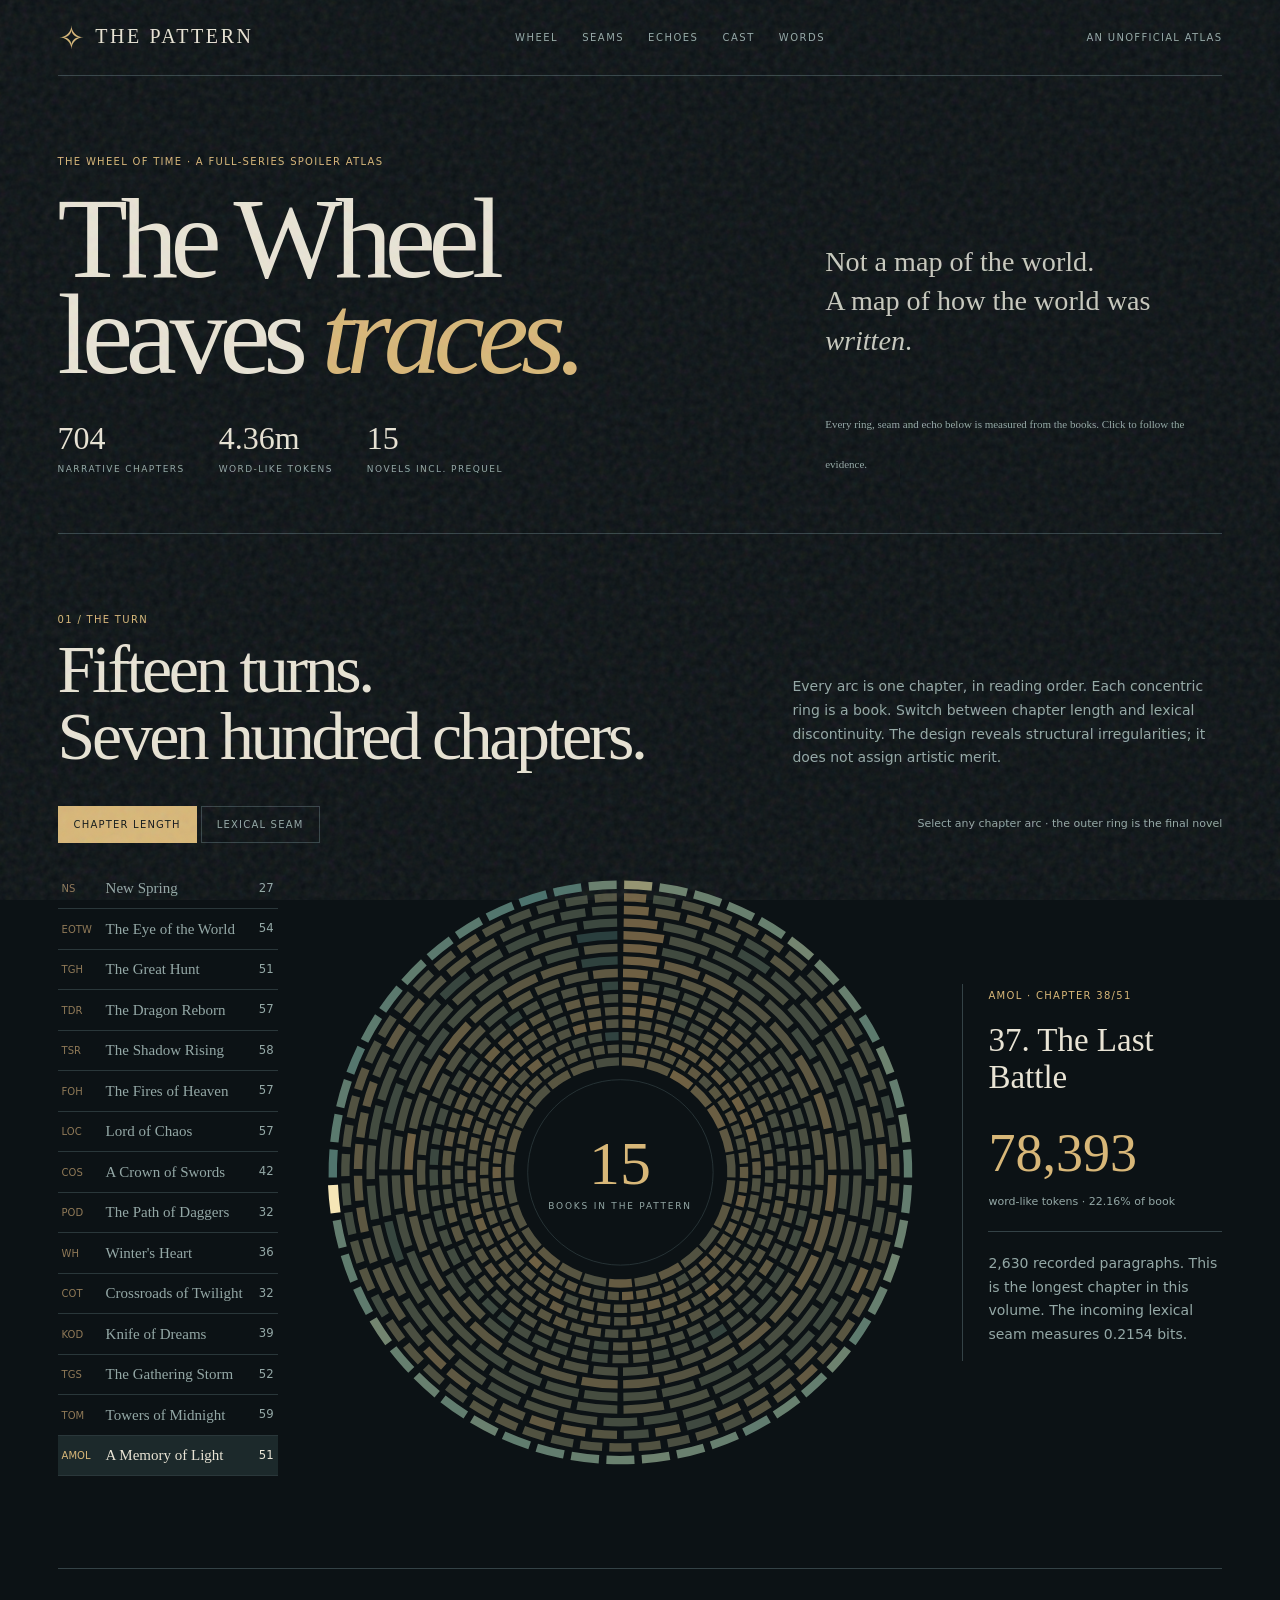
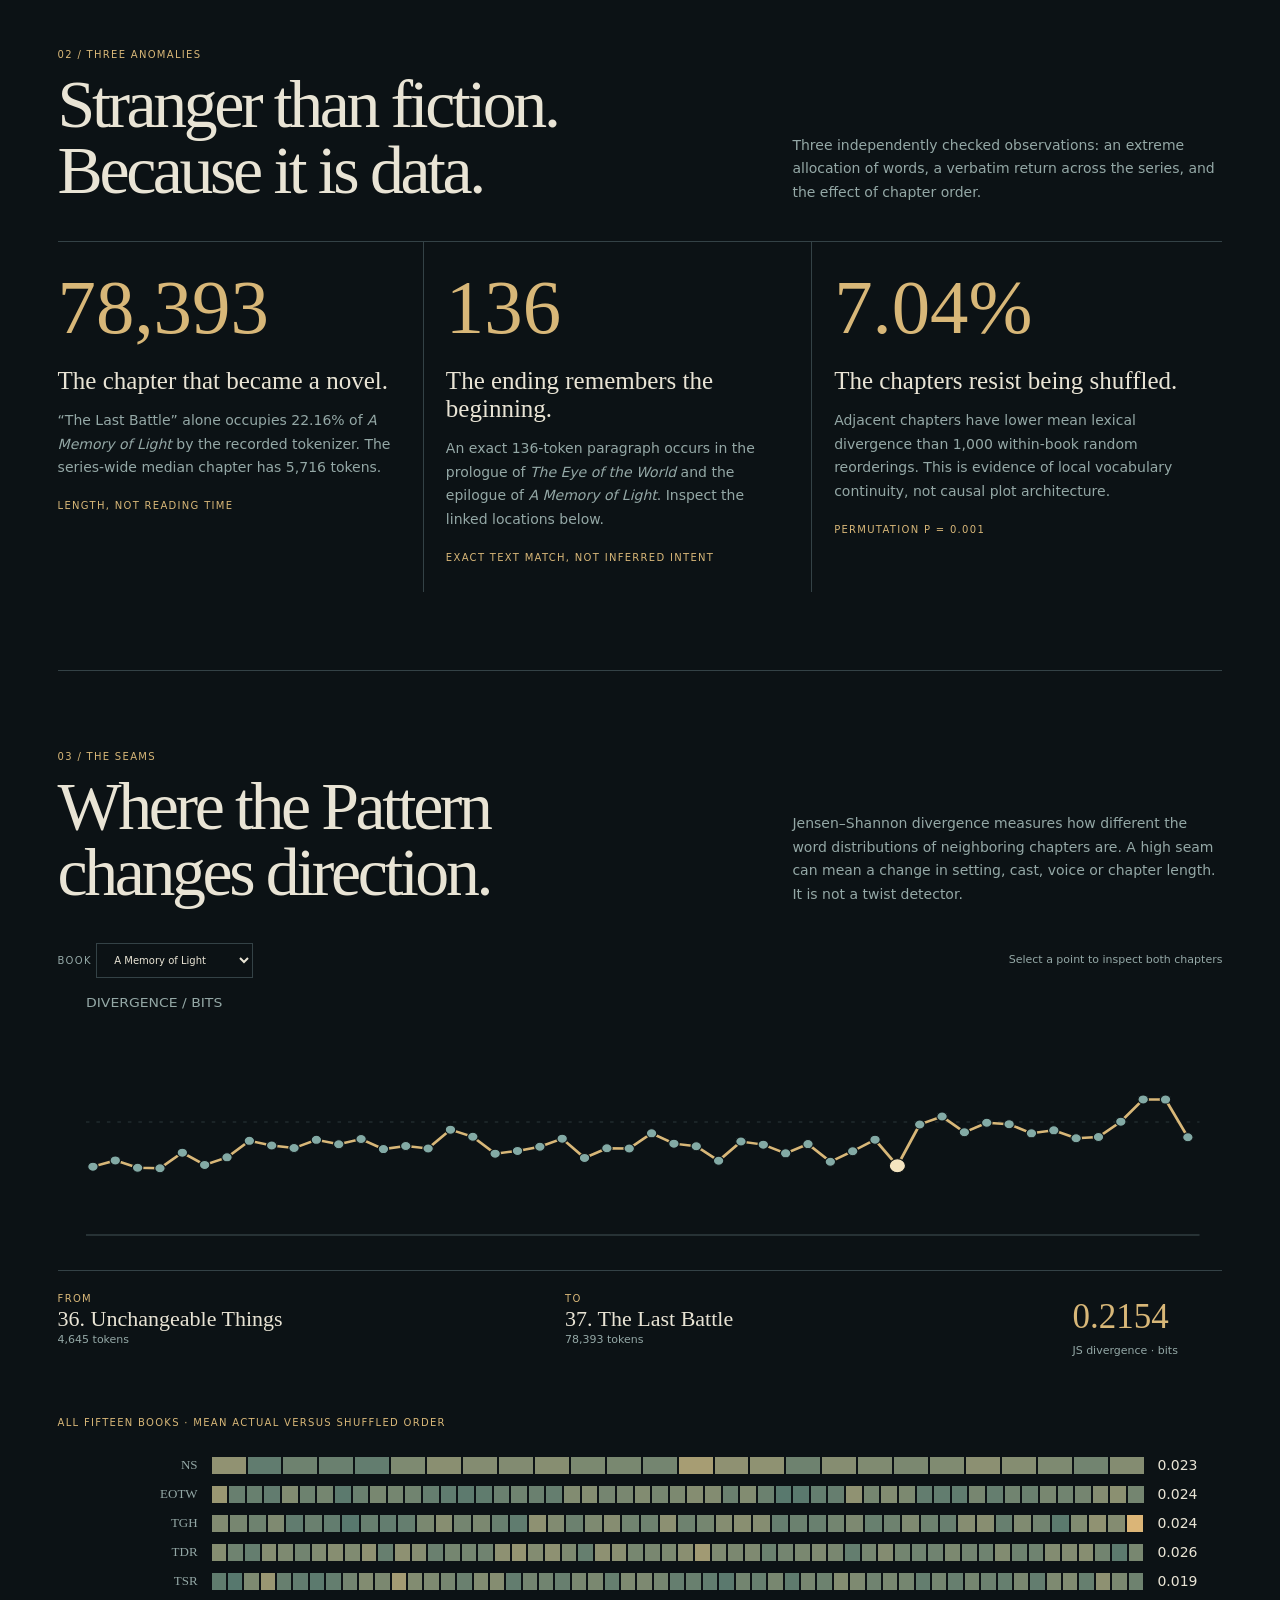
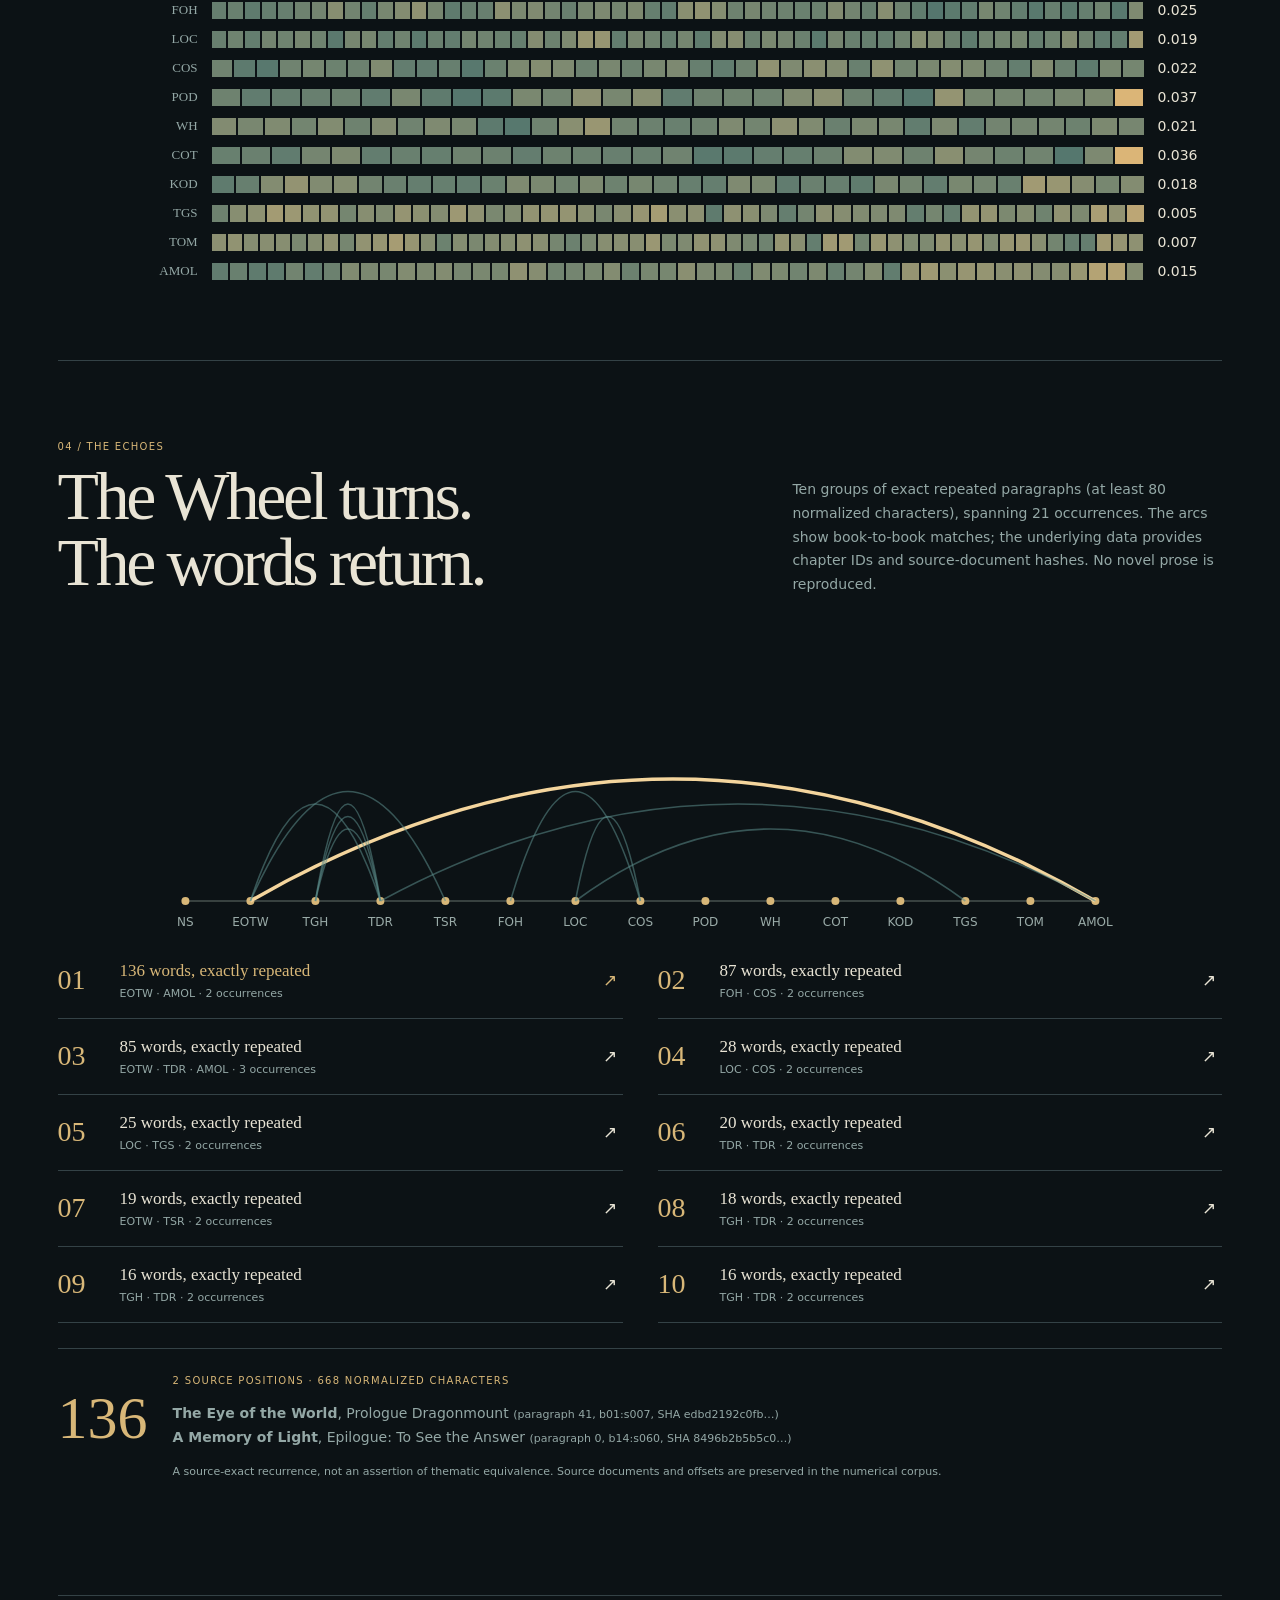
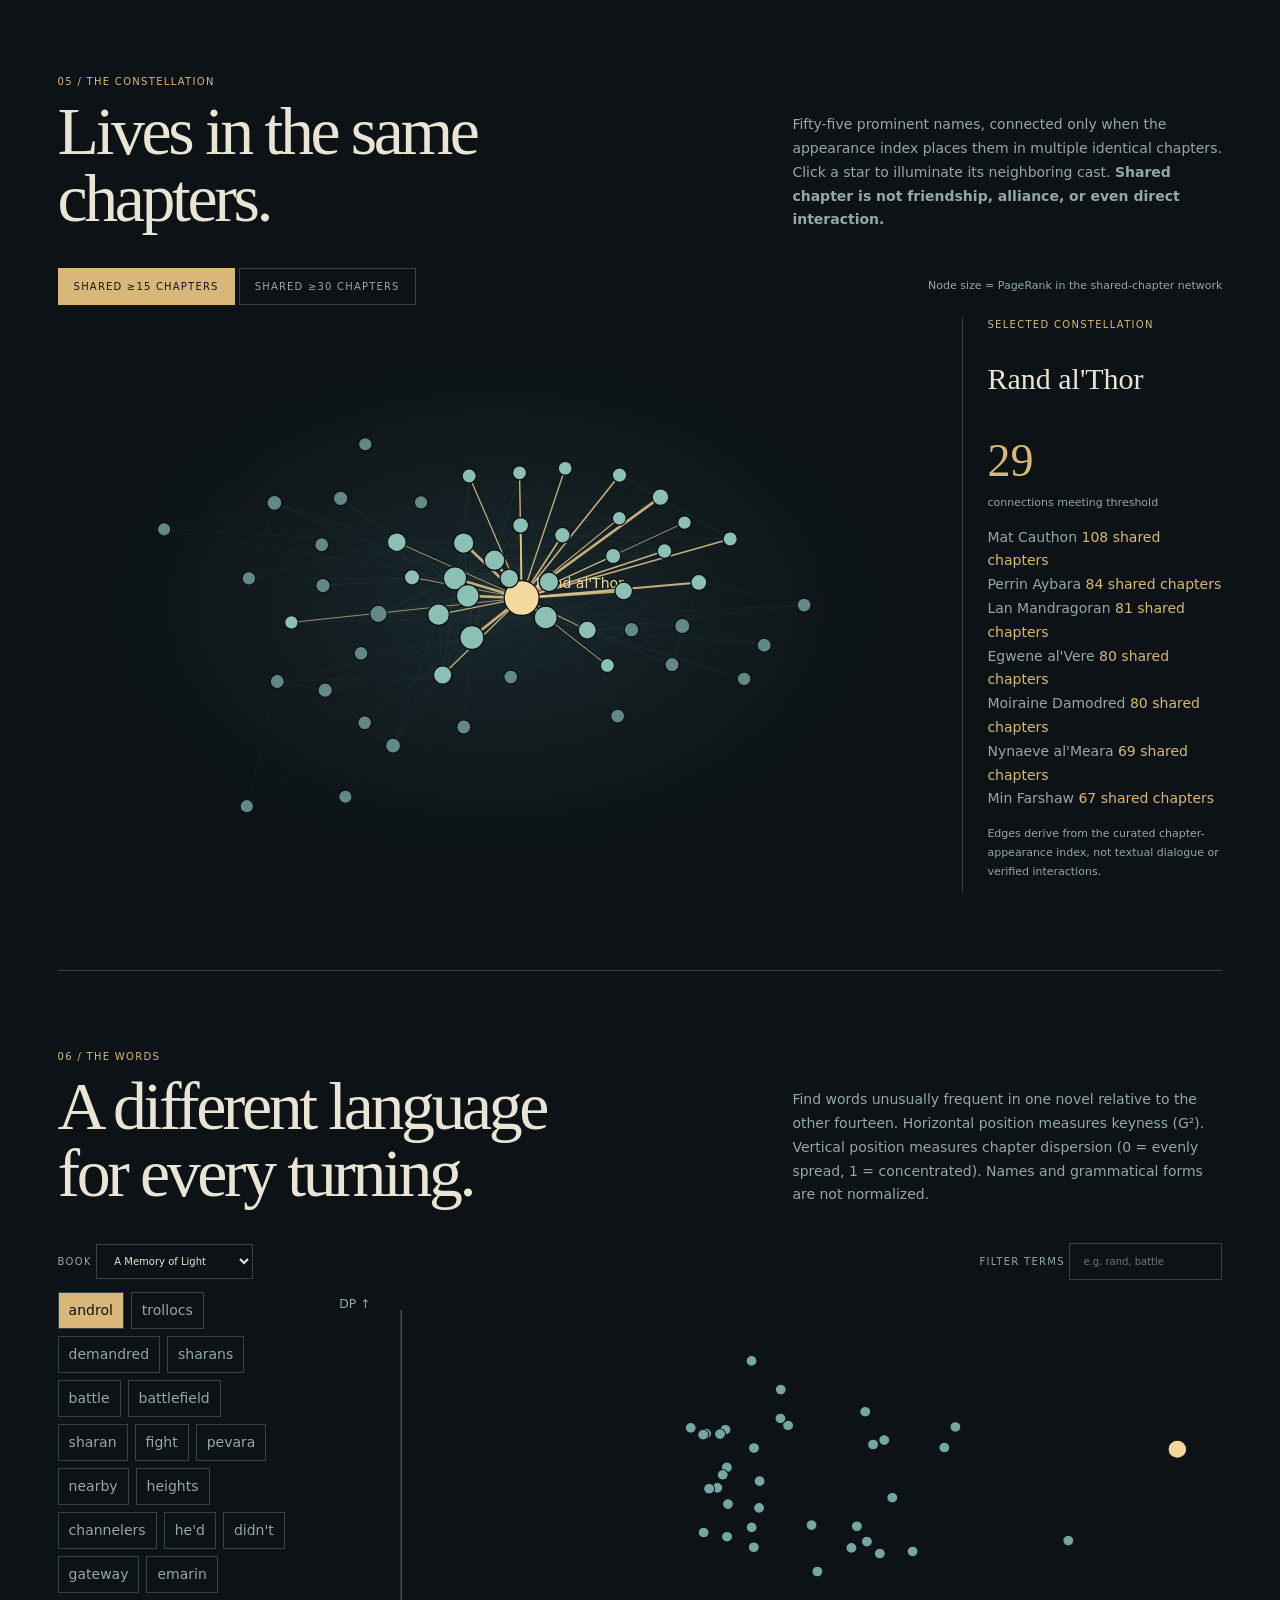
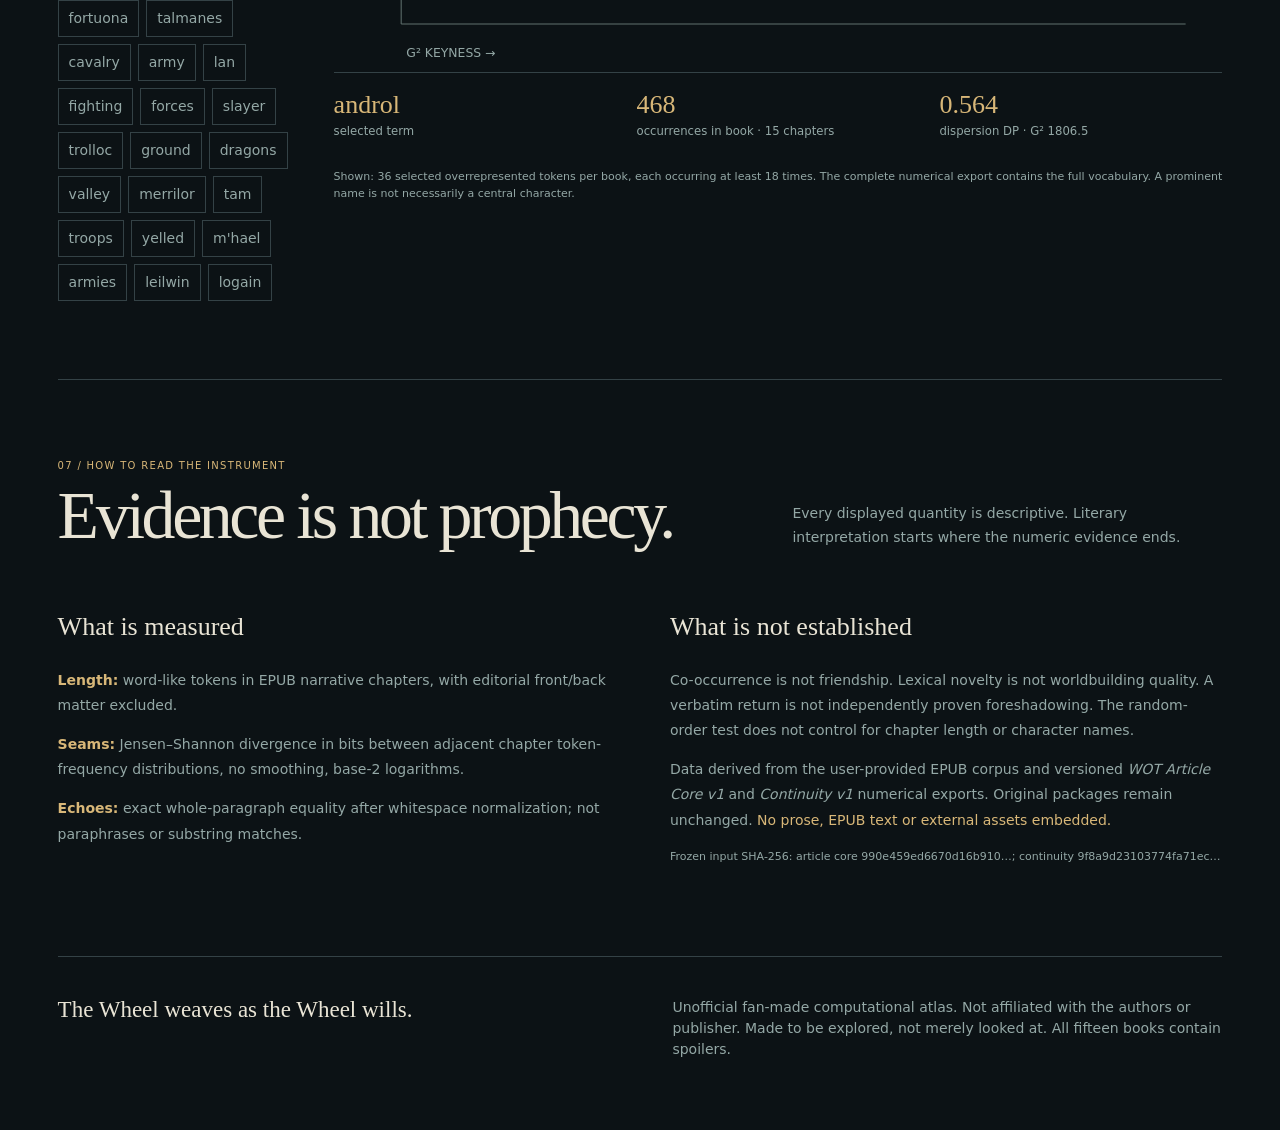
<file: explorer/index.html>
<!doctype html><html lang="en"><head><meta charset="utf-8"><meta name="viewport" content="width=device-width,initial-scale=1"><meta name="theme-color" content="#0c1215"><title>The Pattern | An atlas of the Wheel of Time</title><style>:root{--bg:#0c1215;--fg:#e9e4d5;--muted:#94a8a6;--gold:#d8b778;--line:#344246;--teal:#7ca7a4;--red:#d37960}*{box-sizing:border-box}html{scroll-behavior:smooth}body{margin:0;background:var(--bg);color:var(--fg);font:14px/1.5 system-ui,-apple-system,sans-serif}body:before{content:"";position:fixed;inset:0;pointer-events:none;opacity:.10;background-image:url("data:image/svg+xml,%3Csvg viewBox='0 0 180 180' xmlns='http://www.w3.org/2000/svg'%3E%3Cfilter id='n'%3E%3CfeTurbulence type='fractalNoise' baseFrequency='.65' numOctaves='3'/%3E%3C/filter%3E%3Crect width='100%25' height='100%25' filter='url(%23n)'/%3E%3C/svg%3E")}a{color:var(--gold)}button,select,input{font:inherit}button{cursor:pointer}button:focus-visible,select:focus-visible,input:focus-visible,a:focus-visible{outline:2px solid var(--gold);outline-offset:3px}.serif,h1,h2,h3,.number{font-family:Georgia,serif;font-weight:400}.wrap{max-width:1490px;margin:auto;padding:0 clamp(20px,4.5vw,75px)}header{height:76px;border-bottom:1px solid var(--line);display:flex;align-items:center;justify-content:space-between;gap:20px}.brand{text-decoration:none;color:var(--fg);font:20px Georgia,serif;letter-spacing:.13em}.brand i{color:var(--gold);font-size:32px;font-style:normal;vertical-align:middle;margin-right:8px}nav{display:flex;gap:24px;flex-wrap:wrap}nav a{font-size:10px;text-transform:uppercase;letter-spacing:.15em;text-decoration:none;color:var(--muted)}nav a:hover{color:var(--gold)}.tiny{font-size:10px;letter-spacing:.13em;text-transform:uppercase;color:var(--muted)}.gold{color:var(--gold)}.hero{padding:78px 0 55px;display:grid;grid-template-columns:1.3fr .7fr;gap:30px;align-items:end}.hero h1{font:400 clamp(60px,9vw,138px)/.83 Georgia,serif;letter-spacing:-.065em;margin:22px 0 0}.hero h1 em{color:var(--gold);font-weight:400}.hero p{font:clamp(20px,2.2vw,30px)/1.4 Georgia,serif;color:#c8c9be;margin:0}.stats{display:flex;gap:34px;margin-top:38px;flex-wrap:wrap}.stats b{font:32px Georgia,serif;display:block}.stats small{font-size:9px;text-transform:uppercase;letter-spacing:.16em;color:var(--muted)}.section{padding:78px 0;border-top:1px solid var(--line)}.section-head{display:grid;grid-template-columns:1fr minmax(260px,430px);gap:25px;align-items:end;margin-bottom:36px}.section h2{font:400 clamp(39px,5.3vw,77px)/.98 Georgia,serif;letter-spacing:-.05em;margin:10px 0 0}.section-head p{color:var(--muted);line-height:1.7;margin:0}.ctrl{background:transparent;color:var(--fg);border:1px solid var(--line);padding:10px 13px}.ctrl:hover{border-color:var(--gold)}.toggle{display:flex;gap:4px}.toggle button{background:none;border:1px solid var(--line);color:var(--muted);padding:10px 15px;text-transform:uppercase;letter-spacing:.12em;font-size:10px}.toggle button.on{background:var(--gold);color:#101718;border-color:var(--gold)}.toolbar{display:flex;align-items:center;justify-content:space-between;gap:15px;flex-wrap:wrap;margin-bottom:12px}.wheel-layout{display:grid;grid-template-columns:220px minmax(0,1fr) 260px;gap:25px;align-items:center}.book-list{display:flex;flex-direction:column;max-height:690px;overflow:auto}.book-item{display:grid;grid-template-columns:39px 1fr 25px;align-items:center;gap:5px;background:none;border:0;border-bottom:1px solid #2a373a;color:var(--muted);text-align:left;padding:11px 4px}.book-item b{color:#8f7957;font-size:10px;font-weight:400}.book-item span{font:15px Georgia,serif}.book-item small{text-align:right}.book-item:hover,.book-item.on{background:#1c292b;color:var(--fg)}.book-item.on b{color:var(--gold)}.wheel-wrap{position:relative;max-width:760px;margin:auto;width:100%}.wheel-wrap svg{width:100%;display:block}.wheel-arc{cursor:pointer;transition:opacity .12s}.wheel-arc:hover{opacity:1!important}.wheel-center{position:absolute;top:50%;left:50%;transform:translate(-50%,-50%);text-align:center;pointer-events:none}.wheel-center b{font:62px Georgia,serif;color:var(--gold);display:block;line-height:1}.wheel-center small{font-size:9px;text-transform:uppercase;letter-spacing:.2em;color:var(--muted)}.detail{border-left:1px solid var(--line);padding-left:25px}.detail h3{font:33px/1.12 Georgia,serif;margin:17px 0}.detail p{color:var(--muted);line-height:1.7}.detail .number{font-size:54px;color:var(--gold)}.detail hr{border:0;border-top:1px solid var(--line);margin:20px 0}.features{display:grid;grid-template-columns:repeat(3,1fr);border-top:1px solid var(--line)}.feature{padding:28px 22px 25px 0;margin-right:22px;border-right:1px solid var(--line)}.feature:last-child{border:0;margin:0}.feature .number{font-size:clamp(48px,6vw,84px);color:var(--gold);line-height:1}.feature h3{font:25px Georgia,serif;margin:20px 0 10px}.feature p{color:var(--muted);line-height:1.7}.plot{width:100%;display:block;height:280px}.seam-detail{border-top:1px solid var(--line);display:grid;grid-template-columns:1fr 1fr 150px;gap:20px;padding:20px 0}.seam-detail strong{font:22px Georgia,serif}.seam-detail .number{font-size:35px;color:var(--gold)}.heat{display:grid;grid-template-columns:140px 1fr 65px;gap:8px 14px;align-items:center;margin-top:25px}.heat .label{text-align:right;font:13px Georgia,serif;color:var(--muted)}.strip{display:flex;gap:2px;height:17px}.strip span{flex:1;min-width:1px;cursor:pointer}.strip span:hover{transform:scaleY(1.5)}.echo-map{width:100%;height:310px;display:block}.echo-list{display:grid;grid-template-columns:1fr 1fr;gap:0 35px}.echo-row{display:grid;grid-template-columns:52px 1fr 20px;gap:10px;align-items:center;text-align:left;background:none;border:0;border-bottom:1px solid var(--line);color:var(--fg);padding:18px 0}.echo-row b{font:28px Georgia,serif;color:var(--gold);font-weight:400}.echo-row span{font:17px Georgia,serif}.echo-row small{display:block;color:var(--muted);font:11px system-ui;margin-top:5px}.echo-row.on,.echo-row:hover{color:var(--gold)}.echo-detail{border-top:1px solid var(--line);margin-top:25px;padding:24px 0;display:flex;gap:25px}.echo-detail .number{font-size:60px;color:var(--gold)}.echo-detail p{line-height:1.7;color:var(--muted)}.lex-layout{display:grid;grid-template-columns:240px 1fr;gap:36px}.words{display:flex;gap:7px;flex-wrap:wrap;align-content:start}.chip{border:1px solid var(--line);background:none;color:var(--muted);padding:7px 10px}.chip.on,.chip:hover{background:var(--gold);color:var(--bg)}.lexplot{width:100%;height:380px;display:block}.lexstats{display:grid;grid-template-columns:repeat(3,1fr);gap:20px;border-top:1px solid var(--line);padding:17px 0}.lexstats b{font:26px Georgia,serif;color:var(--gold);display:block}.lexstats small{color:var(--muted)}.method{display:grid;grid-template-columns:1fr 1fr;gap:60px}.method h3{font:26px Georgia,serif}.method p{color:var(--muted);line-height:1.8}footer{padding:40px 0 70px;display:flex;justify-content:space-between;gap:25px;border-top:1px solid var(--line)}footer strong{font:23px Georgia,serif}footer p{color:var(--muted);max-width:550px;margin:0}.sub{font-size:11px;color:var(--muted)}@media(max-width:1050px){.wheel-layout{grid-template-columns:170px minmax(0,1fr)}.detail{grid-column:1/-1;border:0;border-top:1px solid var(--line);padding:15px 0;display:grid;grid-template-columns:1fr 1fr;gap:15px}.detail hr{display:none}.detail p{grid-column:1/-1}.book-list{max-height:540px}}@media(max-width:700px){header{height:auto;min-height:67px;gap:10px;padding:12px 0}.brand{font-size:14px}.brand i{font-size:21px}nav{gap:9px;justify-content:end}nav a{font-size:9px}.hero{grid-template-columns:1fr;padding:60px 0 42px}.hero h1{font-size:clamp(60px,16vw,105px)}.hero p{font-size:22px}.stats{gap:22px}.section{padding:55px 0}.section-head{grid-template-columns:1fr;gap:16px}.wheel-layout{grid-template-columns:1fr}.wheel-wrap{order:1}.book-list{order:2;max-height:none;flex-direction:row;overflow:auto;gap:5px}.book-item{display:block;border:1px solid var(--line);padding:8px 11px;white-space:nowrap}.book-item span,.book-item small{display:none}.detail{order:3}.detail h3{font-size:24px}.detail .number{font-size:37px}.wheel-center b{font-size:45px}.features{grid-template-columns:1fr}.feature{border:0;border-bottom:1px solid var(--line);margin:0}.seam-detail{grid-template-columns:1fr 1fr}.seam-detail>div:last-child{grid-column:1/-1}.heat{grid-template-columns:54px 1fr 45px;gap:7px}.heat .label{font-size:10px}.echo-map{height:210px}.echo-list{grid-template-columns:1fr}.lex-layout{grid-template-columns:1fr;gap:20px}.lexplot{height:310px}.method{grid-template-columns:1fr;gap:8px}footer{flex-direction:column}.plot{height:210px}}@media(prefers-reduced-motion:reduce){html{scroll-behavior:auto}*{transition:none!important}}
.cast-layout{display:grid;grid-template-columns:minmax(0,1fr) 260px;gap:30px;align-items:center}.cast-svg{width:100%;height:570px;display:block;background:radial-gradient(ellipse at center,#18272a 0%,transparent 64%)}.cast-svg circle{cursor:pointer}.cast-svg text{pointer-events:none}.cast-info{border-left:1px solid var(--line);padding-left:24px}.cast-info h3{font:30px Georgia,serif}.cast-info p{color:var(--muted);line-height:1.7}.cast-info .number{font-size:46px;color:var(--gold)}@media(max-width:700px){.cast-layout{grid-template-columns:1fr}.cast-svg{height:340px}.cast-info{border-left:0;border-top:1px solid var(--line);padding:15px 0}.cast-info h3{margin:5px 0}}
</style></head><body><div class="wrap"><header><a class="brand" href="#top"><i aria-hidden="true">✧</i>THE PATTERN</a><nav aria-label="Sections"><a href="#wheel">Wheel</a><a href="#seams">Seams</a><a href="#echoes">Echoes</a><a href="#cast">Cast</a><a href="#lexicon">Words</a></nav><span class="tiny" style="white-space:nowrap">An unofficial atlas</span></header><main id="top"><section class="hero"><div><div class="tiny gold">The Wheel of Time · a full-series spoiler atlas</div><h1>The Wheel<br>leaves <em>traces.</em></h1><div class="stats"><div><b>704</b><small>narrative chapters</small></div><div><b>4.36m</b><small>word-like tokens</small></div><div><b>15</b><small>novels incl. prequel</small></div></div></div><p>Not a map of the world.<br>A map of how the world was <i>written</i>.<br><br><span class="sub">Every ring, seam and echo below is measured from the books. Click to follow the evidence.</span></p></section>
<section class="section" id="wheel"><div class="section-head"><div><div class="tiny gold">01 / The turn</div><h2>Fifteen turns.<br>Seven hundred chapters.</h2></div><p>Every arc is one chapter, in reading order. Each concentric ring is a book. Switch between chapter length and lexical discontinuity. The design reveals structural irregularities; it does not assign artistic merit.</p></div><div class="toolbar"><div class="toggle" role="group" aria-label="Wheel metric"><button class="on" id="mode-length">Chapter length</button><button id="mode-seam">Lexical seam</button></div><span class="sub">Select any chapter arc · the outer ring is the final novel</span></div><div class="wheel-layout"><div class="book-list" id="book-list" aria-label="Select book"></div><div class="wheel-wrap"><svg id="wheel-svg" viewBox="0 0 760 760" role="img" aria-label="Interactive concentric rings of 704 chapters across 15 novels"></svg><div class="wheel-center"><b>15</b><small>books in the pattern</small></div></div><aside class="detail" id="wheel-detail" aria-live="polite"></aside></div></section>
<section class="section" id="discoveries"><div class="section-head"><div><div class="tiny gold">02 / Three anomalies</div><h2>Stranger than fiction.<br>Because it is data.</h2></div><p>Three independently checked observations: an extreme allocation of words, a verbatim return across the series, and the effect of chapter order.</p></div><div class="features"><article class="feature"><div class="number">78,393</div><h3>The chapter that became a novel.</h3><p>“The Last Battle” alone occupies 22.16% of <i>A Memory of Light</i> by the recorded tokenizer. The series-wide median chapter has 5,716 tokens.</p><span class="tiny gold">Length, not reading time</span></article><article class="feature"><div class="number">136</div><h3>The ending remembers the beginning.</h3><p>An exact 136-token paragraph occurs in the prologue of <i>The Eye of the World</i> and the epilogue of <i>A Memory of Light</i>. Inspect the linked locations below.</p><span class="tiny gold">Exact text match, not inferred intent</span></article><article class="feature"><div class="number">7.04%</div><h3>The chapters resist being shuffled.</h3><p>Adjacent chapters have lower mean lexical divergence than 1,000 within-book random reorderings. This is evidence of local vocabulary continuity, not causal plot architecture.</p><span class="tiny gold">Permutation p = 0.001</span></article></div></section>
<section class="section" id="seams"><div class="section-head"><div><div class="tiny gold">03 / The seams</div><h2>Where the Pattern<br>changes direction.</h2></div><p>Jensen–Shannon divergence measures how different the word distributions of neighboring chapters are. A high seam can mean a change in setting, cast, voice or chapter length. It is not a twist detector.</p></div><div class="toolbar"><label class="tiny" for="seam-book">Book <select class="ctrl" id="seam-book"></select></label><span class="sub">Select a point to inspect both chapters</span></div><svg class="plot" id="seam-plot" viewBox="0 0 1000 280" preserveAspectRatio="none" role="img" aria-label="Chapter-to-chapter lexical divergence line chart"></svg><div class="seam-detail" id="seam-detail" aria-live="polite"></div><div class="tiny gold" style="margin:35px 0 13px">All fifteen books · mean actual versus shuffled order</div><div class="heat" id="heat"></div></section>
<section class="section" id="echoes"><div class="section-head"><div><div class="tiny gold">04 / The echoes</div><h2>The Wheel turns.<br>The words return.</h2></div><p>Ten groups of exact repeated paragraphs (at least 80 normalized characters), spanning 21 occurrences. The arcs show book-to-book matches; the underlying data provides chapter IDs and source-document hashes. No novel prose is reproduced.</p></div><svg class="echo-map" id="echo-map" viewBox="0 0 1000 310" preserveAspectRatio="xMidYMid meet" role="img" aria-label="Connections between novels that share exact repeated paragraphs"></svg><div class="echo-list" id="echo-list"></div><div class="echo-detail" id="echo-detail" aria-live="polite"></div></section>
<section class="section" id="cast"><div class="section-head"><div><div class="tiny gold">05 / The constellation</div><h2>Lives in the same<br>chapters.</h2></div><p>Fifty-five prominent names, connected only when the appearance index places them in multiple identical chapters. Click a star to illuminate its neighboring cast. <b>Shared chapter is not friendship, alliance, or even direct interaction.</b></p></div><div class="toolbar"><div class="toggle" role="group" aria-label="Connection strength"><button class="on" id="cast-wide">Shared ≥15 chapters</button><button id="cast-strong">Shared ≥30 chapters</button></div><span class="sub">Node size = PageRank in the shared-chapter network</span></div><div class="cast-layout"><svg class="cast-svg" id="cast-svg" viewBox="0 0 1000 570" role="img" aria-label="Interactive cast coappearance network"></svg><aside class="cast-info" id="cast-info" aria-live="polite"></aside></div></section><section class="section" id="lexicon"><div class="section-head"><div><div class="tiny gold">06 / The words</div><h2>A different language<br>for every turning.</h2></div><p>Find words unusually frequent in one novel relative to the other fourteen. Horizontal position measures keyness (G²). Vertical position measures chapter dispersion (0 = evenly spread, 1 = concentrated). Names and grammatical forms are not normalized.</p></div><div class="toolbar"><label class="tiny" for="lex-book">Book <select class="ctrl" id="lex-book"></select></label><label class="tiny" for="lex-search">Filter terms <input class="ctrl" id="lex-search" placeholder="e.g. rand, battle" type="search"></label></div><div class="lex-layout"><div class="words" id="word-list"></div><div><svg class="lexplot" id="lex-plot" viewBox="0 0 860 380" preserveAspectRatio="none" role="img" aria-label="Keyness versus dispersion scatter plot"></svg><div class="lexstats" id="lex-detail" aria-live="polite"></div><p class="sub">Shown: 36 selected overrepresented tokens per book, each occurring at least 18 times. The complete numerical export contains the full vocabulary. A prominent name is not necessarily a central character.</p></div></div></section>
<section class="section" id="methods"><div class="section-head"><div><div class="tiny gold">07 / How to read the instrument</div><h2>Evidence is not prophecy.</h2></div><p>Every displayed quantity is descriptive. Literary interpretation starts where the numeric evidence ends.</p></div><div class="method"><div><h3>What is measured</h3><p><b class="gold">Length:</b> word-like tokens in EPUB narrative chapters, with editorial front/back matter excluded.</p><p><b class="gold">Seams:</b> Jensen–Shannon divergence in bits between adjacent chapter token-frequency distributions, no smoothing, base-2 logarithms.</p><p><b class="gold">Echoes:</b> exact whole-paragraph equality after whitespace normalization; not paraphrases or substring matches.</p></div><div><h3>What is not established</h3><p>Co-occurrence is not friendship. Lexical novelty is not worldbuilding quality. A verbatim return is not independently proven foreshadowing. The random-order test does not control for chapter length or character names.</p><p>Data derived from the user-provided EPUB corpus and versioned <i>WOT Article Core v1</i> and <i>Continuity v1</i> numerical exports. Original packages remain unchanged. <span class="gold">No prose, EPUB text or external assets embedded.</span></p><p class="sub" id="provenance"></p></div></div></section></main><footer><strong>The Wheel weaves as the Wheel wills.</strong><p>Unofficial fan-made computational atlas. Not affiliated with the authors or publisher. Made to be explored, not merely looked at. All fifteen books contain spoilers.</p></footer></div><script id="atlas-data" type="application/json">{"books":[{"id":0,"title":"New Spring","short":"NS","words":121862,"chapters":27},{"id":1,"title":"The Eye of the World","short":"EOTW","words":300200,"chapters":54},{"id":2,"title":"The Great Hunt","short":"TGH","words":260161,"chapters":51},{"id":3,"title":"The Dragon Reborn","short":"TDR","words":243483,"chapters":57},{"id":4,"title":"The Shadow Rising","short":"TSR","words":385116,"chapters":58},{"id":5,"title":"The Fires of Heaven","short":"FOH","words":345791,"chapters":57},{"id":6,"title":"Lord of Chaos","short":"LOC","words":395047,"chapters":57},{"id":7,"title":"A Crown of Swords","short":"COS","words":287595,"chapters":42},{"id":8,"title":"The Path of Daggers","short":"POD","words":222844,"chapters":32},{"id":9,"title":"Winter's Heart","short":"WH","words":238791,"chapters":36},{"id":10,"title":"Crossroads of Twilight","short":"COT","words":264692,"chapters":32},{"id":11,"title":"Knife of Dreams","short":"KOD","words":314126,"chapters":39},{"id":12,"title":"The Gathering Storm","short":"TGS","words":295476,"chapters":52},{"id":13,"title":"Towers of Midnight","short":"TOM","words":326474,"chapters":59},{"id":14,"title":"A Memory of Light","short":"AMOL","words":353730,"chapters":51}],"chapters":[{"id":"b00:c1","b":0,"i":0,"label":"1 The Hook","n":5676,"p":60},{"id":"b00:c2","b":0,"i":1,"label":"2 A Wish Fulfilled","n":4951,"p":51},{"id":"b00:c3","b":0,"i":2,"label":"3 Practice","n":8710,"p":100},{"id":"b00:c4","b":0,"i":3,"label":"4 Leaving the Tower","n":6073,"p":58},{"id":"b00:c5","b":0,"i":4,"label":"5 The Human Heart","n":7960,"p":121},{"id":"b00:c6","b":0,"i":5,"label":"6 Surprises","n":5466,"p":80},{"id":"b00:c7","b":0,"i":6,"label":"7 The Itch","n":3307,"p":46},{"id":"b00:c8","b":0,"i":7,"label":"8 Shreds of Serenity","n":4264,"p":61},{"id":"b00:c9","b":0,"i":8,"label":"9 It Begins","n":4875,"p":58},{"id":"b00:c10","b":0,"i":9,"label":"10 It Finishes","n":2570,"p":40},{"id":"b00:c11","b":0,"i":10,"label":"11 Just Before Dawn","n":3299,"p":50},{"id":"b00:c12","b":0,"i":11,"label":"12 Entering Home","n":5446,"p":79},{"id":"b00:c13","b":0,"i":12,"label":"13 Business in the City","n":3734,"p":46},{"id":"b00:c14","b":0,"i":13,"label":"14 Changes","n":6547,"p":68},{"id":"b00:c15","b":0,"i":14,"label":"15 Into Canluum","n":2803,"p":37},{"id":"b00:c16","b":0,"i":15,"label":"16 The Deeps","n":4302,"p":53},{"id":"b00:c17","b":0,"i":16,"label":"17 An Arrival","n":5127,"p":64},{"id":"b00:c18","b":0,"i":17,"label":"18 A Narrow Passage","n":3741,"p":42},{"id":"b00:c19","b":0,"i":18,"label":"19 Pond Water","n":3728,"p":49},{"id":"b00:c20","b":0,"i":19,"label":"20 Breakfast in Manala","n":2895,"p":45},{"id":"b00:c21","b":0,"i":20,"label":"21 Some Tricks of the Power","n":4314,"p":58},{"id":"b00:c22","b":0,"i":21,"label":"22 Keeping Custom","n":5117,"p":73},{"id":"b00:c23","b":0,"i":22,"label":"23 The Evening Star","n":3514,"p":51},{"id":"b00:c24","b":0,"i":23,"label":"24 Making Use of Invisibility","n":2902,"p":44},{"id":"b00:c25","b":0,"i":24,"label":"25 An Answer","n":4505,"p":60},{"id":"b00:c26","b":0,"i":25,"label":"26 When to Surrender","n":4001,"p":58},{"id":"b00:cEpilogue","b":0,"i":26,"label":"Epilogue","n":2035,"p":31},{"id":"b01:cPrologue","b":1,"i":0,"label":"Prologue Dragonmount","n":2616,"p":41},{"id":"b01:c1","b":1,"i":1,"label":"1 An Empty Road","n":7162,"p":128},{"id":"b01:c2","b":1,"i":2,"label":"2 Strangers","n":4962,"p":107},{"id":"b01:c3","b":1,"i":3,"label":"3 The Peddler","n":5255,"p":134},{"id":"b01:c4","b":1,"i":4,"label":"4 The Gleeman","n":5962,"p":121},{"id":"b01:c5","b":1,"i":5,"label":"5 Winternight","n":7122,"p":113},{"id":"b01:c6","b":1,"i":6,"label":"6 The Westwood","n":3411,"p":49},{"id":"b01:c7","b":1,"i":7,"label":"7 Out of the Woods","n":5682,"p":99},{"id":"b01:c8","b":1,"i":8,"label":"8 A Place of Safety","n":5933,"p":124},{"id":"b01:c9","b":1,"i":9,"label":"9 Tellings of the Wheel","n":6929,"p":111},{"id":"b01:c10","b":1,"i":10,"label":"10 Leavetaking","n":4048,"p":101},{"id":"b01:c11","b":1,"i":11,"label":"11 The Road to Taren Ferry","n":3568,"p":68},{"id":"b01:c12","b":1,"i":12,"label":"12 Across the Taren","n":5262,"p":94},{"id":"b01:c13","b":1,"i":13,"label":"13 Choices","n":7307,"p":149},{"id":"b01:c14","b":1,"i":14,"label":"14 The Stag and Lion","n":5890,"p":110},{"id":"b01:c15","b":1,"i":15,"label":"15 Strangers and Friends","n":9062,"p":201},{"id":"b01:c16","b":1,"i":16,"label":"16 The Wisdom","n":4247,"p":96},{"id":"b01:c17","b":1,"i":17,"label":"17 Watchers and Hunters","n":6563,"p":148},{"id":"b01:c18","b":1,"i":18,"label":"18 The Caemlyn Road","n":5531,"p":126},{"id":"b01:c19","b":1,"i":19,"label":"19 Shadow’s Waiting","n":7093,"p":164},{"id":"b01:c20","b":1,"i":20,"label":"20 Dust on the Wind","n":7628,"p":152},{"id":"b01:c21","b":1,"i":21,"label":"21 Listen to the Wind","n":5127,"p":83},{"id":"b01:c22","b":1,"i":22,"label":"22 A Path Chosen","n":2184,"p":45},{"id":"b01:c23","b":1,"i":23,"label":"23 Wolfbrother","n":5822,"p":115},{"id":"b01:c24","b":1,"i":24,"label":"24 Flight Down the Arinelle","n":5335,"p":87},{"id":"b01:c25","b":1,"i":25,"label":"25 The Traveling People","n":6142,"p":129},{"id":"b01:c26","b":1,"i":26,"label":"26 Whitebridge","n":8979,"p":175},{"id":"b01:c27","b":1,"i":27,"label":"27 Shelter From the Storm","n":4919,"p":84},{"id":"b01:c28","b":1,"i":28,"label":"28 Footprints in Air","n":3163,"p":59},{"id":"b01:c29","b":1,"i":29,"label":"29 Eyes Without Pity","n":6184,"p":107},{"id":"b01:c30","b":1,"i":30,"label":"30 Children of Shadow","n":6406,"p":122},{"id":"b01:c31","b":1,"i":31,"label":"31 Play for Your Supper","n":4544,"p":68},{"id":"b01:c32","b":1,"i":32,"label":"32 Four Kings in Shadow","n":7977,"p":141},{"id":"b01:c33","b":1,"i":33,"label":"33 The Dark Waits","n":10414,"p":215},{"id":"b01:c34","b":1,"i":34,"label":"34 The Last Village","n":5931,"p":113},{"id":"b01:c35","b":1,"i":35,"label":"35 Caemlyn","n":5353,"p":99},{"id":"b01:c36","b":1,"i":36,"label":"36 Web of the Pattern","n":5725,"p":108},{"id":"b01:c37","b":1,"i":37,"label":"37 The Long Chase","n":3238,"p":57},{"id":"b01:c38","b":1,"i":38,"label":"38 Rescue","n":5934,"p":120},{"id":"b01:c39","b":1,"i":39,"label":"39 Weaving of the Web","n":4472,"p":64},{"id":"b01:c40","b":1,"i":40,"label":"40 The Web Tightens","n":9548,"p":201},{"id":"b01:c41","b":1,"i":41,"label":"41 Old Friends and New Threats","n":5812,"p":128},{"id":"b01:c42","b":1,"i":42,"label":"42 Remembrance of Dreams","n":4720,"p":91},{"id":"b01:c43","b":1,"i":43,"label":"43 Decisions and Apparitions","n":4901,"p":103},{"id":"b01:c44","b":1,"i":44,"label":"44 The Dark Along the Ways","n":5314,"p":88},{"id":"b01:c45","b":1,"i":45,"label":"45 What Follows in Shadow","n":5564,"p":126},{"id":"b01:c46","b":1,"i":46,"label":"46 Fal Dara","n":6749,"p":146},{"id":"b01:c47","b":1,"i":47,"label":"47 More Tales of the Wheel","n":5169,"p":77},{"id":"b01:c48","b":1,"i":48,"label":"48 The Blight","n":4587,"p":85},{"id":"b01:c49","b":1,"i":49,"label":"49 The Dark One Stirs","n":3481,"p":74},{"id":"b01:c50","b":1,"i":50,"label":"50 Meetings at the Eye","n":4544,"p":79},{"id":"b01:c51","b":1,"i":51,"label":"51 Against the Shadow","n":3512,"p":66},{"id":"b01:c52","b":1,"i":52,"label":"52 There Is Neither Beginning Nor End","n":3877,"p":80},{"id":"b01:c53","b":1,"i":53,"label":"53 The Wheel Turns","n":3340,"p":82},{"id":"b02:cPrologue","b":2,"i":0,"label":"Prologue: In the Shadow","n":5313,"p":84},{"id":"b02:c1","b":2,"i":1,"label":"1 The Flame of Tar Valon","n":4201,"p":61},{"id":"b02:c2","b":2,"i":2,"label":"2 The Welcome","n":4551,"p":78},{"id":"b02:c3","b":2,"i":3,"label":"3 Friends and Enemies","n":8431,"p":141},{"id":"b02:c4","b":2,"i":4,"label":"4 Summoned","n":6434,"p":84},{"id":"b02:c5","b":2,"i":5,"label":"5 The Shadow in Shienar","n":7707,"p":138},{"id":"b02:c6","b":2,"i":6,"label":"6 Dark Prophecy","n":7265,"p":175},{"id":"b02:c7","b":2,"i":7,"label":"7 Blood Calls Blood","n":6921,"p":155},{"id":"b02:c8","b":2,"i":8,"label":"8 The Dragon Reborn","n":9569,"p":187},{"id":"b02:c9","b":2,"i":9,"label":"9 Leavetakings","n":8153,"p":163},{"id":"b02:c10","b":2,"i":10,"label":"10 The Hunt Begins","n":8586,"p":181},{"id":"b02:c11","b":2,"i":11,"label":"11 Glimmers of the Pattern","n":4533,"p":74},{"id":"b02:c12","b":2,"i":12,"label":"12 Woven in the Pattern","n":5897,"p":90},{"id":"b02:c13","b":2,"i":13,"label":"13 From Stone to Stone","n":3282,"p":58},{"id":"b02:c14","b":2,"i":14,"label":"14 Wolfbrother","n":3467,"p":69},{"id":"b02:c15","b":2,"i":15,"label":"15 Kinslayer","n":4728,"p":82},{"id":"b02:c16","b":2,"i":16,"label":"16 In the Mirror of Darkness","n":6406,"p":137},{"id":"b02:c17","b":2,"i":17,"label":"17 Choices","n":3109,"p":67},{"id":"b02:c18","b":2,"i":18,"label":"18 To the White Tower","n":4665,"p":92},{"id":"b02:c19","b":2,"i":19,"label":"19 Beneath the Dagger","n":5496,"p":119},{"id":"b02:c20","b":2,"i":20,"label":"20 Saidin","n":2676,"p":69},{"id":"b02:c21","b":2,"i":21,"label":"21 The Nine Rings","n":4394,"p":107},{"id":"b02:c22","b":2,"i":22,"label":"22 Watchers","n":5354,"p":89},{"id":"b02:c23","b":2,"i":23,"label":"23 The Testing","n":7749,"p":183},{"id":"b02:c24","b":2,"i":24,"label":"24 New Friends and Old Enemies","n":4413,"p":110},{"id":"b02:c25","b":2,"i":25,"label":"25 Cairhien","n":4583,"p":87},{"id":"b02:c26","b":2,"i":26,"label":"26 Discord","n":4926,"p":118},{"id":"b02:c27","b":2,"i":27,"label":"27 The Shadow in the Night.","n":5071,"p":121},{"id":"b02:c28","b":2,"i":28,"label":"28 A New Thread in the Pattern.","n":2690,"p":63},{"id":"b02:c29","b":2,"i":29,"label":"29 Seanchan","n":7182,"p":131},{"id":"b02:c30","b":2,"i":30,"label":"30 Daes Dae’mar","n":4507,"p":108},{"id":"b02:c31","b":2,"i":31,"label":"31 On the Scent","n":4816,"p":100},{"id":"b02:c32","b":2,"i":32,"label":"32 Dangerous Words","n":4079,"p":80},{"id":"b02:c33","b":2,"i":33,"label":"33 A Message from the Dark","n":5830,"p":123},{"id":"b02:c34","b":2,"i":34,"label":"34 The Wheel Weaves","n":6037,"p":100},{"id":"b02:c35","b":2,"i":35,"label":"35 Stedding Tsofu","n":4872,"p":88},{"id":"b02:c36","b":2,"i":36,"label":"36 Among the Elders","n":3493,"p":75},{"id":"b02:c37","b":2,"i":37,"label":"37 What Might Be","n":4942,"p":89},{"id":"b02:c38","b":2,"i":38,"label":"38 Practice","n":4833,"p":107},{"id":"b02:c39","b":2,"i":39,"label":"39 Flight from the White Tower","n":5284,"p":98},{"id":"b02:c40","b":2,"i":40,"label":"40 Damane","n":6676,"p":115},{"id":"b02:c41","b":2,"i":41,"label":"41 Disagreements","n":3428,"p":69},{"id":"b02:c42","b":2,"i":42,"label":"42 Falme","n":4658,"p":62},{"id":"b02:c43","b":2,"i":43,"label":"43 A Plan","n":3355,"p":58},{"id":"b02:c44","b":2,"i":44,"label":"44 Five Will Ride Forth","n":3737,"p":79},{"id":"b02:c45","b":2,"i":45,"label":"45 Blademaster","n":8043,"p":181},{"id":"b02:c46","b":2,"i":46,"label":"46 To Come Out of the Shadow","n":5091,"p":109},{"id":"b02:c47","b":2,"i":47,"label":"47 The Grave Is No Bar to My Call","n":4098,"p":94},{"id":"b02:c48","b":2,"i":48,"label":"48 First Claiming","n":1952,"p":32},{"id":"b02:c49","b":2,"i":49,"label":"49 What Was Meant to Be","n":2382,"p":57},{"id":"b02:c50","b":2,"i":50,"label":"50 After","n":296,"p":8},{"id":"b03:cPrologue","b":3,"i":0,"label":"Prologue: Fortress of the Light","n":6751,"p":129},{"id":"b03:c1","b":3,"i":1,"label":"1 Waiting","n":4111,"p":68},{"id":"b03:c2","b":3,"i":2,"label":"2 Saidin","n":4741,"p":108},{"id":"b03:c3","b":3,"i":3,"label":"3 News from the Plain","n":3529,"p":67},{"id":"b03:c4","b":3,"i":4,"label":"4 Shadows Sleeping","n":2978,"p":67},{"id":"b03:c5","b":3,"i":5,"label":"5 Nightmares Walking","n":4872,"p":91},{"id":"b03:c6","b":3,"i":6,"label":"6 The Hunt Begins","n":5398,"p":124},{"id":"b03:c7","b":3,"i":7,"label":"7 The Way Out of the Mountains","n":2123,"p":39},{"id":"b03:c8","b":3,"i":8,"label":"8 Jarra","n":5512,"p":121},{"id":"b03:c9","b":3,"i":9,"label":"9 Wolf Dreams","n":2778,"p":76},{"id":"b03:c10","b":3,"i":10,"label":"10 Secrets","n":5442,"p":97},{"id":"b03:c11","b":3,"i":11,"label":"11 Tar Valon","n":3964,"p":70},{"id":"b03:c12","b":3,"i":12,"label":"12 The Amyrlin Seat","n":2088,"p":41},{"id":"b03:c13","b":3,"i":13,"label":"13 Punishments","n":4486,"p":84},{"id":"b03:c14","b":3,"i":14,"label":"14 The Bite of the Thorns","n":2755,"p":54},{"id":"b03:c15","b":3,"i":15,"label":"15 The Gray Man","n":3175,"p":66},{"id":"b03:c16","b":3,"i":16,"label":"16 Hunters Three","n":3233,"p":76},{"id":"b03:c17","b":3,"i":17,"label":"17 The Red Sister","n":2294,"p":51},{"id":"b03:c18","b":3,"i":18,"label":"18 Healing","n":2341,"p":48},{"id":"b03:c19","b":3,"i":19,"label":"19 Awakening","n":2760,"p":42},{"id":"b03:c20","b":3,"i":20,"label":"20 Visitations","n":4743,"p":95},{"id":"b03:c21","b":3,"i":21,"label":"21 A World of Dreams","n":2778,"p":41},{"id":"b03:c22","b":3,"i":22,"label":"22 The Price of the Ring","n":8342,"p":229},{"id":"b03:c23","b":3,"i":23,"label":"23 Sealed","n":3096,"p":56},{"id":"b03:c24","b":3,"i":24,"label":"24 Scouting and Discoveries","n":5320,"p":105},{"id":"b03:c25","b":3,"i":25,"label":"25 Questions","n":4017,"p":72},{"id":"b03:c26","b":3,"i":26,"label":"26 Behind a Lock","n":2709,"p":61},{"id":"b03:c27","b":3,"i":27,"label":"27 Tel’aran’rhiod","n":5580,"p":115},{"id":"b03:c28","b":3,"i":28,"label":"28 A Way Out","n":2689,"p":62},{"id":"b03:c29","b":3,"i":29,"label":"29 A Trap to Spring","n":3400,"p":59},{"id":"b03:c30","b":3,"i":30,"label":"30 The First Toss","n":4191,"p":76},{"id":"b03:c31","b":3,"i":31,"label":"31 The Woman of Tanchico","n":2683,"p":51},{"id":"b03:c32","b":3,"i":32,"label":"32 The First Ship","n":6063,"p":100},{"id":"b03:c33","b":3,"i":33,"label":"33 Within the Weave","n":4452,"p":69},{"id":"b03:c34","b":3,"i":34,"label":"34 A Different Dance","n":4157,"p":77},{"id":"b03:c35","b":3,"i":35,"label":"35 The Falcon","n":3225,"p":62},{"id":"b03:c36","b":3,"i":36,"label":"36 Daughter of the Night","n":4860,"p":98},{"id":"b03:c37","b":3,"i":37,"label":"37 Fires in Cairhien","n":4026,"p":66},{"id":"b03:c38","b":3,"i":38,"label":"38 Maidens of the Spear","n":3672,"p":81},{"id":"b03:c39","b":3,"i":39,"label":"39 Threads in the Pattern","n":7595,"p":151},{"id":"b03:c40","b":3,"i":40,"label":"40 A Hero in the Night","n":5948,"p":98},{"id":"b03:c41","b":3,"i":41,"label":"41 A Hunter’s Oath","n":3028,"p":46},{"id":"b03:c42","b":3,"i":42,"label":"42 Easing the Badger","n":5637,"p":98},{"id":"b03:c43","b":3,"i":43,"label":"43 Shadowbrothers","n":2878,"p":71},{"id":"b03:c44","b":3,"i":44,"label":"44 Hunted","n":4937,"p":96},{"id":"b03:c45","b":3,"i":45,"label":"45 Caemlyn","n":3989,"p":65},{"id":"b03:c46","b":3,"i":46,"label":"46 A Message Out of the Shadow","n":4161,"p":63},{"id":"b03:c47","b":3,"i":47,"label":"47 To Race the Shadow","n":2954,"p":55},{"id":"b03:c48","b":3,"i":48,"label":"48 Following the Craft","n":6193,"p":100},{"id":"b03:c49","b":3,"i":49,"label":"49 A Storm in Tear","n":7766,"p":132},{"id":"b03:c50","b":3,"i":50,"label":"50 The Hammer","n":6178,"p":105},{"id":"b03:c51","b":3,"i":51,"label":"51 Bait for the Net","n":3499,"p":56},{"id":"b03:c52","b":3,"i":52,"label":"52 In Search of a Remedy","n":2662,"p":52},{"id":"b03:c53","b":3,"i":53,"label":"53 A Flow of the Spirit","n":2981,"p":72},{"id":"b03:c54","b":3,"i":54,"label":"54 Into the Stone","n":7334,"p":129},{"id":"b03:c55","b":3,"i":55,"label":"55 What Is Written in Prophecy","n":7410,"p":136},{"id":"b03:c56","b":3,"i":56,"label":"56 People of the Dragon","n":2999,"p":61},{"id":"b04:c1","b":4,"i":0,"label":"CHAPTER 1 - Seeds of Shadow","n":15764,"p":243},{"id":"b04:c2","b":4,"i":1,"label":"CHAPTER 2 - Whirlpools in the Pattern","n":15079,"p":266},{"id":"b04:c3","b":4,"i":2,"label":"CHAPTER 3 - Reflection","n":7297,"p":144},{"id":"b04:c4","b":4,"i":3,"label":"CHAPTER 4 - Strings","n":2678,"p":51},{"id":"b04:c5","b":4,"i":4,"label":"CHAPTER 5 - Questioners","n":3926,"p":56},{"id":"b04:c6","b":4,"i":5,"label":"CHAPTER 6 - Doorways","n":7492,"p":127},{"id":"b04:c7","b":4,"i":6,"label":"CHAPTER 7 - Playing with Fire","n":6416,"p":102},{"id":"b04:c8","b":4,"i":7,"label":"CHAPTER 8 - Hard Heads","n":5921,"p":114},{"id":"b04:c9","b":4,"i":8,"label":"CHAPTER 9 - Decisions","n":6240,"p":80},{"id":"b04:c10","b":4,"i":9,"label":"CHAPTER 10 - The Stone Stands","n":5464,"p":84},{"id":"b04:c11","b":4,"i":10,"label":"CHAPTER 11 - What Lies Hidden","n":7993,"p":106},{"id":"b04:c12","b":4,"i":11,"label":"CHAPTER 12 - Tanchico or the Tower","n":3463,"p":74},{"id":"b04:c13","b":4,"i":12,"label":"CHAPTER 13 - Rumors","n":3392,"p":58},{"id":"b04:c14","b":4,"i":13,"label":"CHAPTER 14 - Customs of Mayene","n":3348,"p":68},{"id":"b04:c15","b":4,"i":14,"label":"CHAPTER 15 - Into the Doorway","n":4673,"p":91},{"id":"b04:c16","b":4,"i":15,"label":"CHAPTER 16 - Leavetakings","n":5351,"p":122},{"id":"b04:c17","b":4,"i":16,"label":"CHAPTER 17 - Deceptions","n":8696,"p":158},{"id":"b04:c18","b":4,"i":17,"label":"CHAPTER 18 - Into the Ways","n":4349,"p":81},{"id":"b04:c19","b":4,"i":18,"label":"CHAPTER 19 - The Wavedancer","n":5719,"p":89},{"id":"b04:c20","b":4,"i":19,"label":"CHAPTER 20 - Winds Rising","n":6674,"p":109},{"id":"b04:c21","b":4,"i":20,"label":"CHAPTER 21 - Into the Heart","n":5626,"p":88},{"id":"b04:c22","b":4,"i":21,"label":"CHAPTER 22 - Out of the Stone","n":6276,"p":108},{"id":"b04:c23","b":4,"i":22,"label":"CHAPTER 23 - Beyond the Stone","n":9364,"p":204},{"id":"b04:c24","b":4,"i":23,"label":"CHAPTER 24 - Rhuidean","n":5495,"p":107},{"id":"b04:c25","b":4,"i":24,"label":"CHAPTER 25 - The Road to the Spear","n":6755,"p":130},{"id":"b04:c26","b":4,"i":25,"label":"CHAPTER 26 - The Dedicated","n":8357,"p":169},{"id":"b04:c27","b":4,"i":26,"label":"CHAPTER 27 - Within the Ways","n":4779,"p":76},{"id":"b04:c28","b":4,"i":27,"label":"CHAPTER 28 - To the Tower of Ghenjei","n":4279,"p":94},{"id":"b04:c29","b":4,"i":28,"label":"CHAPTER 29 - Homecoming","n":5806,"p":97},{"id":"b04:c30","b":4,"i":29,"label":"CHAPTER 30 - Beyond the Oak","n":4589,"p":72},{"id":"b04:c31","b":4,"i":30,"label":"CHAPTER 31 - Assurances","n":7831,"p":152},{"id":"b04:c32","b":4,"i":31,"label":"CHAPTER 32 - Questions to Be Asked","n":5833,"p":93},{"id":"b04:c33","b":4,"i":32,"label":"CHAPTER 33 - A New Weave in the Pattern","n":8928,"p":164},{"id":"b04:c34","b":4,"i":33,"label":"CHAPTER 34 - He Who Comes with the Dawn","n":7968,"p":150},{"id":"b04:c35","b":4,"i":34,"label":"CHAPTER 35 - Sharp Lessons","n":5259,"p":105},{"id":"b04:c36","b":4,"i":35,"label":"CHAPTER 36 - Misdirections","n":5113,"p":77},{"id":"b04:c37","b":4,"i":36,"label":"CHAPTER 37 - Imre Stand","n":8144,"p":139},{"id":"b04:c38","b":4,"i":37,"label":"CHAPTER 38 - Hidden Faces","n":9461,"p":151},{"id":"b04:c39","b":4,"i":38,"label":"CHAPTER 39 - A Cup of Wine","n":7435,"p":138},{"id":"b04:c40","b":4,"i":39,"label":"CHAPTER 40 - Hunter of Trollocs","n":5323,"p":88},{"id":"b04:c41","b":4,"i":40,"label":"CHAPTER 41 - Among the Tuatha’an","n":3649,"p":70},{"id":"b04:c42","b":4,"i":41,"label":"CHAPTER 42 - A Missing Leaf","n":6112,"p":130},{"id":"b04:c43","b":4,"i":42,"label":"CHAPTER 43 - Care for the Living","n":3698,"p":74},{"id":"b04:c44","b":4,"i":43,"label":"CHAPTER 44 - The Breaking Storm","n":5391,"p":96},{"id":"b04:c45","b":4,"i":44,"label":"CHAPTER 45 - The Tinker’s Sword","n":7577,"p":130},{"id":"b04:c46","b":4,"i":45,"label":"CHAPTER 46 - Veils","n":8179,"p":135},{"id":"b04:c47","b":4,"i":46,"label":"CHAPTER 47 - The Truth of a Viewing","n":10514,"p":181},{"id":"b04:c48","b":4,"i":47,"label":"CHAPTER 48 - An Offer Refused","n":5520,"p":81},{"id":"b04:c49","b":4,"i":48,"label":"CHAPTER 49 - Cold Rocks Hold","n":6021,"p":95},{"id":"b04:c50","b":4,"i":49,"label":"CHAPTER 50 - Traps","n":6850,"p":133},{"id":"b04:c51","b":4,"i":50,"label":"CHAPTER 51 - Revelations in Tanchico","n":6646,"p":129},{"id":"b04:c52","b":4,"i":51,"label":"CHAPTER 52 - Need","n":8599,"p":142},{"id":"b04:c53","b":4,"i":52,"label":"CHAPTER 53 - The Price of a Departure","n":7948,"p":143},{"id":"b04:c54","b":4,"i":53,"label":"CHAPTER 54 - Into the Palace","n":8964,"p":131},{"id":"b04:c55","b":4,"i":54,"label":"CHAPTER 55 - Into the Deep","n":3229,"p":52},{"id":"b04:c56","b":4,"i":55,"label":"CHAPTER 56 - Goldeneyes","n":8761,"p":133},{"id":"b04:c57","b":4,"i":56,"label":"CHAPTER 57 - A Breaking in the Three-fold Land","n":8237,"p":142},{"id":"b04:c58","b":4,"i":57,"label":"CHAPTER 58 - The Traps of Rhuidean","n":6665,"p":98},{"id":"b05:cPrologue","b":5,"i":0,"label":"PROLOGUE: The First Sparks Fall","n":9104,"p":135},{"id":"b05:c1","b":5,"i":1,"label":"1 Fanning the Sparks","n":13936,"p":206},{"id":"b05:c2","b":5,"i":2,"label":"2 Rhuidean","n":9100,"p":128},{"id":"b05:c3","b":5,"i":3,"label":"3 Pale Shadows","n":7107,"p":107},{"id":"b05:c4","b":5,"i":4,"label":"4 Twilight","n":5218,"p":66},{"id":"b05:c5","b":5,"i":5,"label":"5 Among the Wise Ones","n":8226,"p":155},{"id":"b05:c6","b":5,"i":6,"label":"6 Gateways","n":8390,"p":139},{"id":"b05:c7","b":5,"i":7,"label":"7 A Departure","n":4465,"p":58},{"id":"b05:c8","b":5,"i":8,"label":"8 Over the Border","n":3388,"p":56},{"id":"b05:c9","b":5,"i":9,"label":"9 A Signal","n":6131,"p":103},{"id":"b05:c10","b":5,"i":10,"label":"10 Figs and Mice","n":5449,"p":97},{"id":"b05:c11","b":5,"i":11,"label":"11 The Nine Horse Hitch","n":4559,"p":61},{"id":"b05:c12","b":5,"i":12,"label":"12 An Old Pipe","n":2620,"p":35},{"id":"b05:c13","b":5,"i":13,"label":"13 A Small Room in Sienda","n":5284,"p":79},{"id":"b05:c14","b":5,"i":14,"label":"14 Meetings","n":5009,"p":81},{"id":"b05:c15","b":5,"i":15,"label":"15 What Can Be Learned in Dreams","n":7872,"p":129},{"id":"b05:c16","b":5,"i":16,"label":"16 An Unexpected Offer","n":5980,"p":103},{"id":"b05:c17","b":5,"i":17,"label":"17 Heading West","n":4583,"p":73},{"id":"b05:c18","b":5,"i":18,"label":"18 A Hound of Darkness","n":3709,"p":50},{"id":"b05:c19","b":5,"i":19,"label":"19 Memories","n":9131,"p":136},{"id":"b05:c20","b":5,"i":20,"label":"20 Jangai Pass","n":3756,"p":56},{"id":"b05:c21","b":5,"i":21,"label":"21 The Gift of a Blade","n":4428,"p":64},{"id":"b05:c22","b":5,"i":22,"label":"22 Birdcalls by Night","n":5095,"p":101},{"id":"b05:c23","b":5,"i":23,"label":"23 “The Fifth, I Give You”","n":3559,"p":50},{"id":"b05:c24","b":5,"i":24,"label":"24 A Message Sent","n":4005,"p":54},{"id":"b05:c25","b":5,"i":25,"label":"25 Dreams of Galad","n":3822,"p":67},{"id":"b05:c26","b":5,"i":26,"label":"26 Sallie Daera","n":5155,"p":66},{"id":"b05:c27","b":5,"i":27,"label":"27 The Practice of Diffidence","n":6503,"p":106},{"id":"b05:c28","b":5,"i":28,"label":"28 Trapped","n":5360,"p":80},{"id":"b05:c29","b":5,"i":29,"label":"29 Memories of Saldaea","n":2265,"p":29},{"id":"b05:c30","b":5,"i":30,"label":"30 A Wager","n":3818,"p":59},{"id":"b05:c31","b":5,"i":31,"label":"31 The Far Snows","n":4564,"p":52},{"id":"b05:c32","b":5,"i":32,"label":"32 A Short Spear","n":5135,"p":82},{"id":"b05:c33","b":5,"i":33,"label":"33 A Question of Crimson","n":4783,"p":57},{"id":"b05:c34","b":5,"i":34,"label":"34 A Silver Arrow","n":6116,"p":95},{"id":"b05:c35","b":5,"i":35,"label":"35 Ripped Away","n":3177,"p":40},{"id":"b05:c36","b":5,"i":36,"label":"36 A New Name","n":6199,"p":94},{"id":"b05:c37","b":5,"i":37,"label":"37 Performances in Samara","n":4245,"p":58},{"id":"b05:c38","b":5,"i":38,"label":"38 An Old Acquaintance","n":2792,"p":36},{"id":"b05:c39","b":5,"i":39,"label":"39 Encounters in Samara","n":7284,"p":96},{"id":"b05:c40","b":5,"i":40,"label":"40 The Wheel Weaves","n":7736,"p":116},{"id":"b05:c41","b":5,"i":41,"label":"41 The Craft of Kin Tovere","n":4175,"p":61},{"id":"b05:c42","b":5,"i":42,"label":"42 Before the Arrow","n":6094,"p":84},{"id":"b05:c43","b":5,"i":43,"label":"43 This Place, This Day","n":7097,"p":115},{"id":"b05:c44","b":5,"i":44,"label":"44 The Lesser Sadness","n":8585,"p":131},{"id":"b05:c45","b":5,"i":45,"label":"45 After the Storm","n":6221,"p":99},{"id":"b05:c46","b":5,"i":46,"label":"46 Other Battles, Other Weapons","n":7882,"p":106},{"id":"b05:c47","b":5,"i":47,"label":"47 The Price of a Ship","n":8641,"p":146},{"id":"b05:c48","b":5,"i":48,"label":"48 Leavetakings","n":4989,"p":60},{"id":"b05:c49","b":5,"i":49,"label":"49 To Boannda","n":11647,"p":146},{"id":"b05:c50","b":5,"i":50,"label":"50 To Teach, and Learn","n":9493,"p":150},{"id":"b05:c51","b":5,"i":51,"label":"51 News Comes to Cairhien","n":9580,"p":171},{"id":"b05:c52","b":5,"i":52,"label":"52 Choices","n":7216,"p":118},{"id":"b05:c53","b":5,"i":53,"label":"53 Fading Words","n":4264,"p":89},{"id":"b05:c54","b":5,"i":54,"label":"54 To Caemlyn","n":9182,"p":135},{"id":"b05:c55","b":5,"i":55,"label":"55 The Threads Burn","n":8602,"p":145},{"id":"b05:c56","b":5,"i":56,"label":"56 Glowing Embers","n":3065,"p":39},{"id":"b06:cPrologue","b":6,"i":0,"label":"Prologue: The First Message","n":30055,"p":408},{"id":"b06:c1","b":6,"i":1,"label":"1 Lion on the Hill","n":6491,"p":78},{"id":"b06:c2","b":6,"i":2,"label":"2 A New Arrival","n":5590,"p":82},{"id":"b06:c3","b":6,"i":3,"label":"3 A Woman’s Eyes","n":6592,"p":86},{"id":"b06:c4","b":6,"i":4,"label":"4 A Sense of Humor","n":7705,"p":103},{"id":"b06:c5","b":6,"i":5,"label":"5 A Different Dance","n":12582,"p":155},{"id":"b06:c6","b":6,"i":6,"label":"6 Threads Woven of Shadow","n":9180,"p":112},{"id":"b06:c7","b":6,"i":7,"label":"7 A Matter of Thought","n":11868,"p":166},{"id":"b06:c8","b":6,"i":8,"label":"8 The Storm Gathers","n":9990,"p":127},{"id":"b06:c9","b":6,"i":9,"label":"9 Plans","n":7737,"p":97},{"id":"b06:c10","b":6,"i":10,"label":"10 A Saying in the Borderlands","n":8250,"p":122},{"id":"b06:c11","b":6,"i":11,"label":"11 Lessons and Teachers","n":5728,"p":74},{"id":"b06:c12","b":6,"i":12,"label":"12 Questions and Answers","n":8602,"p":147},{"id":"b06:c13","b":6,"i":13,"label":"13 Under the Dust","n":7829,"p":146},{"id":"b06:c14","b":6,"i":14,"label":"14 Dreams and Nightmares","n":6620,"p":92},{"id":"b06:c15","b":6,"i":15,"label":"15 A Pile of Sand","n":8486,"p":139},{"id":"b06:c16","b":6,"i":16,"label":"16 Tellings of the Wheel","n":5811,"p":95},{"id":"b06:c17","b":6,"i":17,"label":"17 The Wheel of a Life","n":5572,"p":89},{"id":"b06:c18","b":6,"i":18,"label":"18 A Taste of Solitude","n":7882,"p":116},{"id":"b06:c19","b":6,"i":19,"label":"19 Matters of Toh","n":5019,"p":64},{"id":"b06:c20","b":6,"i":20,"label":"20 From the Stedding","n":5043,"p":76},{"id":"b06:c21","b":6,"i":21,"label":"21 To Shadar Logoth","n":5347,"p":122},{"id":"b06:c22","b":6,"i":22,"label":"22 Heading South","n":6193,"p":98},{"id":"b06:c23","b":6,"i":23,"label":"23 To Understand a Message","n":1955,"p":39},{"id":"b06:c24","b":6,"i":24,"label":"24 An Embassy","n":4754,"p":65},{"id":"b06:c25","b":6,"i":25,"label":"25 Like Lightning and Rain","n":7292,"p":114},{"id":"b06:c26","b":6,"i":26,"label":"26 Connecting Lines","n":5070,"p":78},{"id":"b06:c27","b":6,"i":27,"label":"27 Gifts","n":9388,"p":144},{"id":"b06:c28","b":6,"i":28,"label":"28 Letters","n":7531,"p":123},{"id":"b06:c29","b":6,"i":29,"label":"29 Fire and Spirit","n":4999,"p":77},{"id":"b06:c30","b":6,"i":30,"label":"30 To Heal Again","n":8950,"p":185},{"id":"b06:c31","b":6,"i":31,"label":"31 Red Wax","n":5582,"p":83},{"id":"b06:c32","b":6,"i":32,"label":"32 Summoned in Haste","n":5471,"p":65},{"id":"b06:c33","b":6,"i":33,"label":"33 Courage to Strengthen","n":6053,"p":86},{"id":"b06:c34","b":6,"i":34,"label":"34 Journey to Salidar","n":3062,"p":51},{"id":"b06:c35","b":6,"i":35,"label":"35 In the Hall of the Sitters","n":3789,"p":70},{"id":"b06:c36","b":6,"i":36,"label":"36 The Amyrlin Is Raised","n":5520,"p":86},{"id":"b06:c37","b":6,"i":37,"label":"37 When Battle Begins","n":5287,"p":89},{"id":"b06:c38","b":6,"i":38,"label":"38 A Sudden Chill","n":4800,"p":79},{"id":"b06:c39","b":6,"i":39,"label":"39 Possibilities","n":5713,"p":83},{"id":"b06:c40","b":6,"i":40,"label":"40 Unexpected Laughter","n":4808,"p":75},{"id":"b06:c41","b":6,"i":41,"label":"41 A Threat","n":7567,"p":98},{"id":"b06:c42","b":6,"i":42,"label":"42 The Black Tower","n":4879,"p":69},{"id":"b06:c43","b":6,"i":43,"label":"43 The Crown of Roses","n":3105,"p":46},{"id":"b06:c44","b":6,"i":44,"label":"44 The Color of Trust","n":5936,"p":79},{"id":"b06:c45","b":6,"i":45,"label":"45 A Bitter Thought","n":5430,"p":70},{"id":"b06:c46","b":6,"i":46,"label":"46 Beyond the Gate","n":8575,"p":127},{"id":"b06:c47","b":6,"i":47,"label":"47 The Wandering Woman","n":5999,"p":63},{"id":"b06:c48","b":6,"i":48,"label":"48 Leaning on the Knife","n":5087,"p":73},{"id":"b06:c49","b":6,"i":49,"label":"49 The Mirror of Mists","n":9806,"p":161},{"id":"b06:c50","b":6,"i":50,"label":"50 Thorns","n":7132,"p":79},{"id":"b06:c51","b":6,"i":51,"label":"51 The Taking","n":2741,"p":40},{"id":"b06:c52","b":6,"i":52,"label":"52 Weaves of the Power","n":7592,"p":112},{"id":"b06:c53","b":6,"i":53,"label":"53 The Feast of Lights","n":7616,"p":98},{"id":"b06:c54","b":6,"i":54,"label":"54 The Sending","n":8865,"p":108},{"id":"b06:c55","b":6,"i":55,"label":"55 Dumai’s Wells","n":9102,"p":125},{"id":"b06:cEpilogue","b":6,"i":56,"label":"Epilogue: The Answer","n":1419,"p":28},{"id":"b07:cPrologue","b":7,"i":0,"label":"Prologue: Lightnings","n":19468,"p":240},{"id":"b07:c1","b":7,"i":1,"label":"Chapter 1: High Chasaline","n":5983,"p":70},{"id":"b07:c2","b":7,"i":2,"label":"Chapter 2: The Butcher’s Yard","n":9709,"p":139},{"id":"b07:c3","b":7,"i":3,"label":"Chapter 3: Hill of the Golden Dawn","n":6410,"p":88},{"id":"b07:c4","b":7,"i":4,"label":"Chapter 4: Into Cairhien","n":5034,"p":60},{"id":"b07:c5","b":7,"i":5,"label":"Chapter 5: A Broken Crown","n":5034,"p":62},{"id":"b07:c6","b":7,"i":6,"label":"Chapter 6: Old Fear, and New Fear","n":4403,"p":72},{"id":"b07:c7","b":7,"i":7,"label":"Chapter 7: Pitfalls and Tripwires","n":7930,"p":111},{"id":"b07:c8","b":7,"i":8,"label":"Chapter 8: The Figurehead","n":4886,"p":64},{"id":"b07:c9","b":7,"i":9,"label":"Chapter 9: A Pair of Silverpike","n":8176,"p":100},{"id":"b07:c10","b":7,"i":10,"label":"Chapter 10: Unseen Eyes","n":8529,"p":97},{"id":"b07:c11","b":7,"i":11,"label":"Chapter 11: An Oath","n":7968,"p":109},{"id":"b07:c12","b":7,"i":12,"label":"Chapter 12: A Morning of Victory","n":13402,"p":171},{"id":"b07:c13","b":7,"i":13,"label":"Chapter 13: The Bowl of the Winds","n":7648,"p":98},{"id":"b07:c14","b":7,"i":14,"label":"Chapter 14: White Plumes","n":6558,"p":67},{"id":"b07:c15","b":7,"i":15,"label":"Chapter 15: Insects","n":3379,"p":43},{"id":"b07:c16","b":7,"i":16,"label":"Chapter 16: A Touch on the Cheek","n":5638,"p":77},{"id":"b07:c17","b":7,"i":17,"label":"Chapter 17: The Triumph of Logic","n":7130,"p":92},{"id":"b07:c18","b":7,"i":18,"label":"Chapter 18: As the Plow Breaks the Earth","n":6011,"p":88},{"id":"b07:c19","b":7,"i":19,"label":"Chapter 19: Diamonds and Stars","n":5952,"p":70},{"id":"b07:c20","b":7,"i":20,"label":"Chapter 20: Patterns Within Patterns","n":4597,"p":96},{"id":"b07:c21","b":7,"i":21,"label":"Chapter 21: Swovan Night","n":5578,"p":80},{"id":"b07:c22","b":7,"i":22,"label":"Chapter 22: Small Sacrifices","n":6258,"p":104},{"id":"b07:c23","b":7,"i":23,"label":"Chapter 23: Next Door to a Weaver","n":7280,"p":114},{"id":"b07:c24","b":7,"i":24,"label":"Chapter 24: The Kin","n":3488,"p":58},{"id":"b07:c25","b":7,"i":25,"label":"Chapter 25: Mindtrap","n":3717,"p":54},{"id":"b07:c26","b":7,"i":26,"label":"Chapter 26: The Irrevocable Words","n":8489,"p":120},{"id":"b07:c27","b":7,"i":27,"label":"Chapter 27: To Be Alone","n":3712,"p":52},{"id":"b07:c28","b":7,"i":28,"label":"Chapter 28: Bread and Cheese","n":6691,"p":92},{"id":"b07:c29","b":7,"i":29,"label":"Chapter 29: The Festival of Birds","n":4980,"p":72},{"id":"b07:c30","b":7,"i":30,"label":"Chapter 30: The First Cup","n":4407,"p":65},{"id":"b07:c31","b":7,"i":31,"label":"Chapter 31: Mashiara","n":7366,"p":125},{"id":"b07:c32","b":7,"i":32,"label":"Chapter 32: Sealed to the Flame","n":6653,"p":101},{"id":"b07:c33","b":7,"i":33,"label":"Chapter 33: A Bath","n":4832,"p":63},{"id":"b07:c34","b":7,"i":34,"label":"Chapter 34: Ta’veren","n":5653,"p":80},{"id":"b07:c35","b":7,"i":35,"label":"Chapter 35: Into the Woods","n":6579,"p":99},{"id":"b07:c36","b":7,"i":36,"label":"Chapter 36: Blades","n":8115,"p":130},{"id":"b07:c37","b":7,"i":37,"label":"Chapter 37: A Note from the Palace","n":3791,"p":54},{"id":"b07:c38","b":7,"i":38,"label":"Chapter 38: Six Stories","n":9083,"p":117},{"id":"b07:c39","b":7,"i":39,"label":"Chapter 39: Promises to Keep","n":8552,"p":106},{"id":"b07:c40","b":7,"i":40,"label":"Chapter 40: Spears","n":6379,"p":93},{"id":"b07:c41","b":7,"i":41,"label":"41 A Crown of Swords","n":12147,"p":170},{"id":"b08:cPrologue","b":8,"i":0,"label":"Prologue Deceptive Appearances","n":12088,"p":125},{"id":"b08:c1","b":8,"i":1,"label":"1 To Keep the Bargain","n":8461,"p":89},{"id":"b08:c2","b":8,"i":2,"label":"2 Unweaving","n":7312,"p":82},{"id":"b08:c3","b":8,"i":3,"label":"3 A Pleasant Ride","n":5030,"p":48},{"id":"b08:c4","b":8,"i":4,"label":"4 A Quiet Place","n":5478,"p":52},{"id":"b08:c5","b":8,"i":5,"label":"5 The Breaking Storm","n":7757,"p":91},{"id":"b08:c6","b":8,"i":6,"label":"6 Threads","n":9687,"p":109},{"id":"b08:c7","b":8,"i":7,"label":"7 A Goatpen","n":6471,"p":82},{"id":"b08:c8","b":8,"i":8,"label":"8 A Simple Country Woman","n":10579,"p":118},{"id":"b08:c9","b":8,"i":9,"label":"9 Tangles","n":7784,"p":102},{"id":"b08:c10","b":8,"i":10,"label":"10 Changes","n":9069,"p":121},{"id":"b08:c11","b":8,"i":11,"label":"11 Questions and an Oath","n":6699,"p":93},{"id":"b08:c12","b":8,"i":12,"label":"12 New Alliances","n":8302,"p":101},{"id":"b08:c13","b":8,"i":13,"label":"13 Floating Like Snow","n":4532,"p":50},{"id":"b08:c14","b":8,"i":14,"label":"14 Message from the M’Hael","n":5470,"p":71},{"id":"b08:c15","b":8,"i":15,"label":"15 Stronger Than Written Law","n":6755,"p":79},{"id":"b08:c16","b":8,"i":16,"label":"16 Unexpected Absences","n":8178,"p":107},{"id":"b08:c17","b":8,"i":17,"label":"17 Out on the Ice","n":5848,"p":64},{"id":"b08:c18","b":8,"i":18,"label":"18 A Peculiar Calling","n":3991,"p":54},{"id":"b08:c19","b":8,"i":19,"label":"19 The Law","n":6783,"p":101},{"id":"b08:c20","b":8,"i":20,"label":"20 Into Andor","n":6199,"p":68},{"id":"b08:c21","b":8,"i":21,"label":"21 Answering the Summons","n":5857,"p":65},{"id":"b08:c22","b":8,"i":22,"label":"22 Gathering Clouds","n":5131,"p":76},{"id":"b08:c23","b":8,"i":23,"label":"23 Fog of War, Storm of Battle","n":8024,"p":124},{"id":"b08:c24","b":8,"i":24,"label":"24 A Time for Iron","n":12289,"p":155},{"id":"b08:c25","b":8,"i":25,"label":"25 An Unwelcome Return","n":4139,"p":49},{"id":"b08:c26","b":8,"i":26,"label":"26 The Extra Bit","n":7221,"p":118},{"id":"b08:c27","b":8,"i":27,"label":"27 The Bargain","n":9156,"p":151},{"id":"b08:c28","b":8,"i":28,"label":"28 Crimsonthorn","n":5510,"p":73},{"id":"b08:c29","b":8,"i":29,"label":"29 A Cup of Sleep","n":6687,"p":116},{"id":"b08:c30","b":8,"i":30,"label":"30 Beginnings","n":6029,"p":78},{"id":"b08:c31","b":8,"i":31,"label":"31 After","n":328,"p":5},{"id":"b09:cPrologue","b":9,"i":0,"label":"Prologue: Snow","n":27161,"p":367},{"id":"b09:c1","b":9,"i":1,"label":"1 Leaving the Prophet","n":4063,"p":46},{"id":"b09:c2","b":9,"i":2,"label":"2 Taken","n":5323,"p":69},{"id":"b09:c3","b":9,"i":3,"label":"3 Customs","n":4693,"p":43},{"id":"b09:c4","b":9,"i":4,"label":"4 Offers","n":6829,"p":88},{"id":"b09:c5","b":9,"i":5,"label":"5 Flags","n":4042,"p":52},{"id":"b09:c6","b":9,"i":6,"label":"6 The Scent of Madness","n":6850,"p":91},{"id":"b09:c7","b":9,"i":7,"label":"7 The Streets of Caemlyn","n":6384,"p":59},{"id":"b09:c8","b":9,"i":8,"label":"8 Sea Folk and Kin","n":7312,"p":76},{"id":"b09:c9","b":9,"i":9,"label":"9 A Cup of Tea","n":4763,"p":56},{"id":"b09:c10","b":9,"i":10,"label":"10 A Plan Succeeds","n":10302,"p":145},{"id":"b09:c11","b":9,"i":11,"label":"11 Ideas of Importance","n":10245,"p":135},{"id":"b09:c12","b":9,"i":12,"label":"12 A Lily in Winter","n":8777,"p":131},{"id":"b09:c13","b":9,"i":13,"label":"13 Wonderful News","n":6829,"p":89},{"id":"b09:c14","b":9,"i":14,"label":"14 What a Veil Hides","n":3630,"p":37},{"id":"b09:c15","b":9,"i":15,"label":"15 In Need of a Bellfounder","n":4409,"p":49},{"id":"b09:c16","b":9,"i":16,"label":"16 An Unexpected Encounter","n":5995,"p":52},{"id":"b09:c17","b":9,"i":17,"label":"17 Pink Ribbons","n":6312,"p":93},{"id":"b09:c18","b":9,"i":18,"label":"18 An Offer","n":5967,"p":51},{"id":"b09:c19","b":9,"i":19,"label":"19 Three Women","n":6075,"p":80},{"id":"b09:c20","b":9,"i":20,"label":"20 Questions of Treason","n":4950,"p":47},{"id":"b09:c21","b":9,"i":21,"label":"21 A Matter of Property","n":4622,"p":52},{"id":"b09:c22","b":9,"i":22,"label":"22 Out of Thin Air","n":6697,"p":83},{"id":"b09:c23","b":9,"i":23,"label":"23 To Lose the Sun","n":6617,"p":66},{"id":"b09:c24","b":9,"i":24,"label":"24 Among the Counsels","n":4733,"p":54},{"id":"b09:c25","b":9,"i":25,"label":"25 Bonds","n":5734,"p":74},{"id":"b09:c26","b":9,"i":26,"label":"26 Expectation","n":6313,"p":75},{"id":"b09:c27","b":9,"i":27,"label":"27 To Surprise Queens and Kings","n":7222,"p":104},{"id":"b09:c28","b":9,"i":28,"label":"28 News in a Cloth Sack","n":6734,"p":78},{"id":"b09:c29","b":9,"i":29,"label":"29 Another Plan","n":6135,"p":90},{"id":"b09:c30","b":9,"i":30,"label":"30 Cold, Fat Raindrops","n":3725,"p":42},{"id":"b09:c31","b":9,"i":31,"label":"31 What the Aelfinn Said","n":5104,"p":71},{"id":"b09:c32","b":9,"i":32,"label":"32 A Portion of Wisdom","n":5310,"p":68},{"id":"b09:c33","b":9,"i":33,"label":"33 Blue Carp Street","n":4770,"p":70},{"id":"b09:c34","b":9,"i":34,"label":"34 The Hummingbird’s Secret","n":3494,"p":49},{"id":"b09:c35","b":9,"i":35,"label":"35 With the Choedan Kal","n":10670,"p":140},{"id":"b10:cPrologue","b":10,"i":0,"label":"Prologue: Glimmers of the Pattern","n":32627,"p":348},{"id":"b10:c1","b":10,"i":1,"label":"1 Time to Be Gone","n":7867,"p":69},{"id":"b10:c2","b":10,"i":2,"label":"2 Two Captains","n":5998,"p":64},{"id":"b10:c3","b":10,"i":3,"label":"3 A Fan of Colors","n":9838,"p":127},{"id":"b10:c4","b":10,"i":4,"label":"4 The Tale of a Doll","n":5726,"p":61},{"id":"b10:c5","b":10,"i":5,"label":"5 The Forging of a Hammer","n":8851,"p":81},{"id":"b10:c6","b":10,"i":6,"label":"6 The Scent of a Dream","n":5629,"p":52},{"id":"b10:c7","b":10,"i":7,"label":"7 Blacksmith’s Puzzle","n":5959,"p":54},{"id":"b10:c8","b":10,"i":8,"label":"8 Whirlpools of Color","n":7693,"p":76},{"id":"b10:c9","b":10,"i":9,"label":"9 Traps","n":11639,"p":124},{"id":"b10:c10","b":10,"i":10,"label":"10 A Blazing Beacon","n":7022,"p":56},{"id":"b10:c11","b":10,"i":11,"label":"11 Talk of Debts","n":6881,"p":62},{"id":"b10:c12","b":10,"i":12,"label":"12 A Bargain","n":6646,"p":56},{"id":"b10:c13","b":10,"i":13,"label":"13 High Seats","n":6785,"p":77},{"id":"b10:c14","b":10,"i":14,"label":"14 What Wise Ones Know","n":8862,"p":118},{"id":"b10:c15","b":10,"i":15,"label":"15 Gathering Darkness","n":12931,"p":121},{"id":"b10:c16","b":10,"i":16,"label":"16 The Subject of Negotiations","n":7361,"p":65},{"id":"b10:c17","b":10,"i":17,"label":"17 Secrets","n":10613,"p":88},{"id":"b10:c18","b":10,"i":18,"label":"18 A Chat with Siuan","n":7449,"p":68},{"id":"b10:c19","b":10,"i":19,"label":"19 Surprises","n":9804,"p":99},{"id":"b10:c20","b":10,"i":20,"label":"20 In the Night","n":8030,"p":85},{"id":"b10:c21","b":10,"i":21,"label":"21 A Mark","n":8134,"p":75},{"id":"b10:c22","b":10,"i":22,"label":"22 One Answer","n":2394,"p":32},{"id":"b10:c23","b":10,"i":23,"label":"23 Ornaments","n":6553,"p":72},{"id":"b10:c24","b":10,"i":24,"label":"24 A Strengthening Storm","n":6804,"p":74},{"id":"b10:c25","b":10,"i":25,"label":"25 When to Wear Jewels","n":4364,"p":41},{"id":"b10:c26","b":10,"i":26,"label":"26 In So Habor","n":5466,"p":68},{"id":"b10:c27","b":10,"i":27,"label":"27 What Must Be Done","n":6562,"p":105},{"id":"b10:c28","b":10,"i":28,"label":"28 A Cluster of Rosebuds","n":10360,"p":131},{"id":"b10:c29","b":10,"i":29,"label":"29 Something Flickers","n":8632,"p":106},{"id":"b10:c30","b":10,"i":30,"label":"30 What the Oath Rod Can Do","n":10885,"p":156},{"id":"b10:cEpilogue","b":10,"i":31,"label":"Epilogue: An Answer","n":327,"p":12},{"id":"b11:cPrologue","b":11,"i":0,"label":"Prologue: Embers Falling on Dry Grass","n":36637,"p":494},{"id":"b11:c1","b":11,"i":1,"label":"1 When Last Sounds","n":7785,"p":83},{"id":"b11:c2","b":11,"i":2,"label":"2 The Dark One’s Touch","n":9133,"p":115},{"id":"b11:c3","b":11,"i":3,"label":"3 At the Gardens","n":3424,"p":48},{"id":"b11:c4","b":11,"i":4,"label":"4 A Deal","n":5702,"p":83},{"id":"b11:c5","b":11,"i":5,"label":"5 Something . . . Strange","n":6857,"p":83},{"id":"b11:c6","b":11,"i":6,"label":"6 A Stave and a Razor","n":6706,"p":68},{"id":"b11:c7","b":11,"i":7,"label":"7 A Cold Medallion","n":4959,"p":64},{"id":"b11:c8","b":11,"i":8,"label":"8 Dragons’ Eggs","n":10979,"p":104},{"id":"b11:c9","b":11,"i":9,"label":"9 A Short Path","n":6054,"p":79},{"id":"b11:c10","b":11,"i":10,"label":"10 A Village in Shiota","n":8188,"p":117},{"id":"b11:c11","b":11,"i":11,"label":"11 A Hell in Maderin","n":10577,"p":199},{"id":"b11:c12","b":11,"i":12,"label":"12 A Manufactory","n":8010,"p":114},{"id":"b11:c13","b":11,"i":13,"label":"13 Siege","n":5287,"p":66},{"id":"b11:c14","b":11,"i":14,"label":"14 Wet Things","n":5512,"p":67},{"id":"b11:c15","b":11,"i":15,"label":"15 A Different Skill","n":6253,"p":90},{"id":"b11:c16","b":11,"i":16,"label":"16 The New Follower","n":5914,"p":79},{"id":"b11:c17","b":11,"i":17,"label":"17 A Bronze Bear","n":8240,"p":116},{"id":"b11:c18","b":11,"i":18,"label":"18 News for the Dragon","n":5953,"p":80},{"id":"b11:c19","b":11,"i":19,"label":"19 Vows","n":7126,"p":105},{"id":"b11:c20","b":11,"i":20,"label":"20 The Golden Crane","n":9757,"p":162},{"id":"b11:c21","b":11,"i":21,"label":"21 Within the Stone","n":10537,"p":132},{"id":"b11:c22","b":11,"i":22,"label":"22 To Make an Anchor Weep","n":6118,"p":78},{"id":"b11:c23","b":11,"i":23,"label":"23 Call to a Sitting","n":9285,"p":125},{"id":"b11:c24","b":11,"i":24,"label":"24 Honey in the Tea","n":15099,"p":207},{"id":"b11:c25","b":11,"i":25,"label":"25 Attending Elaida","n":7026,"p":89},{"id":"b11:c26","b":11,"i":26,"label":"26 As If the World Were Fog","n":11956,"p":195},{"id":"b11:c27","b":11,"i":27,"label":"27 A Plain Wooden Box","n":10146,"p":145},{"id":"b11:c28","b":11,"i":28,"label":"28 In Malden","n":6669,"p":105},{"id":"b11:c29","b":11,"i":29,"label":"29 The Last Knot","n":9212,"p":135},{"id":"b11:c30","b":11,"i":30,"label":"30 Outside the Gates","n":6753,"p":112},{"id":"b11:c31","b":11,"i":31,"label":"31 The House on Full Moon Street","n":7286,"p":116},{"id":"b11:c32","b":11,"i":32,"label":"32 To Keep the Bargain","n":6491,"p":81},{"id":"b11:c33","b":11,"i":33,"label":"33 Nine Out of Ten","n":4960,"p":74},{"id":"b11:c34","b":11,"i":34,"label":"34 A Cup of Kaf","n":2815,"p":34},{"id":"b11:c35","b":11,"i":35,"label":"35 The Importance of Dyelin","n":6344,"p":80},{"id":"b11:c36","b":11,"i":36,"label":"36 Under an Oak","n":4901,"p":79},{"id":"b11:c37","b":11,"i":37,"label":"37 Prince of the Ravens","n":5219,"p":71},{"id":"b11:cEpilogue","b":11,"i":38,"label":"Epilogue: Remember the Old Saying","n":4256,"p":67},{"id":"b12:cPrologue","b":12,"i":0,"label":"Prologue: What the Storm Means","n":12987,"p":304},{"id":"b12:c1","b":12,"i":1,"label":"1 Tears from Steel","n":6469,"p":123},{"id":"b12:c2","b":12,"i":2,"label":"2 The Nature of Pain","n":7031,"p":157},{"id":"b12:c3","b":12,"i":3,"label":"3 The Ways of Honor","n":4437,"p":98},{"id":"b12:c4","b":12,"i":4,"label":"4 Nightfall","n":1923,"p":41},{"id":"b12:c5","b":12,"i":5,"label":"5 A Tale of Blood","n":6035,"p":148},{"id":"b12:c6","b":12,"i":6,"label":"6 When Iron Melts","n":3145,"p":83},{"id":"b12:c7","b":12,"i":7,"label":"7 The Plan for Arad Doman","n":6099,"p":153},{"id":"b12:c8","b":12,"i":8,"label":"8 Clean Shirts","n":7611,"p":192},{"id":"b12:c9","b":12,"i":9,"label":"9 Leaving Malden","n":5240,"p":131},{"id":"b12:c10","b":12,"i":10,"label":"10 The Last of the Tabac","n":4500,"p":117},{"id":"b12:c11","b":12,"i":11,"label":"11 The Death of Adrin","n":4492,"p":101},{"id":"b12:c12","b":12,"i":12,"label":"12 Unexpected Encounters","n":8387,"p":221},{"id":"b12:c13","b":12,"i":13,"label":"13 An Offer and a Departure","n":5895,"p":140},{"id":"b12:c14","b":12,"i":14,"label":"14 A Box Opens","n":2574,"p":56},{"id":"b12:c15","b":12,"i":15,"label":"15 A Place to Begin","n":5828,"p":161},{"id":"b12:c16","b":12,"i":16,"label":"16 In the White Tower","n":10552,"p":264},{"id":"b12:c17","b":12,"i":17,"label":"17 Questions of Control","n":3688,"p":86},{"id":"b12:c18","b":12,"i":18,"label":"18 A Message in Haste","n":3310,"p":88},{"id":"b12:c19","b":12,"i":19,"label":"19 Gambits","n":6900,"p":162},{"id":"b12:c20","b":12,"i":20,"label":"20 On a Broken Road","n":5573,"p":159},{"id":"b12:c21","b":12,"i":21,"label":"21 Embers and Ash","n":5383,"p":138},{"id":"b12:c22","b":12,"i":22,"label":"22 The Last That Could Be Done","n":7435,"p":211},{"id":"b12:c23","b":12,"i":23,"label":"23 A Warp in the Air","n":1788,"p":58},{"id":"b12:c24","b":12,"i":24,"label":"24 A New Commitment","n":6319,"p":182},{"id":"b12:c25","b":12,"i":25,"label":"25 In Darkness","n":2288,"p":60},{"id":"b12:c26","b":12,"i":26,"label":"26 A Crack in the Stone","n":5633,"p":160},{"id":"b12:c27","b":12,"i":27,"label":"27 The Tipsy Gelding","n":8422,"p":220},{"id":"b12:c28","b":12,"i":28,"label":"28 Night in Hinderstap","n":8769,"p":250},{"id":"b12:c29","b":12,"i":29,"label":"29 Into Bandar Eban","n":5573,"p":144},{"id":"b12:c30","b":12,"i":30,"label":"30 Old Advice","n":4407,"p":124},{"id":"b12:c31","b":12,"i":31,"label":"31 A Promise to Lews Therin","n":8240,"p":232},{"id":"b12:c32","b":12,"i":32,"label":"32 Rivers of Shadow","n":9474,"p":238},{"id":"b12:c33","b":12,"i":33,"label":"33 A Conversation with the Dragon","n":3701,"p":111},{"id":"b12:c34","b":12,"i":34,"label":"34 Legends","n":5553,"p":151},{"id":"b12:c35","b":12,"i":35,"label":"35 A Halo of Blackness","n":5367,"p":139},{"id":"b12:c36","b":12,"i":36,"label":"36 The Death of Tuon","n":4540,"p":148},{"id":"b12:c37","b":12,"i":37,"label":"37 A Force of Light","n":7645,"p":222},{"id":"b12:c38","b":12,"i":38,"label":"38 News in Tel’aran’rhiod","n":6864,"p":178},{"id":"b12:c39","b":12,"i":39,"label":"39 A Visit from Verin Sedai","n":7979,"p":202},{"id":"b12:c40","b":12,"i":40,"label":"40 The Tower Shakes","n":6053,"p":189},{"id":"b12:c41","b":12,"i":41,"label":"41 A Fount of Power","n":8029,"p":213},{"id":"b12:c42","b":12,"i":42,"label":"42 Before the Stone of Tear","n":3856,"p":101},{"id":"b12:c43","b":12,"i":43,"label":"43 Sealed to the Flame","n":8009,"p":239},{"id":"b12:c44","b":12,"i":44,"label":"44 Scents Unknown","n":6917,"p":197},{"id":"b12:c45","b":12,"i":45,"label":"45 The Tower Stands","n":4587,"p":117},{"id":"b12:c46","b":12,"i":46,"label":"46 To Be Forged Again","n":5687,"p":134},{"id":"b12:c47","b":12,"i":47,"label":"47 The One He Lost","n":5193,"p":162},{"id":"b12:c48","b":12,"i":48,"label":"48 Reading the Commentary","n":2667,"p":88},{"id":"b12:c49","b":12,"i":49,"label":"49 Just Another Man","n":2368,"p":51},{"id":"b12:c50","b":12,"i":50,"label":"50 Veins of Gold","n":1970,"p":62},{"id":"b12:cEpilogue","b":12,"i":51,"label":"Epilogue: Bathed in Light","n":2084,"p":57},{"id":"b13:cPrologue","b":13,"i":0,"label":"PROLOGUE: Distinctions","n":15845,"p":495},{"id":"b13:c1","b":13,"i":1,"label":"1 Apples First","n":2931,"p":79},{"id":"b13:c2","b":13,"i":2,"label":"2 Questions of Leadership","n":5068,"p":135},{"id":"b13:c3","b":13,"i":3,"label":"3 The Amyrlin’s Anger","n":5585,"p":170},{"id":"b13:c4","b":13,"i":4,"label":"4 The Pattern Groans","n":6337,"p":205},{"id":"b13:c5","b":13,"i":5,"label":"5 Writings","n":6972,"p":243},{"id":"b13:c6","b":13,"i":6,"label":"6 Questioning Intentions","n":5016,"p":142},{"id":"b13:c7","b":13,"i":7,"label":"7 Lighter than a Feather","n":3412,"p":127},{"id":"b13:c8","b":13,"i":8,"label":"8 The Seven-Striped Lass","n":6789,"p":171},{"id":"b13:c9","b":13,"i":9,"label":"9 Blood in the Air","n":2943,"p":88},{"id":"b13:c10","b":13,"i":10,"label":"10 After the Taint","n":3702,"p":110},{"id":"b13:c11","b":13,"i":11,"label":"11 An Unexpected Letter","n":4294,"p":147},{"id":"b13:c12","b":13,"i":12,"label":"12 An Empty Ink Bottle","n":1776,"p":66},{"id":"b13:c13","b":13,"i":13,"label":"13 For What Has Been Wrought","n":3055,"p":111},{"id":"b13:c14","b":13,"i":14,"label":"14 A Vow","n":5750,"p":220},{"id":"b13:c15","b":13,"i":15,"label":"15 Use a Pebble","n":5905,"p":172},{"id":"b13:c16","b":13,"i":16,"label":"16 Shanna’har","n":5889,"p":169},{"id":"b13:c17","b":13,"i":17,"label":"17 Partings, and a Meeting","n":6754,"p":198},{"id":"b13:c18","b":13,"i":18,"label":"18 The Strength of This Place","n":7214,"p":223},{"id":"b13:c19","b":13,"i":19,"label":"19 Talk of Dragons","n":7215,"p":267},{"id":"b13:c20","b":13,"i":20,"label":"20 A Choice","n":8029,"p":257},{"id":"b13:c21","b":13,"i":21,"label":"21 An Open Gate","n":7127,"p":233},{"id":"b13:c22","b":13,"i":22,"label":"22 The End of a Legend","n":11609,"p":383},{"id":"b13:c23","b":13,"i":23,"label":"23 Foxheads","n":7913,"p":241},{"id":"b13:c24","b":13,"i":24,"label":"24 To Make a Stand","n":7527,"p":279},{"id":"b13:c25","b":13,"i":25,"label":"25 Return to Bandar Eban","n":3676,"p":127},{"id":"b13:c26","b":13,"i":26,"label":"26 Parley","n":5689,"p":202},{"id":"b13:c27","b":13,"i":27,"label":"27 A Call to Stand","n":4278,"p":131},{"id":"b13:c28","b":13,"i":28,"label":"28 Oddities","n":5885,"p":216},{"id":"b13:c29","b":13,"i":29,"label":"29 A Terrible Feeling","n":6970,"p":215},{"id":"b13:c30","b":13,"i":30,"label":"30 Men Dream Here","n":5387,"p":189},{"id":"b13:c31","b":13,"i":31,"label":"31 Into the Void","n":4367,"p":109},{"id":"b13:c32","b":13,"i":32,"label":"32 A Storm of Light","n":5824,"p":177},{"id":"b13:c33","b":13,"i":33,"label":"33 A Good Soup","n":7262,"p":284},{"id":"b13:c34","b":13,"i":34,"label":"34 Judgment","n":6818,"p":233},{"id":"b13:c35","b":13,"i":35,"label":"35 The Right Thing","n":4275,"p":165},{"id":"b13:c36","b":13,"i":36,"label":"36 An Invitation","n":5094,"p":151},{"id":"b13:c37","b":13,"i":37,"label":"37 Darkness in the Tower","n":6619,"p":258},{"id":"b13:c38","b":13,"i":38,"label":"38 Wounds","n":5508,"p":195},{"id":"b13:c39","b":13,"i":39,"label":"39 In the Three-fold Land","n":2323,"p":72},{"id":"b13:c40","b":13,"i":40,"label":"40 A Making","n":6897,"p":230},{"id":"b13:c41","b":13,"i":41,"label":"41 An Unexpected Ally","n":4756,"p":137},{"id":"b13:c42","b":13,"i":42,"label":"42 Stronger than Blood","n":2622,"p":95},{"id":"b13:c43","b":13,"i":43,"label":"43 Some Tea","n":2926,"p":102},{"id":"b13:c44","b":13,"i":44,"label":"44 A Backhanded Request","n":4334,"p":159},{"id":"b13:c45","b":13,"i":45,"label":"45 A Reunion","n":4938,"p":150},{"id":"b13:c46","b":13,"i":46,"label":"46 Working Leather","n":6009,"p":163},{"id":"b13:c47","b":13,"i":47,"label":"47 A Teaching Chamber","n":7949,"p":258},{"id":"b13:c48","b":13,"i":48,"label":"48 Near Avendesora","n":4567,"p":119},{"id":"b13:c49","b":13,"i":49,"label":"49 Court of the Sun","n":4939,"p":166},{"id":"b13:c50","b":13,"i":50,"label":"50 Choosing Enemies","n":3370,"p":92},{"id":"b13:c51","b":13,"i":51,"label":"51 A Testing","n":4163,"p":150},{"id":"b13:c52","b":13,"i":52,"label":"52 Boots","n":5774,"p":171},{"id":"b13:c53","b":13,"i":53,"label":"53 Gateways","n":8430,"p":260},{"id":"b13:c54","b":13,"i":54,"label":"54 The Light of the World","n":5406,"p":202},{"id":"b13:c55","b":13,"i":55,"label":"55 The One Left Behind","n":3332,"p":124},{"id":"b13:c56","b":13,"i":56,"label":"56 Something Wrong","n":2656,"p":88},{"id":"b13:c57","b":13,"i":57,"label":"57 A Rabbit for Supper","n":2999,"p":112},{"id":"b13:cEpilogue","b":13,"i":58,"label":"EPILOGUE: And After","n":5775,"p":199},{"id":"b14:cPrologue","b":14,"i":0,"label":"Prologue: By Grace and Banner Fallen","n":24782,"p":784},{"id":"b14:c1","b":14,"i":1,"label":"1. Eastward the Wind Blew","n":8084,"p":279},{"id":"b14:c2","b":14,"i":2,"label":"2. The Choice of an Ajah","n":6831,"p":267},{"id":"b14:c3","b":14,"i":3,"label":"3. A Dangerous Place","n":6206,"p":227},{"id":"b14:c4","b":14,"i":4,"label":"4. Advantages to a Bond","n":6135,"p":213},{"id":"b14:c5","b":14,"i":5,"label":"5. To Require a Boon","n":9813,"p":318},{"id":"b14:c6","b":14,"i":6,"label":"6. A Knack","n":7209,"p":303},{"id":"b14:c7","b":14,"i":7,"label":"7. Into the Thick of It","n":5900,"p":194},{"id":"b14:c8","b":14,"i":8,"label":"8. That Smoldering City","n":3357,"p":116},{"id":"b14:c9","b":14,"i":9,"label":"9. To Die Well","n":7349,"p":238},{"id":"b14:c10","b":14,"i":10,"label":"10. The Use of Dragons","n":4789,"p":162},{"id":"b14:c11","b":14,"i":11,"label":"11. Just Another Sell-sword","n":7380,"p":222},{"id":"b14:c12","b":14,"i":12,"label":"12. A Shard of a Moment","n":3999,"p":123},{"id":"b14:c13","b":14,"i":13,"label":"13. What Must Be Done","n":4889,"p":152},{"id":"b14:c14","b":14,"i":14,"label":"14. Doses of Forkroot","n":6528,"p":245},{"id":"b14:c15","b":14,"i":15,"label":"15. Your Neck in a Cord","n":7956,"p":261},{"id":"b14:c16","b":14,"i":16,"label":"16. A Silence Like Screaming","n":5849,"p":178},{"id":"b14:c17","b":14,"i":17,"label":"17. Older, More Weathered","n":3588,"p":144},{"id":"b14:c18","b":14,"i":18,"label":"18. To Feel Wasted","n":7328,"p":239},{"id":"b14:c19","b":14,"i":19,"label":"19. The Choice of a Patch","n":4902,"p":169},{"id":"b14:c20","b":14,"i":20,"label":"20. Into Thakan’dar","n":6103,"p":172},{"id":"b14:c21","b":14,"i":21,"label":"21. Not a Mistake to Ignore","n":4182,"p":143},{"id":"b14:c22","b":14,"i":22,"label":"22. The Wyld","n":5780,"p":186},{"id":"b14:c23","b":14,"i":23,"label":"23. At the Edge of Time","n":6528,"p":185},{"id":"b14:c24","b":14,"i":24,"label":"24. To Ignore the Omens","n":7630,"p":214},{"id":"b14:c25","b":14,"i":25,"label":"25. Quick Fragments","n":6669,"p":206},{"id":"b14:c26","b":14,"i":26,"label":"26. Considerations","n":5781,"p":208},{"id":"b14:c27","b":14,"i":27,"label":"27. Friendly Fire","n":4795,"p":172},{"id":"b14:c28","b":14,"i":28,"label":"28. Too Many Men","n":3912,"p":107},{"id":"b14:c29","b":14,"i":29,"label":"29. The Loss of a Hill","n":6542,"p":167},{"id":"b14:c30","b":14,"i":30,"label":"30. The Way of the Predator","n":4476,"p":137},{"id":"b14:c31","b":14,"i":31,"label":"31. A Tempest of Water","n":5980,"p":195},{"id":"b14:c32","b":14,"i":32,"label":"32. A Yellow Flower-Spider","n":5598,"p":175},{"id":"b14:c33","b":14,"i":33,"label":"33. The Prince’s Tabac","n":9322,"p":270},{"id":"b14:c34","b":14,"i":34,"label":"34. Drifting","n":3870,"p":123},{"id":"b14:c35","b":14,"i":35,"label":"35. A Practiced Grin","n":4028,"p":117},{"id":"b14:c36","b":14,"i":36,"label":"36. Unchangeable Things","n":4645,"p":152},{"id":"b14:c37","b":14,"i":37,"label":"37. The Last Battle","n":78393,"p":2630},{"id":"b14:c38","b":14,"i":38,"label":"38. The Place That Was Not","n":1193,"p":58},{"id":"b14:c39","b":14,"i":39,"label":"39. Those Who Fight","n":3052,"p":114},{"id":"b14:c40","b":14,"i":40,"label":"40. Wolfbrother","n":3799,"p":112},{"id":"b14:c41","b":14,"i":41,"label":"41. A Smile","n":1951,"p":70},{"id":"b14:c42","b":14,"i":42,"label":"42. Impossibilities","n":3396,"p":113},{"id":"b14:c43","b":14,"i":43,"label":"43. A Field of Glass","n":2921,"p":107},{"id":"b14:c44","b":14,"i":44,"label":"44. Two Craftsmen","n":3950,"p":130},{"id":"b14:c45","b":14,"i":45,"label":"45. Tendrils of Mist","n":3002,"p":115},{"id":"b14:c46","b":14,"i":46,"label":"46. To Awaken","n":2810,"p":106},{"id":"b14:c47","b":14,"i":47,"label":"47. Watching the Flow Writhe","n":1601,"p":76},{"id":"b14:c48","b":14,"i":48,"label":"48. A Brilliant Lance","n":796,"p":42},{"id":"b14:c49","b":14,"i":49,"label":"49. Light and Shadow","n":1640,"p":71},{"id":"b14:cEpilogue","b":14,"i":50,"label":"Epilogue: To See the Answer","n":6511,"p":283}],"seams":[{"b":0,"a":"b00:c1","z":"b00:c2","v":0.33351113},{"b":0,"a":"b00:c2","z":"b00:c3","v":0.21184114},{"b":0,"a":"b00:c3","z":"b00:c4","v":0.24615836},{"b":0,"a":"b00:c4","z":"b00:c5","v":0.23522278},{"b":0,"a":"b00:c5","z":"b00:c6","v":0.21871868},{"b":0,"a":"b00:c6","z":"b00:c7","v":0.28507921},{"b":0,"a":"b00:c7","z":"b00:c8","v":0.31658089},{"b":0,"a":"b00:c8","z":"b00:c9","v":0.29989615},{"b":0,"a":"b00:c9","z":"b00:c10","v":0.29543797},{"b":0,"a":"b00:c10","z":"b00:c11","v":0.3087589},{"b":0,"a":"b00:c11","z":"b00:c12","v":0.27967472},{"b":0,"a":"b00:c12","z":"b00:c13","v":0.27448023},{"b":0,"a":"b00:c13","z":"b00:c14","v":0.26195676},{"b":0,"a":"b00:c14","z":"b00:c15","v":0.38974054},{"b":0,"a":"b00:c15","z":"b00:c16","v":0.32789572},{"b":0,"a":"b00:c16","z":"b00:c17","v":0.3294332},{"b":0,"a":"b00:c17","z":"b00:c18","v":0.24523124},{"b":0,"a":"b00:c18","z":"b00:c19","v":0.30595604},{"b":0,"a":"b00:c19","z":"b00:c20","v":0.29070201},{"b":0,"a":"b00:c20","z":"b00:c21","v":0.27868389},{"b":0,"a":"b00:c21","z":"b00:c22","v":0.29166811},{"b":0,"a":"b00:c22","z":"b00:c23","v":0.32066821},{"b":0,"a":"b00:c23","z":"b00:c24","v":0.3041042},{"b":0,"a":"b00:c24","z":"b00:c25","v":0.28544583},{"b":0,"a":"b00:c25","z":"b00:c26","v":0.25596439},{"b":0,"a":"b00:c26","z":"b00:cEpilogue","v":0.30053969},{"b":1,"a":"b01:cPrologue","z":"b01:c1","v":0.35577023},{"b":1,"a":"b01:c1","z":"b01:c2","v":0.2302073},{"b":1,"a":"b01:c2","z":"b01:c3","v":0.23176493},{"b":1,"a":"b01:c3","z":"b01:c4","v":0.21449257},{"b":1,"a":"b01:c4","z":"b01:c5","v":0.29671199},{"b":1,"a":"b01:c5","z":"b01:c6","v":0.24224613},{"b":1,"a":"b01:c6","z":"b01:c7","v":0.2634622},{"b":1,"a":"b01:c7","z":"b01:c8","v":0.20000289},{"b":1,"a":"b01:c8","z":"b01:c9","v":0.23379463},{"b":1,"a":"b01:c9","z":"b01:c10","v":0.27108137},{"b":1,"a":"b01:c10","z":"b01:c11","v":0.26417106},{"b":1,"a":"b01:c11","z":"b01:c12","v":0.25244206},{"b":1,"a":"b01:c12","z":"b01:c13","v":0.22417852},{"b":1,"a":"b01:c13","z":"b01:c14","v":0.21159101},{"b":1,"a":"b01:c14","z":"b01:c15","v":0.20324412},{"b":1,"a":"b01:c15","z":"b01:c16","v":0.20959809},{"b":1,"a":"b01:c16","z":"b01:c17","v":0.2344978},{"b":1,"a":"b01:c17","z":"b01:c18","v":0.24847389},{"b":1,"a":"b01:c18","z":"b01:c19","v":0.23613693},{"b":1,"a":"b01:c19","z":"b01:c20","v":0.22386518},{"b":1,"a":"b01:c20","z":"b01:c21","v":0.29686173},{"b":1,"a":"b01:c21","z":"b01:c22","v":0.30157191},{"b":1,"a":"b01:c22","z":"b01:c23","v":0.26270871},{"b":1,"a":"b01:c23","z":"b01:c24","v":0.27284906},{"b":1,"a":"b01:c24","z":"b01:c25","v":0.29587958},{"b":1,"a":"b01:c25","z":"b01:c26","v":0.26634116},{"b":1,"a":"b01:c26","z":"b01:c27","v":0.28158385},{"b":1,"a":"b01:c27","z":"b01:c28","v":0.30388971},{"b":1,"a":"b01:c28","z":"b01:c29","v":0.29912018},{"b":1,"a":"b01:c29","z":"b01:c30","v":0.23616125},{"b":1,"a":"b01:c30","z":"b01:c31","v":0.29579917},{"b":1,"a":"b01:c31","z":"b01:c32","v":0.23885823},{"b":1,"a":"b01:c32","z":"b01:c33","v":0.19299725},{"b":1,"a":"b01:c33","z":"b01:c34","v":0.1956534},{"b":1,"a":"b01:c34","z":"b01:c35","v":0.22105374},{"b":1,"a":"b01:c35","z":"b01:c36","v":0.22467499},{"b":1,"a":"b01:c36","z":"b01:c37","v":0.33061701},{"b":1,"a":"b01:c37","z":"b01:c38","v":0.26441038},{"b":1,"a":"b01:c38","z":"b01:c39","v":0.29648471},{"b":1,"a":"b01:c39","z":"b01:c40","v":0.28181946},{"b":1,"a":"b01:c40","z":"b01:c41","v":0.21881914},{"b":1,"a":"b01:c41","z":"b01:c42","v":0.21537767},{"b":1,"a":"b01:c42","z":"b01:c43","v":0.21108222},{"b":1,"a":"b01:c43","z":"b01:c44","v":0.26864338},{"b":1,"a":"b01:c44","z":"b01:c45","v":0.22379878},{"b":1,"a":"b01:c45","z":"b01:c46","v":0.25256194},{"b":1,"a":"b01:c46","z":"b01:c47","v":0.23210949},{"b":1,"a":"b01:c47","z":"b01:c48","v":0.27123488},{"b":1,"a":"b01:c48","z":"b01:c49","v":0.25408197},{"b":1,"a":"b01:c49","z":"b01:c50","v":0.26316131},{"b":1,"a":"b01:c50","z":"b01:c51","v":0.30079522},{"b":1,"a":"b01:c51","z":"b01:c52","v":0.31869722},{"b":1,"a":"b01:c52","z":"b01:c53","v":0.26202931},{"b":2,"a":"b02:cPrologue","z":"b02:c1","v":0.29542586},{"b":2,"a":"b02:c1","z":"b02:c2","v":0.26806595},{"b":2,"a":"b02:c2","z":"b02:c3","v":0.24628165},{"b":2,"a":"b02:c3","z":"b02:c4","v":0.28889933},{"b":2,"a":"b02:c4","z":"b02:c5","v":0.21428389},{"b":2,"a":"b02:c5","z":"b02:c6","v":0.23485393},{"b":2,"a":"b02:c6","z":"b02:c7","v":0.21773371},{"b":2,"a":"b02:c7","z":"b02:c8","v":0.1896864},{"b":2,"a":"b02:c8","z":"b02:c9","v":0.22758193},{"b":2,"a":"b02:c9","z":"b02:c10","v":0.21816297},{"b":2,"a":"b02:c10","z":"b02:c11","v":0.22437499},{"b":2,"a":"b02:c11","z":"b02:c12","v":0.27514255},{"b":2,"a":"b02:c12","z":"b02:c13","v":0.30765084},{"b":2,"a":"b02:c13","z":"b02:c14","v":0.26101615},{"b":2,"a":"b02:c14","z":"b02:c15","v":0.27911114},{"b":2,"a":"b02:c15","z":"b02:c16","v":0.23001028},{"b":2,"a":"b02:c16","z":"b02:c17","v":0.21172064},{"b":2,"a":"b02:c17","z":"b02:c18","v":0.32650028},{"b":2,"a":"b02:c18","z":"b02:c19","v":0.29361424},{"b":2,"a":"b02:c19","z":"b02:c20","v":0.23999652},{"b":2,"a":"b02:c20","z":"b02:c21","v":0.28727466},{"b":2,"a":"b02:c21","z":"b02:c22","v":0.30518418},{"b":2,"a":"b02:c22","z":"b02:c23","v":0.25243925},{"b":2,"a":"b02:c23","z":"b02:c24","v":0.24651632},{"b":2,"a":"b02:c24","z":"b02:c25","v":0.32094692},{"b":2,"a":"b02:c25","z":"b02:c26","v":0.24517734},{"b":2,"a":"b02:c26","z":"b02:c27","v":0.26441272},{"b":2,"a":"b02:c27","z":"b02:c28","v":0.30331935},{"b":2,"a":"b02:c28","z":"b02:c29","v":0.31278539},{"b":2,"a":"b02:c29","z":"b02:c30","v":0.30282647},{"b":2,"a":"b02:c30","z":"b02:c31","v":0.22407264},{"b":2,"a":"b02:c31","z":"b02:c32","v":0.23934072},{"b":2,"a":"b02:c32","z":"b02:c33","v":0.23412022},{"b":2,"a":"b02:c33","z":"b02:c34","v":0.25792344},{"b":2,"a":"b02:c34","z":"b02:c35","v":0.28467195},{"b":2,"a":"b02:c35","z":"b02:c36","v":0.2308345},{"b":2,"a":"b02:c36","z":"b02:c37","v":0.24513564},{"b":2,"a":"b02:c37","z":"b02:c38","v":0.28970325},{"b":2,"a":"b02:c38","z":"b02:c39","v":0.24209339},{"b":2,"a":"b02:c39","z":"b02:c40","v":0.23052836},{"b":2,"a":"b02:c40","z":"b02:c41","v":0.3061845},{"b":2,"a":"b02:c41","z":"b02:c42","v":0.31024884},{"b":2,"a":"b02:c42","z":"b02:c43","v":0.22804852},{"b":2,"a":"b02:c43","z":"b02:c44","v":0.29226329},{"b":2,"a":"b02:c44","z":"b02:c45","v":0.25528487},{"b":2,"a":"b02:c45","z":"b02:c46","v":0.19897441},{"b":2,"a":"b02:c46","z":"b02:c47","v":0.29027379},{"b":2,"a":"b02:c47","z":"b02:c48","v":0.33056359},{"b":2,"a":"b02:c48","z":"b02:c49","v":0.30019725},{"b":2,"a":"b02:c49","z":"b02:c50","v":0.56940155},{"b":3,"a":"b03:cPrologue","z":"b03:c1","v":0.30669673},{"b":3,"a":"b03:c1","z":"b03:c2","v":0.24797654},{"b":3,"a":"b03:c2","z":"b03:c3","v":0.2235611},{"b":3,"a":"b03:c3","z":"b03:c4","v":0.30464342},{"b":3,"a":"b03:c4","z":"b03:c5","v":0.28568925},{"b":3,"a":"b03:c5","z":"b03:c6","v":0.25491741},{"b":3,"a":"b03:c6","z":"b03:c7","v":0.29256074},{"b":3,"a":"b03:c7","z":"b03:c8","v":0.30986847},{"b":3,"a":"b03:c8","z":"b03:c9","v":0.29055986},{"b":3,"a":"b03:c9","z":"b03:c10","v":0.32777896},{"b":3,"a":"b03:c10","z":"b03:c11","v":0.22814846},{"b":3,"a":"b03:c11","z":"b03:c12","v":0.32578354},{"b":3,"a":"b03:c12","z":"b03:c13","v":0.30496562},{"b":3,"a":"b03:c13","z":"b03:c14","v":0.23470247},{"b":3,"a":"b03:c14","z":"b03:c15","v":0.26436549},{"b":3,"a":"b03:c15","z":"b03:c16","v":0.26035919},{"b":3,"a":"b03:c16","z":"b03:c17","v":0.25080641},{"b":3,"a":"b03:c17","z":"b03:c18","v":0.32656021},{"b":3,"a":"b03:c18","z":"b03:c19","v":0.34257435},{"b":3,"a":"b03:c19","z":"b03:c20","v":0.29925011},{"b":3,"a":"b03:c20","z":"b03:c21","v":0.32583722},{"b":3,"a":"b03:c21","z":"b03:c22","v":0.282912},{"b":3,"a":"b03:c22","z":"b03:c23","v":0.22568419},{"b":3,"a":"b03:c23","z":"b03:c24","v":0.32597721},{"b":3,"a":"b03:c24","z":"b03:c25","v":0.31363856},{"b":3,"a":"b03:c25","z":"b03:c26","v":0.2686903},{"b":3,"a":"b03:c26","z":"b03:c27","v":0.27233042},{"b":3,"a":"b03:c27","z":"b03:c28","v":0.28099003},{"b":3,"a":"b03:c28","z":"b03:c29","v":0.31610862},{"b":3,"a":"b03:c29","z":"b03:c30","v":0.37284677},{"b":3,"a":"b03:c30","z":"b03:c31","v":0.28628306},{"b":3,"a":"b03:c31","z":"b03:c32","v":0.27837611},{"b":3,"a":"b03:c32","z":"b03:c33","v":0.28963632},{"b":3,"a":"b03:c33","z":"b03:c34","v":0.23680986},{"b":3,"a":"b03:c34","z":"b03:c35","v":0.25973537},{"b":3,"a":"b03:c35","z":"b03:c36","v":0.2749251},{"b":3,"a":"b03:c36","z":"b03:c37","v":0.28745498},{"b":3,"a":"b03:c37","z":"b03:c38","v":0.27363571},{"b":3,"a":"b03:c38","z":"b03:c39","v":0.22176618},{"b":3,"a":"b03:c39","z":"b03:c40","v":0.26558733},{"b":3,"a":"b03:c40","z":"b03:c41","v":0.2999969},{"b":3,"a":"b03:c41","z":"b03:c42","v":0.25874279},{"b":3,"a":"b03:c42","z":"b03:c43","v":0.25205262},{"b":3,"a":"b03:c43","z":"b03:c44","v":0.25094634},{"b":3,"a":"b03:c44","z":"b03:c45","v":0.28074172},{"b":3,"a":"b03:c45","z":"b03:c46","v":0.25597009},{"b":3,"a":"b03:c46","z":"b03:c47","v":0.24832696},{"b":3,"a":"b03:c47","z":"b03:c48","v":0.29648263},{"b":3,"a":"b03:c48","z":"b03:c49","v":0.24384971},{"b":3,"a":"b03:c49","z":"b03:c50","v":0.24922944},{"b":3,"a":"b03:c50","z":"b03:c51","v":0.29866003},{"b":3,"a":"b03:c51","z":"b03:c52","v":0.29515801},{"b":3,"a":"b03:c52","z":"b03:c53","v":0.30950327},{"b":3,"a":"b03:c53","z":"b03:c54","v":0.25703747},{"b":3,"a":"b03:c54","z":"b03:c55","v":0.20175878},{"b":3,"a":"b03:c55","z":"b03:c56","v":0.26991006},{"b":4,"a":"b04:c1","z":"b04:c2","v":0.21002291},{"b":4,"a":"b04:c2","z":"b04:c3","v":0.18804984},{"b":4,"a":"b04:c3","z":"b04:c4","v":0.28625258},{"b":4,"a":"b04:c4","z":"b04:c5","v":0.35463825},{"b":4,"a":"b04:c5","z":"b04:c6","v":0.22852068},{"b":4,"a":"b04:c6","z":"b04:c7","v":0.2123517},{"b":4,"a":"b04:c7","z":"b04:c8","v":0.20027619},{"b":4,"a":"b04:c8","z":"b04:c9","v":0.2218644},{"b":4,"a":"b04:c9","z":"b04:c10","v":0.25749889},{"b":4,"a":"b04:c10","z":"b04:c11","v":0.29597177},{"b":4,"a":"b04:c11","z":"b04:c12","v":0.27775773},{"b":4,"a":"b04:c12","z":"b04:c13","v":0.38016092},{"b":4,"a":"b04:c13","z":"b04:c14","v":0.29694198},{"b":4,"a":"b04:c14","z":"b04:c15","v":0.28567927},{"b":4,"a":"b04:c15","z":"b04:c16","v":0.26594996},{"b":4,"a":"b04:c16","z":"b04:c17","v":0.23523265},{"b":4,"a":"b04:c17","z":"b04:c18","v":0.2970439},{"b":4,"a":"b04:c18","z":"b04:c19","v":0.30457075},{"b":4,"a":"b04:c19","z":"b04:c20","v":0.21727384},{"b":4,"a":"b04:c20","z":"b04:c21","v":0.25754054},{"b":4,"a":"b04:c21","z":"b04:c22","v":0.25328448},{"b":4,"a":"b04:c22","z":"b04:c23","v":0.22959916},{"b":4,"a":"b04:c23","z":"b04:c24","v":0.27327126},{"b":4,"a":"b04:c24","z":"b04:c25","v":0.27505268},{"b":4,"a":"b04:c25","z":"b04:c26","v":0.22653253},{"b":4,"a":"b04:c26","z":"b04:c27","v":0.28546667},{"b":4,"a":"b04:c27","z":"b04:c28","v":0.28449104},{"b":4,"a":"b04:c28","z":"b04:c29","v":0.26326654},{"b":4,"a":"b04:c29","z":"b04:c30","v":0.22316468},{"b":4,"a":"b04:c30","z":"b04:c31","v":0.23230957},{"b":4,"a":"b04:c31","z":"b04:c32","v":0.21568643},{"b":4,"a":"b04:c32","z":"b04:c33","v":0.19699675},{"b":4,"a":"b04:c33","z":"b04:c34","v":0.25800301},{"b":4,"a":"b04:c34","z":"b04:c35","v":0.22829789},{"b":4,"a":"b04:c35","z":"b04:c36","v":0.27101312},{"b":4,"a":"b04:c36","z":"b04:c37","v":0.20726732},{"b":4,"a":"b04:c37","z":"b04:c38","v":0.26778334},{"b":4,"a":"b04:c38","z":"b04:c39","v":0.24427028},{"b":4,"a":"b04:c39","z":"b04:c40","v":0.30114545},{"b":4,"a":"b04:c40","z":"b04:c41","v":0.28497038},{"b":4,"a":"b04:c41","z":"b04:c42","v":0.25157109},{"b":4,"a":"b04:c42","z":"b04:c43","v":0.27090481},{"b":4,"a":"b04:c43","z":"b04:c44","v":0.2639833},{"b":4,"a":"b04:c44","z":"b04:c45","v":0.22045986},{"b":4,"a":"b04:c45","z":"b04:c46","v":0.26112218},{"b":4,"a":"b04:c46","z":"b04:c47","v":0.2290291},{"b":4,"a":"b04:c47","z":"b04:c48","v":0.26448229},{"b":4,"a":"b04:c48","z":"b04:c49","v":0.23966378},{"b":4,"a":"b04:c49","z":"b04:c50","v":0.22641907},{"b":4,"a":"b04:c50","z":"b04:c51","v":0.27328979},{"b":4,"a":"b04:c51","z":"b04:c52","v":0.21883564},{"b":4,"a":"b04:c52","z":"b04:c53","v":0.28537363},{"b":4,"a":"b04:c53","z":"b04:c54","v":0.29067507},{"b":4,"a":"b04:c54","z":"b04:c55","v":0.22573671},{"b":4,"a":"b04:c55","z":"b04:c56","v":0.32534816},{"b":4,"a":"b04:c56","z":"b04:c57","v":0.27525007},{"b":4,"a":"b04:c57","z":"b04:c58","v":0.24669115},{"b":5,"a":"b05:cPrologue","z":"b05:c1","v":0.22463999},{"b":5,"a":"b05:c1","z":"b05:c2","v":0.23221055},{"b":5,"a":"b05:c2","z":"b05:c3","v":0.20733351},{"b":5,"a":"b05:c3","z":"b05:c4","v":0.22330129},{"b":5,"a":"b05:c4","z":"b05:c5","v":0.22775423},{"b":5,"a":"b05:c5","z":"b05:c6","v":0.2462541},{"b":5,"a":"b05:c6","z":"b05:c7","v":0.25773656},{"b":5,"a":"b05:c7","z":"b05:c8","v":0.3085808},{"b":5,"a":"b05:c8","z":"b05:c9","v":0.25675052},{"b":5,"a":"b05:c9","z":"b05:c10","v":0.22180923},{"b":5,"a":"b05:c10","z":"b05:c11","v":0.27173375},{"b":5,"a":"b05:c11","z":"b05:c12","v":0.29782991},{"b":5,"a":"b05:c12","z":"b05:c13","v":0.32784844},{"b":5,"a":"b05:c13","z":"b05:c14","v":0.26693967},{"b":5,"a":"b05:c14","z":"b05:c15","v":0.20816593},{"b":5,"a":"b05:c15","z":"b05:c16","v":0.22883085},{"b":5,"a":"b05:c16","z":"b05:c17","v":0.23058035},{"b":5,"a":"b05:c17","z":"b05:c18","v":0.32143452},{"b":5,"a":"b05:c18","z":"b05:c19","v":0.27901068},{"b":5,"a":"b05:c19","z":"b05:c20","v":0.29007581},{"b":5,"a":"b05:c20","z":"b05:c21","v":0.25778008},{"b":5,"a":"b05:c21","z":"b05:c22","v":0.23064106},{"b":5,"a":"b05:c22","z":"b05:c23","v":0.27187607},{"b":5,"a":"b05:c23","z":"b05:c24","v":0.28394401},{"b":5,"a":"b05:c24","z":"b05:c25","v":0.26152772},{"b":5,"a":"b05:c25","z":"b05:c26","v":0.28250428},{"b":5,"a":"b05:c26","z":"b05:c27","v":0.22689519},{"b":5,"a":"b05:c27","z":"b05:c28","v":0.21388313},{"b":5,"a":"b05:c28","z":"b05:c29","v":0.31410238},{"b":5,"a":"b05:c29","z":"b05:c30","v":0.33244667},{"b":5,"a":"b05:c30","z":"b05:c31","v":0.30197299},{"b":5,"a":"b05:c31","z":"b05:c32","v":0.24621546},{"b":5,"a":"b05:c32","z":"b05:c33","v":0.26812835},{"b":5,"a":"b05:c33","z":"b05:c34","v":0.25176215},{"b":5,"a":"b05:c34","z":"b05:c35","v":0.24364698},{"b":5,"a":"b05:c35","z":"b05:c36","v":0.23666475},{"b":5,"a":"b05:c36","z":"b05:c37","v":0.23843997},{"b":5,"a":"b05:c37","z":"b05:c38","v":0.29502468},{"b":5,"a":"b05:c38","z":"b05:c39","v":0.25741863},{"b":5,"a":"b05:c39","z":"b05:c40","v":0.22923814},{"b":5,"a":"b05:c40","z":"b05:c41","v":0.30908058},{"b":5,"a":"b05:c41","z":"b05:c42","v":0.24533049},{"b":5,"a":"b05:c42","z":"b05:c43","v":0.20941722},{"b":5,"a":"b05:c43","z":"b05:c44","v":0.18212914},{"b":5,"a":"b05:c44","z":"b05:c45","v":0.20073848},{"b":5,"a":"b05:c45","z":"b05:c46","v":0.21545863},{"b":5,"a":"b05:c46","z":"b05:c47","v":0.26899644},{"b":5,"a":"b05:c47","z":"b05:c48","v":0.24776617},{"b":5,"a":"b05:c48","z":"b05:c49","v":0.21646845},{"b":5,"a":"b05:c49","z":"b05:c50","v":0.19410155},{"b":5,"a":"b05:c50","z":"b05:c51","v":0.22806615},{"b":5,"a":"b05:c51","z":"b05:c52","v":0.19859864},{"b":5,"a":"b05:c52","z":"b05:c53","v":0.22690123},{"b":5,"a":"b05:c53","z":"b05:c54","v":0.24743844},{"b":5,"a":"b05:c54","z":"b05:c55","v":0.19142255},{"b":5,"a":"b05:c55","z":"b05:c56","v":0.28799592},{"b":6,"a":"b06:cPrologue","z":"b06:c1","v":0.22998443},{"b":6,"a":"b06:c1","z":"b06:c2","v":0.24894519},{"b":6,"a":"b06:c2","z":"b06:c3","v":0.22093814},{"b":6,"a":"b06:c3","z":"b06:c4","v":0.25773342},{"b":6,"a":"b06:c4","z":"b06:c5","v":0.24892062},{"b":6,"a":"b06:c5","z":"b06:c6","v":0.26468209},{"b":6,"a":"b06:c6","z":"b06:c7","v":0.24939002},{"b":6,"a":"b06:c7","z":"b06:c8","v":0.19688261},{"b":6,"a":"b06:c8","z":"b06:c9","v":0.26859005},{"b":6,"a":"b06:c9","z":"b06:c10","v":0.26962241},{"b":6,"a":"b06:c10","z":"b06:c11","v":0.22024275},{"b":6,"a":"b06:c11","z":"b06:c12","v":0.2502122},{"b":6,"a":"b06:c12","z":"b06:c13","v":0.20117498},{"b":6,"a":"b06:c13","z":"b06:c14","v":0.23239053},{"b":6,"a":"b06:c14","z":"b06:c15","v":0.21800892},{"b":6,"a":"b06:c15","z":"b06:c16","v":0.26109556},{"b":6,"a":"b06:c16","z":"b06:c17","v":0.24971461},{"b":6,"a":"b06:c17","z":"b06:c18","v":0.23649641},{"b":6,"a":"b06:c18","z":"b06:c19","v":0.22572426},{"b":6,"a":"b06:c19","z":"b06:c20","v":0.30028328},{"b":6,"a":"b06:c20","z":"b06:c21","v":0.24319478},{"b":6,"a":"b06:c21","z":"b06:c22","v":0.28629872},{"b":6,"a":"b06:c22","z":"b06:c23","v":0.35216438},{"b":6,"a":"b06:c23","z":"b06:c24","v":0.34516077},{"b":6,"a":"b06:c24","z":"b06:c25","v":0.21791653},{"b":6,"a":"b06:c25","z":"b06:c26","v":0.26759523},{"b":6,"a":"b06:c26","z":"b06:c27","v":0.24992105},{"b":6,"a":"b06:c27","z":"b06:c28","v":0.22416534},{"b":6,"a":"b06:c28","z":"b06:c29","v":0.26380869},{"b":6,"a":"b06:c29","z":"b06:c30","v":0.21077439},{"b":6,"a":"b06:c30","z":"b06:c31","v":0.29488779},{"b":6,"a":"b06:c31","z":"b06:c32","v":0.30539906},{"b":6,"a":"b06:c32","z":"b06:c33","v":0.23905035},{"b":6,"a":"b06:c33","z":"b06:c34","v":0.27504082},{"b":6,"a":"b06:c34","z":"b06:c35","v":0.26237704},{"b":6,"a":"b06:c35","z":"b06:c36","v":0.23842597},{"b":6,"a":"b06:c36","z":"b06:c37","v":0.19916367},{"b":6,"a":"b06:c37","z":"b06:c38","v":0.26215154},{"b":6,"a":"b06:c38","z":"b06:c39","v":0.23268518},{"b":6,"a":"b06:c39","z":"b06:c40","v":0.22621086},{"b":6,"a":"b06:c40","z":"b06:c41","v":0.226523},{"b":6,"a":"b06:c41","z":"b06:c42","v":0.25172907},{"b":6,"a":"b06:c42","z":"b06:c43","v":0.30662511},{"b":6,"a":"b06:c43","z":"b06:c44","v":0.28241168},{"b":6,"a":"b06:c44","z":"b06:c45","v":0.24041274},{"b":6,"a":"b06:c45","z":"b06:c46","v":0.20751672},{"b":6,"a":"b06:c46","z":"b06:c47","v":0.25265522},{"b":6,"a":"b06:c47","z":"b06:c48","v":0.25908391},{"b":6,"a":"b06:c48","z":"b06:c49","v":0.26536808},{"b":6,"a":"b06:c49","z":"b06:c50","v":0.22619975},{"b":6,"a":"b06:c50","z":"b06:c51","v":0.24892706},{"b":6,"a":"b06:c51","z":"b06:c52","v":0.2977943},{"b":6,"a":"b06:c52","z":"b06:c53","v":0.24610081},{"b":6,"a":"b06:c53","z":"b06:c54","v":0.21256306},{"b":6,"a":"b06:c54","z":"b06:c55","v":0.2168641},{"b":6,"a":"b06:c55","z":"b06:cEpilogue","v":0.37618191},{"b":7,"a":"b07:cPrologue","z":"b07:c1","v":0.2518777},{"b":7,"a":"b07:c1","z":"b07:c2","v":0.20176112},{"b":7,"a":"b07:c2","z":"b07:c3","v":0.18920673},{"b":7,"a":"b07:c3","z":"b07:c4","v":0.25153523},{"b":7,"a":"b07:c4","z":"b07:c5","v":0.2643083},{"b":7,"a":"b07:c5","z":"b07:c6","v":0.2419207},{"b":7,"a":"b07:c6","z":"b07:c7","v":0.24010702},{"b":7,"a":"b07:c7","z":"b07:c8","v":0.29136789},{"b":7,"a":"b07:c8","z":"b07:c9","v":0.21788676},{"b":7,"a":"b07:c9","z":"b07:c10","v":0.21322834},{"b":7,"a":"b07:c10","z":"b07:c11","v":0.22885133},{"b":7,"a":"b07:c11","z":"b07:c12","v":0.18923548},{"b":7,"a":"b07:c12","z":"b07:c13","v":0.2367583},{"b":7,"a":"b07:c13","z":"b07:c14","v":0.2816213},{"b":7,"a":"b07:c14","z":"b07:c15","v":0.30143518},{"b":7,"a":"b07:c15","z":"b07:c16","v":0.28708492},{"b":7,"a":"b07:c16","z":"b07:c17","v":0.24123747},{"b":7,"a":"b07:c17","z":"b07:c18","v":0.27279176},{"b":7,"a":"b07:c18","z":"b07:c19","v":0.24046422},{"b":7,"a":"b07:c19","z":"b07:c20","v":0.26970935},{"b":7,"a":"b07:c20","z":"b07:c21","v":0.28372259},{"b":7,"a":"b07:c21","z":"b07:c22","v":0.22877943},{"b":7,"a":"b07:c22","z":"b07:c23","v":0.21546776},{"b":7,"a":"b07:c23","z":"b07:c24","v":0.24603509},{"b":7,"a":"b07:c24","z":"b07:c25","v":0.33201648},{"b":7,"a":"b07:c25","z":"b07:c26","v":0.28975531},{"b":7,"a":"b07:c26","z":"b07:c27","v":0.31676969},{"b":7,"a":"b07:c27","z":"b07:c28","v":0.29804088},{"b":7,"a":"b07:c28","z":"b07:c29","v":0.23298982},{"b":7,"a":"b07:c29","z":"b07:c30","v":0.32869209},{"b":7,"a":"b07:c30","z":"b07:c31","v":0.2590713},{"b":7,"a":"b07:c31","z":"b07:c32","v":0.27589609},{"b":7,"a":"b07:c32","z":"b07:c33","v":0.30207401},{"b":7,"a":"b07:c33","z":"b07:c34","v":0.28144378},{"b":7,"a":"b07:c34","z":"b07:c35","v":0.25170869},{"b":7,"a":"b07:c35","z":"b07:c36","v":0.22063498},{"b":7,"a":"b07:c36","z":"b07:c37","v":0.29398417},{"b":7,"a":"b07:c37","z":"b07:c38","v":0.23456151},{"b":7,"a":"b07:c38","z":"b07:c39","v":0.20491543},{"b":7,"a":"b07:c39","z":"b07:c40","v":0.27148123},{"b":7,"a":"b07:c40","z":"b07:c41","v":0.26365814},{"b":8,"a":"b08:cPrologue","z":"b08:c1","v":0.24608623},{"b":8,"a":"b08:c1","z":"b08:c2","v":0.21287409},{"b":8,"a":"b08:c2","z":"b08:c3","v":0.22379114},{"b":8,"a":"b08:c3","z":"b08:c4","v":0.23004802},{"b":8,"a":"b08:c4","z":"b08:c5","v":0.23847758},{"b":8,"a":"b08:c5","z":"b08:c6","v":0.21264315},{"b":8,"a":"b08:c6","z":"b08:c7","v":0.27295636},{"b":8,"a":"b08:c7","z":"b08:c8","v":0.2068962},{"b":8,"a":"b08:c8","z":"b08:c9","v":0.18542671},{"b":8,"a":"b08:c9","z":"b08:c10","v":0.19977378},{"b":8,"a":"b08:c10","z":"b08:c11","v":0.27570823},{"b":8,"a":"b08:c11","z":"b08:c12","v":0.2566043},{"b":8,"a":"b08:c12","z":"b08:c13","v":0.32006482},{"b":8,"a":"b08:c13","z":"b08:c14","v":0.27202244},{"b":8,"a":"b08:c14","z":"b08:c15","v":0.30784566},{"b":8,"a":"b08:c15","z":"b08:c16","v":0.21371708},{"b":8,"a":"b08:c16","z":"b08:c17","v":0.24476873},{"b":8,"a":"b08:c17","z":"b08:c18","v":0.24723371},{"b":8,"a":"b08:c18","z":"b08:c19","v":0.24807687},{"b":8,"a":"b08:c19","z":"b08:c20","v":0.29390999},{"b":8,"a":"b08:c20","z":"b08:c21","v":0.31568858},{"b":8,"a":"b08:c21","z":"b08:c22","v":0.24125907},{"b":8,"a":"b08:c22","z":"b08:c23","v":0.21925923},{"b":8,"a":"b08:c23","z":"b08:c24","v":0.18786256},{"b":8,"a":"b08:c24","z":"b08:c25","v":0.34251059},{"b":8,"a":"b08:c25","z":"b08:c26","v":0.26942505},{"b":8,"a":"b08:c26","z":"b08:c27","v":0.2646528},{"b":8,"a":"b08:c27","z":"b08:c28","v":0.2588503},{"b":8,"a":"b08:c28","z":"b08:c29","v":0.26985791},{"b":8,"a":"b08:c29","z":"b08:c30","v":0.28049033},{"b":8,"a":"b08:c30","z":"b08:c31","v":0.52562307},{"b":9,"a":"b09:cPrologue","z":"b09:c1","v":0.29539599},{"b":9,"a":"b09:c1","z":"b09:c2","v":0.27243707},{"b":9,"a":"b09:c2","z":"b09:c3","v":0.29038583},{"b":9,"a":"b09:c3","z":"b09:c4","v":0.25895105},{"b":9,"a":"b09:c4","z":"b09:c5","v":0.29680712},{"b":9,"a":"b09:c5","z":"b09:c6","v":0.2460261},{"b":9,"a":"b09:c6","z":"b09:c7","v":0.29509866},{"b":9,"a":"b09:c7","z":"b09:c8","v":0.25144002},{"b":9,"a":"b09:c8","z":"b09:c9","v":0.28895603},{"b":9,"a":"b09:c9","z":"b09:c10","v":0.27198912},{"b":9,"a":"b09:c10","z":"b09:c11","v":0.20363238},{"b":9,"a":"b09:c11","z":"b09:c12","v":0.18859536},{"b":9,"a":"b09:c12","z":"b09:c13","v":0.24855381},{"b":9,"a":"b09:c13","z":"b09:c14","v":0.31422312},{"b":9,"a":"b09:c14","z":"b09:c15","v":0.35275789},{"b":9,"a":"b09:c15","z":"b09:c16","v":0.25255999},{"b":9,"a":"b09:c16","z":"b09:c17","v":0.24024891},{"b":9,"a":"b09:c17","z":"b09:c18","v":0.23212522},{"b":9,"a":"b09:c18","z":"b09:c19","v":0.24671064},{"b":9,"a":"b09:c19","z":"b09:c20","v":0.2877539},{"b":9,"a":"b09:c20","z":"b09:c21","v":0.25797466},{"b":9,"a":"b09:c21","z":"b09:c22","v":0.32059173},{"b":9,"a":"b09:c22","z":"b09:c23","v":0.29190379},{"b":9,"a":"b09:c23","z":"b09:c24","v":0.23608622},{"b":9,"a":"b09:c24","z":"b09:c25","v":0.27529423},{"b":9,"a":"b09:c25","z":"b09:c26","v":0.27103448},{"b":9,"a":"b09:c26","z":"b09:c27","v":0.21473422},{"b":9,"a":"b09:c27","z":"b09:c28","v":0.28462135},{"b":9,"a":"b09:c28","z":"b09:c29","v":0.21829038},{"b":9,"a":"b09:c29","z":"b09:c30","v":0.25736566},{"b":9,"a":"b09:c30","z":"b09:c31","v":0.26177863},{"b":9,"a":"b09:c31","z":"b09:c32","v":0.26184904},{"b":9,"a":"b09:c32","z":"b09:c33","v":0.24219435},{"b":9,"a":"b09:c33","z":"b09:c34","v":0.28044643},{"b":9,"a":"b09:c34","z":"b09:c35","v":0.26734277},{"b":10,"a":"b10:cPrologue","z":"b10:c1","v":0.23191123},{"b":10,"a":"b10:c1","z":"b10:c2","v":0.23516002},{"b":10,"a":"b10:c2","z":"b10:c3","v":0.21373812},{"b":10,"a":"b10:c3","z":"b10:c4","v":0.26246221},{"b":10,"a":"b10:c4","z":"b10:c5","v":0.28259742},{"b":10,"a":"b10:c5","z":"b10:c6","v":0.21742445},{"b":10,"a":"b10:c6","z":"b10:c7","v":0.23202823},{"b":10,"a":"b10:c7","z":"b10:c8","v":0.22670903},{"b":10,"a":"b10:c8","z":"b10:c9","v":0.24585739},{"b":10,"a":"b10:c9","z":"b10:c10","v":0.24022031},{"b":10,"a":"b10:c10","z":"b10:c11","v":0.21972513},{"b":10,"a":"b10:c11","z":"b10:c12","v":0.24411544},{"b":10,"a":"b10:c12","z":"b10:c13","v":0.23844703},{"b":10,"a":"b10:c13","z":"b10:c14","v":0.22958297},{"b":10,"a":"b10:c14","z":"b10:c15","v":0.23383438},{"b":10,"a":"b10:c15","z":"b10:c16","v":0.2501984},{"b":10,"a":"b10:c16","z":"b10:c17","v":0.19558237},{"b":10,"a":"b10:c17","z":"b10:c18","v":0.20098763},{"b":10,"a":"b10:c18","z":"b10:c19","v":0.22279753},{"b":10,"a":"b10:c19","z":"b10:c20","v":0.22541876},{"b":10,"a":"b10:c20","z":"b10:c21","v":0.24063676},{"b":10,"a":"b10:c21","z":"b10:c22","v":0.29707613},{"b":10,"a":"b10:c22","z":"b10:c23","v":0.29157709},{"b":10,"a":"b10:c23","z":"b10:c24","v":0.24652834},{"b":10,"a":"b10:c24","z":"b10:c25","v":0.31261612},{"b":10,"a":"b10:c25","z":"b10:c26","v":0.26272784},{"b":10,"a":"b10:c26","z":"b10:c27","v":0.24248977},{"b":10,"a":"b10:c27","z":"b10:c28","v":0.25276809},{"b":10,"a":"b10:c28","z":"b10:c29","v":0.18295632},{"b":10,"a":"b10:c29","z":"b10:c30","v":0.28418546},{"b":10,"a":"b10:c30","z":"b10:cEpilogue","v":0.58687632},{"b":11,"a":"b11:cPrologue","z":"b11:c1","v":0.20809412},{"b":11,"a":"b11:c1","z":"b11:c2","v":0.22815206},{"b":11,"a":"b11:c2","z":"b11:c3","v":0.29799767},{"b":11,"a":"b11:c3","z":"b11:c4","v":0.33865876},{"b":11,"a":"b11:c4","z":"b11:c5","v":0.29288257},{"b":11,"a":"b11:c5","z":"b11:c6","v":0.30190425},{"b":11,"a":"b11:c6","z":"b11:c7","v":0.25528534},{"b":11,"a":"b11:c7","z":"b11:c8","v":0.23532263},{"b":11,"a":"b11:c8","z":"b11:c9","v":0.22210463},{"b":11,"a":"b11:c9","z":"b11:c10","v":0.22611001},{"b":11,"a":"b11:c10","z":"b11:c11","v":0.21913585},{"b":11,"a":"b11:c11","z":"b11:c12","v":0.23640302},{"b":11,"a":"b11:c12","z":"b11:c13","v":0.28863979},{"b":11,"a":"b11:c13","z":"b11:c14","v":0.27621356},{"b":11,"a":"b11:c14","z":"b11:c15","v":0.25352968},{"b":11,"a":"b11:c15","z":"b11:c16","v":0.28072864},{"b":11,"a":"b11:c16","z":"b11:c17","v":0.24313635},{"b":11,"a":"b11:c17","z":"b11:c18","v":0.26952824},{"b":11,"a":"b11:c18","z":"b11:c19","v":0.24583188},{"b":11,"a":"b11:c19","z":"b11:c20","v":0.22878845},{"b":11,"a":"b11:c20","z":"b11:c21","v":0.22212003},{"b":11,"a":"b11:c21","z":"b11:c22","v":0.28979917},{"b":11,"a":"b11:c22","z":"b11:c23","v":0.27542802},{"b":11,"a":"b11:c23","z":"b11:c24","v":0.21205708},{"b":11,"a":"b11:c24","z":"b11:c25","v":0.2357422},{"b":11,"a":"b11:c25","z":"b11:c26","v":0.22861108},{"b":11,"a":"b11:c26","z":"b11:c27","v":0.20977207},{"b":11,"a":"b11:c27","z":"b11:c28","v":0.27337805},{"b":11,"a":"b11:c28","z":"b11:c29","v":0.25943345},{"b":11,"a":"b11:c29","z":"b11:c30","v":0.21687871},{"b":11,"a":"b11:c30","z":"b11:c31","v":0.27452626},{"b":11,"a":"b11:c31","z":"b11:c32","v":0.25967027},{"b":11,"a":"b11:c32","z":"b11:c33","v":0.23294409},{"b":11,"a":"b11:c33","z":"b11:c34","v":0.37354323},{"b":11,"a":"b11:c34","z":"b11:c35","v":0.35083443},{"b":11,"a":"b11:c35","z":"b11:c36","v":0.30612932},{"b":11,"a":"b11:c36","z":"b11:c37","v":0.26940437},{"b":11,"a":"b11:c37","z":"b11:cEpilogue","v":0.29913198},{"b":12,"a":"b12:cPrologue","z":"b12:c1","v":0.2457525},{"b":12,"a":"b12:c1","z":"b12:c2","v":0.30980876},{"b":12,"a":"b12:c2","z":"b12:c3","v":0.32458248},{"b":12,"a":"b12:c3","z":"b12:c4","v":0.3793073},{"b":12,"a":"b12:c4","z":"b12:c5","v":0.36199124},{"b":12,"a":"b12:c5","z":"b12:c6","v":0.33426354},{"b":12,"a":"b12:c6","z":"b12:c7","v":0.33539409},{"b":12,"a":"b12:c7","z":"b12:c8","v":0.2633504},{"b":12,"a":"b12:c8","z":"b12:c9","v":0.30883687},{"b":12,"a":"b12:c9","z":"b12:c10","v":0.29148204},{"b":12,"a":"b12:c10","z":"b12:c11","v":0.34330676},{"b":12,"a":"b12:c11","z":"b12:c12","v":0.31770714},{"b":12,"a":"b12:c12","z":"b12:c13","v":0.29925848},{"b":12,"a":"b12:c13","z":"b12:c14","v":0.36437922},{"b":12,"a":"b12:c14","z":"b12:c15","v":0.327383},{"b":12,"a":"b12:c15","z":"b12:c16","v":0.27648592},{"b":12,"a":"b12:c16","z":"b12:c17","v":0.29707765},{"b":12,"a":"b12:c17","z":"b12:c18","v":0.33573583},{"b":12,"a":"b12:c18","z":"b12:c19","v":0.34199549},{"b":12,"a":"b12:c19","z":"b12:c20","v":0.34072794},{"b":12,"a":"b12:c20","z":"b12:c21","v":0.31364056},{"b":12,"a":"b12:c21","z":"b12:c22","v":0.27391167},{"b":12,"a":"b12:c22","z":"b12:c23","v":0.31160599},{"b":12,"a":"b12:c23","z":"b12:c24","v":0.34961106},{"b":12,"a":"b12:c24","z":"b12:c25","v":0.38340057},{"b":12,"a":"b12:c25","z":"b12:c26","v":0.31714183},{"b":12,"a":"b12:c26","z":"b12:c27","v":0.32010415},{"b":12,"a":"b12:c27","z":"b12:c28","v":0.2075751},{"b":12,"a":"b12:c28","z":"b12:c29","v":0.32535859},{"b":12,"a":"b12:c29","z":"b12:c30","v":0.3139918},{"b":12,"a":"b12:c30","z":"b12:c31","v":0.28414649},{"b":12,"a":"b12:c31","z":"b12:c32","v":0.22313372},{"b":12,"a":"b12:c32","z":"b12:c33","v":0.2613864},{"b":12,"a":"b12:c33","z":"b12:c34","v":0.3219603},{"b":12,"a":"b12:c34","z":"b12:c35","v":0.30572312},{"b":12,"a":"b12:c35","z":"b12:c36","v":0.29338482},{"b":12,"a":"b12:c36","z":"b12:c37","v":0.28959485},{"b":12,"a":"b12:c37","z":"b12:c38","v":0.28742987},{"b":12,"a":"b12:c38","z":"b12:c39","v":0.22175099},{"b":12,"a":"b12:c39","z":"b12:c40","v":0.2638514},{"b":12,"a":"b12:c40","z":"b12:c41","v":0.22225793},{"b":12,"a":"b12:c41","z":"b12:c42","v":0.33973327},{"b":12,"a":"b12:c42","z":"b12:c43","v":0.34207471},{"b":12,"a":"b12:c43","z":"b12:c44","v":0.27977979},{"b":12,"a":"b12:c44","z":"b12:c45","v":0.30157176},{"b":12,"a":"b12:c45","z":"b12:c46","v":0.24710913},{"b":12,"a":"b12:c46","z":"b12:c47","v":0.33238978},{"b":12,"a":"b12:c47","z":"b12:c48","v":0.28301879},{"b":12,"a":"b12:c48","z":"b12:c49","v":0.3950996},{"b":12,"a":"b12:c49","z":"b12:c50","v":0.33317218},{"b":12,"a":"b12:c50","z":"b12:cEpilogue","v":0.44142323},{"b":13,"a":"b13:cPrologue","z":"b13:c1","v":0.32028723},{"b":13,"a":"b13:c1","z":"b13:c2","v":0.33455446},{"b":13,"a":"b13:c2","z":"b13:c3","v":0.30354201},{"b":13,"a":"b13:c3","z":"b13:c4","v":0.31188503},{"b":13,"a":"b13:c4","z":"b13:c5","v":0.30921548},{"b":13,"a":"b13:c5","z":"b13:c6","v":0.27685605},{"b":13,"a":"b13:c6","z":"b13:c7","v":0.30472525},{"b":13,"a":"b13:c7","z":"b13:c8","v":0.33317558},{"b":13,"a":"b13:c8","z":"b13:c9","v":0.26678955},{"b":13,"a":"b13:c9","z":"b13:c10","v":0.33724983},{"b":13,"a":"b13:c10","z":"b13:c11","v":0.34581354},{"b":13,"a":"b13:c11","z":"b13:c12","v":0.38681218},{"b":13,"a":"b13:c12","z":"b13:c13","v":0.34522293},{"b":13,"a":"b13:c13","z":"b13:c14","v":0.30357646},{"b":13,"a":"b13:c14","z":"b13:c15","v":0.24173243},{"b":13,"a":"b13:c15","z":"b13:c16","v":0.30135282},{"b":13,"a":"b13:c16","z":"b13:c17","v":0.27729541},{"b":13,"a":"b13:c17","z":"b13:c18","v":0.29833662},{"b":13,"a":"b13:c18","z":"b13:c19","v":0.30429399},{"b":13,"a":"b13:c19","z":"b13:c20","v":0.32622969},{"b":13,"a":"b13:c20","z":"b13:c21","v":0.31063934},{"b":13,"a":"b13:c21","z":"b13:c22","v":0.26641907},{"b":13,"a":"b13:c22","z":"b13:c23","v":0.2410337},{"b":13,"a":"b13:c23","z":"b13:c24","v":0.27328336},{"b":13,"a":"b13:c24","z":"b13:c25","v":0.30869582},{"b":13,"a":"b13:c25","z":"b13:c26","v":0.30818192},{"b":13,"a":"b13:c26","z":"b13:c27","v":0.31079537},{"b":13,"a":"b13:c27","z":"b13:c28","v":0.35658251},{"b":13,"a":"b13:c28","z":"b13:c29","v":0.27962091},{"b":13,"a":"b13:c29","z":"b13:c30","v":0.28969725},{"b":13,"a":"b13:c30","z":"b13:c31","v":0.33157438},{"b":13,"a":"b13:c31","z":"b13:c32","v":0.32696356},{"b":13,"a":"b13:c32","z":"b13:c33","v":0.28958916},{"b":13,"a":"b13:c33","z":"b13:c34","v":0.26514467},{"b":13,"a":"b13:c34","z":"b13:c35","v":0.24909654},{"b":13,"a":"b13:c35","z":"b13:c36","v":0.34052588},{"b":13,"a":"b13:c36","z":"b13:c37","v":0.31177658},{"b":13,"a":"b13:c37","z":"b13:c38","v":0.22175243},{"b":13,"a":"b13:c38","z":"b13:c39","v":0.36959734},{"b":13,"a":"b13:c39","z":"b13:c40","v":0.37406315},{"b":13,"a":"b13:c40","z":"b13:c41","v":0.25605422},{"b":13,"a":"b13:c41","z":"b13:c42","v":0.35137226},{"b":13,"a":"b13:c42","z":"b13:c43","v":0.32564315},{"b":13,"a":"b13:c43","z":"b13:c44","v":0.29129331},{"b":13,"a":"b13:c44","z":"b13:c45","v":0.28547093},{"b":13,"a":"b13:c45","z":"b13:c46","v":0.34111623},{"b":13,"a":"b13:c46","z":"b13:c47","v":0.3138796},{"b":13,"a":"b13:c47","z":"b13:c48","v":0.3457843},{"b":13,"a":"b13:c48","z":"b13:c49","v":0.28796135},{"b":13,"a":"b13:c49","z":"b13:c50","v":0.34847464},{"b":13,"a":"b13:c50","z":"b13:c51","v":0.35825757},{"b":13,"a":"b13:c51","z":"b13:c52","v":0.30828116},{"b":13,"a":"b13:c52","z":"b13:c53","v":0.25888242},{"b":13,"a":"b13:c53","z":"b13:c54","v":0.22465402},{"b":13,"a":"b13:c54","z":"b13:c55","v":0.22318099},{"b":13,"a":"b13:c55","z":"b13:c56","v":0.37650895},{"b":13,"a":"b13:c56","z":"b13:c57","v":0.34265346},{"b":13,"a":"b13:c57","z":"b13:cEpilogue","v":0.32717976},{"b":14,"a":"b14:cPrologue","z":"b14:c1","v":0.21266307},{"b":14,"a":"b14:c1","z":"b14:c2","v":0.23195496},{"b":14,"a":"b14:c2","z":"b14:c3","v":0.20911763},{"b":14,"a":"b14:c3","z":"b14:c4","v":0.20755599},{"b":14,"a":"b14:c4","z":"b14:c5","v":0.25622243},{"b":14,"a":"b14:c5","z":"b14:c6","v":0.21809486},{"b":14,"a":"b14:c6","z":"b14:c7","v":0.2415605},{"b":14,"a":"b14:c7","z":"b14:c8","v":0.29290619},{"b":14,"a":"b14:c8","z":"b14:c9","v":0.2785729},{"b":14,"a":"b14:c9","z":"b14:c10","v":0.27057292},{"b":14,"a":"b14:c10","z":"b14:c11","v":0.29598998},{"b":14,"a":"b14:c11","z":"b14:c12","v":0.28228933},{"b":14,"a":"b14:c12","z":"b14:c13","v":0.29854395},{"b":14,"a":"b14:c13","z":"b14:c14","v":0.26727313},{"b":14,"a":"b14:c14","z":"b14:c15","v":0.2770216},{"b":14,"a":"b14:c15","z":"b14:c16","v":0.26908867},{"b":14,"a":"b14:c16","z":"b14:c17","v":0.32761529},{"b":14,"a":"b14:c17","z":"b14:c18","v":0.30566286},{"b":14,"a":"b14:c18","z":"b14:c19","v":0.25306743},{"b":14,"a":"b14:c19","z":"b14:c20","v":0.26155335},{"b":14,"a":"b14:c20","z":"b14:c21","v":0.27456384},{"b":14,"a":"b14:c21","z":"b14:c22","v":0.29976828},{"b":14,"a":"b14:c22","z":"b14:c23","v":0.23974342},{"b":14,"a":"b14:c23","z":"b14:c24","v":0.26979287},{"b":14,"a":"b14:c24","z":"b14:c25","v":0.26913574},{"b":14,"a":"b14:c25","z":"b14:c26","v":0.3163638},{"b":14,"a":"b14:c26","z":"b14:c27","v":0.28426469},{"b":14,"a":"b14:c27","z":"b14:c28","v":0.27619347},{"b":14,"a":"b14:c28","z":"b14:c29","v":0.23107275},{"b":14,"a":"b14:c29","z":"b14:c30","v":0.29077337},{"b":14,"a":"b14:c30","z":"b14:c31","v":0.28115929},{"b":14,"a":"b14:c31","z":"b14:c32","v":0.25418372},{"b":14,"a":"b14:c32","z":"b14:c33","v":0.28293353},{"b":14,"a":"b14:c33","z":"b14:c34","v":0.22789248},{"b":14,"a":"b14:c34","z":"b14:c35","v":0.26069875},{"b":14,"a":"b14:c35","z":"b14:c36","v":0.29658728},{"b":14,"a":"b14:c36","z":"b14:c37","v":0.21544803},{"b":14,"a":"b14:c37","z":"b14:c38","v":0.34389967},{"b":14,"a":"b14:c38","z":"b14:c39","v":0.36872292},{"b":14,"a":"b14:c39","z":"b14:c40","v":0.31964302},{"b":14,"a":"b14:c40","z":"b14:c41","v":0.34919629},{"b":14,"a":"b14:c41","z":"b14:c42","v":0.34480245},{"b":14,"a":"b14:c42","z":"b14:c43","v":0.31630747},{"b":14,"a":"b14:c43","z":"b14:c44","v":0.3256202},{"b":14,"a":"b14:c44","z":"b14:c45","v":0.30103683},{"b":14,"a":"b14:c45","z":"b14:c46","v":0.30498307},{"b":14,"a":"b14:c46","z":"b14:c47","v":0.35256743},{"b":14,"a":"b14:c47","z":"b14:c48","v":0.42176748},{"b":14,"a":"b14:c48","z":"b14:c49","v":0.42138401},{"b":14,"a":"b14:c49","z":"b14:cEpilogue","v":0.30418923}],"echoes":[{"id":"echo:ab9e41d46f6b0b725a6c1052","n":136,"chars":668,"o":[{"b":1,"chapter":"b01:cPrologue","label":"Prologue Dragonmount","doc":"b01:s007","paragraph":41,"path":"OEBPS/Text/part0006.xhtml","hash":"edbd2192c0fb"},{"b":14,"chapter":"b14:cEpilogue","label":"Epilogue: To See the Answer","doc":"b14:s060","paragraph":0,"path":"OEBPS/Text/part0059.xhtml","hash":"8496b2b5b5c0"}]},{"id":"echo:4fe50301322431517ac74904","n":87,"chars":449,"o":[{"b":5,"chapter":"b05:c1","label":"1 Fanning the Sparks","doc":"b05:s011","paragraph":2,"path":"OEBPS/Text/part0010.xhtml","hash":"1ad444c333ff"},{"b":7,"chapter":"b07:c1","label":"Chapter 1: High Chasaline","doc":"b07:s010","paragraph":2,"path":"OEBPS/Text/part0009.xhtml","hash":"68fa62d43943"}]},{"id":"echo:82f561f8eb3a8ae9a4edf7d2","n":85,"chars":436,"o":[{"b":1,"chapter":"b01:c1","label":"1 An Empty Road","doc":"b01:s009","paragraph":2,"path":"OEBPS/Text/part0008.xhtml","hash":"ba8608a56de5"},{"b":3,"chapter":"b03:c1","label":"1 Waiting","doc":"b03:s009","paragraph":2,"path":"OEBPS/Text/part0008.xhtml","hash":"6f0e76258a96"},{"b":14,"chapter":"b14:c1","label":"1. Eastward the Wind Blew","doc":"b14:s009","paragraph":3,"path":"OEBPS/Text/part0008.xhtml","hash":"2cdfc73da970"}]},{"id":"echo:97d447302ceb1e4a683b61e4","n":28,"chars":147,"o":[{"b":6,"chapter":"b06:cEpilogue","label":"Epilogue: The Answer","doc":"b06:s066","paragraph":18,"path":"OEBPS/Text/part0065.xhtml","hash":"5debf9981b6d"},{"b":7,"chapter":"b07:c8","label":"Chapter 8: The Figurehead","doc":"b07:s017","paragraph":54,"path":"OEBPS/Text/part0016.xhtml","hash":"714f5f983bcf"}]},{"id":"echo:7f1412d7e57a43c9173f6dc9","n":25,"chars":137,"o":[{"b":6,"chapter":"b06:c50","label":"50 Thorns","doc":"b06:s060","paragraph":18,"path":"OEBPS/Text/part0059.xhtml","hash":"ade8696d5484"},{"b":12,"chapter":"b12:c15","label":"15 A Place to Begin","doc":"b12:s028","paragraph":64,"path":"OEBPS/Text/part0027.xhtml","hash":"4c05f9fe51da"}]},{"id":"echo:a4a0bc3d56ff7151aa6ddb56","n":20,"chars":99,"o":[{"b":3,"chapter":"b03:c14","label":"14 The Bite of the Thorns","doc":"b03:s022","paragraph":45,"path":"OEBPS/Text/part0021.xhtml","hash":"fc61ace1a686"},{"b":3,"chapter":"b03:c28","label":"28 A Way Out","doc":"b03:s036","paragraph":42,"path":"OEBPS/Text/part0035.xhtml","hash":"b6671e4a0c68"}]},{"id":"echo:4ec721cd799b50771001f924","n":19,"chars":105,"o":[{"b":1,"chapter":"b01:c37","label":"37 The Long Chase","doc":"b01:s045","paragraph":42,"path":"OEBPS/Text/part0044.xhtml","hash":"c527ad2c5bde"},{"b":4,"chapter":"b04:c33","label":"CHAPTER 33 - A New Weave in the Pattern","doc":"b04:s036","paragraph":129,"path":"OEBPS/Text/part0035.xhtml","hash":"f78cb973e940"}]},{"id":"echo:c174228403e7e5cbbe985664","n":18,"chars":97,"o":[{"b":2,"chapter":"b02:c23","label":"23 The Testing","doc":"b02:s033","paragraph":30,"path":"OEBPS/Text/part0032.xhtml","hash":"5d7cdb5a2018"},{"b":3,"chapter":"b03:c22","label":"22 The Price of the Ring","doc":"b03:s030","paragraph":43,"path":"OEBPS/Text/part0029.xhtml","hash":"bb15228f4b23"}]},{"id":"echo:af6abc8009aca9508e9cd057","n":16,"chars":93,"o":[{"b":2,"chapter":"b02:c23","label":"23 The Testing","doc":"b02:s033","paragraph":23,"path":"OEBPS/Text/part0032.xhtml","hash":"5d7cdb5a2018"},{"b":3,"chapter":"b03:c22","label":"22 The Price of the Ring","doc":"b03:s030","paragraph":39,"path":"OEBPS/Text/part0029.xhtml","hash":"bb15228f4b23"}]},{"id":"echo:ce0521ba78536eba829706ad","n":16,"chars":80,"o":[{"b":2,"chapter":"b02:c23","label":"23 The Testing","doc":"b02:s033","paragraph":81,"path":"OEBPS/Text/part0032.xhtml","hash":"5d7cdb5a2018"},{"b":3,"chapter":"b03:c22","label":"22 The Price of the Ring","doc":"b03:s030","paragraph":83,"path":"OEBPS/Text/part0029.xhtml","hash":"bb15228f4b23"}]}],"lexicon":{"0":[{"t":"moiraine","n":738,"g":1858.923,"d":0.2587,"c":22,"ratio":3.247},{"t":"siuan","n":529,"g":1340.814,"d":0.3352,"c":21,"ratio":3.264},{"t":"bukama","n":145,"g":1025.385,"d":0.6583,"c":10,"ratio":11.718},{"t":"merean","n":128,"g":915.658,"d":0.6105,"c":13,"ratio":13.124},{"t":"tamra","n":91,"g":606.273,"d":0.5169,"c":16,"ratio":8.934},{"t":"ryne","n":84,"g":600.871,"d":0.7632,"c":7,"ratio":12.519},{"t":"accepted","n":159,"g":343.468,"d":0.4526,"c":17,"ratio":2.921},{"t":"edeyn","n":48,"g":343.341,"d":0.8286,"c":6,"ratio":11.718},{"t":"lan","n":229,"g":275.203,"d":0.6376,"c":12,"ratio":1.992},{"t":"meilyn","n":35,"g":250.349,"d":0.6406,"c":10,"ratio":11.268},{"t":"brys","n":37,"g":248.992,"d":0.8644,"c":4,"ratio":9.025},{"t":"gitara","n":44,"g":248.68,"d":0.7349,"c":8,"ratio":6.64},{"t":"chachin","n":40,"g":239.888,"d":0.6366,"c":12,"ratio":7.21},{"t":"moiraine's","n":80,"g":223.917,"d":0.2882,"c":21,"ratio":3.516},{"t":"steler","n":30,"g":214.584,"d":0.8848,"c":2,"ratio":11.049},{"t":"larelle","n":29,"g":207.431,"d":0.8558,"c":4,"ratio":11.001},{"t":"siuan's","n":67,"g":200.149,"d":0.442,"c":16,"ratio":3.692},{"t":"merean's","n":27,"g":193.125,"d":0.6365,"c":10,"ratio":10.9},{"t":"tamra's","n":26,"g":185.972,"d":0.5772,"c":12,"ratio":10.846},{"t":"alys","n":37,"g":182.461,"d":0.7752,"c":7,"ratio":5.675},{"t":"shawl","n":103,"g":180.711,"d":0.4663,"c":19,"ratio":2.542},{"t":"iselle","n":24,"g":171.666,"d":0.8882,"c":3,"ratio":10.733},{"t":"ellid","n":22,"g":157.36,"d":0.7895,"c":5,"ratio":10.61},{"t":"sisters","n":151,"g":150.258,"d":0.2796,"c":24,"ratio":1.775},{"t":"tamore","n":21,"g":150.207,"d":0.9156,"c":2,"ratio":10.545},{"t":"canluum","n":20,"g":143.054,"d":0.7222,"c":9,"ratio":10.476},{"t":"diryk","n":20,"g":143.054,"d":0.8715,"c":4,"ratio":10.476},{"t":"sierin","n":23,"g":138.52,"d":0.8037,"c":5,"ratio":7.214},{"t":"cetalia","n":18,"g":128.749,"d":0.8542,"c":4,"ratio":10.328},{"t":"eadyth","n":18,"g":128.749,"d":0.8439,"c":4,"ratio":10.328},{"t":"emares","n":18,"g":128.749,"d":0.9534,"c":1,"ratio":10.328},{"t":"sister","n":110,"g":124.502,"d":0.3154,"c":24,"ratio":1.923},{"t":"blue","n":130,"g":116.013,"d":0.3428,"c":25,"ratio":1.663},{"t":"malkier","n":36,"g":112.465,"d":0.7317,"c":8,"ratio":3.825},{"t":"tower","n":222,"g":104.893,"d":0.3103,"c":23,"ratio":1.146},{"t":"rooms","n":66,"g":98.572,"d":0.5059,"c":16,"ratio":2.293}],"1":[{"t":"rand","n":1932,"g":1125.136,"d":0.2065,"c":50,"ratio":1.333},{"t":"moiraine","n":769,"g":840.846,"d":0.4203,"c":45,"ratio":1.961},{"t":"elyas","n":214,"g":602.653,"d":0.8821,"c":6,"ratio":3.868},{"t":"lan","n":484,"g":504.679,"d":0.5052,"c":39,"ratio":1.903},{"t":"tam","n":264,"g":463.266,"d":0.6876,"c":29,"ratio":2.69},{"t":"mat","n":988,"g":398.326,"d":0.3709,"c":46,"ratio":1.078},{"t":"master","n":280,"g":352.765,"d":0.4388,"c":41,"ratio":2.15},{"t":"gleeman","n":147,"g":327.244,"d":0.5713,"c":25,"ratio":3.202},{"t":"emond's","n":164,"g":318.164,"d":0.3438,"c":46,"ratio":2.891},{"t":"trollocs","n":401,"g":293.184,"d":0.4563,"c":41,"ratio":1.53},{"t":"baerlon","n":80,"g":272.961,"d":0.4709,"c":30,"ratio":4.611},{"t":"hake","n":50,"g":267.48,"d":0.9734,"c":1,"ratio":10.414},{"t":"wisdom","n":125,"g":261.736,"d":0.5353,"c":33,"ratio":3.058},{"t":"inn","n":188,"g":252.123,"d":0.4794,"c":34,"ratio":2.241},{"t":"cloak","n":270,"g":234.341,"d":0.2846,"c":48,"ratio":1.699},{"t":"bela","n":86,"g":220.896,"d":0.6181,"c":24,"ratio":3.583},{"t":"warder","n":216,"g":217.504,"d":0.5125,"c":35,"ratio":1.864},{"t":"whitebridge","n":63,"g":216.216,"d":0.6744,"c":18,"ratio":4.636},{"t":"thom","n":318,"g":204.613,"d":0.5964,"c":26,"ratio":1.418},{"t":"village","n":206,"g":197.926,"d":0.5472,"c":34,"ratio":1.81},{"t":"wind","n":220,"g":191.408,"d":0.3662,"c":46,"ratio":1.702},{"t":"blight","n":116,"g":181.042,"d":0.7111,"c":22,"ratio":2.483},{"t":"wolves","n":160,"g":180.147,"d":0.7477,"c":17,"ratio":2.001},{"t":"gode","n":32,"g":171.185,"d":0.8999,"c":4,"ratio":9.778},{"t":"taren","n":55,"g":165.986,"d":0.7057,"c":16,"ratio":4.107},{"t":"road","n":159,"g":165.904,"d":0.6132,"c":26,"ratio":1.907},{"t":"field","n":166,"g":165.853,"d":0.3454,"c":42,"ratio":1.856},{"t":"tam's","n":60,"g":161.955,"d":0.7151,"c":15,"ratio":3.732},{"t":"agelmar","n":88,"g":159.161,"d":0.9112,"c":6,"ratio":2.752},{"t":"fade","n":81,"g":156.162,"d":0.4902,"c":31,"ratio":2.88},{"t":"night","n":316,"g":152.352,"d":0.3663,"c":44,"ratio":1.197},{"t":"minute","n":83,"g":150.079,"d":0.3565,"c":38,"ratio":2.751},{"t":"innkeeper","n":98,"g":149.911,"d":0.604,"c":21,"ratio":2.45},{"t":"caemlyn","n":201,"g":147.722,"d":0.4972,"c":33,"ratio":1.536},{"t":"raen","n":48,"g":144.151,"d":0.9632,"c":2,"ratio":4.089},{"t":"loial","n":218,"g":139.096,"d":0.797,"c":13,"ratio":1.412}],"2":[{"t":"ingtar","n":405,"g":2118.286,"d":0.5725,"c":29,"ratio":8.214},{"t":"hurin","n":379,"g":1770.983,"d":0.5534,"c":27,"ratio":6.489},{"t":"loial","n":451,"g":949.122,"d":0.5767,"c":25,"ratio":3.019},{"t":"horn","n":332,"g":934.414,"d":0.4439,"c":38,"ratio":3.782},{"t":"rand","n":1611,"g":848.869,"d":0.3253,"c":47,"ratio":1.247},{"t":"selene","n":144,"g":669.378,"d":0.8329,"c":12,"ratio":6.423},{"t":"fain","n":180,"g":527.711,"d":0.5756,"c":28,"ratio":3.914},{"t":"liandrin","n":164,"g":442.618,"d":0.786,"c":9,"ratio":3.655},{"t":"verin","n":256,"g":406.881,"d":0.7044,"c":20,"ratio":2.48},{"t":"sniffer","n":71,"g":400.156,"d":0.6638,"c":18,"ratio":11.136},{"t":"lord","n":562,"g":384.675,"d":0.405,"c":46,"ratio":1.457},{"t":"valere","n":105,"g":336.573,"d":0.4949,"c":33,"ratio":4.23},{"t":"barthanes","n":58,"g":297.715,"d":0.859,"c":8,"ratio":7.677},{"t":"dara","n":80,"g":262.426,"d":0.5522,"c":23,"ratio":4.319},{"t":"darkfriends","n":151,"g":261.104,"d":0.4997,"c":31,"ratio":2.629},{"t":"toman","n":65,"g":258.3,"d":0.606,"c":21,"ratio":5.229},{"t":"fal","n":84,"g":256.024,"d":0.5581,"c":23,"ratio":4.046},{"t":"amalisa","n":44,"g":247.979,"d":0.8455,"c":6,"ratio":10.452},{"t":"domon","n":120,"g":238.888,"d":0.8428,"c":9,"ratio":2.904},{"t":"dagger","n":139,"g":229.075,"d":0.4773,"c":31,"ratio":2.544},{"t":"void","n":119,"g":220.078,"d":0.6167,"c":20,"ratio":2.756},{"t":"turak","n":46,"g":218.74,"d":0.8422,"c":7,"ratio":6.609},{"t":"ogier","n":177,"g":218.117,"d":0.5922,"c":27,"ratio":2.098},{"t":"amyrlin","n":285,"g":209.285,"d":0.6238,"c":24,"ratio":1.521},{"t":"trail","n":79,"g":199.046,"d":0.6664,"c":19,"ratio":3.463},{"t":"renna","n":59,"g":192.724,"d":0.9369,"c":3,"ratio":4.301},{"t":"bors","n":37,"g":187.586,"d":0.9796,"c":1,"ratio":7.398},{"t":"falme","n":81,"g":184.922,"d":0.7688,"c":14,"ratio":3.211},{"t":"ingtar's","n":36,"g":169.18,"d":0.658,"c":17,"ratio":6.466},{"t":"ba'alzamon","n":69,"g":150.98,"d":0.7876,"c":11,"ratio":3.112},{"t":"grolm","n":31,"g":150.327,"d":0.874,"c":6,"ratio":6.784},{"t":"foregate","n":36,"g":147.796,"d":0.8456,"c":8,"ratio":5.411},{"t":"uno","n":85,"g":145.213,"d":0.7383,"c":16,"ratio":2.61},{"t":"shienaran","n":59,"g":144.434,"d":0.5173,"c":23,"ratio":3.387},{"t":"yarin","n":24,"g":135.26,"d":0.8906,"c":4,"ratio":9.591},{"t":"palanquin","n":26,"g":132.368,"d":0.8228,"c":8,"ratio":7.382}],"3":[{"t":"zarine","n":130,"g":646.593,"d":0.8615,"c":8,"ratio":6.977},{"t":"simion","n":54,"g":311.496,"d":0.966,"c":2,"ratio":10.846},{"t":"egwene","n":805,"g":283.702,"d":0.5267,"c":37,"ratio":0.989},{"t":"sandar","n":56,"g":211.35,"d":0.863,"c":6,"ratio":4.876},{"t":"quarterstaff","n":56,"g":192.449,"d":0.756,"c":11,"ratio":4.455},{"t":"leya","n":32,"g":184.588,"d":0.9291,"c":4,"ratio":10.1},{"t":"ailhuin","n":31,"g":178.819,"d":0.9283,"c":3,"ratio":10.055},{"t":"stone","n":325,"g":170.188,"d":0.3823,"c":49,"ratio":1.242},{"t":"verin","n":169,"g":167.356,"d":0.7315,"c":20,"ratio":1.82},{"t":"comar","n":29,"g":167.282,"d":0.9389,"c":3,"ratio":9.961},{"t":"nynaeve","n":599,"g":164.772,"d":0.5439,"c":41,"ratio":0.862},{"t":"guenna","n":28,"g":161.514,"d":0.905,"c":5,"ratio":9.911},{"t":"amyrlin","n":250,"g":160.919,"d":0.6411,"c":29,"ratio":1.402},{"t":"moiraine","n":377,"g":149.14,"d":0.5711,"c":38,"ratio":1.058},{"t":"dreams","n":139,"g":146.14,"d":0.5262,"c":31,"ratio":1.89},{"t":"dice","n":109,"g":133.822,"d":0.6647,"c":20,"ratio":2.086},{"t":"nieda","n":29,"g":129.569,"d":0.9448,"c":3,"ratio":5.873},{"t":"tear","n":150,"g":127.928,"d":0.5131,"c":32,"ratio":1.661},{"t":"perrin","n":620,"g":125.5,"d":0.5975,"c":37,"ratio":0.728},{"t":"cage","n":45,"g":125.108,"d":0.8002,"c":10,"ratio":3.715},{"t":"mallia","n":20,"g":115.366,"d":0.9507,"c":2,"ratio":9.435},{"t":"orban","n":20,"g":115.366,"d":0.9514,"c":3,"ratio":9.435},{"t":"tar","n":161,"g":111.662,"d":0.4976,"c":36,"ratio":1.467},{"t":"samon","n":19,"g":109.598,"d":0.9,"c":5,"ratio":9.363},{"t":"be'lal","n":25,"g":108.574,"d":0.8831,"c":6,"ratio":5.663},{"t":"thom","n":226,"g":106.145,"d":0.8215,"c":12,"ratio":1.168},{"t":"valon","n":152,"g":99.905,"d":0.5074,"c":35,"ratio":1.421},{"t":"mean","n":191,"g":96.97,"d":0.2814,"c":50,"ratio":1.222},{"t":"mother","n":187,"g":96.23,"d":0.4967,"c":38,"ratio":1.232},{"t":"sheriam","n":121,"g":95.463,"d":0.7733,"c":16,"ratio":1.586},{"t":"hut","n":25,"g":91.203,"d":0.9116,"c":5,"ratio":4.706},{"t":"blacksmith","n":48,"g":89.115,"d":0.6967,"c":17,"ratio":2.753},{"t":"ba'alzamon","n":51,"g":86.638,"d":0.7934,"c":11,"ratio":2.589},{"t":"falcon","n":31,"g":85.116,"d":0.7825,"c":11,"ratio":3.68},{"t":"callandor","n":62,"g":82.523,"d":0.7341,"c":13,"ratio":2.201},{"t":"burn","n":139,"g":80.183,"d":0.3818,"c":41,"ratio":1.317}],"4":[{"t":"rhuidean","n":183,"g":458.673,"d":0.7086,"c":21,"ratio":3.662},{"t":"rhuarc","n":241,"g":449.988,"d":0.7516,"c":18,"ratio":2.9},{"t":"tanchico","n":132,"g":323.155,"d":0.7036,"c":19,"ratio":3.589},{"t":"luc","n":86,"g":287.67,"d":0.8709,"c":8,"ratio":4.823},{"t":"egeanin","n":162,"g":274.403,"d":0.8829,"c":6,"ratio":2.702},{"t":"jindo","n":60,"g":261.899,"d":0.8454,"c":9,"ratio":7.115},{"t":"panarch's","n":57,"g":259.43,"d":0.8483,"c":8,"ratio":7.889},{"t":"aiel","n":594,"g":253.602,"d":0.4282,"c":49,"ratio":1.133},{"t":"abell","n":71,"g":249.5,"d":0.8245,"c":11,"ratio":5.099},{"t":"perrin","n":990,"g":217.048,"d":0.6498,"c":34,"ratio":0.778},{"t":"faile","n":413,"g":203.392,"d":0.644,"c":26,"ratio":1.231},{"t":"rendra","n":39,"g":189.202,"d":0.8882,"c":6,"ratio":9.67},{"t":"gaul","n":153,"g":189.033,"d":0.7175,"c":19,"ratio":2.175},{"t":"whitecloaks","n":184,"g":187.39,"d":0.656,"c":24,"ratio":1.917},{"t":"amys","n":182,"g":184.711,"d":0.7874,"c":13,"ratio":1.913},{"t":"couladin","n":90,"g":180.733,"d":0.8373,"c":9,"ratio":3.065},{"t":"lewin","n":49,"g":176.446,"d":0.868,"c":7,"ratio":5.24},{"t":"ihvon","n":40,"g":163.585,"d":0.8616,"c":9,"ratio":6.246},{"t":"seana","n":34,"g":156.048,"d":0.8623,"c":8,"ratio":7.889},{"t":"coine","n":32,"g":155.242,"d":0.9349,"c":4,"ratio":9.388},{"t":"jenn","n":38,"g":154.364,"d":0.9418,"c":3,"ratio":6.173},{"t":"bornhald","n":105,"g":153.699,"d":0.8717,"c":6,"ratio":2.44},{"t":"stepper","n":74,"g":149.878,"d":0.8002,"c":13,"ratio":3.085},{"t":"stone","n":431,"g":148.876,"d":0.3131,"c":58,"ratio":1.004},{"t":"ordeith","n":45,"g":148.623,"d":0.8661,"c":6,"ratio":4.744},{"t":"marin","n":50,"g":145.911,"d":0.8509,"c":9,"ratio":4.191},{"t":"elmindreda","n":36,"g":145.169,"d":0.9092,"c":3,"ratio":6.096},{"t":"spear","n":161,"g":141.995,"d":0.5745,"c":29,"ratio":1.751},{"t":"clan","n":113,"g":140.418,"d":0.731,"c":19,"ratio":2.184},{"t":"spears","n":146,"g":140.226,"d":0.4506,"c":40,"ratio":1.848},{"t":"joiya","n":45,"g":139.634,"d":0.8924,"c":7,"ratio":4.447},{"t":"al'seen","n":42,"g":138.395,"d":0.8549,"c":8,"ratio":4.731},{"t":"alcair","n":30,"g":136.889,"d":0.8501,"c":8,"ratio":7.712},{"t":"taardad","n":45,"g":128.045,"d":0.7625,"c":13,"ratio":4.092},{"t":"amathera","n":48,"g":126.327,"d":0.8829,"c":6,"ratio":3.816},{"t":"bain","n":72,"g":122.122,"d":0.7048,"c":18,"ratio":2.707}],"5":[{"t":"asmodean","n":168,"g":548.459,"d":0.6091,"c":23,"ratio":4.566},{"t":"nynaeve","n":1029,"g":503.403,"d":0.5572,"c":35,"ratio":1.216},{"t":"moghedien","n":245,"g":473.14,"d":0.6767,"c":23,"ratio":2.93},{"t":"rahvin","n":115,"g":420.104,"d":0.7788,"c":11,"ratio":5.158},{"t":"juilin","n":164,"g":268.161,"d":0.6866,"c":20,"ratio":2.601},{"t":"luca","n":127,"g":262.382,"d":0.7953,"c":14,"ratio":3.083},{"t":"couladin","n":101,"g":249.661,"d":0.6984,"c":20,"ratio":3.55},{"t":"cerandin","n":49,"g":248.273,"d":0.8226,"c":12,"ratio":10.165},{"t":"neres","n":49,"g":248.273,"d":0.9315,"c":3,"ratio":10.165},{"t":"samara","n":48,"g":206.525,"d":0.8302,"c":9,"ratio":6.435},{"t":"natael","n":67,"g":206.468,"d":0.7615,"c":14,"ratio":4.309},{"t":"maidens","n":213,"g":179.713,"d":0.5724,"c":29,"ratio":1.688},{"t":"aiel","n":499,"g":174.244,"d":0.4806,"c":40,"ratio":1.003},{"t":"melindhra","n":33,"g":167.203,"d":0.7981,"c":10,"ratio":9.602},{"t":"birgitte","n":276,"g":164.002,"d":0.7418,"c":17,"ratio":1.365},{"t":"leane","n":154,"g":159.098,"d":0.8309,"c":9,"ratio":1.917},{"t":"ragan","n":48,"g":147.805,"d":0.8795,"c":6,"ratio":4.303},{"t":"lanfear","n":94,"g":147.749,"d":0.7351,"c":16,"ratio":2.532},{"t":"asmodean's","n":32,"g":142.157,"d":0.7215,"c":14,"ratio":6.75},{"t":"uno","n":96,"g":141.055,"d":0.8479,"c":7,"ratio":2.417},{"t":"meilan","n":49,"g":136.852,"d":0.8877,"c":6,"ratio":3.936},{"t":"elayne","n":798,"g":126.17,"d":0.5766,"c":43,"ratio":0.647},{"t":"alteima","n":34,"g":124.036,"d":0.9333,"c":2,"ratio":5.12},{"t":"luci","n":24,"g":121.602,"d":0.9437,"c":3,"ratio":9.15},{"t":"nana","n":30,"g":120.555,"d":0.8751,"c":7,"ratio":5.766},{"t":"aviendha","n":337,"g":116.736,"d":0.5924,"c":30,"ratio":0.999},{"t":"s'redit","n":25,"g":112.74,"d":0.8423,"c":9,"ratio":6.886},{"t":"macura","n":29,"g":112.626,"d":0.8823,"c":7,"ratio":5.511},{"t":"kadere","n":46,"g":111.933,"d":0.6995,"c":17,"ratio":3.505},{"t":"tel'aran'rhiod","n":106,"g":108.026,"d":0.6662,"c":20,"ratio":1.902},{"t":"valan","n":31,"g":105.807,"d":0.8522,"c":9,"ratio":4.758},{"t":"mara","n":29,"g":104.187,"d":0.9217,"c":4,"ratio":5.026},{"t":"gaebril","n":53,"g":103.773,"d":0.8703,"c":6,"ratio":2.964},{"t":"dareis","n":43,"g":102.202,"d":0.6613,"c":19,"ratio":3.439},{"t":"mai","n":43,"g":102.202,"d":0.6613,"c":19,"ratio":3.439},{"t":"menagerie","n":29,"g":101.702,"d":0.8029,"c":11,"ratio":4.895}],"6":[{"t":"salidar","n":216,"g":633.219,"d":0.4735,"c":33,"ratio":4.245},{"t":"taim","n":213,"g":366.131,"d":0.8298,"c":14,"ratio":2.739},{"t":"aes","n":1216,"g":352.771,"d":0.2428,"c":54,"ratio":0.91},{"t":"sulin","n":151,"g":333.754,"d":0.648,"c":22,"ratio":3.316},{"t":"sedai","n":1234,"g":331.55,"d":0.2437,"c":54,"ratio":0.872},{"t":"sheriam","n":235,"g":264.821,"d":0.6817,"c":20,"ratio":2.052},{"t":"merana","n":116,"g":240.271,"d":0.8236,"c":12,"ratio":3.151},{"t":"coiren","n":60,"g":225.429,"d":0.7898,"c":9,"ratio":5.601},{"t":"haman","n":78,"g":212.675,"d":0.9489,"c":3,"ratio":3.962},{"t":"bashere","n":186,"g":207.277,"d":0.7509,"c":17,"ratio":2.037},{"t":"niall","n":106,"g":202.003,"d":0.8175,"c":10,"ratio":2.957},{"t":"jalani","n":50,"g":198.89,"d":0.8095,"c":11,"ratio":6.077},{"t":"alanna","n":138,"g":198.841,"d":0.7502,"c":18,"ratio":2.42},{"t":"lews","n":214,"g":188.628,"d":0.5949,"c":25,"ratio":1.754},{"t":"aiel","n":551,"g":176.039,"d":0.3904,"c":50,"ratio":0.962},{"t":"sorilea","n":126,"g":165.504,"d":0.7333,"c":19,"ratio":2.272},{"t":"nynaeve","n":864,"g":159.017,"d":0.6062,"c":32,"ratio":0.708},{"t":"delana","n":76,"g":153.008,"d":0.8835,"c":8,"ratio":3.083},{"t":"nandera","n":60,"g":150.214,"d":0.8233,"c":10,"ratio":3.675},{"t":"embassy","n":42,"g":149.576,"d":0.5704,"c":20,"ratio":5.211},{"t":"demira","n":31,"g":148.812,"d":0.9265,"c":4,"ratio":9.303},{"t":"therin","n":183,"g":145.987,"d":0.615,"c":25,"ratio":1.649},{"t":"covril","n":36,"g":139.506,"d":0.9737,"c":2,"ratio":5.815},{"t":"sammael","n":104,"g":132.655,"d":0.6849,"c":21,"ratio":2.229},{"t":"punch","n":53,"g":119.985,"d":0.6767,"c":14,"ratio":3.38},{"t":"al'thor","n":273,"g":115.438,"d":0.4341,"c":41,"ratio":1.13},{"t":"liah","n":34,"g":115.252,"d":0.912,"c":6,"ratio":4.91},{"t":"maidens","n":198,"g":112.639,"d":0.5736,"c":29,"ratio":1.345},{"t":"maerone","n":25,"g":111.723,"d":0.9057,"c":5,"ratio":7.413},{"t":"daerid","n":42,"g":111.099,"d":0.925,"c":4,"ratio":3.852},{"t":"theodrin","n":56,"g":109.021,"d":0.8549,"c":8,"ratio":3.006},{"t":"somara","n":43,"g":108.655,"d":0.8077,"c":11,"ratio":3.702},{"t":"students","n":36,"g":107.494,"d":0.8619,"c":7,"ratio":4.306},{"t":"rand","n":1455,"g":105.016,"d":0.4066,"c":52,"ratio":0.428},{"t":"enaila","n":47,"g":103.06,"d":0.8315,"c":10,"ratio":3.295},{"t":"janya","n":38,"g":100.9,"d":0.8554,"c":5,"ratio":3.864}],"7":[{"t":"caraline","n":75,"g":288.515,"d":0.8866,"c":6,"ratio":5.178},{"t":"merana","n":107,"g":262.735,"d":0.862,"c":7,"ratio":3.436},{"t":"reanne","n":97,"g":246.307,"d":0.8142,"c":9,"ratio":3.529},{"t":"kiruna","n":77,"g":234.459,"d":0.8072,"c":8,"ratio":4.11},{"t":"colavaere","n":69,"g":231.746,"d":0.7896,"c":11,"ratio":4.498},{"t":"dashiva","n":78,"g":208.753,"d":0.8026,"c":8,"ratio":3.682},{"t":"myrelle","n":110,"g":204.529,"d":0.9001,"c":3,"ratio":2.793},{"t":"nalesean","n":73,"g":192.506,"d":0.8049,"c":9,"ratio":3.638},{"t":"sevanna","n":115,"g":187.941,"d":0.8507,"c":6,"ratio":2.552},{"t":"anan","n":69,"g":174.833,"d":0.8265,"c":9,"ratio":3.523},{"t":"bera","n":60,"g":164.29,"d":0.8331,"c":6,"ratio":3.752},{"t":"alviarin","n":92,"g":160.435,"d":0.859,"c":4,"ratio":2.671},{"t":"tylin","n":85,"g":152.796,"d":0.717,"c":14,"ratio":2.728},{"t":"rhiale","n":35,"g":150.012,"d":0.8941,"c":3,"ratio":5.884},{"t":"caddar","n":33,"g":139.987,"d":0.9618,"c":2,"ratio":5.801},{"t":"carridin","n":58,"g":133.754,"d":0.7853,"c":11,"ratio":3.275},{"t":"beslan","n":61,"g":128.366,"d":0.8497,"c":8,"ratio":3.057},{"t":"wise","n":278,"g":126.76,"d":0.4956,"c":26,"ratio":1.157},{"t":"asha'man","n":152,"g":115.243,"d":0.6373,"c":19,"ratio":1.562},{"t":"sammael","n":83,"g":113.987,"d":0.8633,"c":6,"ratio":2.272},{"t":"toram","n":33,"g":111.846,"d":0.8815,"c":5,"ratio":4.531},{"t":"ebou","n":112,"g":106.773,"d":0.5251,"c":22,"ratio":1.798},{"t":"women","n":454,"g":101.565,"d":0.2575,"c":42,"ratio":0.775},{"t":"maeric","n":18,"g":97.835,"d":0.9101,"c":2,"ratio":9.032},{"t":"garenia","n":28,"g":96.692,"d":0.9369,"c":3,"ratio":4.611},{"t":"berowin","n":20,"g":95.575,"d":0.9369,"c":3,"ratio":6.858},{"t":"dari","n":37,"g":89.281,"d":0.6879,"c":14,"ratio":3.393},{"t":"areina","n":36,"g":88.493,"d":0.8687,"c":4,"ratio":3.442},{"t":"woman","n":683,"g":86.614,"d":0.21,"c":42,"ratio":0.57},{"t":"sisters","n":216,"g":83.864,"d":0.4388,"c":27,"ratio":1.056},{"t":"annoura","n":52,"g":82.095,"d":0.898,"c":5,"ratio":2.497},{"t":"merilille","n":60,"g":81.676,"d":0.8,"c":10,"ratio":2.261},{"t":"rahad","n":31,"g":75.677,"d":0.74,"c":11,"ratio":3.424},{"t":"algai'd'siswai","n":26,"g":72.783,"d":0.7851,"c":8,"ratio":3.822},{"t":"corly","n":21,"g":68.943,"d":0.8826,"c":5,"ratio":4.39},{"t":"nicola","n":47,"g":68.338,"d":0.8528,"c":5,"ratio":2.364}],"8":[{"t":"alise","n":83,"g":288.399,"d":0.8446,"c":5,"ratio":4.437},{"t":"renaile","n":67,"g":255.662,"d":0.776,"c":7,"ratio":4.847},{"t":"morr","n":48,"g":236.611,"d":0.7436,"c":8,"ratio":6.565},{"t":"dashiva","n":73,"g":218.22,"d":0.7436,"c":8,"ratio":3.897},{"t":"maighdin","n":81,"g":212.516,"d":0.8208,"c":5,"ratio":3.512},{"t":"gedwyn","n":44,"g":186.463,"d":0.8295,"c":5,"ratio":5.403},{"t":"ispan","n":48,"g":177.685,"d":0.753,"c":8,"ratio":4.704},{"t":"caire","n":36,"g":169.949,"d":0.9374,"c":2,"ratio":6.155},{"t":"weiramon","n":59,"g":167.705,"d":0.7884,"c":7,"ratio":3.741},{"t":"anaiyella","n":38,"g":166.822,"d":0.8185,"c":5,"ratio":5.622},{"t":"hopwil","n":35,"g":155.953,"d":0.7736,"c":7,"ratio":5.719},{"t":"bethal","n":25,"g":148.638,"d":0.8479,"c":4,"ratio":9.885},{"t":"torval","n":37,"g":148.215,"d":0.9221,"c":3,"ratio":5.084},{"t":"zerah","n":30,"g":146.555,"d":0.9676,"c":1,"ratio":6.443},{"t":"flinn","n":56,"g":144.615,"d":0.776,"c":7,"ratio":3.471},{"t":"merilille","n":67,"g":133.395,"d":0.7678,"c":8,"ratio":2.868},{"t":"ailil","n":34,"g":133.06,"d":0.7884,"c":6,"ratio":4.964},{"t":"pelivar","n":35,"g":126.015,"d":0.8337,"c":6,"ratio":4.581},{"t":"bowl","n":78,"g":120.58,"d":0.6726,"c":13,"ratio":2.412},{"t":"sitters","n":87,"g":118.133,"d":0.7877,"c":8,"ratio":2.215},{"t":"arathelle","n":32,"g":116.292,"d":0.8337,"c":6,"ratio":4.621},{"t":"seaine","n":55,"g":114.304,"d":0.949,"c":2,"ratio":2.957},{"t":"adeleas","n":47,"g":112.7,"d":0.787,"c":8,"ratio":3.283},{"t":"knitting","n":38,"g":111.864,"d":0.7861,"c":7,"ratio":3.85},{"t":"kinswomen","n":44,"g":109.486,"d":0.7512,"c":8,"ratio":3.376},{"t":"marcolin","n":18,"g":107.018,"d":0.8752,"c":4,"ratio":9.422},{"t":"gregorin","n":32,"g":106.192,"d":0.8377,"c":5,"ratio":4.258},{"t":"windfinders","n":57,"g":104.79,"d":0.7337,"c":9,"ratio":2.714},{"t":"kirstian","n":28,"g":103.372,"d":0.8471,"c":5,"ratio":4.688},{"t":"alliandre","n":68,"g":102.381,"d":0.8557,"c":4,"ratio":2.371},{"t":"rochaid","n":31,"g":99.117,"d":0.8295,"c":5,"ratio":4.124},{"t":"reanne","n":55,"g":98.816,"d":0.8093,"c":7,"ratio":2.672},{"t":"bertome","n":24,"g":98.123,"d":0.8775,"c":3,"ratio":5.184},{"t":"semaradrid","n":23,"g":97.312,"d":0.8147,"c":6,"ratio":5.375},{"t":"atha'an","n":51,"g":96.267,"d":0.659,"c":11,"ratio":2.765},{"t":"miere","n":49,"g":91.726,"d":0.6574,"c":11,"ratio":2.75}],"9":[{"t":"shalon","n":91,"g":432.83,"d":0.8909,"c":5,"ratio":6.414},{"t":"harine","n":101,"g":347.105,"d":0.8495,"c":6,"ratio":4.442},{"t":"cadsuane","n":248,"g":318.289,"d":0.778,"c":9,"ratio":2.141},{"t":"tylin","n":106,"g":275.023,"d":0.8271,"c":9,"ratio":3.507},{"t":"suroth","n":99,"g":234.63,"d":0.7747,"c":10,"ratio":3.273},{"t":"madding","n":61,"g":218.056,"d":0.7825,"c":9,"ratio":4.607},{"t":"aleis","n":36,"g":209.063,"d":0.9415,"c":3,"ratio":10.297},{"t":"sul'dam","n":116,"g":184.283,"d":0.6873,"c":16,"ratio":2.466},{"t":"snow","n":125,"g":178.382,"d":0.6295,"c":16,"ratio":2.296},{"t":"counsels","n":31,"g":171.239,"d":0.8313,"c":7,"ratio":8.5},{"t":"alivia","n":55,"g":153.747,"d":0.7605,"c":9,"ratio":3.722},{"t":"so'jhin","n":38,"g":138.862,"d":0.7926,"c":9,"ratio":4.702},{"t":"bethamin","n":47,"g":130.901,"d":0.9599,"c":2,"ratio":3.712},{"t":"tylin's","n":38,"g":130.736,"d":0.7887,"c":9,"ratio":4.444},{"t":"palace","n":175,"g":126.646,"d":0.3433,"c":26,"ratio":1.503},{"t":"wavemistress","n":40,"g":123.401,"d":0.6866,"c":8,"ratio":4.038},{"t":"damane","n":111,"g":111.432,"d":0.6723,"c":17,"ratio":1.836},{"t":"anath","n":25,"g":106.898,"d":0.8797,"c":5,"ratio":5.532},{"t":"beslan","n":51,"g":104.967,"d":0.8484,"c":7,"ratio":2.955},{"t":"kisman","n":21,"g":104.205,"d":0.8821,"c":4,"ratio":6.727},{"t":"talaan","n":30,"g":98.402,"d":0.9571,"c":1,"ratio":4.257},{"t":"cloak","n":173,"g":96.664,"d":0.3425,"c":31,"ratio":1.291},{"t":"though","n":538,"g":96.387,"d":0.0909,"c":36,"ratio":0.681},{"t":"sarene","n":39,"g":92.99,"d":0.8552,"c":5,"ratio":3.292},{"t":"seanchan","n":211,"g":91.352,"d":0.6034,"c":22,"ratio":1.114},{"t":"rochaid","n":30,"g":89.58,"d":0.8964,"c":4,"ratio":3.93},{"t":"birgitte","n":178,"g":87.259,"d":0.6805,"c":9,"ratio":1.197},{"t":"zaida","n":41,"g":84.791,"d":0.7399,"c":6,"ratio":2.967},{"t":"toveine","n":37,"g":83.323,"d":0.8863,"c":1,"ratio":3.157},{"t":"norry","n":43,"g":82.604,"d":0.866,"c":5,"ratio":2.816},{"t":"talene","n":31,"g":75.383,"d":0.8863,"c":1,"ratio":3.343},{"t":"kumira","n":19,"g":72.148,"d":0.9078,"c":3,"ratio":4.869},{"t":"bond","n":84,"g":69.779,"d":0.6156,"c":11,"ratio":1.637},{"t":"dyelin","n":60,"g":69.517,"d":0.7533,"c":6,"ratio":2.012},{"t":"joline","n":53,"g":69.211,"d":0.9051,"c":4,"ratio":2.173},{"t":"mistress","n":131,"g":65.539,"d":0.4808,"c":26,"ratio":1.212}],"10":[{"t":"snow","n":147,"g":228.081,"d":0.4237,"c":22,"ratio":2.445},{"t":"samitsu","n":59,"g":216.475,"d":0.851,"c":2,"ratio":4.822},{"t":"habor","n":37,"g":191.723,"d":0.9156,"c":4,"ratio":7.857},{"t":"sashalle","n":48,"g":191.343,"d":0.851,"c":2,"ratio":5.264},{"t":"arymilla","n":70,"g":183.064,"d":0.7981,"c":6,"ratio":3.574},{"t":"egeanin","n":112,"g":179.354,"d":0.8208,"c":6,"ratio":2.499},{"t":"sisters","n":252,"g":168.767,"d":0.4595,"c":24,"ratio":1.442},{"t":"moria","n":39,"g":143.392,"d":0.9045,"c":3,"ratio":4.827},{"t":"elenia","n":54,"g":135.527,"d":0.8621,"c":4,"ratio":3.461},{"t":"luca","n":81,"g":130.717,"d":0.8684,"c":4,"ratio":2.514},{"t":"maigan","n":28,"g":122.686,"d":0.9589,"c":1,"ratio":5.876},{"t":"annoura","n":59,"g":115.937,"d":0.8318,"c":7,"ratio":2.885},{"t":"akarrin","n":23,"g":115.142,"d":0.907,"c":3,"ratio":7.183},{"t":"mor","n":22,"g":115.127,"d":0.9784,"c":1,"ratio":7.857},{"t":"sitters","n":94,"g":114.863,"d":0.6812,"c":9,"ratio":2.092},{"t":"masema","n":82,"g":107.447,"d":0.853,"c":7,"ratio":2.19},{"t":"masema's","n":40,"g":102.606,"d":0.8565,"c":6,"ratio":3.522},{"t":"kireyin","n":18,"g":100.823,"d":0.9381,"c":3,"ratio":9.159},{"t":"masuri","n":46,"g":100.0,"d":0.8318,"c":7,"ratio":3.105},{"t":"cold","n":172,"g":95.135,"d":0.2234,"c":28,"ratio":1.29},{"t":"gallenne","n":44,"g":94.447,"d":0.89,"c":5,"ratio":3.077},{"t":"dyelin","n":72,"g":93.944,"d":0.8871,"c":4,"ratio":2.184},{"t":"marline","n":19,"g":93.466,"d":0.9484,"c":2,"ratio":6.913},{"t":"rasoria","n":18,"g":93.113,"d":0.8898,"c":4,"ratio":7.574},{"t":"tuon","n":132,"g":92.254,"d":0.8397,"c":5,"ratio":1.481},{"t":"cloak","n":182,"g":91.076,"d":0.3061,"c":25,"ratio":1.217},{"t":"though","n":578,"g":90.793,"d":0.0921,"c":32,"ratio":0.637},{"t":"karldin","n":22,"g":89.436,"d":0.851,"c":2,"ratio":5.354},{"t":"yukiri","n":52,"g":89.255,"d":0.846,"c":2,"ratio":2.625},{"t":"shaido","n":117,"g":88.094,"d":0.8053,"c":8,"ratio":1.549},{"t":"might","n":534,"g":87.669,"d":0.0933,"c":31,"ratio":0.653},{"t":"naean","n":36,"g":87.276,"d":0.8361,"c":4,"ratio":3.372},{"t":"sister","n":154,"g":86.514,"d":0.4043,"c":23,"ratio":1.302},{"t":"zaida","n":43,"g":85.398,"d":0.926,"c":3,"ratio":2.909},{"t":"sitter","n":49,"g":81.156,"d":0.6631,"c":8,"ratio":2.563},{"t":"maid","n":57,"g":78.681,"d":0.511,"c":17,"ratio":2.268}],"11":[{"t":"tuon","n":300,"g":545.767,"d":0.5948,"c":14,"ratio":2.773},{"t":"toy","n":96,"g":320.759,"d":0.736,"c":11,"ratio":4.564},{"t":"selucia","n":138,"g":308.717,"d":0.7346,"c":11,"ratio":3.233},{"t":"banner-general","n":68,"g":275.085,"d":0.7705,"c":9,"ratio":5.654},{"t":"tylee","n":75,"g":237.069,"d":0.8541,"c":6,"ratio":4.324},{"t":"hark","n":47,"g":219.725,"d":0.958,"c":2,"ratio":7.085},{"t":"lady","n":232,"g":180.239,"d":0.481,"c":28,"ratio":1.593},{"t":"galina","n":100,"g":172.614,"d":0.7314,"c":7,"ratio":2.675},{"t":"arymilla","n":72,"g":170.572,"d":0.8486,"c":8,"ratio":3.381},{"t":"mishima","n":39,"g":151.241,"d":0.8926,"c":4,"ratio":5.345},{"t":"bond","n":129,"g":141.486,"d":0.5713,"c":20,"ratio":1.976},{"t":"chanelle","n":33,"g":140.953,"d":0.9198,"c":4,"ratio":6.051},{"t":"therava","n":67,"g":123.401,"d":0.8188,"c":4,"ratio":2.802},{"t":"karede","n":62,"g":120.682,"d":0.9458,"c":4,"ratio":2.916},{"t":"joline","n":77,"g":118.069,"d":0.817,"c":8,"ratio":2.466},{"t":"katerine","n":59,"g":113.976,"d":0.8353,"c":2,"ratio":2.901},{"t":"beonin","n":54,"g":112.668,"d":0.8981,"c":3,"ratio":3.07},{"t":"dairaine","n":20,"g":105.176,"d":0.9276,"c":3,"ratio":9.043},{"t":"musenge","n":30,"g":102.724,"d":0.8786,"c":5,"ratio":4.662},{"t":"edesina","n":41,"g":99.97,"d":0.886,"c":6,"ratio":3.461},{"t":"seanchan","n":262,"g":99.545,"d":0.4255,"c":26,"ratio":1.048},{"t":"shaido","n":134,"g":96.091,"d":0.7034,"c":10,"ratio":1.52},{"t":"tsutama","n":23,"g":95.425,"d":0.8698,"c":2,"ratio":5.781},{"t":"rolan","n":37,"g":92.79,"d":0.8681,"c":5,"ratio":3.539},{"t":"hell","n":19,"g":92.126,"d":0.9283,"c":2,"ratio":7.386},{"t":"guardswomen","n":40,"g":89.268,"d":0.8208,"c":9,"ratio":3.231},{"t":"mercenaries","n":40,"g":87.412,"d":0.819,"c":9,"ratio":3.18},{"t":"wine","n":129,"g":85.111,"d":0.5125,"c":21,"ratio":1.446},{"t":"lean","n":65,"g":81.207,"d":0.3129,"c":29,"ratio":2.153},{"t":"silviana's","n":27,"g":80.873,"d":0.8129,"c":3,"ratio":4.109},{"t":"teslyn","n":54,"g":80.171,"d":0.817,"c":8,"ratio":2.415},{"t":"essande","n":33,"g":80.068,"d":0.9599,"c":2,"ratio":3.448},{"t":"tervail","n":19,"g":79.262,"d":0.9229,"c":2,"ratio":5.801},{"t":"luan","n":30,"g":79.078,"d":0.9171,"c":4,"ratio":3.685},{"t":"guybon","n":39,"g":78.825,"d":0.9022,"c":5,"ratio":3.0},{"t":"aqueduct","n":18,"g":77.883,"d":0.9064,"c":2,"ratio":6.087}],"12":[{"t":"she'd","n":401,"g":844.792,"d":0.2857,"c":45,"ratio":3.064},{"t":"egwene","n":1265,"g":843.689,"d":0.6494,"c":28,"ratio":1.444},{"t":"didn't","n":555,"g":663.445,"d":0.1324,"c":52,"ratio":2.074},{"t":"bryne","n":304,"g":617.944,"d":0.8234,"c":11,"ratio":2.985},{"t":"gawyn","n":404,"g":612.236,"d":0.813,"c":11,"ratio":2.427},{"t":"he'd","n":370,"g":585.827,"d":0.4412,"c":41,"ratio":2.501},{"t":"hadn't","n":253,"g":519.217,"d":0.229,"c":50,"ratio":3.006},{"t":"wasn't","n":302,"g":510.63,"d":0.1386,"c":51,"ratio":2.617},{"t":"cadsuane","n":338,"g":503.55,"d":0.7166,"c":20,"ratio":2.4},{"t":"meidani","n":123,"g":483.243,"d":0.8964,"c":4,"ratio":5.354},{"t":"semirhage","n":138,"g":413.065,"d":0.74,"c":16,"ratio":4.068},{"t":"elaida","n":324,"g":356.224,"d":0.6453,"c":22,"ratio":1.967},{"t":"couldn't","n":228,"g":324.413,"d":0.233,"c":50,"ratio":2.328},{"t":"renald","n":58,"g":294.862,"d":0.956,"c":1,"ratio":8.329},{"t":"asked","n":463,"g":256.919,"d":0.1703,"c":51,"ratio":1.297},{"t":"siuan","n":390,"g":241.779,"d":0.7406,"c":16,"ratio":1.385},{"t":"tower","n":510,"g":223.127,"d":0.5148,"c":36,"ratio":1.13},{"t":"saerin","n":94,"g":218.454,"d":0.8408,"c":7,"ratio":3.304},{"t":"group","n":151,"g":218.195,"d":0.3212,"c":44,"ratio":2.353},{"t":"talmanes","n":158,"g":205.645,"d":0.8888,"c":5,"ratio":2.195},{"t":"ituralde","n":138,"g":194.553,"d":0.8278,"c":11,"ratio":2.315},{"t":"ferane","n":51,"g":192.832,"d":0.9372,"c":2,"ratio":5.109},{"t":"lelaine","n":122,"g":191.151,"d":0.8466,"c":10,"ratio":2.486},{"t":"thulin","n":35,"g":188.345,"d":0.956,"c":1,"ratio":9.93},{"t":"sleete","n":54,"g":177.96,"d":0.9587,"c":2,"ratio":4.44},{"t":"ramshalan","n":42,"g":170.492,"d":0.9462,"c":2,"ratio":5.546},{"t":"wouldn't","n":177,"g":166.587,"d":0.238,"c":47,"ratio":1.785},{"t":"silviana","n":88,"g":165.61,"d":0.8599,"c":7,"ratio":2.826},{"t":"camp","n":255,"g":164.801,"d":0.503,"c":38,"ratio":1.421},{"t":"merise","n":66,"g":164.297,"d":0.8063,"c":11,"ratio":3.487},{"t":"yes","n":268,"g":162.1,"d":0.2201,"c":49,"ratio":1.366},{"t":"adelorna","n":44,"g":160.088,"d":0.9524,"c":2,"ratio":4.899},{"t":"delarn","n":33,"g":152.796,"d":0.9418,"c":2,"ratio":6.676},{"t":"rand","n":1199,"g":152.498,"d":0.5681,"c":42,"ratio":0.57},{"t":"access","n":57,"g":150.687,"d":0.7261,"c":15,"ratio":3.66},{"t":"mansion","n":32,"g":136.476,"d":0.7991,"c":10,"ratio":5.896}],"13":[{"t":"perrin","n":1555,"g":1514.556,"d":0.5097,"c":34,"ratio":1.833},{"t":"galad","n":440,"g":1136.437,"d":0.7171,"c":20,"ratio":3.645},{"t":"hopper","n":266,"g":905.83,"d":0.7224,"c":17,"ratio":4.7},{"t":"he'd","n":410,"g":661.812,"d":0.3123,"c":52,"ratio":2.559},{"t":"she'd","n":341,"g":547.547,"d":0.338,"c":50,"ratio":2.55},{"t":"ituralde","n":225,"g":500.533,"d":0.8972,"c":5,"ratio":3.235},{"t":"didn't","n":519,"g":487.667,"d":0.1927,"c":59,"ratio":1.794},{"t":"wolf","n":248,"g":479.564,"d":0.6526,"c":23,"ratio":2.912},{"t":"aybara","n":192,"g":457.805,"d":0.7245,"c":22,"ratio":3.416},{"t":"mat","n":1085,"g":452.964,"d":0.7111,"c":24,"ratio":1.105},{"t":"faile","n":469,"g":411.446,"d":0.6288,"c":26,"ratio":1.719},{"t":"noal","n":147,"g":400.414,"d":0.8556,"c":9,"ratio":3.813},{"t":"gawyn","n":332,"g":339.194,"d":0.8011,"c":14,"ratio":1.892},{"t":"morgase","n":214,"g":333.352,"d":0.7803,"c":20,"ratio":2.498},{"t":"slayer","n":150,"g":328.509,"d":0.8331,"c":11,"ratio":3.197},{"t":"eelfinn","n":79,"g":315.935,"d":0.89,"c":6,"ratio":5.653},{"t":"wasn't","n":252,"g":302.472,"d":0.2718,"c":53,"ratio":2.099},{"t":"asked","n":520,"g":302.463,"d":0.1867,"c":57,"ratio":1.342},{"t":"yoeli","n":51,"g":264.271,"d":0.9192,"c":4,"ratio":10.312},{"t":"thom","n":358,"g":249.323,"d":0.7666,"c":16,"ratio":1.494},{"t":"malenarin","n":46,"g":238.361,"d":0.9515,"c":1,"ratio":10.165},{"t":"they'd","n":153,"g":233.36,"d":0.3066,"c":49,"ratio":2.463},{"t":"bull","n":99,"g":224.978,"d":0.7611,"c":13,"ratio":3.29},{"t":"hadn't","n":181,"g":224.924,"d":0.3038,"c":50,"ratio":2.148},{"t":"boundless","n":41,"g":203.156,"d":0.8698,"c":7,"ratio":8.415},{"t":"byar","n":105,"g":202.468,"d":0.8155,"c":10,"ratio":2.908},{"t":"grady","n":96,"g":199.475,"d":0.7522,"c":15,"ratio":3.073},{"t":"couldn't","n":195,"g":195.894,"d":0.3016,"c":49,"ratio":1.873},{"t":"group","n":151,"g":194.299,"d":0.3468,"c":47,"ratio":2.198},{"t":"gholam","n":73,"g":189.738,"d":0.8267,"c":10,"ratio":3.665},{"t":"continued","n":178,"g":183.465,"d":0.2406,"c":54,"ratio":1.904},{"t":"almen","n":38,"g":181.337,"d":0.991,"c":1,"ratio":7.57},{"t":"naeff","n":52,"g":178.397,"d":0.9401,"c":4,"ratio":4.725},{"t":"majesty","n":72,"g":174.139,"d":0.7413,"c":15,"ratio":3.457},{"t":"yes","n":290,"g":169.526,"d":0.2526,"c":54,"ratio":1.347},{"t":"enormous","n":60,"g":165.706,"d":0.4672,"c":30,"ratio":3.858}],"14":[{"t":"androl","n":468,"g":1806.54,"d":0.5639,"c":15,"ratio":5.584},{"t":"trollocs","n":805,"g":1332.959,"d":0.262,"c":45,"ratio":2.628},{"t":"demandred","n":277,"g":918.245,"d":0.6371,"c":14,"ratio":4.668},{"t":"sharans","n":178,"g":881.669,"d":0.5692,"c":20,"ratio":10.395},{"t":"battle","n":516,"g":781.037,"d":0.2263,"c":48,"ratio":2.469},{"t":"battlefield","n":190,"g":719.95,"d":0.4036,"c":31,"ratio":5.444},{"t":"sharan","n":141,"g":696.315,"d":0.5937,"c":16,"ratio":10.06},{"t":"fight","n":435,"g":683.659,"d":0.2193,"c":48,"ratio":2.534},{"t":"pevara","n":249,"g":664.344,"d":0.5792,"c":12,"ratio":3.801},{"t":"nearby","n":266,"g":647.033,"d":0.2587,"c":46,"ratio":3.516},{"t":"heights","n":179,"g":642.314,"d":0.6874,"c":14,"ratio":5.093},{"t":"channelers","n":162,"g":619.239,"d":0.3094,"c":37,"ratio":5.504},{"t":"he'd","n":409,"g":604.314,"d":0.238,"c":46,"ratio":2.429},{"t":"didn't","n":555,"g":515.921,"d":0.1601,"c":47,"ratio":1.794},{"t":"gateway","n":324,"g":501.4,"d":0.3132,"c":40,"ratio":2.508},{"t":"emarin","n":111,"g":445.275,"d":0.6421,"c":10,"ratio":5.875},{"t":"fortuona","n":118,"g":428.44,"d":0.7604,"c":8,"ratio":5.16},{"t":"talmanes","n":239,"g":427.758,"d":0.6652,"c":16,"ratio":2.78},{"t":"cavalry","n":126,"g":381.671,"d":0.4582,"c":22,"ratio":4.264},{"t":"army","n":291,"g":380.574,"d":0.37,"c":38,"ratio":2.237},{"t":"lan","n":474,"g":369.642,"d":0.5676,"c":24,"ratio":1.609},{"t":"fighting","n":265,"g":369.274,"d":0.2401,"c":45,"ratio":2.334},{"t":"forces","n":136,"g":364.739,"d":0.3056,"c":39,"ratio":3.818},{"t":"slayer","n":163,"g":364.488,"d":0.8551,"c":11,"ratio":3.287},{"t":"trolloc","n":221,"g":316.719,"d":0.3825,"c":31,"ratio":2.38},{"t":"ground","n":397,"g":314.915,"d":0.275,"c":50,"ratio":1.626},{"t":"dragons","n":140,"g":314.486,"d":0.5037,"c":21,"ratio":3.299},{"t":"valley","n":121,"g":311.867,"d":0.628,"c":24,"ratio":3.69},{"t":"merrilor","n":72,"g":306.559,"d":0.4793,"c":28,"ratio":6.432},{"t":"tam","n":236,"g":301.29,"d":0.6135,"c":19,"ratio":2.202},{"t":"troops","n":114,"g":296.37,"d":0.4362,"c":25,"ratio":3.717},{"t":"yelled","n":96,"g":280.906,"d":0.4332,"c":26,"ratio":4.127},{"t":"m'hael","n":88,"g":275.353,"d":0.6151,"c":10,"ratio":4.398},{"t":"armies","n":137,"g":270.921,"d":0.2887,"c":37,"ratio":2.992},{"t":"leilwin","n":89,"g":270.077,"d":0.6115,"c":11,"ratio":4.269},{"t":"logain","n":185,"g":247.996,"d":0.6341,"c":14,"ratio":2.275}]},"nulls":[{"b":0,"actual":0.288206,"null":0.311295,"delta":-0.02309,"p":0.000999},{"b":1,"actual":0.254707,"null":0.278763,"delta":-0.024056,"p":0.000999},{"b":2,"actual":0.269017,"null":0.292701,"delta":-0.023684,"p":0.000999},{"b":3,"actual":0.278739,"null":0.30428,"delta":-0.025542,"p":0.000999},{"b":4,"actual":0.257269,"null":0.27649,"delta":-0.019222,"p":0.000999},{"b":5,"actual":0.250765,"null":0.27623,"delta":-0.025465,"p":0.000999},{"b":6,"actual":0.252935,"null":0.272362,"delta":-0.019427,"p":0.000999},{"b":7,"actual":0.257173,"null":0.27927,"delta":-0.022097,"p":0.000999},{"b":8,"actual":0.260787,"null":0.297389,"delta":-0.036601,"p":0.000999},{"b":9,"actual":0.265033,"null":0.285764,"delta":-0.020731,"p":0.000999},{"b":10,"actual":0.253201,"null":0.289664,"delta":-0.036463,"p":0.000999},{"b":11,"actual":0.261522,"null":0.279679,"delta":-0.018156,"p":0.000999},{"b":12,"actual":0.309513,"null":0.314947,"delta":-0.005434,"p":0.053946},{"b":13,"actual":0.307252,"null":0.314583,"delta":-0.007331,"p":0.006993},{"b":14,"actual":0.28604,"null":0.300978,"delta":-0.014938,"p":0.000999}],"graph":{"nodes":[{"n":"Rand al'Thor","x":0.0732,"y":0.0084,"p":0.023257,"community":6},{"n":"Mat Cauthon","x":-0.0657,"y":0.1963,"p":0.018038,"community":4},{"n":"Egwene al'Vere","x":-0.1126,"y":-0.0853,"p":0.016392,"community":7},{"n":"Perrin Aybara","x":0.1403,"y":0.101,"p":0.015916,"community":8},{"n":"Nynaeve al'Meara","x":-0.0771,"y":-0.0018,"p":0.015452,"community":5},{"n":"Elayne Trakand","x":-0.1585,"y":0.0876,"p":0.013508,"community":5},{"n":"Moiraine Damodred","x":-0.0885,"y":-0.2535,"p":0.011607,"community":2},{"n":"Lan Mandragoran","x":-0.0025,"y":-0.1717,"p":0.011579,"community":2},{"n":"Aviendha","x":0.1493,"y":-0.0683,"p":0.00968,"community":5},{"n":"Siuan Sanche","x":-0.2749,"y":-0.2577,"p":0.008826,"community":7},{"n":"Min Farshaw","x":0.0387,"y":-0.0848,"p":0.00836,"community":6},{"n":"Thom Merrilin","x":-0.1471,"y":0.3755,"p":0.008127,"community":4},{"n":"Faile","x":0.2562,"y":0.1614,"p":0.007706,"community":8},{"n":"Loial","x":0.3577,"y":-0.025,"p":0.007228,"community":8},{"n":"Birgitte Silverbow","x":-0.326,"y":0.084,"p":0.006949,"community":5},{"n":"Lews Therin Telamon","x":0.4602,"y":-0.4723,"p":0.005886,"community":6},{"n":"Sulin","x":0.5672,"y":-0.0657,"p":0.005069,"community":8},{"n":"Amys","x":0.0703,"y":-0.3373,"p":0.004982,"community":6},{"n":"Cadsuane Melaidhrin","x":0.1867,"y":-0.2906,"p":0.004639,"community":6},{"n":"Gawyn Trakand","x":-0.2325,"y":-0.09,"p":0.004417,"community":7},{"n":"Gaul","x":0.521,"y":0.1416,"p":0.0044,"community":8},{"n":"Verin Mathwin","x":0.3283,"y":-0.1916,"p":0.004332,"community":6},{"n":"Sheriam Bayanar","x":-0.616,"y":-0.4449,"p":0.004095,"community":7},{"n":"Juilin Sandar","x":-0.2853,"y":0.7119,"p":0.004091,"community":4},{"n":"Berelain sur Paendrag Paeron","x":0.3795,"y":0.1592,"p":0.003709,"community":8},{"n":"Rhuarc","x":0.4715,"y":-0.2156,"p":0.003701,"community":6},{"n":"Leane Sharif","x":-0.4316,"y":-0.4661,"p":0.003629,"community":7},{"n":"Gareth Bryne","x":-0.4807,"y":-0.0507,"p":0.003601,"community":7},{"n":"Bayle Domon","x":-0.4747,"y":0.4472,"p":0.003474,"community":4},{"n":"Jahar Narishma","x":0.346,"y":-0.5769,"p":0.003384,"community":6},{"n":"Jur Grady","x":0.4925,"y":0.3253,"p":0.003337,"community":8},{"n":"Damer Flinn","x":0.6546,"y":-0.2729,"p":0.003319,"community":6},{"n":"Tuon Athaem Kore Paendrag","x":-0.0882,"y":0.6224,"p":0.003285,"community":4},{"n":"Bair","x":-0.0732,"y":-0.573,"p":0.003272,"community":6},{"n":"Egeanin","x":-0.608,"y":0.4063,"p":0.003264,"community":4},{"n":"Melaine","x":0.0673,"y":-0.588,"p":0.003203,"community":6},{"n":"Logain Ablar","x":-0.4842,"y":-0.2454,"p":0.003195,"community":3},{"n":"Tam al'Thor","x":0.3122,"y":0.3296,"p":0.003188,"community":8},{"n":"Chiad","x":0.7493,"y":0.2329,"p":0.003133,"community":8},{"n":"Aram","x":0.8608,"y":0.0419,"p":0.003071,"community":8},{"n":"Morgase Trakand","x":0.3409,"y":0.5708,"p":0.00307,"community":8},{"n":"Talmanes Delovinde","x":-0.3747,"y":0.272,"p":0.003029,"community":4},{"n":"Galad Damodred","x":0.0428,"y":0.3846,"p":0.003016,"community":8},{"n":"Davram Bashere","x":0.1946,"y":-0.6096,"p":0.003,"community":6},{"n":"Olver","x":-0.3645,"y":0.6027,"p":0.002945,"community":4},{"n":"Sorilea","x":0.3454,"y":-0.3715,"p":0.002926,"community":6},{"n":"Bain","x":0.6935,"y":0.394,"p":0.00287,"community":8},{"n":"Alanna Mosvani","x":0.5272,"y":-0.3506,"p":0.002851,"community":6},{"n":"Graendal","x":-0.2072,"y":-0.4473,"p":0.002792,"community":3},{"n":"Uno Nomesta","x":-0.5687,"y":0.1245,"p":0.002732,"community":8},{"n":"Lelaine Akashi","x":-0.6872,"y":-0.0853,"p":0.002729,"community":7},{"n":"Teslyn Baradon","x":-0.6931,"y":1.0,"p":0.002664,"community":4},{"n":"Elaida do Avriny a'Roihan","x":-0.3629,"y":-0.7239,"p":0.002658,"community":7},{"n":"Selucia","x":-0.4183,"y":0.9547,"p":0.002609,"community":4},{"n":"Myrelle Berengari","x":-0.9236,"y":-0.3186,"p":0.002552,"community":7}],"edges":[{"a":"Alanna Mosvani","b":"Moiraine Damodred","n":4},{"a":"Alanna Mosvani","b":"Siuan Sanche","n":6},{"a":"Alanna Mosvani","b":"Egwene al'Vere","n":7},{"a":"Alanna Mosvani","b":"Leane Sharif","n":3},{"a":"Alanna Mosvani","b":"Nynaeve al'Meara","n":7},{"a":"Alanna Mosvani","b":"Verin Mathwin","n":18},{"a":"Alanna Mosvani","b":"Rand al'Thor","n":15},{"a":"Alanna Mosvani","b":"Elayne Trakand","n":3},{"a":"Alanna Mosvani","b":"Mat Cauthon","n":3},{"a":"Alanna Mosvani","b":"Sheriam Bayanar","n":4},{"a":"Alanna Mosvani","b":"Elaida do Avriny a'Roihan","n":3},{"a":"Alanna Mosvani","b":"Tam al'Thor","n":6},{"a":"Alanna Mosvani","b":"Perrin Aybara","n":14},{"a":"Alanna Mosvani","b":"Bain","n":7},{"a":"Alanna Mosvani","b":"Chiad","n":7},{"a":"Alanna Mosvani","b":"Faile","n":6},{"a":"Alanna Mosvani","b":"Gaul","n":7},{"a":"Alanna Mosvani","b":"Loial","n":9},{"a":"Alanna Mosvani","b":"Aram","n":6},{"a":"Alanna Mosvani","b":"Davram Bashere","n":3},{"a":"Alanna Mosvani","b":"Lews Therin Telamon","n":6},{"a":"Alanna Mosvani","b":"Sulin","n":6},{"a":"Alanna Mosvani","b":"Damer Flinn","n":6},{"a":"Alanna Mosvani","b":"Jur Grady","n":4},{"a":"Alanna Mosvani","b":"Min Farshaw","n":9},{"a":"Alanna Mosvani","b":"Amys","n":4},{"a":"Alanna Mosvani","b":"Rhuarc","n":4},{"a":"Alanna Mosvani","b":"Sorilea","n":6},{"a":"Alanna Mosvani","b":"Jahar Narishma","n":6},{"a":"Alanna Mosvani","b":"Cadsuane Melaidhrin","n":6},{"a":"Amys","b":"Aviendha","n":35},{"a":"Amys","b":"Egwene al'Vere","n":36},{"a":"Amys","b":"Elayne Trakand","n":13},{"a":"Amys","b":"Nynaeve al'Meara","n":15},{"a":"Amys","b":"Bair","n":38},{"a":"Amys","b":"Lan Mandragoran","n":16},{"a":"Amys","b":"Mat Cauthon","n":18},{"a":"Amys","b":"Melaine","n":32},{"a":"Amys","b":"Moiraine Damodred","n":21},{"a":"Amys","b":"Rand al'Thor","n":38},{"a":"Amys","b":"Rhuarc","n":24},{"a":"Amys","b":"Bayle Domon","n":3},{"a":"Amys","b":"Birgitte Silverbow","n":9},{"a":"Amys","b":"Egeanin","n":3},{"a":"Amys","b":"Thom Merrilin","n":5},{"a":"Amys","b":"Sulin","n":14},{"a":"Amys","b":"Sorilea","n":22},{"a":"Amys","b":"Lews Therin Telamon","n":9},{"a":"Amys","b":"Talmanes Delovinde","n":4},{"a":"Amys","b":"Siuan Sanche","n":7},{"a":"Amys","b":"Leane Sharif","n":6},{"a":"Amys","b":"Sheriam Bayanar","n":3},{"a":"Amys","b":"Berelain sur Paendrag Paeron","n":5},{"a":"Amys","b":"Gawyn Trakand","n":10},{"a":"Amys","b":"Faile","n":7},{"a":"Amys","b":"Gaul","n":4},{"a":"Amys","b":"Min Farshaw","n":15},{"a":"Amys","b":"Perrin Aybara","n":13},{"a":"Amys","b":"Loial","n":6},{"a":"Amys","b":"Aram","n":4},{"a":"Amys","b":"Damer Flinn","n":8},{"a":"Amys","b":"Jahar Narishma","n":8},{"a":"Amys","b":"Jur Grady","n":5},{"a":"Amys","b":"Cadsuane Melaidhrin","n":10},{"a":"Amys","b":"Davram Bashere","n":5},{"a":"Amys","b":"Lelaine Akashi","n":3},{"a":"Amys","b":"Graendal","n":6},{"a":"Aram","b":"Perrin Aybara","n":35},{"a":"Aram","b":"Bain","n":8},{"a":"Aram","b":"Chiad","n":9},{"a":"Aram","b":"Faile","n":19},{"a":"Aram","b":"Gaul","n":13},{"a":"Aram","b":"Verin Mathwin","n":4},{"a":"Aram","b":"Loial","n":12},{"a":"Aram","b":"Tam al'Thor","n":4},{"a":"Aram","b":"Min Farshaw","n":8},{"a":"Aram","b":"Rand al'Thor","n":8},{"a":"Aram","b":"Rhuarc","n":5},{"a":"Aram","b":"Sorilea","n":5},{"a":"Aram","b":"Sulin","n":16},{"a":"Aram","b":"Damer Flinn","n":3},{"a":"Aram","b":"Jahar Narishma","n":3},{"a":"Aram","b":"Jur Grady","n":14},{"a":"Aram","b":"Morgase Trakand","n":8},{"a":"Aram","b":"Mat Cauthon","n":3},{"a":"Aram","b":"Berelain sur Paendrag Paeron","n":13},{"a":"Aviendha","b":"Egwene al'Vere","n":42},{"a":"Aviendha","b":"Elayne Trakand","n":46},{"a":"Aviendha","b":"Nynaeve al'Meara","n":37},{"a":"Aviendha","b":"Bain","n":3},{"a":"Aviendha","b":"Chiad","n":3},{"a":"Aviendha","b":"Rhuarc","n":22},{"a":"Aviendha","b":"Moiraine Damodred","n":35},{"a":"Aviendha","b":"Lan Mandragoran","n":32},{"a":"Aviendha","b":"Mat Cauthon","n":36},{"a":"Aviendha","b":"Rand al'Thor","n":55},{"a":"Aviendha","b":"Bair","n":23},{"a":"Aviendha","b":"Melaine","n":26},{"a":"Aviendha","b":"Perrin Aybara","n":10},{"a":"Aviendha","b":"Sulin","n":16},{"a":"Aviendha","b":"Sorilea","n":12},{"a":"Aviendha","b":"Lews Therin Telamon","n":14},{"a":"Aviendha","b":"Talmanes Delovinde","n":9},{"a":"Aviendha","b":"Birgitte Silverbow","n":29},{"a":"Aviendha","b":"Siuan Sanche","n":5},{"a":"Aviendha","b":"Davram Bashere","n":8},{"a":"Aviendha","b":"Berelain sur Paendrag Paeron","n":5},{"a":"Aviendha","b":"Damer Flinn","n":8},{"a":"Aviendha","b":"Jur Grady","n":5},{"a":"Aviendha","b":"Olver","n":6},{"a":"Aviendha","b":"Thom Merrilin","n":10},{"a":"Aviendha","b":"Juilin Sandar","n":4},{"a":"Aviendha","b":"Min Farshaw","n":11},{"a":"Aviendha","b":"Logain Ablar","n":4},{"a":"Aviendha","b":"Lelaine Akashi","n":5},{"a":"Aviendha","b":"Cadsuane Melaidhrin","n":10},{"a":"Aviendha","b":"Jahar Narishma","n":3},{"a":"Aviendha","b":"Galad Damodred","n":5},{"a":"Aviendha","b":"Gawyn Trakand","n":6},{"a":"Aviendha","b":"Tam al'Thor","n":3},{"a":"Aviendha","b":"Bayle Domon","n":3},{"a":"Aviendha","b":"Egeanin","n":3},{"a":"Aviendha","b":"Graendal","n":9},{"a":"Aviendha","b":"Faile","n":8},{"a":"Aviendha","b":"Gareth Bryne","n":3},{"a":"Bain","b":"Chiad","n":33},{"a":"Bain","b":"Egwene al'Vere","n":4},{"a":"Bain","b":"Elayne Trakand","n":3},{"a":"Bain","b":"Nynaeve al'Meara","n":3},{"a":"Bain","b":"Rhuarc","n":3},{"a":"Bain","b":"Faile","n":28},{"a":"Bain","b":"Gaul","n":21},{"a":"Bain","b":"Loial","n":13},{"a":"Bain","b":"Perrin Aybara","n":28},{"a":"Bain","b":"Berelain sur Paendrag Paeron","n":6},{"a":"Bain","b":"Rand al'Thor","n":6},{"a":"Bain","b":"Tam al'Thor","n":8},{"a":"Bain","b":"Verin Mathwin","n":8},{"a":"Bain","b":"Min Farshaw","n":3},{"a":"Bain","b":"Lews Therin Telamon","n":3},{"a":"Bain","b":"Sulin","n":5},{"a":"Bain","b":"Jur Grady","n":5},{"a":"Bain","b":"Morgase Trakand","n":5},{"a":"Bain","b":"Galad Damodred","n":3},{"a":"Bain","b":"Thom Merrilin","n":3},{"a":"Bair","b":"Egwene al'Vere","n":29},{"a":"Bair","b":"Lan Mandragoran","n":13},{"a":"Bair","b":"Mat Cauthon","n":16},{"a":"Bair","b":"Melaine","n":30},{"a":"Bair","b":"Moiraine Damodred","n":16},{"a":"Bair","b":"Rand al'Thor","n":24},{"a":"Bair","b":"Rhuarc","n":15},{"a":"Bair","b":"Elayne Trakand","n":6},{"a":"Bair","b":"Birgitte Silverbow","n":5},{"a":"Bair","b":"Nynaeve al'Meara","n":9},{"a":"Bair","b":"Sulin","n":8},{"a":"Bair","b":"Sorilea","n":13},{"a":"Bair","b":"Talmanes Delovinde","n":3},{"a":"Bair","b":"Lews Therin Telamon","n":5},{"a":"Bair","b":"Siuan Sanche","n":6},{"a":"Bair","b":"Leane Sharif","n":4},{"a":"Bair","b":"Sheriam Bayanar","n":3},{"a":"Bair","b":"Berelain sur Paendrag Paeron","n":3},{"a":"Bair","b":"Gawyn Trakand","n":4},{"a":"Bair","b":"Min Farshaw","n":4},{"a":"Bair","b":"Perrin Aybara","n":4},{"a":"Bair","b":"Cadsuane Melaidhrin","n":3},{"a":"Bayle Domon","b":"Egwene al'Vere","n":8},{"a":"Bayle Domon","b":"Lan Mandragoran","n":4},{"a":"Bayle Domon","b":"Mat Cauthon","n":25},{"a":"Bayle Domon","b":"Moiraine Damodred","n":3},{"a":"Bayle Domon","b":"Nynaeve al'Meara","n":12},{"a":"Bayle Domon","b":"Perrin Aybara","n":6},{"a":"Bayle Domon","b":"Rand al'Thor","n":11},{"a":"Bayle Domon","b":"Thom Merrilin","n":19},{"a":"Bayle Domon","b":"Egeanin","n":32},{"a":"Bayle Domon","b":"Elayne Trakand","n":11},{"a":"Bayle Domon","b":"Min Farshaw","n":5},{"a":"Bayle Domon","b":"Siuan Sanche","n":3},{"a":"Bayle Domon","b":"Birgitte Silverbow","n":4},{"a":"Bayle Domon","b":"Juilin Sandar","n":16},{"a":"Bayle Domon","b":"Teslyn Baradon","n":14},{"a":"Bayle Domon","b":"Tuon Athaem Kore Paendrag","n":12},{"a":"Bayle Domon","b":"Olver","n":12},{"a":"Bayle Domon","b":"Selucia","n":11},{"a":"Bayle Domon","b":"Talmanes Delovinde","n":7},{"a":"Bayle Domon","b":"Gawyn Trakand","n":5},{"a":"Bayle Domon","b":"Gareth Bryne","n":3},{"a":"Bayle Domon","b":"Graendal","n":3},{"a":"Berelain sur Paendrag Paeron","b":"Egwene al'Vere","n":8},{"a":"Berelain sur Paendrag Paeron","b":"Elayne Trakand","n":5},{"a":"Berelain sur Paendrag Paeron","b":"Mat Cauthon","n":9},{"a":"Berelain sur Paendrag Paeron","b":"Moiraine Damodred","n":5},{"a":"Berelain sur Paendrag Paeron","b":"Nynaeve al'Meara","n":4},{"a":"Berelain sur Paendrag Paeron","b":"Rhuarc","n":8},{"a":"Berelain sur Paendrag Paeron","b":"Perrin Aybara","n":36},{"a":"Berelain sur Paendrag Paeron","b":"Faile","n":25},{"a":"Berelain sur Paendrag Paeron","b":"Rand al'Thor","n":10},{"a":"Berelain sur Paendrag Paeron","b":"Chiad","n":6},{"a":"Berelain sur Paendrag Paeron","b":"Lan Mandragoran","n":3},{"a":"Berelain sur Paendrag Paeron","b":"Lews Therin Telamon","n":5},{"a":"Berelain sur Paendrag Paeron","b":"Sulin","n":15},{"a":"Berelain sur Paendrag Paeron","b":"Melaine","n":3},{"a":"Berelain sur Paendrag Paeron","b":"Sorilea","n":6},{"a":"Berelain sur Paendrag Paeron","b":"Gaul","n":13},{"a":"Berelain sur Paendrag Paeron","b":"Min Farshaw","n":4},{"a":"Berelain sur Paendrag Paeron","b":"Cadsuane Melaidhrin","n":4},{"a":"Berelain sur Paendrag Paeron","b":"Jur Grady","n":17},{"a":"Berelain sur Paendrag Paeron","b":"Morgase Trakand","n":9},{"a":"Berelain sur Paendrag Paeron","b":"Gareth Bryne","n":3},{"a":"Berelain sur Paendrag Paeron","b":"Lelaine Akashi","n":3},{"a":"Berelain sur Paendrag Paeron","b":"Siuan Sanche","n":3},{"a":"Berelain sur Paendrag Paeron","b":"Thom Merrilin","n":3},{"a":"Berelain sur Paendrag Paeron","b":"Tuon Athaem Kore Paendrag","n":3},{"a":"Berelain sur Paendrag Paeron","b":"Tam al'Thor","n":4},{"a":"Berelain sur Paendrag Paeron","b":"Galad Damodred","n":15},{"a":"Berelain sur Paendrag Paeron","b":"Gawyn Trakand","n":3},{"a":"Birgitte Silverbow","b":"Mat Cauthon","n":23},{"a":"Birgitte Silverbow","b":"Perrin Aybara","n":13},{"a":"Birgitte Silverbow","b":"Rand al'Thor","n":9},{"a":"Birgitte Silverbow","b":"Faile","n":7},{"a":"Birgitte Silverbow","b":"Gaul","n":3},{"a":"Birgitte Silverbow","b":"Loial","n":4},{"a":"Birgitte Silverbow","b":"Elayne Trakand","n":65},{"a":"Birgitte Silverbow","b":"Juilin Sandar","n":14},{"a":"Birgitte Silverbow","b":"Nynaeve al'Meara","n":35},{"a":"Birgitte Silverbow","b":"Thom Merrilin","n":17},{"a":"Birgitte Silverbow","b":"Egeanin","n":3},{"a":"Birgitte Silverbow","b":"Egwene al'Vere","n":16},{"a":"Birgitte Silverbow","b":"Melaine","n":4},{"a":"Birgitte Silverbow","b":"Graendal","n":3},{"a":"Birgitte Silverbow","b":"Uno Nomesta","n":7},{"a":"Birgitte Silverbow","b":"Galad Damodred","n":6},{"a":"Birgitte Silverbow","b":"Gareth Bryne","n":6},{"a":"Birgitte Silverbow","b":"Leane Sharif","n":5},{"a":"Birgitte Silverbow","b":"Min Farshaw","n":6},{"a":"Birgitte Silverbow","b":"Myrelle Berengari","n":5},{"a":"Birgitte Silverbow","b":"Sheriam Bayanar","n":4},{"a":"Birgitte Silverbow","b":"Siuan Sanche","n":10},{"a":"Birgitte Silverbow","b":"Olver","n":7},{"a":"Birgitte Silverbow","b":"Talmanes Delovinde","n":8},{"a":"Birgitte Silverbow","b":"Logain Ablar","n":5},{"a":"Birgitte Silverbow","b":"Gawyn Trakand","n":8},{"a":"Birgitte Silverbow","b":"Morgase Trakand","n":4},{"a":"Birgitte Silverbow","b":"Tam al'Thor","n":7},{"a":"Birgitte Silverbow","b":"Lan Mandragoran","n":16},{"a":"Birgitte Silverbow","b":"Davram Bashere","n":4},{"a":"Birgitte Silverbow","b":"Jahar Narishma","n":3},{"a":"Birgitte Silverbow","b":"Tuon Athaem Kore Paendrag","n":4},{"a":"Birgitte Silverbow","b":"Cadsuane Melaidhrin","n":3},{"a":"Cadsuane Melaidhrin","b":"Moiraine Damodred","n":8},{"a":"Cadsuane Melaidhrin","b":"Siuan Sanche","n":3},{"a":"Cadsuane Melaidhrin","b":"Jahar Narishma","n":20},{"a":"Cadsuane Melaidhrin","b":"Lews Therin Telamon","n":14},{"a":"Cadsuane Melaidhrin","b":"Rand al'Thor","n":34},{"a":"Cadsuane Melaidhrin","b":"Sorilea","n":12},{"a":"Cadsuane Melaidhrin","b":"Min Farshaw","n":31},{"a":"Cadsuane Melaidhrin","b":"Damer Flinn","n":19},{"a":"Cadsuane Melaidhrin","b":"Davram Bashere","n":8},{"a":"Cadsuane Melaidhrin","b":"Graendal","n":7},{"a":"Cadsuane Melaidhrin","b":"Verin Mathwin","n":7},{"a":"Cadsuane Melaidhrin","b":"Lan Mandragoran","n":8},{"a":"Cadsuane Melaidhrin","b":"Nynaeve al'Meara","n":23},{"a":"Cadsuane Melaidhrin","b":"Logain Ablar","n":7},{"a":"Cadsuane Melaidhrin","b":"Loial","n":5},{"a":"Cadsuane Melaidhrin","b":"Mat Cauthon","n":4},{"a":"Cadsuane Melaidhrin","b":"Tuon Athaem Kore Paendrag","n":3},{"a":"Cadsuane Melaidhrin","b":"Jur Grady","n":4},{"a":"Cadsuane Melaidhrin","b":"Perrin Aybara","n":7},{"a":"Cadsuane Melaidhrin","b":"Rhuarc","n":6},{"a":"Cadsuane Melaidhrin","b":"Melaine","n":4},{"a":"Cadsuane Melaidhrin","b":"Faile","n":7},{"a":"Cadsuane Melaidhrin","b":"Tam al'Thor","n":4},{"a":"Cadsuane Melaidhrin","b":"Egwene al'Vere","n":5},{"a":"Cadsuane Melaidhrin","b":"Elayne Trakand","n":6},{"a":"Cadsuane Melaidhrin","b":"Galad Damodred","n":4},{"a":"Cadsuane Melaidhrin","b":"Gawyn Trakand","n":5},{"a":"Cadsuane Melaidhrin","b":"Thom Merrilin","n":3},{"a":"Cadsuane Melaidhrin","b":"Gareth Bryne","n":3},{"a":"Cadsuane Melaidhrin","b":"Olver","n":3},{"a":"Chiad","b":"Egwene al'Vere","n":5},{"a":"Chiad","b":"Elayne Trakand","n":3},{"a":"Chiad","b":"Nynaeve al'Meara","n":4},{"a":"Chiad","b":"Rhuarc","n":4},{"a":"Chiad","b":"Faile","n":30},{"a":"Chiad","b":"Gaul","n":22},{"a":"Chiad","b":"Loial","n":14},{"a":"Chiad","b":"Perrin Aybara","n":30},{"a":"Chiad","b":"Rand al'Thor","n":7},{"a":"Chiad","b":"Tam al'Thor","n":8},{"a":"Chiad","b":"Verin Mathwin","n":8},{"a":"Chiad","b":"Min Farshaw","n":4},{"a":"Chiad","b":"Lews Therin Telamon","n":3},{"a":"Chiad","b":"Sulin","n":6},{"a":"Chiad","b":"Jur Grady","n":6},{"a":"Chiad","b":"Morgase Trakand","n":6},{"a":"Chiad","b":"Galad Damodred","n":3},{"a":"Chiad","b":"Thom Merrilin","n":3},{"a":"Damer Flinn","b":"Davram Bashere","n":10},{"a":"Damer Flinn","b":"Jur Grady","n":4},{"a":"Damer Flinn","b":"Rand al'Thor","n":32},{"a":"Damer Flinn","b":"Verin Mathwin","n":4},{"a":"Damer Flinn","b":"Lews Therin Telamon","n":17},{"a":"Damer Flinn","b":"Sulin","n":4},{"a":"Damer Flinn","b":"Jahar Narishma","n":22},{"a":"Damer Flinn","b":"Min Farshaw","n":21},{"a":"Damer Flinn","b":"Gawyn Trakand","n":3},{"a":"Damer Flinn","b":"Loial","n":4},{"a":"Damer Flinn","b":"Perrin Aybara","n":8},{"a":"Damer Flinn","b":"Rhuarc","n":7},{"a":"Damer Flinn","b":"Sorilea","n":6},{"a":"Damer Flinn","b":"Lan Mandragoran","n":5},{"a":"Damer Flinn","b":"Nynaeve al'Meara","n":12},{"a":"Damer Flinn","b":"Graendal","n":3},{"a":"Damer Flinn","b":"Tuon Athaem Kore Paendrag","n":3},{"a":"Damer Flinn","b":"Tam al'Thor","n":3},{"a":"Damer Flinn","b":"Faile","n":5},{"a":"Damer Flinn","b":"Elayne Trakand","n":3},{"a":"Damer Flinn","b":"Moiraine Damodred","n":3},{"a":"Davram Bashere","b":"Mat Cauthon","n":4},{"a":"Davram Bashere","b":"Rand al'Thor","n":26},{"a":"Davram Bashere","b":"Sulin","n":7},{"a":"Davram Bashere","b":"Lews Therin Telamon","n":17},{"a":"Davram Bashere","b":"Verin Mathwin","n":3},{"a":"Davram Bashere","b":"Min Farshaw","n":11},{"a":"Davram Bashere","b":"Perrin Aybara","n":4},{"a":"Davram Bashere","b":"Jahar Narishma","n":10},{"a":"Davram Bashere","b":"Melaine","n":4},{"a":"Davram Bashere","b":"Logain Ablar","n":6},{"a":"Davram Bashere","b":"Loial","n":4},{"a":"Davram Bashere","b":"Gawyn Trakand","n":4},{"a":"Davram Bashere","b":"Lan Mandragoran","n":3},{"a":"Davram Bashere","b":"Nynaeve al'Meara","n":5},{"a":"Davram Bashere","b":"Elayne Trakand","n":6},{"a":"Davram Bashere","b":"Talmanes Delovinde","n":4},{"a":"Davram Bashere","b":"Tam al'Thor","n":3},{"a":"Davram Bashere","b":"Egwene al'Vere","n":4},{"a":"Egeanin","b":"Elayne Trakand","n":8},{"a":"Egeanin","b":"Juilin Sandar","n":17},{"a":"Egeanin","b":"Nynaeve al'Meara","n":9},{"a":"Egeanin","b":"Thom Merrilin","n":17},{"a":"Egeanin","b":"Egwene al'Vere","n":9},{"a":"Egeanin","b":"Mat Cauthon","n":23},{"a":"Egeanin","b":"Teslyn Baradon","n":15},{"a":"Egeanin","b":"Tuon Athaem Kore Paendrag","n":13},{"a":"Egeanin","b":"Olver","n":12},{"a":"Egeanin","b":"Selucia","n":13},{"a":"Egeanin","b":"Talmanes Delovinde","n":7},{"a":"Egeanin","b":"Perrin Aybara","n":3},{"a":"Egeanin","b":"Gawyn Trakand","n":8},{"a":"Egeanin","b":"Rand al'Thor","n":7},{"a":"Egeanin","b":"Gareth Bryne","n":4},{"a":"Egeanin","b":"Lan Mandragoran","n":4},{"a":"Egeanin","b":"Moiraine Damodred","n":4},{"a":"Egeanin","b":"Min Farshaw","n":3},{"a":"Egeanin","b":"Graendal","n":3},{"a":"Egwene al'Vere","b":"Lan Mandragoran","n":59},{"a":"Egwene al'Vere","b":"Mat Cauthon","n":71},{"a":"Egwene al'Vere","b":"Moiraine Damodred","n":67},{"a":"Egwene al'Vere","b":"Perrin Aybara","n":56},{"a":"Egwene al'Vere","b":"Rand al'Thor","n":80},{"a":"Egwene al'Vere","b":"Thom Merrilin","n":20},{"a":"Egwene al'Vere","b":"Min Farshaw","n":17},{"a":"Egwene al'Vere","b":"Nynaeve al'Meara","n":88},{"a":"Egwene al'Vere","b":"Tam al'Thor","n":8},{"a":"Egwene al'Vere","b":"Loial","n":15},{"a":"Egwene al'Vere","b":"Leane Sharif","n":20},{"a":"Egwene al'Vere","b":"Siuan Sanche","n":48},{"a":"Egwene al'Vere","b":"Verin Mathwin","n":11},{"a":"Egwene al'Vere","b":"Sheriam Bayanar","n":29},{"a":"Egwene al'Vere","b":"Elaida do Avriny a'Roihan","n":10},{"a":"Egwene al'Vere","b":"Elayne Trakand","n":63},{"a":"Egwene al'Vere","b":"Galad Damodred","n":10},{"a":"Egwene al'Vere","b":"Gawyn Trakand","n":32},{"a":"Egwene al'Vere","b":"Logain Ablar","n":4},{"a":"Egwene al'Vere","b":"Rhuarc","n":23},{"a":"Egwene al'Vere","b":"Juilin Sandar","n":6},{"a":"Egwene al'Vere","b":"Faile","n":10},{"a":"Egwene al'Vere","b":"Gaul","n":10},{"a":"Egwene al'Vere","b":"Melaine","n":25},{"a":"Egwene al'Vere","b":"Lews Therin Telamon","n":7},{"a":"Egwene al'Vere","b":"Sulin","n":6},{"a":"Egwene al'Vere","b":"Sorilea","n":10},{"a":"Egwene al'Vere","b":"Talmanes Delovinde","n":13},{"a":"Egwene al'Vere","b":"Myrelle Berengari","n":15},{"a":"Egwene al'Vere","b":"Olver","n":5},{"a":"Egwene al'Vere","b":"Lelaine Akashi","n":23},{"a":"Egwene al'Vere","b":"Gareth Bryne","n":22},{"a":"Egwene al'Vere","b":"Uno Nomesta","n":4},{"a":"Egwene al'Vere","b":"Jur Grady","n":6},{"a":"Egwene al'Vere","b":"Morgase Trakand","n":3},{"a":"Egwene al'Vere","b":"Graendal","n":4},{"a":"Egwene al'Vere","b":"Jahar Narishma","n":4},{"a":"Egwene al'Vere","b":"Tuon Athaem Kore Paendrag","n":4},{"a":"Elaida do Avriny a'Roihan","b":"Moiraine Damodred","n":7},{"a":"Elaida do Avriny a'Roihan","b":"Sheriam Bayanar","n":8},{"a":"Elaida do Avriny a'Roihan","b":"Siuan Sanche","n":11},{"a":"Elaida do Avriny a'Roihan","b":"Leane Sharif","n":3},{"a":"Elaida do Avriny a'Roihan","b":"Elayne Trakand","n":7},{"a":"Elaida do Avriny a'Roihan","b":"Galad Damodred","n":4},{"a":"Elaida do Avriny a'Roihan","b":"Gawyn Trakand","n":6},{"a":"Elaida do Avriny a'Roihan","b":"Morgase Trakand","n":3},{"a":"Elaida do Avriny a'Roihan","b":"Rand al'Thor","n":4},{"a":"Elaida do Avriny a'Roihan","b":"Min Farshaw","n":3},{"a":"Elaida do Avriny a'Roihan","b":"Nynaeve al'Meara","n":5},{"a":"Elayne Trakand","b":"Logain Ablar","n":13},{"a":"Elayne Trakand","b":"Mat Cauthon","n":39},{"a":"Elayne Trakand","b":"Rand al'Thor","n":22},{"a":"Elayne Trakand","b":"Galad Damodred","n":16},{"a":"Elayne Trakand","b":"Gareth Bryne","n":12},{"a":"Elayne Trakand","b":"Gawyn Trakand","n":17},{"a":"Elayne Trakand","b":"Morgase Trakand","n":7},{"a":"Elayne Trakand","b":"Min Farshaw","n":18},{"a":"Elayne Trakand","b":"Nynaeve al'Meara","n":100},{"a":"Elayne Trakand","b":"Perrin Aybara","n":21},{"a":"Elayne Trakand","b":"Verin Mathwin","n":4},{"a":"Elayne Trakand","b":"Sheriam Bayanar","n":14},{"a":"Elayne Trakand","b":"Leane Sharif","n":8},{"a":"Elayne Trakand","b":"Siuan Sanche","n":16},{"a":"Elayne Trakand","b":"Rhuarc","n":6},{"a":"Elayne Trakand","b":"Juilin Sandar","n":32},{"a":"Elayne Trakand","b":"Thom Merrilin","n":34},{"a":"Elayne Trakand","b":"Faile","n":12},{"a":"Elayne Trakand","b":"Gaul","n":9},{"a":"Elayne Trakand","b":"Moiraine Damodred","n":11},{"a":"Elayne Trakand","b":"Lan Mandragoran","n":23},{"a":"Elayne Trakand","b":"Loial","n":4},{"a":"Elayne Trakand","b":"Melaine","n":4},{"a":"Elayne Trakand","b":"Graendal","n":5},{"a":"Elayne Trakand","b":"Uno Nomesta","n":10},{"a":"Elayne Trakand","b":"Myrelle Berengari","n":8},{"a":"Elayne Trakand","b":"Lelaine Akashi","n":7},{"a":"Elayne Trakand","b":"Olver","n":6},{"a":"Elayne Trakand","b":"Talmanes Delovinde","n":10},{"a":"Elayne Trakand","b":"Tam al'Thor","n":8},{"a":"Elayne Trakand","b":"Jur Grady","n":4},{"a":"Elayne Trakand","b":"Selucia","n":3},{"a":"Elayne Trakand","b":"Tuon Athaem Kore Paendrag","n":6},{"a":"Elayne Trakand","b":"Jahar Narishma","n":5},{"a":"Faile","b":"Gaul","n":35},{"a":"Faile","b":"Lan Mandragoran","n":19},{"a":"Faile","b":"Loial","n":27},{"a":"Faile","b":"Moiraine Damodred","n":17},{"a":"Faile","b":"Perrin Aybara","n":81},{"a":"Faile","b":"Rand al'Thor","n":21},{"a":"Faile","b":"Mat Cauthon","n":12},{"a":"Faile","b":"Thom Merrilin","n":6},{"a":"Faile","b":"Juilin Sandar","n":4},{"a":"Faile","b":"Nynaeve al'Meara","n":11},{"a":"Faile","b":"Rhuarc","n":8},{"a":"Faile","b":"Tam al'Thor","n":16},{"a":"Faile","b":"Verin Mathwin","n":8},{"a":"Faile","b":"Min Farshaw","n":10},{"a":"Faile","b":"Lews Therin Telamon","n":4},{"a":"Faile","b":"Sorilea","n":7},{"a":"Faile","b":"Sulin","n":18},{"a":"Faile","b":"Gawyn Trakand","n":6},{"a":"Faile","b":"Gareth Bryne","n":5},{"a":"Faile","b":"Graendal","n":6},{"a":"Faile","b":"Morgase Trakand","n":20},{"a":"Faile","b":"Siuan Sanche","n":6},{"a":"Faile","b":"Jur Grady","n":18},{"a":"Faile","b":"Jahar Narishma","n":3},{"a":"Faile","b":"Lelaine Akashi","n":3},{"a":"Faile","b":"Olver","n":4},{"a":"Faile","b":"Tuon Athaem Kore Paendrag","n":4},{"a":"Faile","b":"Galad Damodred","n":17},{"a":"Faile","b":"Melaine","n":3},{"a":"Galad Damodred","b":"Gareth Bryne","n":3},{"a":"Galad Damodred","b":"Gawyn Trakand","n":11},{"a":"Galad Damodred","b":"Morgase Trakand","n":8},{"a":"Galad Damodred","b":"Rand al'Thor","n":7},{"a":"Galad Damodred","b":"Logain Ablar","n":4},{"a":"Galad Damodred","b":"Min Farshaw","n":6},{"a":"Galad Damodred","b":"Nynaeve al'Meara","n":11},{"a":"Galad Damodred","b":"Mat Cauthon","n":8},{"a":"Galad Damodred","b":"Moiraine Damodred","n":6},{"a":"Galad Damodred","b":"Siuan Sanche","n":3},{"a":"Galad Damodred","b":"Thom Merrilin","n":8},{"a":"Galad Damodred","b":"Juilin Sandar","n":4},{"a":"Galad Damodred","b":"Uno Nomesta","n":5},{"a":"Galad Damodred","b":"Gaul","n":12},{"a":"Galad Damodred","b":"Jur Grady","n":11},{"a":"Galad Damodred","b":"Perrin Aybara","n":20},{"a":"Galad Damodred","b":"Sulin","n":6},{"a":"Galad Damodred","b":"Tam al'Thor","n":6},{"a":"Galad Damodred","b":"Tuon Athaem Kore Paendrag","n":4},{"a":"Galad Damodred","b":"Lan Mandragoran","n":5},{"a":"Galad Damodred","b":"Talmanes Delovinde","n":4},{"a":"Galad Damodred","b":"Lelaine Akashi","n":3},{"a":"Gareth Bryne","b":"Gawyn Trakand","n":16},{"a":"Gareth Bryne","b":"Morgase Trakand","n":4},{"a":"Gareth Bryne","b":"Rand al'Thor","n":8},{"a":"Gareth Bryne","b":"Leane Sharif","n":8},{"a":"Gareth Bryne","b":"Logain Ablar","n":5},{"a":"Gareth Bryne","b":"Min Farshaw","n":9},{"a":"Gareth Bryne","b":"Siuan Sanche","n":27},{"a":"Gareth Bryne","b":"Myrelle Berengari","n":11},{"a":"Gareth Bryne","b":"Sheriam Bayanar","n":11},{"a":"Gareth Bryne","b":"Nynaeve al'Meara","n":9},{"a":"Gareth Bryne","b":"Thom Merrilin","n":3},{"a":"Gareth Bryne","b":"Uno Nomesta","n":6},{"a":"Gareth Bryne","b":"Lelaine Akashi","n":13},{"a":"Gareth Bryne","b":"Perrin Aybara","n":6},{"a":"Gareth Bryne","b":"Lan Mandragoran","n":8},{"a":"Gareth Bryne","b":"Jahar Narishma","n":4},{"a":"Gareth Bryne","b":"Mat Cauthon","n":4},{"a":"Gareth Bryne","b":"Moiraine Damodred","n":5},{"a":"Gareth Bryne","b":"Rhuarc","n":3},{"a":"Gaul","b":"Lan Mandragoran","n":5},{"a":"Gaul","b":"Loial","n":16},{"a":"Gaul","b":"Moiraine Damodred","n":5},{"a":"Gaul","b":"Perrin Aybara","n":49},{"a":"Gaul","b":"Mat Cauthon","n":9},{"a":"Gaul","b":"Nynaeve al'Meara","n":6},{"a":"Gaul","b":"Rand al'Thor","n":11},{"a":"Gaul","b":"Rhuarc","n":4},{"a":"Gaul","b":"Tam al'Thor","n":10},{"a":"Gaul","b":"Verin Mathwin","n":8},{"a":"Gaul","b":"Min Farshaw","n":4},{"a":"Gaul","b":"Sulin","n":13},{"a":"Gaul","b":"Sorilea","n":3},{"a":"Gaul","b":"Jur Grady","n":17},{"a":"Gaul","b":"Morgase Trakand","n":7},{"a":"Gaul","b":"Thom Merrilin","n":4},{"a":"Gaul","b":"Siuan Sanche","n":3},{"a":"Gaul","b":"Gawyn Trakand","n":3},{"a":"Gaul","b":"Graendal","n":5},{"a":"Gawyn Trakand","b":"Morgase Trakand","n":3},{"a":"Gawyn Trakand","b":"Rand al'Thor","n":16},{"a":"Gawyn Trakand","b":"Logain Ablar","n":6},{"a":"Gawyn Trakand","b":"Min Farshaw","n":14},{"a":"Gawyn Trakand","b":"Nynaeve al'Meara","n":13},{"a":"Gawyn Trakand","b":"Mat Cauthon","n":10},{"a":"Gawyn Trakand","b":"Leane Sharif","n":9},{"a":"Gawyn Trakand","b":"Siuan Sanche","n":16},{"a":"Gawyn Trakand","b":"Moiraine Damodred","n":10},{"a":"Gawyn Trakand","b":"Thom Merrilin","n":6},{"a":"Gawyn Trakand","b":"Sorilea","n":5},{"a":"Gawyn Trakand","b":"Loial","n":4},{"a":"Gawyn Trakand","b":"Perrin Aybara","n":13},{"a":"Gawyn Trakand","b":"Rhuarc","n":5},{"a":"Gawyn Trakand","b":"Jahar Narishma","n":3},{"a":"Gawyn Trakand","b":"Jur Grady","n":5},{"a":"Gawyn Trakand","b":"Graendal","n":5},{"a":"Gawyn Trakand","b":"Tam al'Thor","n":4},{"a":"Gawyn Trakand","b":"Lelaine Akashi","n":8},{"a":"Gawyn Trakand","b":"Lan Mandragoran","n":8},{"a":"Gawyn Trakand","b":"Melaine","n":4},{"a":"Gawyn Trakand","b":"Talmanes Delovinde","n":5},{"a":"Gawyn Trakand","b":"Tuon Athaem Kore Paendrag","n":4},{"a":"Graendal","b":"Nynaeve al'Meara","n":9},{"a":"Graendal","b":"Thom Merrilin","n":3},{"a":"Graendal","b":"Leane Sharif","n":4},{"a":"Graendal","b":"Min Farshaw","n":3},{"a":"Graendal","b":"Perrin Aybara","n":10},{"a":"Graendal","b":"Sorilea","n":4},{"a":"Graendal","b":"Lan Mandragoran","n":3},{"a":"Graendal","b":"Rand al'Thor","n":9},{"a":"Graendal","b":"Logain Ablar","n":5},{"a":"Graendal","b":"Jur Grady","n":3},{"a":"Graendal","b":"Melaine","n":3},{"a":"Graendal","b":"Mat Cauthon","n":3},{"a":"Jahar Narishma","b":"Lews Therin Telamon","n":16},{"a":"Jahar Narishma","b":"Min Farshaw","n":21},{"a":"Jahar Narishma","b":"Rand al'Thor","n":31},{"a":"Jahar Narishma","b":"Loial","n":4},{"a":"Jahar Narishma","b":"Perrin Aybara","n":7},{"a":"Jahar Narishma","b":"Rhuarc","n":5},{"a":"Jahar Narishma","b":"Sorilea","n":7},{"a":"Jahar Narishma","b":"Sulin","n":3},{"a":"Jahar Narishma","b":"Verin Mathwin","n":4},{"a":"Jahar Narishma","b":"Lan Mandragoran","n":8},{"a":"Jahar Narishma","b":"Nynaeve al'Meara","n":11},{"a":"Jahar Narishma","b":"Siuan Sanche","n":4},{"a":"Jahar Narishma","b":"Tam al'Thor","n":3},{"a":"Juilin Sandar","b":"Mat Cauthon","n":24},{"a":"Juilin Sandar","b":"Nynaeve al'Meara","n":31},{"a":"Juilin Sandar","b":"Thom Merrilin","n":38},{"a":"Juilin Sandar","b":"Perrin Aybara","n":4},{"a":"Juilin Sandar","b":"Rand al'Thor","n":4},{"a":"Juilin Sandar","b":"Uno Nomesta","n":7},{"a":"Juilin Sandar","b":"Min Farshaw","n":3},{"a":"Juilin Sandar","b":"Olver","n":12},{"a":"Juilin Sandar","b":"Selucia","n":12},{"a":"Juilin Sandar","b":"Teslyn Baradon","n":11},{"a":"Juilin Sandar","b":"Tuon Athaem Kore Paendrag","n":12},{"a":"Juilin Sandar","b":"Talmanes Delovinde","n":4},{"a":"Jur Grady","b":"Rand al'Thor","n":8},{"a":"Jur Grady","b":"Sulin","n":18},{"a":"Jur Grady","b":"Loial","n":3},{"a":"Jur Grady","b":"Min Farshaw","n":3},{"a":"Jur Grady","b":"Perrin Aybara","n":34},{"a":"Jur Grady","b":"Rhuarc","n":3},{"a":"Jur Grady","b":"Sorilea","n":3},{"a":"Jur Grady","b":"Morgase Trakand","n":11},{"a":"Jur Grady","b":"Mat Cauthon","n":9},{"a":"Jur Grady","b":"Thom Merrilin","n":5},{"a":"Jur Grady","b":"Tuon Athaem Kore Paendrag","n":3},{"a":"Jur Grady","b":"Tam al'Thor","n":6},{"a":"Jur Grady","b":"Nynaeve al'Meara","n":5},{"a":"Jur Grady","b":"Moiraine Damodred","n":4},{"a":"Lan Mandragoran","b":"Moiraine Damodred","n":90},{"a":"Lan Mandragoran","b":"Siuan Sanche","n":15},{"a":"Lan Mandragoran","b":"Mat Cauthon","n":62},{"a":"Lan Mandragoran","b":"Perrin Aybara","n":54},{"a":"Lan Mandragoran","b":"Rand al'Thor","n":81},{"a":"Lan Mandragoran","b":"Thom Merrilin","n":17},{"a":"Lan Mandragoran","b":"Min Farshaw","n":21},{"a":"Lan Mandragoran","b":"Nynaeve al'Meara","n":53},{"a":"Lan Mandragoran","b":"Tam al'Thor","n":9},{"a":"Lan Mandragoran","b":"Loial","n":33},{"a":"Lan Mandragoran","b":"Leane Sharif","n":5},{"a":"Lan Mandragoran","b":"Verin Mathwin","n":7},{"a":"Lan Mandragoran","b":"Uno Nomesta","n":7},{"a":"Lan Mandragoran","b":"Rhuarc","n":19},{"a":"Lan Mandragoran","b":"Melaine","n":15},{"a":"Lan Mandragoran","b":"Lews Therin Telamon","n":14},{"a":"Lan Mandragoran","b":"Sulin","n":6},{"a":"Lan Mandragoran","b":"Sorilea","n":5},{"a":"Lan Mandragoran","b":"Talmanes Delovinde","n":8},{"a":"Lan Mandragoran","b":"Logain Ablar","n":3},{"a":"Lan Mandragoran","b":"Olver","n":3},{"a":"Lan Mandragoran","b":"Tuon Athaem Kore Paendrag","n":5},{"a":"Leane Sharif","b":"Lelaine Akashi","n":5},{"a":"Leane Sharif","b":"Moiraine Damodred","n":10},{"a":"Leane Sharif","b":"Siuan Sanche","n":34},{"a":"Leane Sharif","b":"Nynaeve al'Meara","n":17},{"a":"Leane Sharif","b":"Verin Mathwin","n":7},{"a":"Leane Sharif","b":"Sheriam Bayanar","n":12},{"a":"Leane Sharif","b":"Rand al'Thor","n":8},{"a":"Leane Sharif","b":"Mat Cauthon","n":6},{"a":"Leane Sharif","b":"Perrin Aybara","n":7},{"a":"Leane Sharif","b":"Uno Nomesta","n":3},{"a":"Leane Sharif","b":"Min Farshaw","n":10},{"a":"Leane Sharif","b":"Logain Ablar","n":8},{"a":"Leane Sharif","b":"Thom Merrilin","n":4},{"a":"Leane Sharif","b":"Myrelle Berengari","n":10},{"a":"Leane Sharif","b":"Melaine","n":4},{"a":"Lelaine Akashi","b":"Moiraine Damodred","n":5},{"a":"Lelaine Akashi","b":"Siuan Sanche","n":23},{"a":"Lelaine Akashi","b":"Sheriam Bayanar","n":18},{"a":"Lelaine Akashi","b":"Logain Ablar","n":4},{"a":"Lelaine Akashi","b":"Myrelle Berengari","n":9},{"a":"Lelaine Akashi","b":"Nynaeve al'Meara","n":9},{"a":"Lelaine Akashi","b":"Mat Cauthon","n":3},{"a":"Lelaine Akashi","b":"Talmanes Delovinde","n":5},{"a":"Lelaine Akashi","b":"Uno Nomesta","n":4},{"a":"Lelaine Akashi","b":"Perrin Aybara","n":4},{"a":"Lelaine Akashi","b":"Min Farshaw","n":5},{"a":"Lelaine Akashi","b":"Rand al'Thor","n":5},{"a":"Lews Therin Telamon","b":"Moiraine Damodred","n":7},{"a":"Lews Therin Telamon","b":"Rand al'Thor","n":63},{"a":"Lews Therin Telamon","b":"Rhuarc","n":11},{"a":"Lews Therin Telamon","b":"Mat Cauthon","n":10},{"a":"Lews Therin Telamon","b":"Sulin","n":24},{"a":"Lews Therin Telamon","b":"Sorilea","n":11},{"a":"Lews Therin Telamon","b":"Melaine","n":6},{"a":"Lews Therin Telamon","b":"Nynaeve al'Meara","n":15},{"a":"Lews Therin Telamon","b":"Siuan Sanche","n":3},{"a":"Lews Therin Telamon","b":"Verin Mathwin","n":7},{"a":"Lews Therin Telamon","b":"Min Farshaw","n":24},{"a":"Lews Therin Telamon","b":"Perrin Aybara","n":6},{"a":"Lews Therin Telamon","b":"Loial","n":7},{"a":"Lews Therin Telamon","b":"Logain Ablar","n":5},{"a":"Logain Ablar","b":"Mat Cauthon","n":6},{"a":"Logain Ablar","b":"Rand al'Thor","n":12},{"a":"Logain Ablar","b":"Min Farshaw","n":16},{"a":"Logain Ablar","b":"Siuan Sanche","n":9},{"a":"Logain Ablar","b":"Thom Merrilin","n":3},{"a":"Logain Ablar","b":"Myrelle Berengari","n":6},{"a":"Logain Ablar","b":"Sheriam Bayanar","n":4},{"a":"Logain Ablar","b":"Nynaeve al'Meara","n":10},{"a":"Logain Ablar","b":"Uno Nomesta","n":4},{"a":"Logain Ablar","b":"Loial","n":5},{"a":"Logain Ablar","b":"Tuon Athaem Kore Paendrag","n":3},{"a":"Logain Ablar","b":"Perrin Aybara","n":4},{"a":"Logain Ablar","b":"Talmanes Delovinde","n":5},{"a":"Loial","b":"Mat Cauthon","n":31},{"a":"Loial","b":"Rand al'Thor","n":56},{"a":"Loial","b":"Moiraine Damodred","n":28},{"a":"Loial","b":"Nynaeve al'Meara","n":18},{"a":"Loial","b":"Perrin Aybara","n":66},{"a":"Loial","b":"Uno Nomesta","n":16},{"a":"Loial","b":"Thom Merrilin","n":5},{"a":"Loial","b":"Verin Mathwin","n":17},{"a":"Loial","b":"Min Farshaw","n":20},{"a":"Loial","b":"Siuan Sanche","n":3},{"a":"Loial","b":"Tam al'Thor","n":7},{"a":"Loial","b":"Sulin","n":11},{"a":"Loial","b":"Sorilea","n":7},{"a":"Loial","b":"Rhuarc","n":7},{"a":"Mat Cauthon","b":"Rand al'Thor","n":108},{"a":"Mat Cauthon","b":"Tam al'Thor","n":12},{"a":"Mat Cauthon","b":"Moiraine Damodred","n":61},{"a":"Mat Cauthon","b":"Perrin Aybara","n":64},{"a":"Mat Cauthon","b":"Thom Merrilin","n":58},{"a":"Mat Cauthon","b":"Min Farshaw","n":13},{"a":"Mat Cauthon","b":"Nynaeve al'Meara","n":52},{"a":"Mat Cauthon","b":"Uno Nomesta","n":13},{"a":"Mat Cauthon","b":"Verin Mathwin","n":17},{"a":"Mat Cauthon","b":"Siuan Sanche","n":11},{"a":"Mat Cauthon","b":"Sheriam Bayanar","n":4},{"a":"Mat Cauthon","b":"Morgase Trakand","n":5},{"a":"Mat Cauthon","b":"Rhuarc","n":18},{"a":"Mat Cauthon","b":"Melaine","n":16},{"a":"Mat Cauthon","b":"Sulin","n":11},{"a":"Mat Cauthon","b":"Sorilea","n":6},{"a":"Mat Cauthon","b":"Talmanes Delovinde","n":24},{"a":"Mat Cauthon","b":"Olver","n":30},{"a":"Mat Cauthon","b":"Teslyn Baradon","n":25},{"a":"Mat Cauthon","b":"Selucia","n":24},{"a":"Mat Cauthon","b":"Tuon Athaem Kore Paendrag","n":30},{"a":"Melaine","b":"Moiraine Damodred","n":18},{"a":"Melaine","b":"Rand al'Thor","n":27},{"a":"Melaine","b":"Rhuarc","n":15},{"a":"Melaine","b":"Nynaeve al'Meara","n":9},{"a":"Melaine","b":"Sulin","n":10},{"a":"Melaine","b":"Sorilea","n":10},{"a":"Melaine","b":"Siuan Sanche","n":5},{"a":"Melaine","b":"Min Farshaw","n":6},{"a":"Melaine","b":"Perrin Aybara","n":6},{"a":"Min Farshaw","b":"Moiraine Damodred","n":13},{"a":"Min Farshaw","b":"Perrin Aybara","n":26},{"a":"Min Farshaw","b":"Rand al'Thor","n":67},{"a":"Min Farshaw","b":"Thom Merrilin","n":9},{"a":"Min Farshaw","b":"Nynaeve al'Meara","n":35},{"a":"Min Farshaw","b":"Uno Nomesta","n":9},{"a":"Min Farshaw","b":"Sheriam Bayanar","n":5},{"a":"Min Farshaw","b":"Siuan Sanche","n":13},{"a":"Min Farshaw","b":"Myrelle Berengari","n":4},{"a":"Min Farshaw","b":"Sulin","n":10},{"a":"Min Farshaw","b":"Verin Mathwin","n":10},{"a":"Min Farshaw","b":"Rhuarc","n":10},{"a":"Min Farshaw","b":"Sorilea","n":9},{"a":"Min Farshaw","b":"Tam al'Thor","n":4},{"a":"Min Farshaw","b":"Selucia","n":4},{"a":"Min Farshaw","b":"Tuon Athaem Kore Paendrag","n":8},{"a":"Moiraine Damodred","b":"Myrelle Berengari","n":3},{"a":"Moiraine Damodred","b":"Sheriam Bayanar","n":4},{"a":"Moiraine Damodred","b":"Siuan Sanche","n":28},{"a":"Moiraine Damodred","b":"Verin Mathwin","n":6},{"a":"Moiraine Damodred","b":"Perrin Aybara","n":54},{"a":"Moiraine Damodred","b":"Rand al'Thor","n":80},{"a":"Moiraine Damodred","b":"Thom Merrilin","n":23},{"a":"Moiraine Damodred","b":"Nynaeve al'Meara","n":43},{"a":"Moiraine Damodred","b":"Tam al'Thor","n":8},{"a":"Moiraine Damodred","b":"Uno Nomesta","n":5},{"a":"Moiraine Damodred","b":"Rhuarc","n":21},{"a":"Moiraine Damodred","b":"Sulin","n":6},{"a":"Moiraine Damodred","b":"Sorilea","n":6},{"a":"Moiraine Damodred","b":"Talmanes Delovinde","n":5},{"a":"Morgase Trakand","b":"Siuan Sanche","n":4},{"a":"Morgase Trakand","b":"Sulin","n":10},{"a":"Morgase Trakand","b":"Perrin Aybara","n":16},{"a":"Morgase Trakand","b":"Tam al'Thor","n":6},{"a":"Myrelle Berengari","b":"Sheriam Bayanar","n":20},{"a":"Myrelle Berengari","b":"Siuan Sanche","n":22},{"a":"Myrelle Berengari","b":"Nynaeve al'Meara","n":9},{"a":"Myrelle Berengari","b":"Uno Nomesta","n":4},{"a":"Nynaeve al'Meara","b":"Perrin Aybara","n":46},{"a":"Nynaeve al'Meara","b":"Rand al'Thor","n":69},{"a":"Nynaeve al'Meara","b":"Thom Merrilin","n":40},{"a":"Nynaeve al'Meara","b":"Tam al'Thor","n":9},{"a":"Nynaeve al'Meara","b":"Siuan Sanche","n":24},{"a":"Nynaeve al'Meara","b":"Verin Mathwin","n":12},{"a":"Nynaeve al'Meara","b":"Sheriam Bayanar","n":17},{"a":"Nynaeve al'Meara","b":"Rhuarc","n":9},{"a":"Nynaeve al'Meara","b":"Uno Nomesta","n":11},{"a":"Nynaeve al'Meara","b":"Sorilea","n":6},{"a":"Nynaeve al'Meara","b":"Sulin","n":3},{"a":"Nynaeve al'Meara","b":"Olver","n":5},{"a":"Nynaeve al'Meara","b":"Talmanes Delovinde","n":6},{"a":"Nynaeve al'Meara","b":"Tuon Athaem Kore Paendrag","n":4},{"a":"Olver","b":"Talmanes Delovinde","n":13},{"a":"Olver","b":"Rand al'Thor","n":5},{"a":"Olver","b":"Sorilea","n":3},{"a":"Olver","b":"Thom Merrilin","n":12},{"a":"Olver","b":"Teslyn Baradon","n":10},{"a":"Olver","b":"Selucia","n":10},{"a":"Olver","b":"Tuon Athaem Kore Paendrag","n":11},{"a":"Olver","b":"Perrin Aybara","n":5},{"a":"Perrin Aybara","b":"Rand al'Thor","n":84},{"a":"Perrin Aybara","b":"Thom Merrilin","n":21},{"a":"Perrin Aybara","b":"Tam al'Thor","n":22},{"a":"Perrin Aybara","b":"Uno Nomesta","n":19},{"a":"Perrin Aybara","b":"Verin Mathwin","n":22},{"a":"Perrin Aybara","b":"Siuan Sanche","n":11},{"a":"Perrin Aybara","b":"Rhuarc","n":13},{"a":"Perrin Aybara","b":"Sulin","n":29},{"a":"Perrin Aybara","b":"Sorilea","n":11},{"a":"Perrin Aybara","b":"Talmanes Delovinde","n":6},{"a":"Perrin Aybara","b":"Tuon Athaem Kore Paendrag","n":5},{"a":"Rand al'Thor","b":"Tam al'Thor","n":18},{"a":"Rand al'Thor","b":"Thom Merrilin","n":26},{"a":"Rand al'Thor","b":"Uno Nomesta","n":15},{"a":"Rand al'Thor","b":"Siuan Sanche","n":16},{"a":"Rand al'Thor","b":"Verin Mathwin","n":24},{"a":"Rand al'Thor","b":"Sheriam Bayanar","n":4},{"a":"Rand al'Thor","b":"Rhuarc","n":35},{"a":"Rand al'Thor","b":"Sulin","n":38},{"a":"Rand al'Thor","b":"Sorilea","n":21},{"a":"Rand al'Thor","b":"Talmanes Delovinde","n":9},{"a":"Rand al'Thor","b":"Selucia","n":5},{"a":"Rand al'Thor","b":"Tuon Athaem Kore Paendrag","n":7},{"a":"Rhuarc","b":"Sulin","n":13},{"a":"Rhuarc","b":"Sorilea","n":12},{"a":"Selucia","b":"Tuon Athaem Kore Paendrag","n":26},{"a":"Selucia","b":"Teslyn Baradon","n":14},{"a":"Selucia","b":"Thom Merrilin","n":12},{"a":"Selucia","b":"Talmanes Delovinde","n":6},{"a":"Sheriam Bayanar","b":"Siuan Sanche","n":35},{"a":"Sheriam Bayanar","b":"Verin Mathwin","n":4},{"a":"Sheriam Bayanar","b":"Uno Nomesta","n":4},{"a":"Sheriam Bayanar","b":"Talmanes Delovinde","n":3},{"a":"Siuan Sanche","b":"Verin Mathwin","n":10},{"a":"Siuan Sanche","b":"Uno Nomesta","n":6},{"a":"Siuan Sanche","b":"Tam al'Thor","n":3},{"a":"Siuan Sanche","b":"Thom Merrilin","n":3},{"a":"Siuan Sanche","b":"Talmanes Delovinde","n":4},{"a":"Sorilea","b":"Sulin","n":14},{"a":"Sorilea","b":"Talmanes Delovinde","n":4},{"a":"Sorilea","b":"Verin Mathwin","n":4},{"a":"Sulin","b":"Talmanes Delovinde","n":4},{"a":"Sulin","b":"Verin Mathwin","n":4},{"a":"Sulin","b":"Tam al'Thor","n":5},{"a":"Talmanes Delovinde","b":"Uno Nomesta","n":3},{"a":"Talmanes Delovinde","b":"Teslyn Baradon","n":6},{"a":"Talmanes Delovinde","b":"Thom Merrilin","n":9},{"a":"Talmanes Delovinde","b":"Tuon Athaem Kore Paendrag","n":8},{"a":"Talmanes Delovinde","b":"Tam al'Thor","n":4},{"a":"Tam al'Thor","b":"Thom Merrilin","n":6},{"a":"Tam al'Thor","b":"Verin Mathwin","n":6},{"a":"Tam al'Thor","b":"Tuon Athaem Kore Paendrag","n":4},{"a":"Teslyn Baradon","b":"Tuon Athaem Kore Paendrag","n":14},{"a":"Teslyn Baradon","b":"Thom Merrilin","n":13},{"a":"Thom Merrilin","b":"Uno Nomesta","n":7},{"a":"Thom Merrilin","b":"Verin Mathwin","n":3},{"a":"Thom Merrilin","b":"Tuon Athaem Kore Paendrag","n":12},{"a":"Uno Nomesta","b":"Verin Mathwin","n":9}]},"provenance":{"core_sha256":"990e459ed6670d16b91005b82fedc6b3791813497c32b39255c94438968ad363","continuity_sha256":"9f8a9d23103774fa71ece77525d1325553843ee138c91302b61b2a89cb35d6c5","metrics":"EPUB-derived word-like tokens; chapter adjacency JSD, base-2; exact whitespace-normalized whole-paragraph echoes; overrepresented tokens by G²","limits":"Curated lexical features and exact repetitions are not confirmed motifs, character relationships, causation or artistic quality."}}</script><script>'use strict';
const D=JSON.parse(document.getElementById('atlas-data').textContent),$=id=>document.getElementById(id),E=s=>String(s).replace(/[&<>"']/g,c=>({'&':'&amp;','<':'&lt;','>':'&gt;','"':'&quot;',"'":'&#39;'}[c]));
const books=D.books,chapters=D.chapters,bookCh=books.map(b=>chapters.filter(c=>c.b===b.id).sort((a,b)=>a.i-b.i)),seamMap=new Map(D.seams.map(s=>[s.z,s.v])),chapterMap=new Map(chapters.map(c=>[c.id,c]));
let activeBook=14,activeChapter=bookCh[14].find(c=>c.label.includes('Last Battle'))||bookCh[14][0],wheelMode='length',activeEcho=0,activeTerm=null;
function col(t){t=Math.max(0,Math.min(1,t));let a=[60,107,108],b=[219,181,119];return `rgb(${a.map((v,i)=>Math.round(v+(b[i]-v)*t)).join(',')})`}
function point(cx,cy,r,t){return [cx+r*Math.cos(t),cy+r*Math.sin(t)]}function arc(cx,cy,r,a,z){const p=point(cx,cy,r,a),q=point(cx,cy,r,z);return `M ${p[0].toFixed(2)} ${p[1].toFixed(2)} A ${r} ${r} 0 ${z-a>Math.PI?1:0} 1 ${q[0].toFixed(2)} ${q[1].toFixed(2)}`}
function bookOptions(){return books.map(b=>`<option value="${b.id}">${E(b.title)}</option>`).join('')}
$('seam-book').innerHTML=bookOptions();$('lex-book').innerHTML=bookOptions();$('seam-book').value=String(activeBook);$('lex-book').value=String(activeBook);
function renderBooks(){$('book-list').innerHTML=books.map(b=>`<button class="book-item ${activeBook===b.id?'on':''}" data-b="${b.id}" aria-pressed="${activeBook===b.id}"><b>${E(b.short)}</b><span>${E(b.title)}</span><small>${b.chapters}</small></button>`).join('');$('book-list').querySelectorAll('button').forEach(el=>el.onclick=()=>selectBook(+el.dataset.b));}
function selectBook(b){activeBook=b;activeChapter=bookCh[b][0];$('seam-book').value=String(b);$('lex-book').value=String(b);activeTerm=null;renderBooks();renderWheel();renderSeams();renderLexicon();}
function wheelValue(c){if(wheelMode==='seam')return seamMap.has(c.id)?Math.min(1,Math.max(0,(seamMap.get(c.id)-.12)/.40)):.05;let a=bookCh[c.b].map(x=>x.n);return Math.min(1,Math.sqrt(c.n/Math.max(...a)))}
function renderWheel(){let h='<circle cx="380" cy="380" r="111" fill="none" stroke="#344246" stroke-width=".8"/>';
 for(const b of books){const arr=bookCh[b.id],r=133+b.id*15.1,step=2*Math.PI/arr.length;
 for(let i=0;i<arr.length;i++){let c=arr[i],a=-Math.PI/2+i*step+.013,z=-Math.PI/2+(i+1)*step-.013;if(z<=a)continue;const sel=activeChapter.id===c.id,dim=activeBook!==b.id;
 h+=`<path class="wheel-arc" tabindex="0" role="button" aria-label="${E(b.title+' '+c.label)}" data-id="${E(c.id)}" d="${arc(380,380,r,a,z)}" stroke="${sel?'#f6e6b6':col(wheelValue(c))}" stroke-width="${sel?12:10}" stroke-opacity="${dim?.48:1}" fill="none"><title>${E(b.title+' · '+c.label+' · '+c.n.toLocaleString()+' tokens')}</title></path>`;
 }}$('wheel-svg').innerHTML=h;$('wheel-svg').querySelectorAll('[data-id]').forEach(el=>{const go=()=>{activeChapter=chapterMap.get(el.dataset.id);activeBook=activeChapter.b;$('seam-book').value=String(activeBook);$('lex-book').value=String(activeBook);renderBooks();renderWheel();renderSeams();renderLexicon()};el.onclick=go;el.onkeydown=e=>{if(e.key==='Enter'||e.key===' '){e.preventDefault();go()}}});
 const c=activeChapter,b=books[c.b],max=Math.max(...bookCh[c.b].map(x=>x.n));$('wheel-detail').innerHTML=`<div><span class="tiny gold">${E(b.short)} · chapter ${c.i+1}/${b.chapters}</span><h3>${E(c.label)}</h3></div><div><div class="number">${c.n.toLocaleString()}</div><div class="sub">word-like tokens · ${(100*c.n/b.words).toFixed(2)}% of book</div></div><hr><p>${c.p.toLocaleString()} recorded paragraphs. ${c.n===max?'This is the longest chapter in this volume.':'The longest chapter in this volume has '+max.toLocaleString()+' tokens.'} ${seamMap.has(c.id)?'The incoming lexical seam measures '+seamMap.get(c.id).toFixed(4)+' bits.':'The first chapter has no incoming within-book seam.'}</p>`;
}
$('mode-length').onclick=()=>{wheelMode='length';$('mode-length').classList.add('on');$('mode-seam').classList.remove('on');renderWheel()};$('mode-seam').onclick=()=>{wheelMode='seam';$('mode-seam').classList.add('on');$('mode-length').classList.remove('on');renderWheel()};
function renderSeams(){const arr=D.seams.filter(s=>s.b===activeBook),w=1000,h=280,pad=30,inner=225;let svg=`<line x1="24" y1="245" x2="980" y2="245" stroke="#425357"/><line x1="24" y1="132" x2="980" y2="132" stroke="#2a373a" stroke-dasharray="3 6"/><text x="24" y="17" fill="#94a8a6" font-size="12">DIVERGENCE / BITS</text>`;
 let coords=arr.map((s,i)=>[pad+(w-2*pad)*i/Math.max(1,arr.length-1),245-inner*Math.min(.7,s.v)/.7]);svg+=`<polyline points="${coords.map(x=>x.join(',')).join(' ')}" stroke="#d8b778" stroke-width="2.5" fill="none"/>`;
 arr.forEach((s,i)=>{let [x,y]=coords[i];svg+=`<circle data-seam="${i}" cx="${x}" cy="${y}" r="${s.z===activeChapter.id?7:4.5}" fill="${s.z===activeChapter.id?'#f4e4c0':'#83aaa5'}" stroke="#0c1215" stroke-width="1"><title>${E(chapterMap.get(s.a).label)} → ${E(chapterMap.get(s.z).label)}: ${s.v.toFixed(4)} bits</title></circle>`});
 $('seam-plot').innerHTML=svg;$('seam-plot').querySelectorAll('[data-seam]').forEach(el=>el.onclick=()=>{const s=arr[+el.dataset.seam];activeChapter=chapterMap.get(s.z);renderSeams();renderWheel();renderBooks()});let target=arr.find(s=>s.z===activeChapter.id)||[...arr].sort((a,b)=>b.v-a.v)[0];if(target){let a=chapterMap.get(target.a),b=chapterMap.get(target.z);$('seam-detail').innerHTML=`<div><div class="tiny gold">From</div><strong>${E(a.label)}</strong><div class="sub">${a.n.toLocaleString()} tokens</div></div><div><div class="tiny gold">To</div><strong>${E(b.label)}</strong><div class="sub">${b.n.toLocaleString()} tokens</div></div><div><div class="number">${target.v.toFixed(4)}</div><div class="sub">JS divergence · bits</div></div>`;}
 renderHeat();}
$('seam-book').onchange=e=>selectBook(+e.target.value);
function renderHeat(){let html='';for(const b of books){const arr=D.seams.filter(s=>s.b===b.id),n=D.nulls[b.id];html+=`<div class="label">${E(b.short)}</div><div class="strip">${arr.map(s=>`<span title="${E(chapterMap.get(s.z).label)}: ${s.v.toFixed(4)} bits" style="background:${col(Math.max(0,Math.min(1,(s.v-.12)/.4)))}" data-c="${E(s.z)}"></span>`).join('')}</div><div class="heat-val">${Math.abs(n.delta).toFixed(3)}</div>`} $('heat').innerHTML=html;$('heat').querySelectorAll('[data-c]').forEach(el=>el.onclick=()=>{let c=chapterMap.get(el.dataset.c);activeBook=c.b;activeChapter=c;$('seam-book').value=String(c.b);$('lex-book').value=String(c.b);renderBooks();renderWheel();renderSeams();renderLexicon()});}
function renderEchoes(){const W=1000,base=268,x=b=>45+b*(910/14);let svg='<line x1="45" y1="268" x2="955" y2="268" stroke="#65706b" stroke-width="1"/>';
 for(let b=0;b<15;b++){svg+=`<circle cx="${x(b)}" cy="268" r="4" fill="#d8b778"/><text x="${x(b)}" y="293" fill="#9aaba8" font-size="12" text-anchor="middle">${E(books[b].short)}</text>`}
 D.echoes.forEach((e,i)=>{let ids=[...new Set(e.o.map(o=>o.b))].sort((a,b)=>a-b);if(ids.length<2)return;for(let j=0;j<ids.length-1;j++){const a=x(ids[j]),z=x(ids[j+1]),top=24+(i%5)*25;svg+=`<path d="M ${a} ${base} Q ${(a+z)/2} ${top} ${z} ${base}" fill="none" stroke="${activeEcho===i?'#f4d59d':'#5b8c8b'}" stroke-width="${activeEcho===i?3.4:1.6}" stroke-opacity="${activeEcho===i?1:.55}" data-echo="${i}"><title>${e.n} identical tokens; ${e.o.map(o=>books[o.b].short).join(' / ')}</title></path>`}});
 $('echo-map').innerHTML=svg;$('echo-map').querySelectorAll('[data-echo]').forEach(el=>el.onclick=()=>{activeEcho=+el.dataset.echo;renderEchoes()});$('echo-list').innerHTML=D.echoes.map((e,i)=>`<button class="echo-row ${i===activeEcho?'on':''}" data-echo="${i}" aria-pressed="${i===activeEcho}"><b>${String(i+1).padStart(2,'0')}</b><div><span>${e.n} words, exactly repeated</span><small>${e.o.map(o=>E(books[o.b].short)).join(' · ')} · ${e.o.length} occurrences</small></div><span>↗</span></button>`).join('');$('echo-list').querySelectorAll('button').forEach(el=>el.onclick=()=>{activeEcho=+el.dataset.echo;renderEchoes()});let e=D.echoes[activeEcho];$('echo-detail').innerHTML=`<div class="number">${e.n}</div><div><div class="tiny gold">${e.o.length} source positions · ${e.chars} normalized characters</div><p>${e.o.map(o=>`<b>${E(books[o.b].title)}</b>, ${E(o.label)} <span class="sub">(paragraph ${o.paragraph}, ${E(o.doc)}, SHA ${E(o.hash)}…)</span>`).join('<br>')}</p><p class="sub">A source-exact recurrence, not an assertion of thematic equivalence. Source documents and offsets are preserved in the numerical corpus.</p></div>`;}
function renderLexicon(){let terms=D.lexicon[activeBook]||[],query=$('lex-search').value.trim().toLowerCase();let shown=terms.filter(t=>t.t.includes(query));if(!shown.length)shown=terms; if(!activeTerm||!shown.some(t=>t.t===activeTerm))activeTerm=shown[0]?.t;
 $('word-list').innerHTML=shown.map(t=>`<button class="chip ${t.t===activeTerm?'on':''}" data-term="${E(t.t)}">${E(t.t)}</button>`).join('');$('word-list').querySelectorAll('button').forEach(el=>el.onclick=()=>{activeTerm=el.dataset.term;renderLexicon()});let max=Math.max(1,...shown.map(t=>t.g)),svg='<line x1="65" y1="332" x2="824" y2="332" stroke="#60716e"/><line x1="65" y1="18" x2="65" y2="332" stroke="#60716e"/><text x="70" y="365" fill="#94a8a6" font-size="12">G² KEYNESS →</text><text x="5" y="16" fill="#94a8a6" font-size="12">DP ↑</text>';
 shown.forEach((t,i)=>{let x=68+748*Math.sqrt(t.g/max),y=328-303*t.d;svg+=`<circle data-term="${E(t.t)}" cx="${x}" cy="${y}" r="${t.t===activeTerm?9:5.3}" fill="${t.t===activeTerm?'#f4d59d':'#75a6a4'}" stroke="#0c1215" stroke-width="1"><title>${E(t.t)} · G² ${t.g} · DP ${t.d}</title></circle>`});$('lex-plot').innerHTML=svg;$('lex-plot').querySelectorAll('circle').forEach(el=>el.onclick=()=>{activeTerm=el.dataset.term;renderLexicon()});let t=terms.find(x=>x.t===activeTerm)||terms[0];if(t)$('lex-detail').innerHTML=`<div><b>${E(t.t)}</b><small>selected term</small></div><div><b>${t.n.toLocaleString()}</b><small>occurrences in book · ${t.c} chapters</small></div><div><b>${t.d.toFixed(3)}</b><small>dispersion DP · G² ${t.g.toFixed(1)}</small></div>`;}
$('lex-book').onchange=e=>selectBook(+e.target.value);$('lex-search').oninput=renderLexicon;
$('provenance').textContent='Frozen input SHA-256: article core '+D.provenance.core_sha256.slice(0,20)+'…; continuity '+D.provenance.continuity_sha256.slice(0,20)+'…';
renderBooks();renderWheel();renderSeams();renderEchoes();renderLexicon();
let selectedCast="Rand al'Thor",castThreshold=15;
function renderCast(){let nodes=D.graph.nodes,edges=D.graph.edges.filter(e=>e.n>=castThreshold),pos=new Map(nodes.map(n=>[n.n,{x:90+(n.x+1)*410,y:35+(n.y+1)*240}]));let svg='';for(const e of edges){let a=pos.get(e.a),b=pos.get(e.b),hi=e.a===selectedCast||e.b===selectedCast;svg+=`<line x1="${a.x}" y1="${a.y}" x2="${b.x}" y2="${b.y}" stroke="${hi?'#e6c790':'#537676'}" stroke-opacity="${hi?.85:.15}" stroke-width="${hi?Math.min(3,e.n/17):.7}"/>`}
 for(const n of nodes){let p=pos.get(n.n),hi=n.n===selectedCast,neighbor=edges.some(e=>(e.a===selectedCast&&e.b===n.n)||(e.b===selectedCast&&e.a===n.n));let r=4+Math.sqrt(n.p/.02326)*11;svg+=`<circle data-name="${E(n.n)}" cx="${p.x}" cy="${p.y}" r="${hi?r+5:r}" fill="${hi?'#f3d99d':neighbor?'#8dc0b5':'#638888'}" stroke="#0c1215" stroke-width="1.5"><title>${E(n.n)}</title></circle>`;if(hi)svg+=`<text x="${p.x+16}" y="${p.y-12}" font-size="${hi?16:12}" fill="${hi?'#f3d99d':'#b9c9bf'}">${E(n.n)}</text>`}
 $('cast-svg').innerHTML=svg;$('cast-svg').querySelectorAll('circle').forEach(el=>el.onclick=()=>{selectedCast=el.dataset.name;renderCast()});let matches=edges.filter(e=>e.a===selectedCast||e.b===selectedCast).sort((a,b)=>b.n-a.n);$('cast-info').innerHTML=`<div class="tiny gold">Selected constellation</div><h3>${E(selectedCast)}</h3><div class="number">${matches.length}</div><div class="sub">connections meeting threshold</div><p>${matches.slice(0,7).map(e=>`${E(e.a===selectedCast?e.b:e.a)} <span class="gold">${e.n} shared chapters</span>`).join('<br>')||'No connections at this threshold.'}</p><p class="sub">Edges derive from the curated chapter-appearance index, not textual dialogue or verified interactions.</p>`;}
$('cast-wide').onclick=()=>{castThreshold=15;$('cast-wide').classList.add('on');$('cast-strong').classList.remove('on');renderCast()};$('cast-strong').onclick=()=>{castThreshold=30;$('cast-strong').classList.add('on');$('cast-wide').classList.remove('on');renderCast()};renderCast();
</script></body></html>
</file>
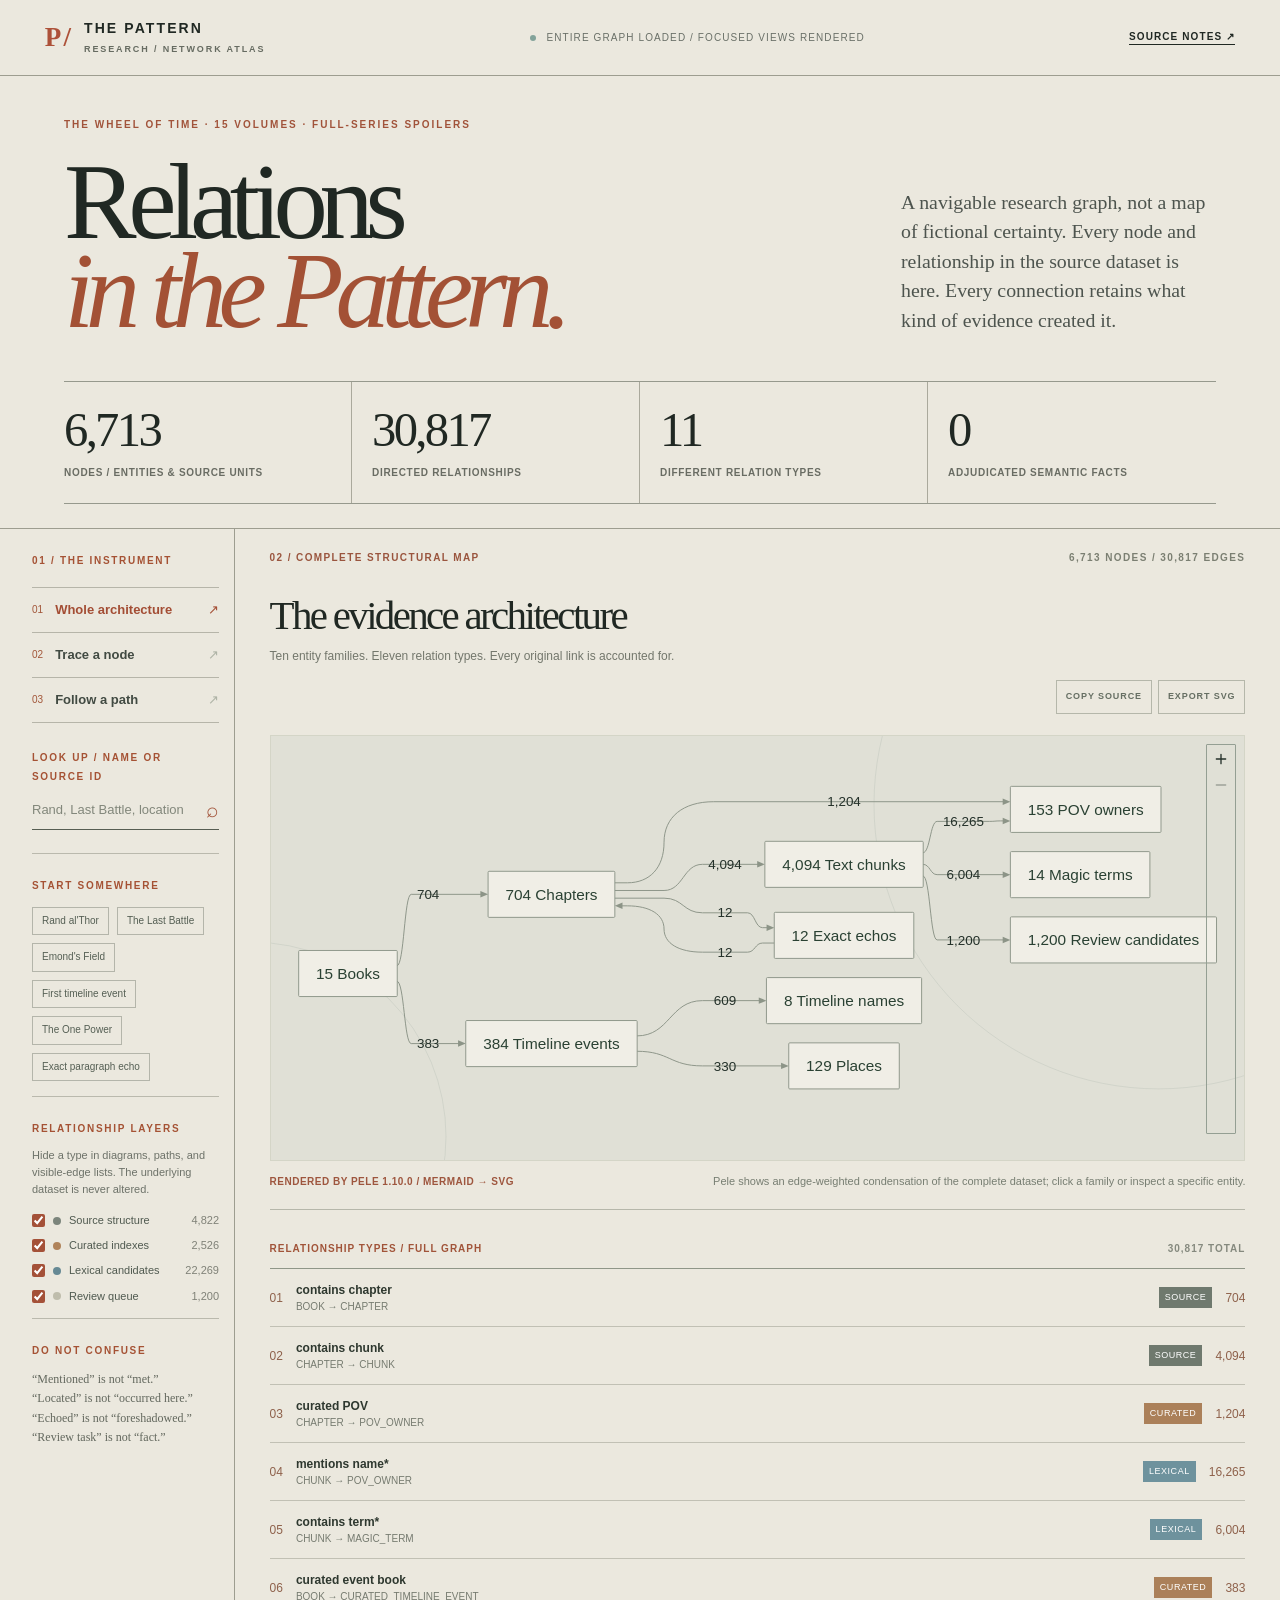
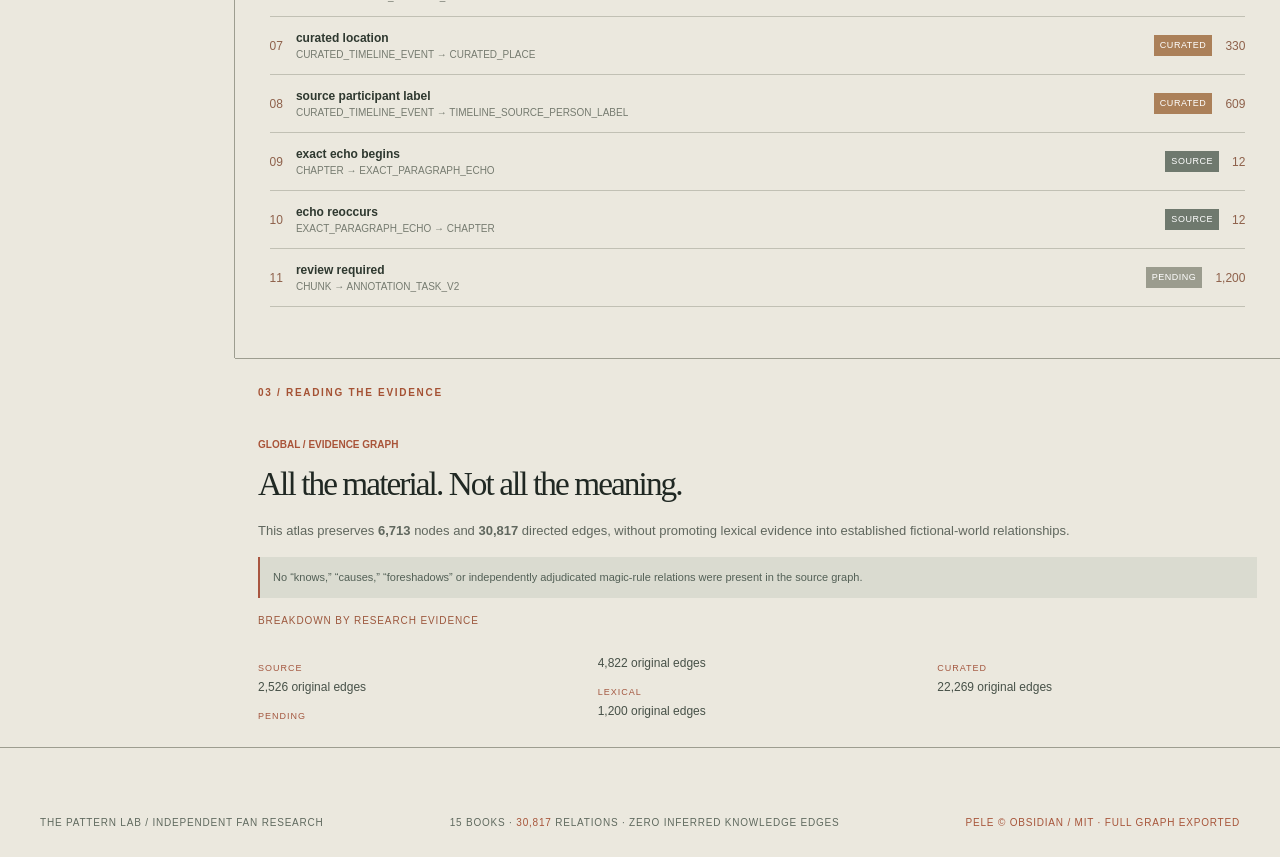
<file: explorer/pele-graph/index.html>
<!doctype html>
<html lang="en">
<head>
  <meta charset="utf-8">
  <meta name="viewport" content="width=device-width, initial-scale=1">
  <meta name="color-scheme" content="light">
  <meta name="description" content="Explore every node and edge of the Wheel of Time Pattern Lab's evidence-typed research graph using Pele Mermaid diagrams.">
  <title>The Pattern / Graph Atlas</title>
  <link rel="stylesheet" href="styles.css">
  <script defer src="vendor/pele.global.js"></script>
  <script defer src="assets/graph-part-00.js"></script>
  <script defer src="assets/graph-part-01.js"></script>
  <script defer src="assets/graph-part-02.js"></script>
  <script defer src="assets/graph-part-03.js"></script>
  <script defer src="assets/graph-part-04.js"></script>
  <script defer src="assets/graph-part-05.js"></script>
  <script defer src="assets/graph-part-06.js"></script>
  <script defer src="assets/graph-loader.js"></script>
</head>
<body>
<a class="skip" href="#graph-space">Skip to graph</a>
<header class="topbar">
  <a class="wordmark" href="#overview" aria-label="The Pattern Graph Atlas, overview"><span class="wordmark-icon" aria-hidden="true">P/</span><span>THE PATTERN <small>RESEARCH / NETWORK ATLAS</small></span></a>
  <div class="topbar-mid"><span class="online-dot" aria-hidden="true"></span> ENTIRE GRAPH LOADED / FOCUSED VIEWS RENDERED</div>
  <a class="topbar-end" href="README.md" target="_blank">SOURCE NOTES ↗</a>
</header>
<div class="intro" id="overview">
  <div class="intro-overline">THE WHEEL OF TIME · 15 VOLUMES · FULL-SERIES SPOILERS</div>
  <div class="headline-row"><h1>Relations<br><em>in the Pattern.</em></h1><p class="deck">A navigable research graph, not a map of fictional certainty. Every node and relationship in the source dataset is here. Every connection retains what kind of evidence created it.</p></div>
  <div class="count-strip" role="group" aria-label="Graph statistics">
    <div><b id="metric-nodes">6,713</b><span>NODES / ENTITIES & SOURCE UNITS</span></div>
    <div><b id="metric-edges">30,817</b><span>DIRECTED RELATIONSHIPS</span></div>
    <div><b id="metric-types">11</b><span>DIFFERENT RELATION TYPES</span></div>
    <div><b id="metric-semantic">0</b><span>ADJUDICATED SEMANTIC FACTS</span></div>
  </div>
</div>
<div class="atlas" id="graph-space">
  <aside class="rail" aria-label="Graph controls">
    <div class="eyebrow rail-head">01 / THE INSTRUMENT</div>
    <nav class="modes" aria-label="Graph view">
      <button type="button" id="mode-overview" data-mode="overview" class="active" aria-current="page"><span>01</span> Whole architecture <b>↗</b></button>
      <button type="button" id="mode-focus" data-mode="focus"><span>02</span> Trace a node <b>↗</b></button>
      <button type="button" id="mode-path" data-mode="path"><span>03</span> Follow a path <b>↗</b></button>
    </nav>
    <div class="rail-section search-section">
      <label for="search" class="eyebrow">LOOK UP / NAME OR SOURCE ID</label>
      <div class="search-bar"><input id="search" type="search" placeholder="Rand, Last Battle, location…" autocomplete="off" spellcheck="false" aria-controls="search-results"><span aria-hidden="true">⌕</span></div>
      <div id="search-results" class="search-results" role="list" aria-live="polite"></div>
    </div>
    <div class="rail-section" id="samples-box"><div class="eyebrow">START SOMEWHERE</div><div id="quick-links" class="quick-links"></div></div>
    <div class="rail-section">
      <div class="eyebrow">RELATIONSHIP LAYERS</div>
      <p class="rail-hint">Hide a type in diagrams, paths, and visible-edge lists. The underlying dataset is never altered.</p>
      <div class="checkboxes" id="family-filters">
        <label><input type="checkbox" data-family="source" checked><span class="swatch source"></span> Source structure <b id="count-source"></b></label>
        <label><input type="checkbox" data-family="curated" checked><span class="swatch curated"></span> Curated indexes <b id="count-curated"></b></label>
        <label><input type="checkbox" data-family="lexical" checked><span class="swatch lexical"></span> Lexical candidates <b id="count-lexical"></b></label>
        <label><input type="checkbox" data-family="pending" checked><span class="swatch pending"></span> Review queue <b id="count-pending"></b></label>
      </div>
    </div>
    <div class="rail-section rail-disclaimer"><div class="eyebrow">DO NOT CONFUSE</div><p>“Mentioned” is not “met.”<br>“Located” is not “occurred here.”<br>“Echoed” is not “foreshadowed.”<br>“Review task” is not “fact.”</p></div>
  </aside>
  <main class="primary">
    <div class="section-caption"><span id="view-index">02 / STRUCTURAL OVERVIEW</span><span class="live-readout" id="view-count">10 NODE FAMILIES</span></div>
    <div class="graph-header"><div><h2 id="graph-title">The evidence architecture</h2><p id="graph-subtitle">Condensed by entity and relationship type. Counts include every original edge.</p></div><div class="graph-actions"><button id="previous-slice" type="button" hidden aria-label="Previous neighborhood slice">‹</button><button id="next-slice" type="button" hidden aria-label="Next neighborhood slice">›</button><button id="copy-mermaid" type="button" title="Copy the current Mermaid source">COPY SOURCE</button><button id="download-svg" type="button" title="Download current Pele SVG">EXPORT SVG</button></div></div>
    <div id="diagram-shell" class="diagram-shell">
      <div class="diagram-ambient ambient-a" aria-hidden="true"></div><div class="diagram-ambient ambient-b" aria-hidden="true"></div>
      <div id="diagram" class="pele" aria-label="Diagram rendered with Pele"></div>
      <div id="diagram-error" class="diagram-error" role="alert" hidden></div>
    </div>
    <div class="below-diagram"><span class="engine-status" id="engine-status">PELE 1.10.0 / LOCAL RENDERER</span><span id="diagram-footnote">Whole architecture. Select any name to inspect its neighborhood.</span></div>
    <div class="data-section">
      <div class="table-eyebrow"><span id="list-title">RELATIONSHIP TYPES / FULL GRAPH</span><span id="list-total"></span></div>
      <div id="data-list" class="data-list" aria-live="polite"></div>
      <div class="list-pager" id="list-pager"></div>
    </div>
  </main>
  <aside class="inspector" aria-label="Selected source or relationship">
    <div class="eyebrow">03 / READING THE EVIDENCE</div>
    <div id="inspector-content" class="inspector-content"><div class="inspector-id">GLOBAL VIEW</div><h3>Nothing here is merely a dot.</h3><p>The central diagram is deliberately condensed. Select any entity, traverse its actual edges and inspect the evidence class that produced them.</p></div>
    <div class="inspector-bottom"><div class="eyebrow">DATA PROVENANCE</div><p>Source: Pattern Lab graph v2. Curated material, exact repeats, source structure, lexical suggestions, and unannotated review tasks remain separate.</p><a href="ATTRIBUTION.md" target="_blank">SOURCE & LICENSE NOTES ↗</a></div>
  </aside>
</div>
<footer class="footer"><span>THE PATTERN LAB / INDEPENDENT FAN RESEARCH</span><span>15 BOOKS · <span id="footer-total">30,817</span> RELATIONS · ZERO INFERRED KNOWLEDGE EDGES</span><span>PELE © OBSIDIAN / MIT · FULL GRAPH EXPORTED</span></footer>
<dialog id="source-dialog"><div class="modal-header"><strong>Mermaid source</strong><button type="button" id="dialog-close" aria-label="Close source view">×</button></div><textarea id="source-code" readonly spellcheck="false"></textarea><p>Source corresponds to the currently drawn slice, not every stored edge.</p></dialog>
</body>
</html>
</file>
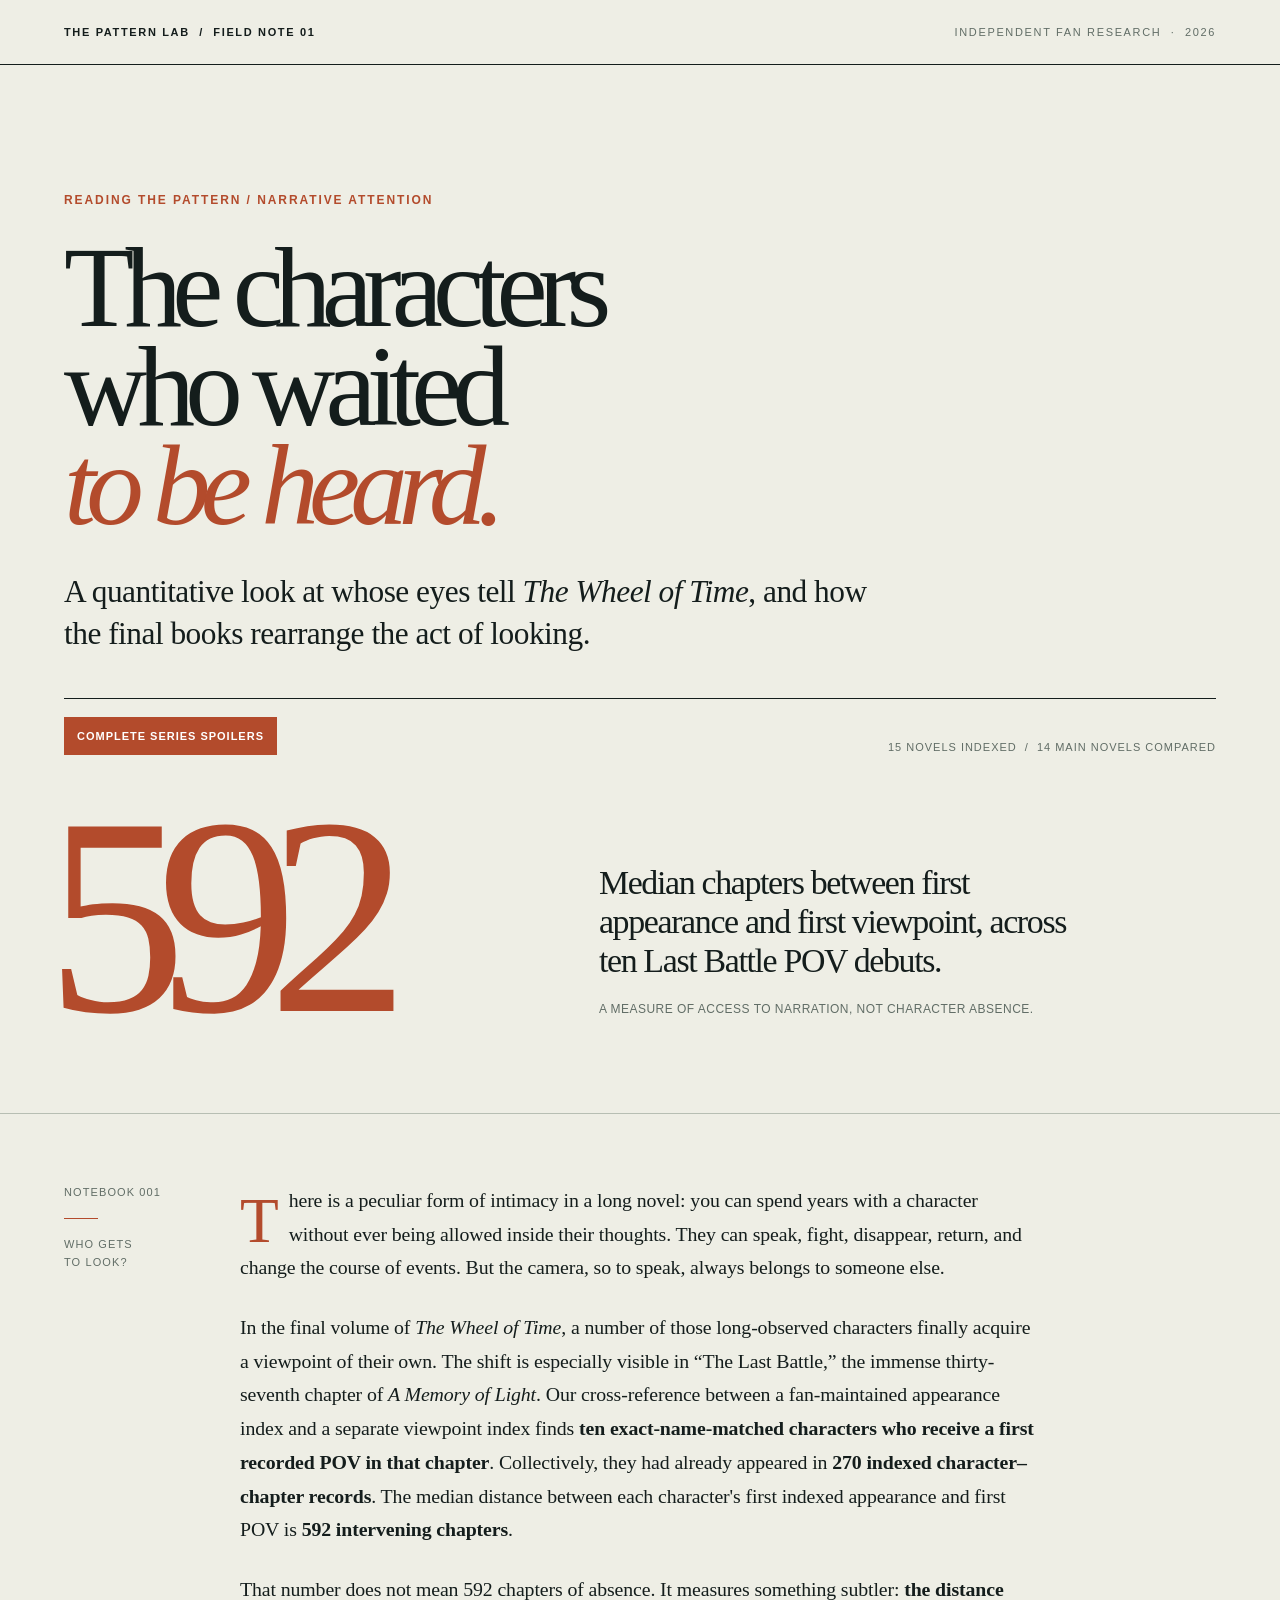
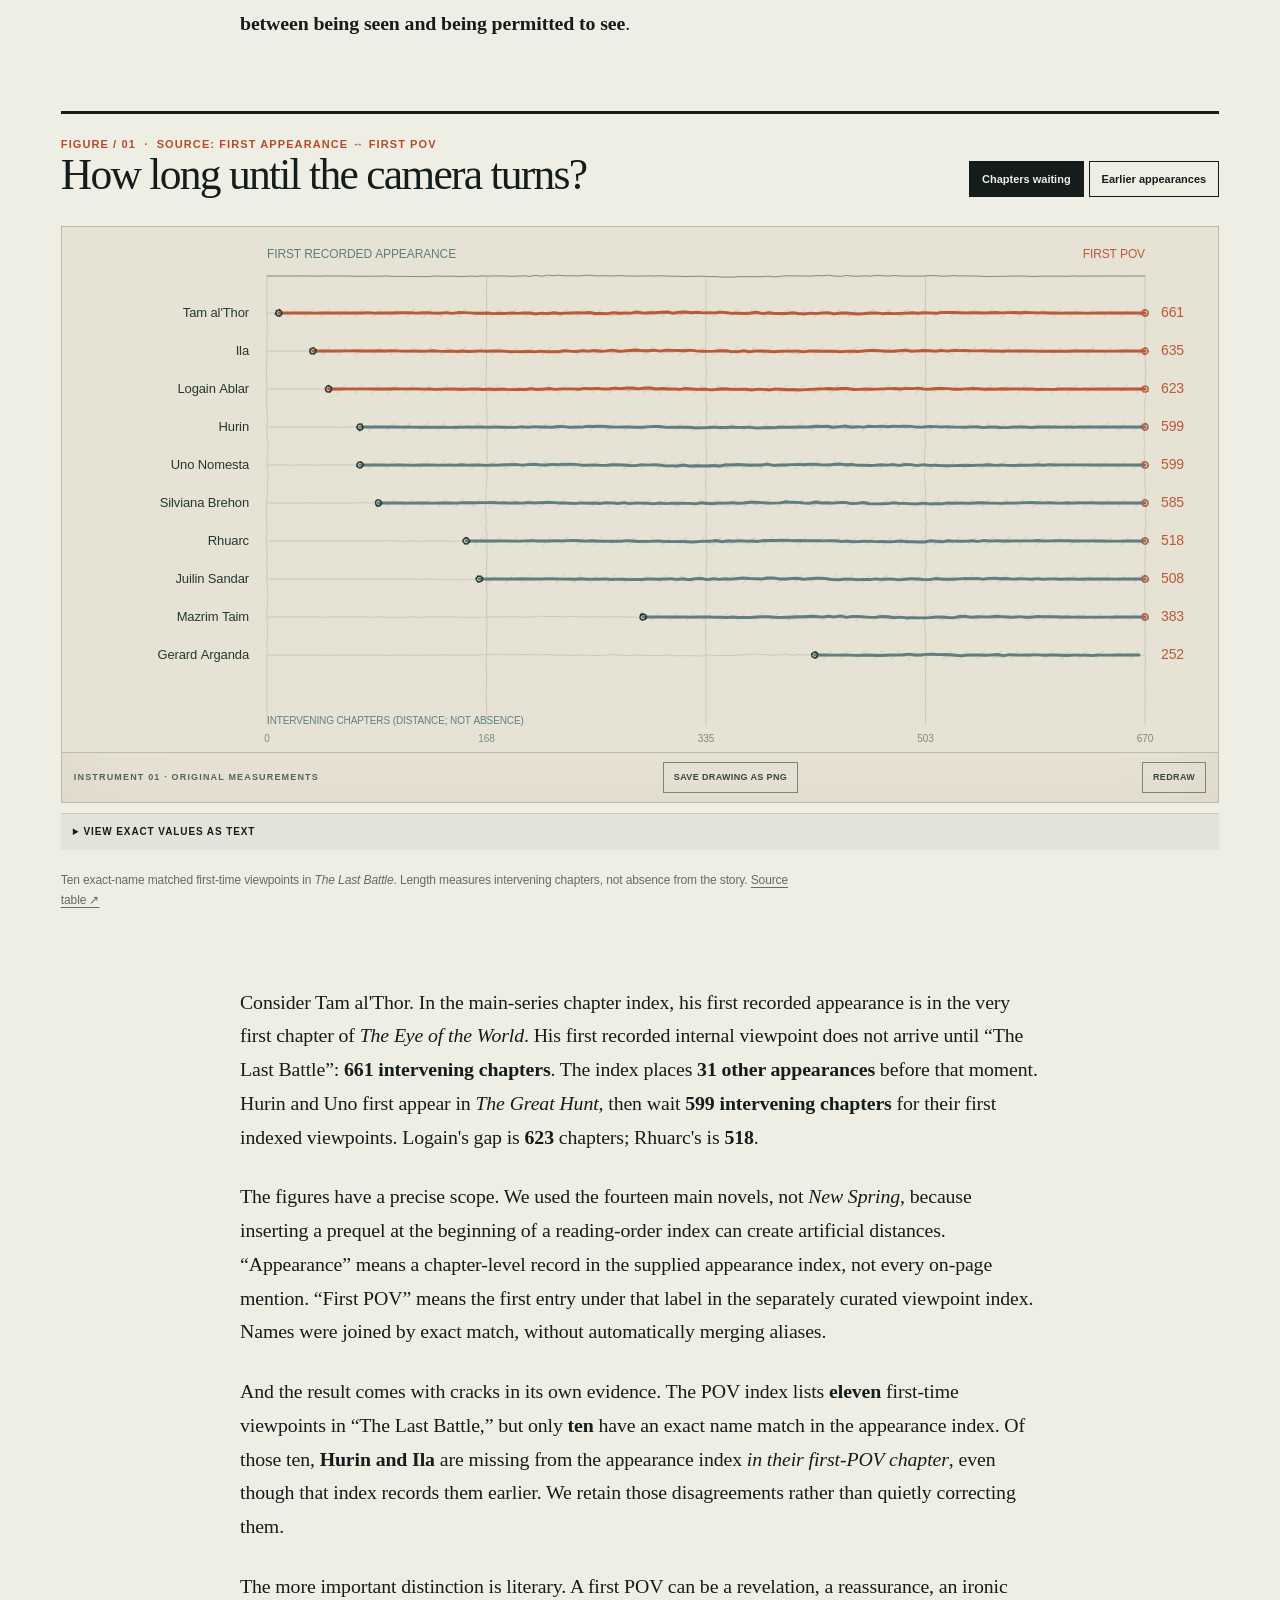
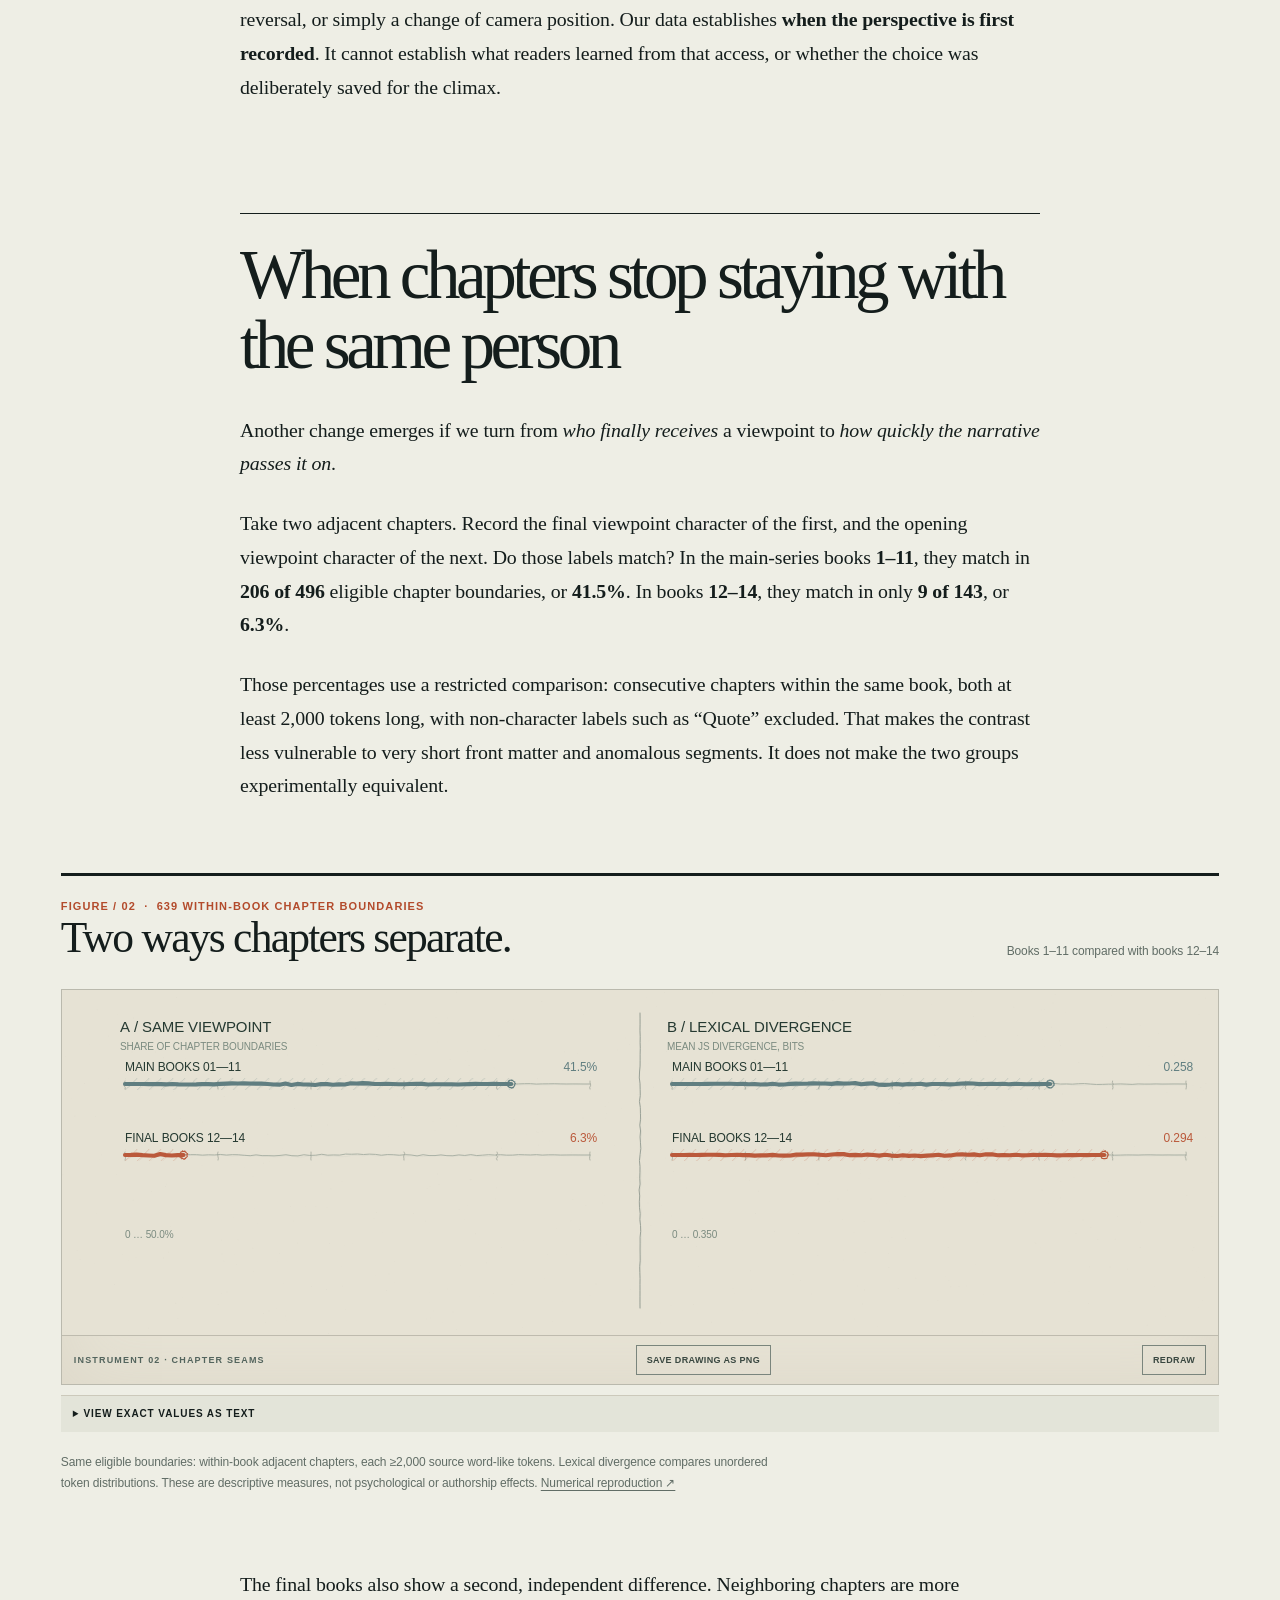
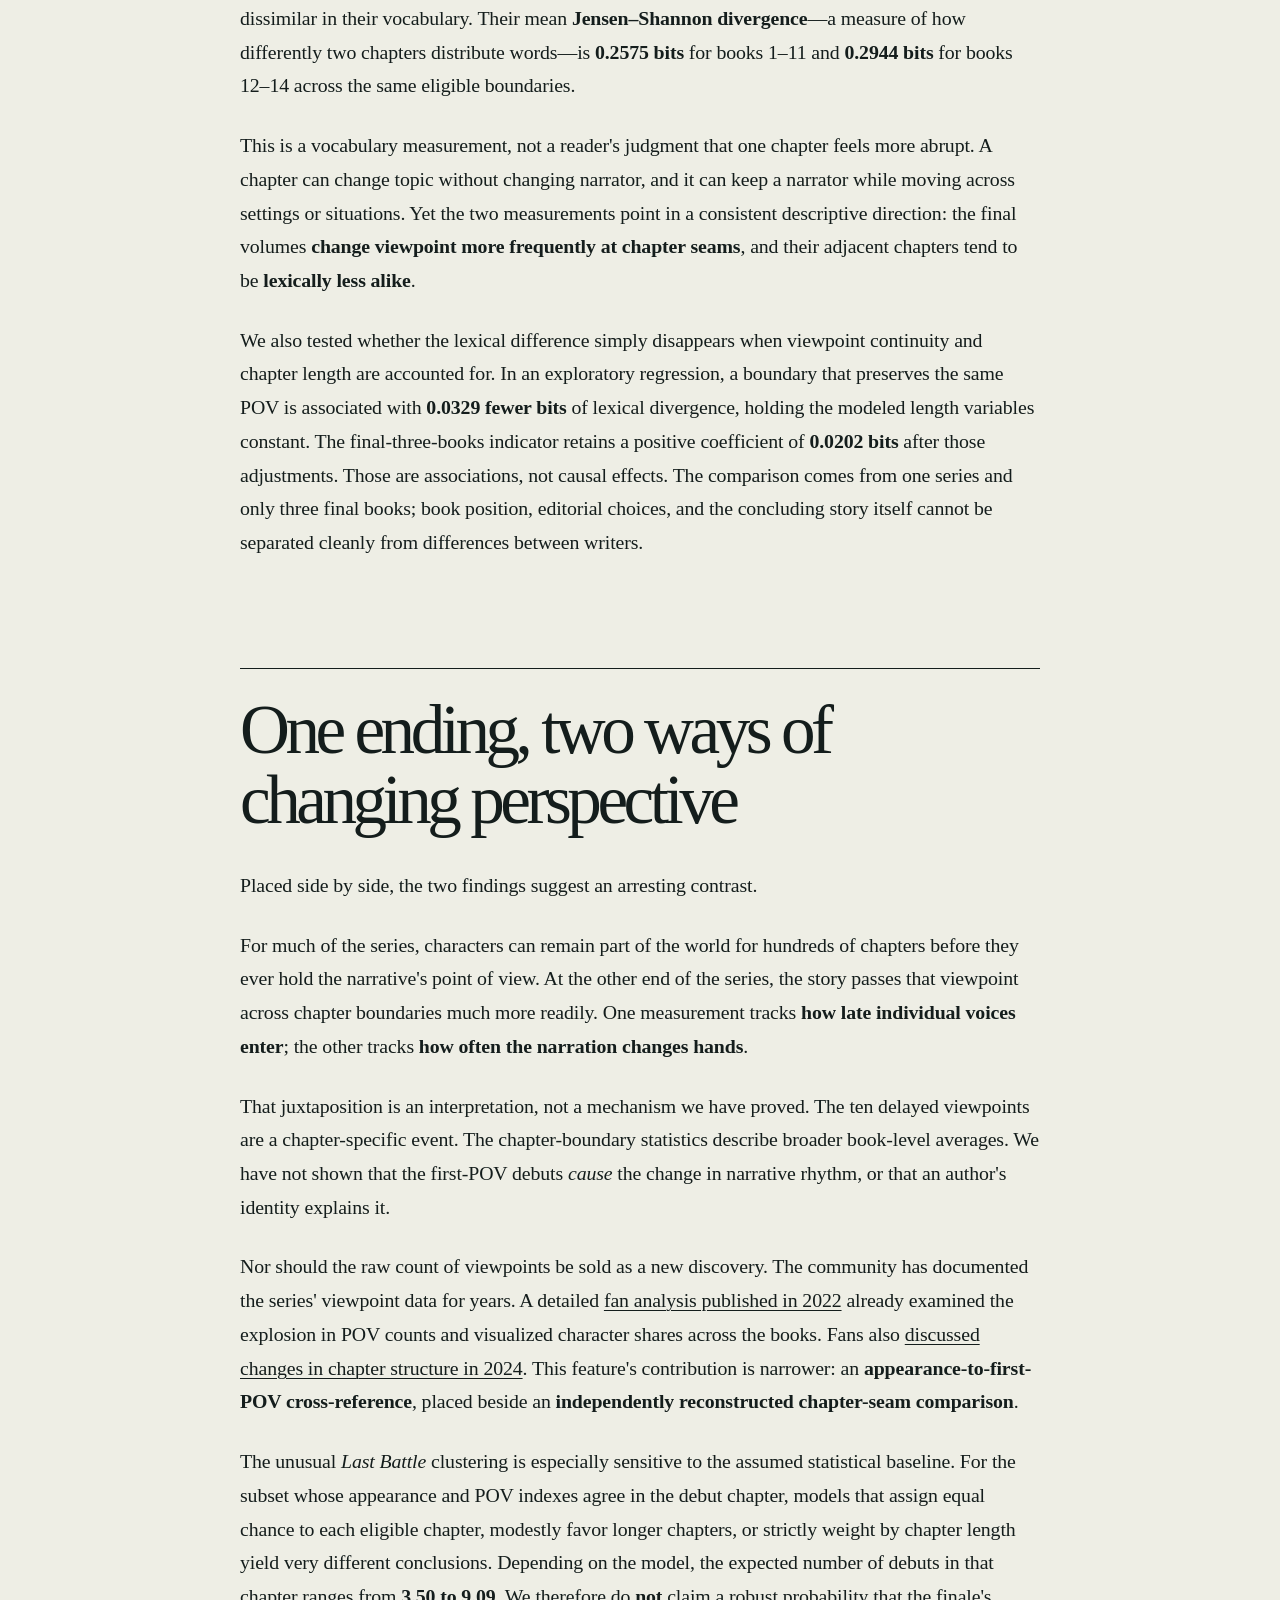
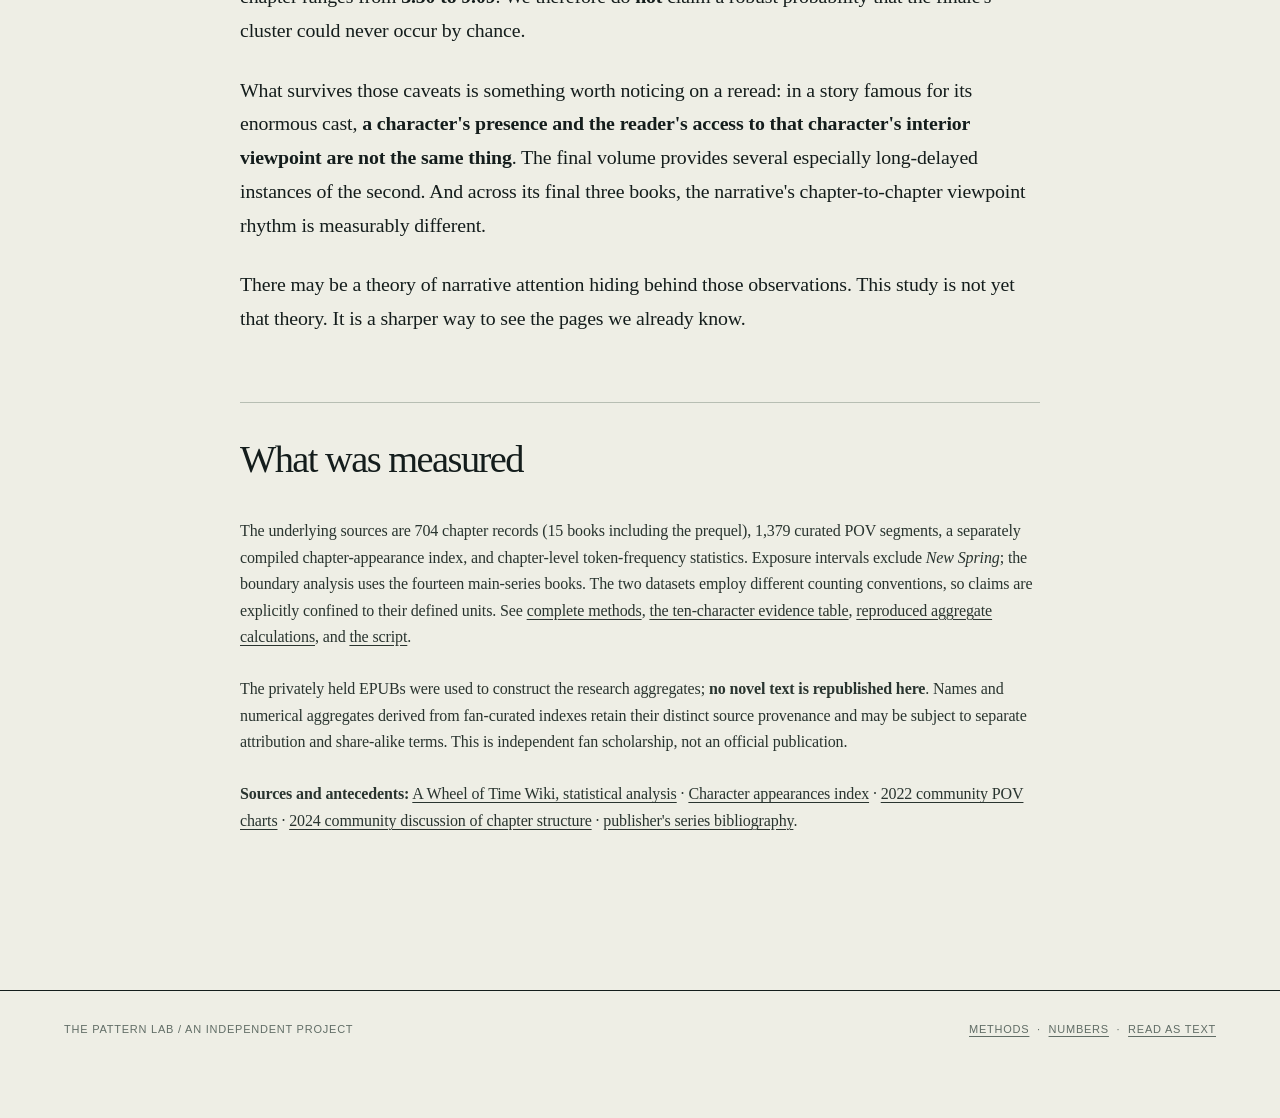
<file: features/the-characters-who-waited/index.html>
<!doctype html><html lang="en"><head><meta charset="utf-8"><meta name="viewport" content="width=device-width, initial-scale=1"><meta name="description" content="A sourced visual essay on long-delayed POV debuts and chapter-to-chapter shifts in The Wheel of Time."><meta name="color-scheme" content="light"><title>The Characters Who Waited to Be Heard — The Pattern Lab</title><style>
:root{--paper:#eeeee5;--ink:#141d1c;--ink2:#29342f;--muted:#616d66;--rule:#b7beb3;--burn:#b34b2c;--smoke:#d8ddd2;--night:#1f2d2c;--nightText:#e4e9e0}
*{box-sizing:border-box}html{scroll-behavior:smooth}body{margin:0;color:var(--ink);background:var(--paper);-webkit-font-smoothing:antialiased;font-family:Georgia,'Times New Roman',serif}
a{color:inherit;text-underline-offset:3px;text-decoration-thickness:1px}a:hover{color:var(--burn)}button,input{font:inherit}button:focus-visible,a:focus-visible{outline:2px solid var(--burn);outline-offset:4px}
header,main,footer{max-width:1500px;margin-inline:auto}.skip{position:absolute;top:-8em;left:0;background:#fff;padding:16px;z-index:10}.skip:focus{top:0}
.mast{display:flex;justify-content:space-between;align-items:center;padding:25px clamp(24px,5vw,86px);border-bottom:1px solid var(--ink);font:600 11px/1.3 Arial,sans-serif;letter-spacing:.15em;text-transform:uppercase}.mast>*:last-child{font-weight:400;color:var(--muted)}
.hero{padding:clamp(58px,10vw,150px) clamp(24px,5vw,86px) 60px;position:relative}.issue{font:600 12px/1.2 Arial,sans-serif;color:var(--burn);letter-spacing:.16em;margin:0 0 30px}.hero h1{margin:0 0 25px;font-size:clamp(58px,9vw,139px);font-weight:400;line-height:.86;letter-spacing:-.085em;max-width:1300px}.hero h1 em{font-weight:400;color:var(--burn)}.hero-dek{font-size:clamp(21px,2.45vw,32px);line-height:1.35;letter-spacing:-.016em;max-width:810px;margin:36px 0 42px}.hero-meta{display:flex;gap:24px;justify-content:space-between;align-items:flex-end;border-top:1px solid var(--ink);padding-top:18px;flex-wrap:wrap;font:11px/1.5 Arial,sans-serif;letter-spacing:.09em;text-transform:uppercase}.spoiler{display:inline-flex;gap:8px;background:var(--burn);color:#fff;padding:11px 13px;font-weight:600}.shortmeta{color:var(--muted)}
.giant{padding:0 clamp(24px,5vw,86px) 95px;display:grid;grid-template-columns:minmax(0,.9fr) minmax(0,1.1fr);gap:30px;align-items:end;border-bottom:1px solid var(--rule)}.number{font:400 clamp(140px,22vw,360px)/.72 Georgia,serif;color:var(--burn);letter-spacing:-.105em;margin-left:-.065em}.giant-txt{max-width:490px;margin:0;font-size:clamp(23px,2.65vw,40px);line-height:1.15;letter-spacing:-.04em}.giant-micro{font:12px/1.5 Arial,sans-serif;letter-spacing:.04em;color:var(--muted);margin:20px 0 0}
.body-grid{display:grid;grid-template-columns:minmax(140px,1fr) minmax(0,800px) minmax(140px,1fr);gap:20px;padding:70px clamp(24px,5vw,86px) 130px}.running{font:11px/1.6 Arial,sans-serif;color:var(--muted);letter-spacing:.1em;text-transform:uppercase;align-self:start;position:sticky;top:24px}.running span{display:block;width:34px;height:1px;background:var(--burn);margin:17px 0}.copy{grid-column:2;min-width:0;font-size:clamp(19px,1.55vw,22px);line-height:1.7;letter-spacing:-.006em}.copy>p{margin:0 0 26px}.copy>p:first-child:first-letter{float:left;font-size:3.2em;line-height:.75;margin:13px 10px 0 0;color:var(--burn)}.copy strong{font-weight:700}.copy h2{font-size:clamp(38px,5.4vw,80px);line-height:1.02;letter-spacing:-.065em;font-weight:400;margin:108px 0 33px;padding-top:26px;border-top:1px solid var(--ink)}.copy h3{font-weight:400}.copy h3{font-size:clamp(25px,3vw,40px);line-height:1.1;letter-spacing:-.04em}.copy hr{border:0;border-top:1px solid var(--rule);margin:66px 0 25px}.copy>h3{margin-top:35px}.copy>h3~p{font-size:16px;line-height:1.65;color:var(--ink2)}
.copy figure{margin:70px min(-14vw,-40px) 75px;max-width:calc(100% + 28vw);font-family:Arial,sans-serif}.figure-top{display:flex;align-items:flex-end;justify-content:space-between;gap:25px;border-top:3px solid var(--ink);padding-top:22px;margin-bottom:29px}.specimen{font:700 11px/1.5 Arial,sans-serif;letter-spacing:.1em;text-transform:uppercase;color:var(--burn);margin:0 0 10px}.figure-top h3{font:400 clamp(30px,3.4vw,46px)/1.04 Georgia,serif;letter-spacing:-.04em;margin:0}.figure-actions{display:flex;gap:5px;flex-wrap:wrap}.axis{padding:10px 12px;border:1px solid var(--ink);background:transparent;color:var(--ink);cursor:pointer;font:600 11px/1.3 Arial,sans-serif}.axis.active{background:var(--ink);color:var(--paper)}.exposure-bars{display:grid;gap:8px}.exprow{display:grid;grid-template-columns:minmax(110px,190px) minmax(0,1fr) 65px;gap:12px;align-items:center;padding:6px 0;border-bottom:1px solid #d4d9d0}.exprow .name{font:600 15px/1.2 Arial,sans-serif;letter-spacing:-.02em}.bare{height:13px;position:relative;background:#d9ded4}.barFill{height:100%;background:var(--burn);display:block;transform-origin:left;transition:width .25s ease}.barValue{text-align:right;font:700 19px/1 Arial,sans-serif;font-variant-numeric:tabular-nums}.exposure-chart figcaption,.seam-figure figcaption{font:12px/1.7 Arial,sans-serif;color:var(--muted);margin-top:20px;max-width:730px}.seam-pair{display:grid;grid-template-columns:1fr 1fr;gap:12px}.seam-panel{padding:clamp(22px,3vw,38px);background:var(--smoke);min-width:0}.seam-panel.seam-dark{background:var(--night);color:var(--nightText)}.seam-label{font:700 12px/1.4 Arial,sans-serif;letter-spacing:.06em;text-transform:uppercase;margin:0 0 28px;min-height:36px}.split-metric{display:grid;grid-template-columns:1fr 1fr;gap:15px}.big-percentage{font:400 clamp(32px,4.3vw,72px)/1 Georgia,serif;letter-spacing:-.065em}.big-percentage span{font-size:.45em;margin-left:2px}.split-metric small{display:block;font:10px/1.5 Arial,sans-serif;letter-spacing:.06em;color:var(--muted);margin-top:9px}.seam-dark .split-metric small{color:#b6c6be}.unit-bars{margin-top:35px;display:grid;gap:9px}.lane{display:flex;gap:9px;align-items:center}.lane-name{font:11px Arial,sans-serif;width:41px}.lane-track{height:9px;background:#aeb9af;display:block;flex:1}.lane-fill{height:100%;display:block;background:var(--ink)}.lane-fill.late{background:var(--burn)}.seam-dark .lane-track{background:#54605a}.seam-dark .lane-fill{background:#dce9db}.seam-dark .lane-fill.late{background:#d2815a}.measurement-note{font:12px/1.5 Arial,sans-serif;color:var(--muted)}.microcaption{font:11px/1.5 Arial,sans-serif;margin:13px 0 0;color:#b6c6be}.copy figure p{margin:0}
footer{border-top:1px solid var(--ink);padding:30px clamp(24px,5vw,86px) 80px;display:flex;justify-content:space-between;gap:30px;flex-wrap:wrap;font:11px/1.5 Arial,sans-serif;letter-spacing:.07em;text-transform:uppercase}footer span{color:var(--muted)}
@media(max-width:1050px){.body-grid{grid-template-columns:1fr;max-width:930px;margin:auto}.running{position:static;grid-row:1;grid-column:1}.copy{grid-column:1}.copy figure{margin:60px 0}.mast{padding-left:24px;padding-right:24px}}
@media(max-width:700px){.mast{font-size:9px;letter-spacing:.07em}.hero{padding-top:70px;padding-bottom:50px}.hero h1{font-size:clamp(57px,13.8vw,100px)}.hero-dek{font-size:23px}.giant{grid-template-columns:1fr;padding-bottom:65px;gap:10px}.number{font-size:clamp(145px,36vw,225px)}.giant-txt{font-size:27px}.body-grid{padding-top:40px;padding-bottom:80px}.copy{font-size:19px}.copy h2{margin-top:70px}.copy figure{margin:50px 0}.figure-top{display:block}.figure-actions{margin-top:22px}.exprow{grid-template-columns:100px minmax(0,1fr) 48px;gap:7px}.exprow .name{font-size:12px}.barValue{font-size:15px}.seam-pair{grid-template-columns:1fr}.big-percentage{font-size:64px}.running span{display:none}footer{padding-bottom:45px}}
@media(prefers-reduced-motion:reduce){html{scroll-behavior:auto}.barFill{transition:none}}

/* Drawing grammar: data geometry -> animated hand-stroked Canvas. No third-party assets. */
.ink-instrument{position:relative;background:#e6e2d4;border:1px solid #bab9ad;box-shadow:inset 0 0 70px #ddd8c9}
.ink-canvas{display:block;width:100%;height:auto;min-height:290px;touch-action:pan-y;background:transparent}
.ink-toolbar{border-top:1px solid #bebbae;padding:9px 12px;display:flex;justify-content:space-between;gap:12px;align-items:center;flex-wrap:wrap;font:700 9px/1.4 Arial,sans-serif;letter-spacing:.13em;color:#53645d}
.ink-toolbar button{border:1px solid #7a857d;color:#394740;background:transparent;padding:8px 10px;font:inherit;letter-spacing:.04em;cursor:pointer}
.ink-toolbar button:hover,.ink-toolbar button:focus-visible{background:#25433d;color:#f2e9d9}
.underlying{margin-top:10px;background:#e3e4d9;border-top:1px solid #ccc9bb;padding:8px 12px}
.underlying summary{cursor:pointer;font:700 10px/2 Arial,sans-serif;letter-spacing:.09em;text-transform:uppercase}
.underlying .exposure-bars{margin:20px 2px}
.ink-table{width:100%;border-collapse:collapse;font:12px/1.5 Arial,sans-serif;text-align:left}
.ink-table td,.ink-table th{border-bottom:1px solid #bbbdb4;padding:8px 4px}
.ink-table caption{text-align:left;font-size:11px;color:#526359}
.ink-attribution{font:11px/1.5 Arial,sans-serif;color:#616d66;margin-top:9px}
@media(max-width:600px){.ink-toolbar{font-size:8px}.ink-toolbar button{padding:6px 7px}.copy figure .figure-top{align-items:start}}
@media(prefers-reduced-motion:reduce){.ink-canvas{animation:none}}
</style></head><body><a class="skip" href="#article">Skip to article</a><header><div class="mast"><span>THE PATTERN LAB&nbsp; / &nbsp;FIELD NOTE 01</span><span>INDEPENDENT FAN RESEARCH&nbsp; · &nbsp;2026</span></div><section class="hero"><p class="issue">READING THE PATTERN / NARRATIVE ATTENTION</p><h1>The characters<br>who waited<br><em>to be heard.</em></h1><p class="hero-dek">A quantitative look at whose eyes tell <i>The Wheel of Time</i>, and how the final books rearrange the act of looking.</p><div class="hero-meta"><span class="spoiler">COMPLETE SERIES SPOILERS</span><span class="shortmeta">15 NOVELS INDEXED &nbsp;/&nbsp; 14 MAIN NOVELS COMPARED</span></div></section><section class="giant" aria-label="Lead finding"><div class="number">592</div><div><p class="giant-txt">Median chapters between first appearance and first viewpoint, across ten Last Battle POV debuts.</p><p class="giant-micro">A MEASURE OF ACCESS TO NARRATION, NOT CHARACTER ABSENCE.</p></div></section></header><main id="article" class="body-grid"><aside class="running">NOTEBOOK 001<br><span></span>WHO GETS<br>TO LOOK?</aside><article class="copy"><p>There is a peculiar form of intimacy in a long novel: you can spend years with a character without ever being allowed inside their thoughts. They can speak, fight, disappear, return, and change the course of events. But the camera, so to speak, always belongs to someone else.</p>
<p>In the final volume of <em>The Wheel of Time</em>, a number of those long-observed characters finally acquire a viewpoint of their own. The shift is especially visible in “The Last Battle,” the immense thirty-seventh chapter of <em>A Memory of Light</em>. Our cross-reference between a fan-maintained appearance index and a separate viewpoint index finds <strong>ten exact-name-matched characters who receive a first recorded POV in that chapter</strong>. Collectively, they had already appeared in <strong>270 indexed character–chapter records</strong>. The median distance between each character's first indexed appearance and first POV is <strong>592 intervening chapters</strong>.</p>
<p>That number does not mean 592 chapters of absence. It measures something subtler: <strong>the distance between being seen and being permitted to see</strong>.</p>
<p><figure class="exposure-chart" id="wait-chart" aria-labelledby="exp-caption">
<div class="figure-top"><div><p class="specimen">FIGURE / 01 &nbsp;·&nbsp; SOURCE: FIRST APPEARANCE ↔ FIRST POV</p><h3>How long until the camera turns?</h3></div>
<div class="figure-actions" role="group" aria-label="Chart measurement"><button type="button" class="axis active" data-metric="intervening_chapters" aria-pressed="true">Chapters waiting</button><button type="button" class="axis" data-metric="prior_appearance_chapters" aria-pressed="false">Earlier appearances</button></div></div>
<div class="ink-instrument"><canvas id="ink-exposure" class="ink-canvas" role="img" aria-label="Pen-drawn horizontal timeline: ten characters, their appearance-to-first-POV waiting intervals from 252 to 661 chapters, all terminating in The Last Battle."></canvas><div class="ink-toolbar"><span>INSTRUMENT 01 · ORIGINAL MEASUREMENTS</span><button type="button" data-export="ink-exposure">SAVE DRAWING AS PNG</button><button type="button" data-replay="ink-exposure">REDRAW</button></div></div><details class="underlying"><summary>View exact values as text</summary><div id="exposure-bars" class="exposure-bars" role="group" aria-label="Ten viewpoint debut intervals"></div></details>
<figcaption id="exp-caption">Ten exact-name matched first-time viewpoints in <i>The Last Battle</i>. Length measures intervening chapters, not absence from the story. <a href="data/exposure.csv">Source table ↗</a></figcaption>
</figure></p>
<p>Consider Tam al'Thor. In the main-series chapter index, his first recorded appearance is in the very first chapter of <em>The Eye of the World</em>. His first recorded internal viewpoint does not arrive until “The Last Battle”: <strong>661 intervening chapters</strong>. The index places <strong>31 other appearances</strong> before that moment. Hurin and Uno first appear in <em>The Great Hunt</em>, then wait <strong>599 intervening chapters</strong> for their first indexed viewpoints. Logain's gap is <strong>623</strong> chapters; Rhuarc's is <strong>518</strong>.</p>
<p>The figures have a precise scope. We used the fourteen main novels, not <em>New Spring</em>, because inserting a prequel at the beginning of a reading-order index can create artificial distances. “Appearance” means a chapter-level record in the supplied appearance index, not every on-page mention. “First POV” means the first entry under that label in the separately curated viewpoint index. Names were joined by exact match, without automatically merging aliases.</p>
<p>And the result comes with cracks in its own evidence. The POV index lists <strong>eleven</strong> first-time viewpoints in “The Last Battle,” but only <strong>ten</strong> have an exact name match in the appearance index. Of those ten, <strong>Hurin and Ila</strong> are missing from the appearance index <em>in their first-POV chapter</em>, even though that index records them earlier. We retain those disagreements rather than quietly correcting them.</p>
<p>The more important distinction is literary. A first POV can be a revelation, a reassurance, an ironic reversal, or simply a change of camera position. Our data establishes <strong>when the perspective is first recorded</strong>. It cannot establish what readers learned from that access, or whether the choice was deliberately saved for the climax.</p>
<h2>When chapters stop staying with the same person</h2>
<p>Another change emerges if we turn from <em>who finally receives</em> a viewpoint to <em>how quickly the narrative passes it on</em>.</p>
<p>Take two adjacent chapters. Record the final viewpoint character of the first, and the opening viewpoint character of the next. Do those labels match? In the main-series books <strong>1–11</strong>, they match in <strong>206 of 496</strong> eligible chapter boundaries, or <strong>41.5%</strong>. In books <strong>12–14</strong>, they match in only <strong>9 of 143</strong>, or <strong>6.3%</strong>.</p>
<p>Those percentages use a restricted comparison: consecutive chapters within the same book, both at least 2,000 tokens long, with non-character labels such as “Quote” excluded. That makes the contrast less vulnerable to very short front matter and anomalous segments. It does not make the two groups experimentally equivalent.</p>
<p><figure class="seam-figure" id="seam-chart" aria-labelledby="seam-caption">
<div class="figure-top"><div><p class="specimen">FIGURE / 02 &nbsp;·&nbsp; 639 WITHIN-BOOK CHAPTER BOUNDARIES</p><h3>Two ways chapters separate.</h3></div><div class="measurement-note">Books 1–11 compared with books 12–14</div></div>
<div class="ink-instrument"><canvas id="ink-seams" class="ink-canvas" role="img" aria-label="Two hand-drawn comparisons. Same-POV chapter boundary rates: 41.5 percent in books one to eleven and 6.3 percent in books twelve to fourteen. Lexical Jensen-Shannon divergence: 0.2575 versus 0.2944 bits."></canvas><div class="ink-toolbar"><span>INSTRUMENT 02 · CHAPTER SEAMS</span><button type="button" data-export="ink-seams">SAVE DRAWING AS PNG</button><button type="button" data-replay="ink-seams">REDRAW</button></div></div><details class="underlying"><summary>View exact values as text</summary><table class="ink-table"><caption>639 chapter boundaries after exclusions</caption><thead><tr><th>Measurement</th><th>Main books 1–11</th><th>Books 12–14</th></tr></thead><tbody><tr><th scope="row">Same viewpoint across chapter boundary</th><td>206/496 (41.532%)</td><td>9/143 (6.294%)</td></tr><tr><th scope="row">Mean lexical Jensen–Shannon divergence</th><td>0.25753 bits</td><td>0.29435 bits</td></tr></tbody></table></details>
<figcaption id="seam-caption">Same eligible boundaries: within-book adjacent chapters, each ≥2,000 source word-like tokens. Lexical divergence compares unordered token distributions. These are descriptive measures, not psychological or authorship effects. <a href="data/evidence.json">Numerical reproduction ↗</a></figcaption></figure></p>
<p>The final books also show a second, independent difference. Neighboring chapters are more dissimilar in their vocabulary. Their mean <strong>Jensen–Shannon divergence</strong>—a measure of how differently two chapters distribute words—is <strong>0.2575 bits</strong> for books 1–11 and <strong>0.2944 bits</strong> for books 12–14 across the same eligible boundaries.</p>
<p>This is a vocabulary measurement, not a reader's judgment that one chapter feels more abrupt. A chapter can change topic without changing narrator, and it can keep a narrator while moving across settings or situations. Yet the two measurements point in a consistent descriptive direction: the final volumes <strong>change viewpoint more frequently at chapter seams</strong>, and their adjacent chapters tend to be <strong>lexically less alike</strong>.</p>
<p>We also tested whether the lexical difference simply disappears when viewpoint continuity and chapter length are accounted for. In an exploratory regression, a boundary that preserves the same POV is associated with <strong>0.0329 fewer bits</strong> of lexical divergence, holding the modeled length variables constant. The final-three-books indicator retains a positive coefficient of <strong>0.0202 bits</strong> after those adjustments. Those are associations, not causal effects. The comparison comes from one series and only three final books; book position, editorial choices, and the concluding story itself cannot be separated cleanly from differences between writers.</p>
<h2>One ending, two ways of changing perspective</h2>
<p>Placed side by side, the two findings suggest an arresting contrast.</p>
<p>For much of the series, characters can remain part of the world for hundreds of chapters before they ever hold the narrative's point of view. At the other end of the series, the story passes that viewpoint across chapter boundaries much more readily. One measurement tracks <strong>how late individual voices enter</strong>; the other tracks <strong>how often the narration changes hands</strong>.</p>
<p>That juxtaposition is an interpretation, not a mechanism we have proved. The ten delayed viewpoints are a chapter-specific event. The chapter-boundary statistics describe broader book-level averages. We have not shown that the first-POV debuts <em>cause</em> the change in narrative rhythm, or that an author's identity explains it.</p>
<p>Nor should the raw count of viewpoints be sold as a new discovery. The community has documented the series' viewpoint data for years. A detailed <a href="https://www.reddit.com/r/WoT/comments/wp7224/character_pov_charts_and_analysis_11_images/">fan analysis published in 2022</a> already examined the explosion in POV counts and visualized character shares across the books. Fans also <a href="https://www.reddit.com/r/WoT/comments/1bdw4mq">discussed changes in chapter structure in 2024</a>. This feature's contribution is narrower: an <strong>appearance-to-first-POV cross-reference</strong>, placed beside an <strong>independently reconstructed chapter-seam comparison</strong>.</p>
<p>The unusual <em>Last Battle</em> clustering is especially sensitive to the assumed statistical baseline. For the subset whose appearance and POV indexes agree in the debut chapter, models that assign equal chance to each eligible chapter, modestly favor longer chapters, or strictly weight by chapter length yield very different conclusions. Depending on the model, the expected number of debuts in that chapter ranges from <strong>3.50 to 9.09</strong>. We therefore do <strong>not</strong> claim a robust probability that the finale's cluster could never occur by chance.</p>
<p>What survives those caveats is something worth noticing on a reread: in a story famous for its enormous cast, <strong>a character's presence and the reader's access to that character's interior viewpoint are not the same thing</strong>. The final volume provides several especially long-delayed instances of the second. And across its final three books, the narrative's chapter-to-chapter viewpoint rhythm is measurably different.</p>
<p>There may be a theory of narrative attention hiding behind those observations. This study is not yet that theory. It is a sharper way to see the pages we already know.</p>
<hr />
<h3>What was measured</h3>
<p>The underlying sources are 704 chapter records (15 books including the prequel), 1,379 curated POV segments, a separately compiled chapter-appearance index, and chapter-level token-frequency statistics. Exposure intervals exclude <em>New Spring</em>; the boundary analysis uses the fourteen main-series books. The two datasets employ different counting conventions, so claims are explicitly confined to their defined units. See <a href="methods/METHODS.md">complete methods</a>, <a href="data/exposure.csv">the ten-character evidence table</a>, <a href="data/evidence.json">reproduced aggregate calculations</a>, and <a href="methods/reproduce.py">the script</a>.</p>
<p>The privately held EPUBs were used to construct the research aggregates; <strong>no novel text is republished here</strong>. Names and numerical aggregates derived from fan-curated indexes retain their distinct source provenance and may be subject to separate attribution and share-alike terms. This is independent fan scholarship, not an official publication.</p>
<p><strong>Sources and antecedents:</strong> <a href="https://wot.fandom.com/wiki/Statistical_analysis">A Wheel of Time Wiki, statistical analysis</a> · <a href="https://wot.fandom.com/wiki/List_of_character_appearances">Character appearances index</a> · <a href="https://www.reddit.com/r/WoT/comments/wp7224/character_pov_charts_and_analysis_11_images/">2022 community POV charts</a> · <a href="https://www.reddit.com/r/WoT/comments/1bdw4mq">2024 community discussion of chapter structure</a> · <a href="https://us.macmillan.com/series/wheeloftime">publisher's series bibliography</a>.</p>
</article></main><footer><span>THE PATTERN LAB / AN INDEPENDENT PROJECT</span><span><a href="methods/METHODS.md">METHODS</a> &nbsp;·&nbsp; <a href="data/evidence.json">NUMBERS</a> &nbsp;·&nbsp; <a href="ARTICLE.md">READ AS TEXT</a></span></footer><script>
const exposure=[{"character": "Tam al'Thor", "intervening_chapters": 661, "prior_appearance_chapters": 31}, {"character": "Ila", "intervening_chapters": 635, "prior_appearance_chapters": 5}, {"character": "Logain Ablar", "intervening_chapters": 623, "prior_appearance_chapters": 28}, {"character": "Hurin", "intervening_chapters": 599, "prior_appearance_chapters": 28}, {"character": "Uno Nomesta", "intervening_chapters": 599, "prior_appearance_chapters": 32}, {"character": "Silviana Brehon", "intervening_chapters": 585, "prior_appearance_chapters": 19}, {"character": "Rhuarc", "intervening_chapters": 518, "prior_appearance_chapters": 41}, {"character": "Juilin Sandar", "intervening_chapters": 508, "prior_appearance_chapters": 47}, {"character": "Mazrim Taim", "intervening_chapters": 383, "prior_appearance_chapters": 16}, {"character": "Gerard Arganda", "intervening_chapters": 252, "prior_appearance_chapters": 23}];
const list=document.getElementById('exposure-bars');
function render(metric){
 const max=Math.max(...exposure.map(r=>+r[metric]));
 list.innerHTML=exposure.map(r=>{
  const name=escapeHTML(r.character),n=Number(r[metric]);
  return `<div class="exprow"><span class="name">${name}</span><div class="bare"><span class="barFill" style="width:${(100*n/max).toFixed(3)}%"></span></div><span class="barValue">${n}</span></div>`;
 }).join('');
 document.querySelectorAll('button.axis').forEach(el=>{const on=el.dataset.metric===metric;el.classList.toggle('active',on);el.setAttribute('aria-pressed',on?'true':'false');});
 list.setAttribute('aria-label',metric==='intervening_chapters'?'Waiting intervals in intervening chapters':'Prior appearances by chapter');
}
function escapeHTML(s){return String(s).replace(/[&<>"']/g,c=>({'&':'&amp;','<':'&lt;','>':'&gt;','"':'&quot;',"'":'&#39;'}[c]));}
document.querySelectorAll('button.axis').forEach(el=>el.addEventListener('click',()=>render(el.dataset.metric)));
render('intervening_chapters');

(function(){
'use strict';
const paper='#e6e2d4', ink='#253931', muted='#7b8b80', rust='#ba593b', blue='#607e80', line='#aaa89b';
const data=exposure;
let activeMetric='intervening_chapters';
const state={};
function rand(seed){return function(){seed|=0;seed=(seed+0x6D2B79F5)|0;let t=Math.imul(seed^(seed>>>15),1|seed);t=(t+Math.imul(t^(t>>>7),61|t))^t;return ((t^(t>>>14))>>>0)/4294967296}}
function inkLine(c,x1,y1,x2,y2,color=ink,width=1.4,seed=1,extent=1,rough=1){
 const L=Math.hypot(x2-x1,y2-y1),N=Math.max(5,Math.ceil(L/6)),r=rand(seed);
 const dirx=(y2-y1)/(L||1),diry=-(x2-x1)/(L||1);
 c.save();c.lineJoin='round';c.lineCap='round';c.strokeStyle=color;c.lineWidth=width;c.beginPath();
 for(let i=0;i<=Math.floor(N*extent);i++){
  const t=i/N,delta=((r()-.5)*rough+.45*Math.sin(t*18+seed))*Math.sin(Math.PI*t);
  const x=x1+(x2-x1)*t+dirx*delta,y=y1+(y2-y1)*t+diry*delta;
  if(i===0)c.moveTo(x,y);else c.lineTo(x,y);
 }
 c.stroke();c.restore();
}
function tracedLine(c,x1,y1,x2,y2,color=ink,width=1.8,seed=9,extent=1){
 inkLine(c,x1,y1,x2,y2,color,width,seed,extent,1.5);
 c.save();c.globalAlpha=.24;inkLine(c,x1+0.35,y1+0.8,x2+0.35,y2+0.8,color,width/2,seed+37,extent,2);c.restore();
}
function circle(c,x,y,r,color=ink,w=1.5,seed=7,progress=1){
 const R=rand(seed),N=48;c.save();c.beginPath();c.strokeStyle=color;c.lineWidth=w;c.lineCap='round';
 for(let i=0;i<=Math.floor(N*progress);i++){
  const t=2*Math.PI*i/N,s=r+(R()-.5)*.8,xp=x+Math.cos(t)*s,yp=y+Math.sin(t)*s;
  i===0?c.moveTo(xp,yp):c.lineTo(xp,yp);
 }c.stroke();c.restore();
}
function hatch(c,x,y,w,h,col,seed=18,step=9){
 c.save();c.beginPath();c.rect(x,y,w,h);c.clip();c.globalAlpha=.30;
 for(let u=-h;u<w+h;u+=step){
  tracedLine(c,x+u,y+h,x+u+h,y,col,.6,seed+u);
 }c.restore();
}
function lettering(c,t,x,y,size=12,color=ink,align='left'){
 c.save();c.font=`${size}px 'Comic Neue','Trebuchet MS',sans-serif`;c.textAlign=align;c.textBaseline='middle';c.fillStyle=color;c.fillText(t,x,y);c.restore();
}
function specks(c,w,h){const R=rand(9925);c.save();for(let i=0;i<Math.floor(w*h/400);i++){
 const x=R()*w,y=R()*h;c.globalAlpha=R()*.055;c.fillStyle=i%3===0?'#fff':'#6e7467';c.fillRect(x,y,.8,.65);
}c.globalAlpha=1;c.restore();}
function initCanvas(id){const el=document.getElementById(id);if(!el)return null;const w=Math.max(275,Math.floor(el.getBoundingClientRect().width));const mobile=w<600;
 const h=id==='ink-exposure'?(mobile?667:525):(mobile?522:345);const dpr=Math.min(2,window.devicePixelRatio||1);
 el.width=Math.floor(w*dpr);el.height=Math.floor(h*dpr);el.style.height=h+'px';
 const c=el.getContext('2d');c.setTransform(dpr,0,0,dpr,0,0);c.fillStyle=paper;c.fillRect(0,0,w,h);specks(c,w,h);
 return {c,w,h,mobile};}
function plotExposure(progress=1){const item=initCanvas('ink-exposure');if(!item)return;const {c,w,h,mobile}=item;
 const max=activeMetric==='intervening_chapters'?670:50;
 const x0=mobile?22:205, x1=w-(mobile?60:73), ly=mobile?87:86,step=mobile?53:38;
 lettering(c,'FIRST RECORDED APPEARANCE',x0,28,mobile?10:12,blue);
 lettering(c,'FIRST POV',x1,28,mobile?10:12,rust,'right');
 tracedLine(c,x0,49,x1,49,muted,.95,77);
 for(let i=0;i<=4;i++){
  const x=x0+(x1-x0)*i/4;
  tracedLine(c,x,49,x,h-27,'#b7bbac',.55,32+i);
  lettering(c,String(Math.round(i*max/4)),x,h-13,10,muted,'center');
 }
 if(activeMetric==='intervening_chapters')lettering(c,'INTERVENING CHAPTERS (DISTANCE; NOT ABSENCE)',x0,h-31,10,blue);
 else lettering(c,'EARLIER RECORDED CHAPTER APPEARANCES',x0,h-31,10,blue);
 data.forEach((d,i)=>{
  const v=d[activeMetric],y=ly+i*step,barEnd=x1,barStart=x1-(v/max)*(x1-x0);
  if(mobile){lettering(c,d.character,x0,y-18,13,ink);lettering(c,String(v),x1+6,y-18,12,rust);}
  else {lettering(c,d.character,x0-18,y,13,ink,'right');lettering(c,String(v),x1+16,y,14,rust)}
  const yy=mobile?y+3:y;
  tracedLine(c,x0,yy,x1,yy,'#bfc3b7',.7,i+57);
  hatch(c,barStart,yy-4.5,Math.max(0,barEnd-barStart),9,blue,25+i,17);
  if(progress>i/data.length){
   const local=Math.min(1,(progress-i/data.length)*data.length);
   tracedLine(c,barStart,yy,barEnd,yy,i<3?rust:blue,2.9,100+i,local);
   circle(c,barStart,yy,3.0,ink,1.3,150+i,local);
   if(local===1){circle(c,barEnd,yy,3.1,rust,1.3,166+i);}
  }
 });
}
function plotSeams(progress=1){const item=initCanvas('ink-seams');if(!item)return;const {c,w,h,mobile}=item;
 const left=mobile?27:58,right=w-31,half=mobile?0:Math.floor(w/2),top1=mobile?31:38;
 function group(x,y,width,name,unit,top,vals,max,fmt,ticks,seed){
  lettering(c,name,x,y,15,ink);lettering(c,unit,x,y+19,10,muted);
  const gx=x+5,xe=x+width-26,sy=y+56,rowHeight=mobile?69:71;
  for(let i=0;i<2;i++){
   const [label,n]=vals[i],ty=sy+i*rowHeight,valx=gx+(xe-gx)*n/max;
   lettering(c,label,gx,ty-16,12,ink);lettering(c,fmt(n),xe+7,ty-16,12,i?rust:blue,'right');
   tracedLine(c,gx,ty,xe,ty,'#abb2a6',1,seed+i);
   for(let k=0;k<=ticks;k++){
    const xx=gx+(xe-gx)*k/ticks;
    tracedLine(c,xx,ty-3,xx,ty+5,'#989e93',.65,k*43+i);
   }
   const local=Math.max(0,Math.min(1,progress*2.5-i*.58));
   hatch(c,gx,ty-6,(valx-gx)*local,12,i?rust:blue,i*13+seed,12);
   tracedLine(c,gx,ty,valx,ty,i?rust:blue,4.1,seed+99+i,local);
   if(local>0)circle(c,gx+(valx-gx)*local,ty,3.8,i?rust:blue,1.1,seed+47+i);
  }
  lettering(c,`0 … ${fmt(max)}`,gx,y+56+2*rowHeight+9,10,muted);
 }
 if(mobile){
  group(left,top1,right-left,'A / SAME VIEWPOINT','SHARE OF ELIGIBLE CHAPTER BOUNDARIES',0,[['MAIN BOOKS 01—11',206/496],['FINAL BOOKS 12—14',9/143]],.5,n=>(n*100).toFixed(1)+'%',5,4);
  tracedLine(c,left,258,right,258,'#a5aa9e',1.2,22);
  group(left,272,right-left,'B / LEXICAL DIVERGENCE','MEAN JS DIVERGENCE, BITS',0,[['MAIN BOOKS 01—11',.2575338321],['FINAL BOOKS 12—14',.2943505921]],.35,n=>n.toFixed(3),7,14);
 }else{
  tracedLine(c,half,23,half,h-27,'#9ba298',1,26);
  group(left,top1,half-left-24,'A / SAME VIEWPOINT','SHARE OF CHAPTER BOUNDARIES',0,[['MAIN BOOKS 01—11',206/496],['FINAL BOOKS 12—14',9/143]],.5,n=>(n*100).toFixed(1)+'%',5,4);
  group(half+27,top1,right-half-2,'B / LEXICAL DIVERGENCE','MEAN JS DIVERGENCE, BITS',0,[['MAIN BOOKS 01—11',.2575338321],['FINAL BOOKS 12—14',.2943505921]],.35,n=>n.toFixed(3),7,14);
 }
}
const reduced=matchMedia('(prefers-reduced-motion: reduce)').matches;
function paint(progress){plotExposure(progress);plotSeams(progress);}
let animationId=0;
function animate(){cancelAnimationFrame(animationId);if(reduced){paint(1);return;}const start=performance.now();let last=-1;function tick(now){const p=Math.min(1,(now-start)/1650);if(p-last>0.025||p>=1){paint(p);last=p;}if(p<1)animationId=requestAnimationFrame(tick)}animationId=requestAnimationFrame(tick);}
function redraw(){cancelAnimationFrame(animationId);paint(1);}
let resized;window.addEventListener('resize',()=>{clearTimeout(resized);resized=setTimeout(redraw,95);});
document.querySelectorAll('.axis').forEach(button=>button.addEventListener('click',()=>{activeMetric=button.dataset.metric;animate();}));
document.querySelectorAll('[data-replay]').forEach(button=>button.addEventListener('click',()=>{const only=button.dataset.replay;cancelAnimationFrame(animationId);if(reduced){redraw();return;}const start=performance.now();function tick(now){const p=Math.min(1,(now-start)/900);if(only==='ink-exposure')plotExposure(p);else plotSeams(p);if(p<1)animationId=requestAnimationFrame(tick)}animationId=requestAnimationFrame(tick);}));
document.querySelectorAll('[data-export]').forEach(button=>button.addEventListener('click',()=>{const id=button.dataset.export,c=document.getElementById(id);let name=id==='ink-exposure'?'waiting-voices':'chapter-seams';c.toBlob(blob=>{if(!blob)return;const url=URL.createObjectURL(blob);const a=document.createElement('a');a.href=url;a.download=name+'.png';a.click();setTimeout(()=>URL.revokeObjectURL(url),3000)},'image/png');}));
// Visible pixels are a data-driven decoration; source values remain in the accessible table and article prose.
if(document.readyState==='loading')document.addEventListener('DOMContentLoaded',animate);else animate();
})();
</script></body></html>
</file>
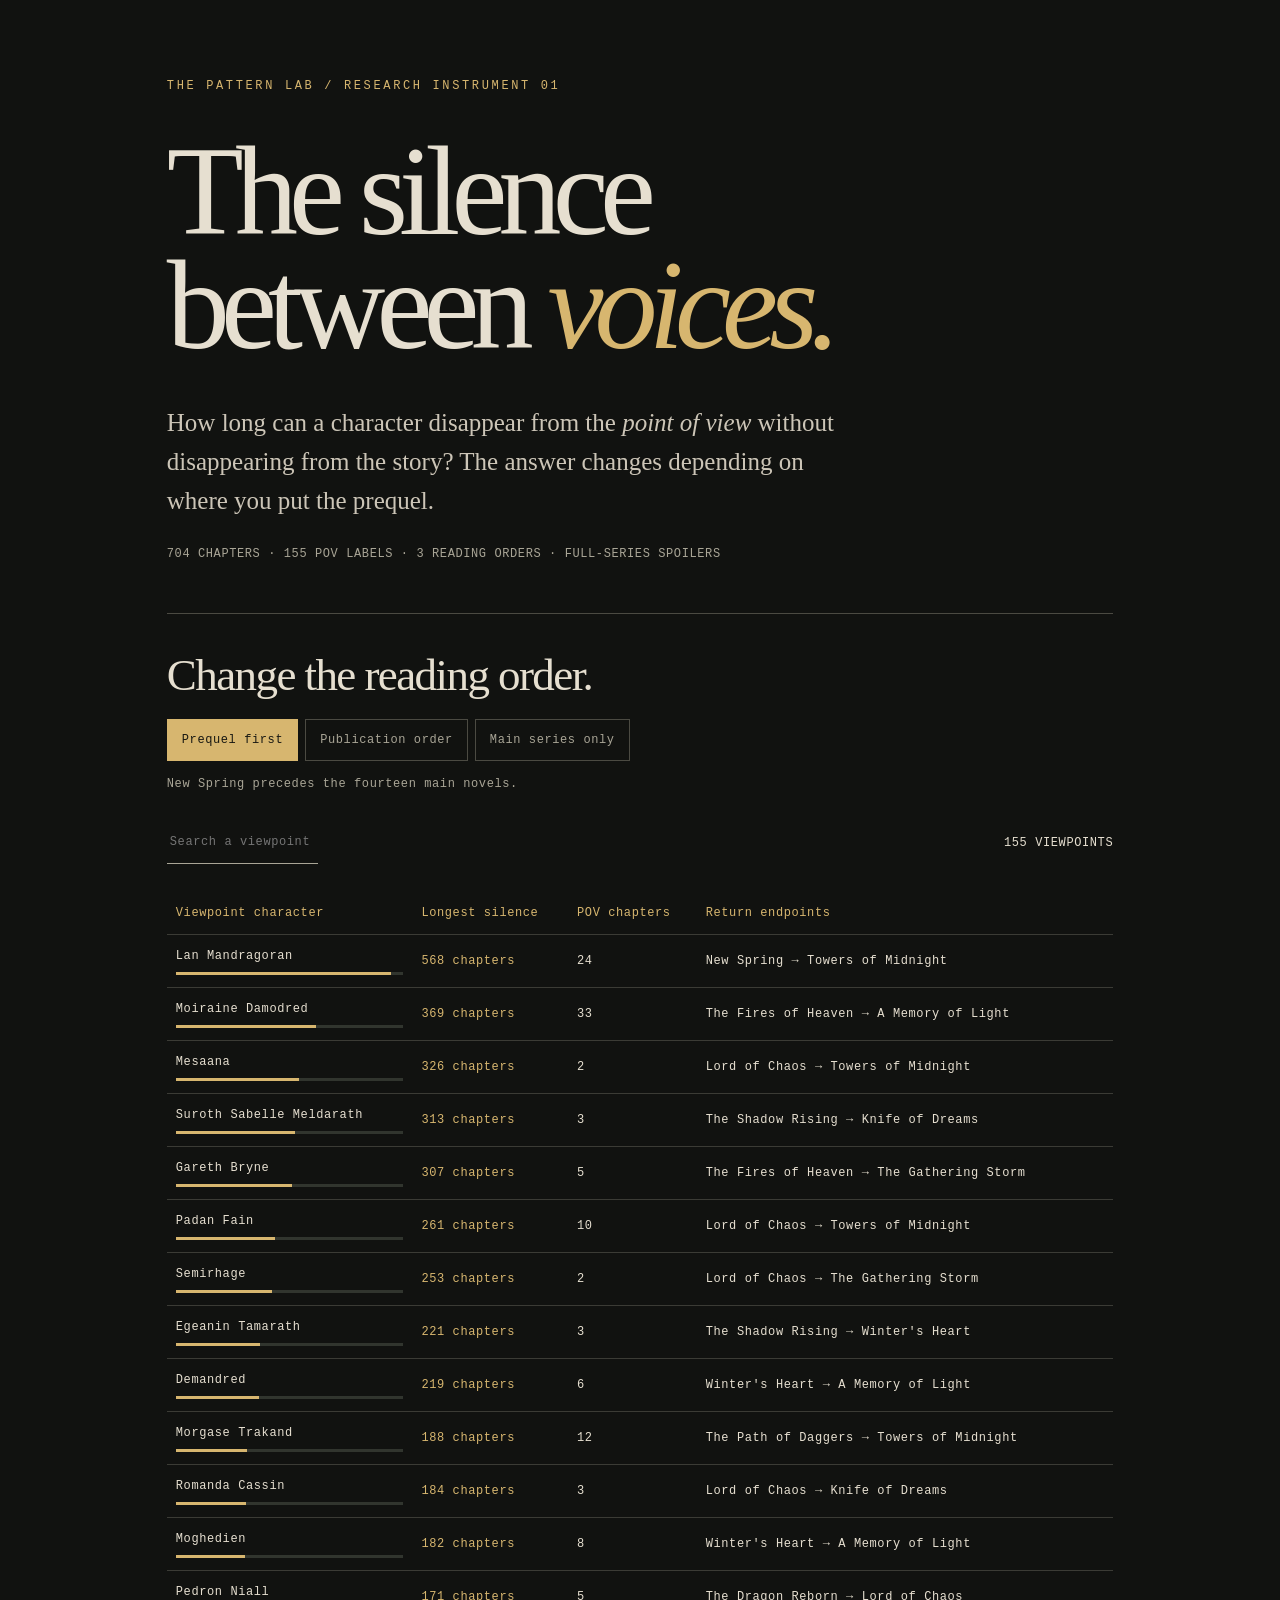
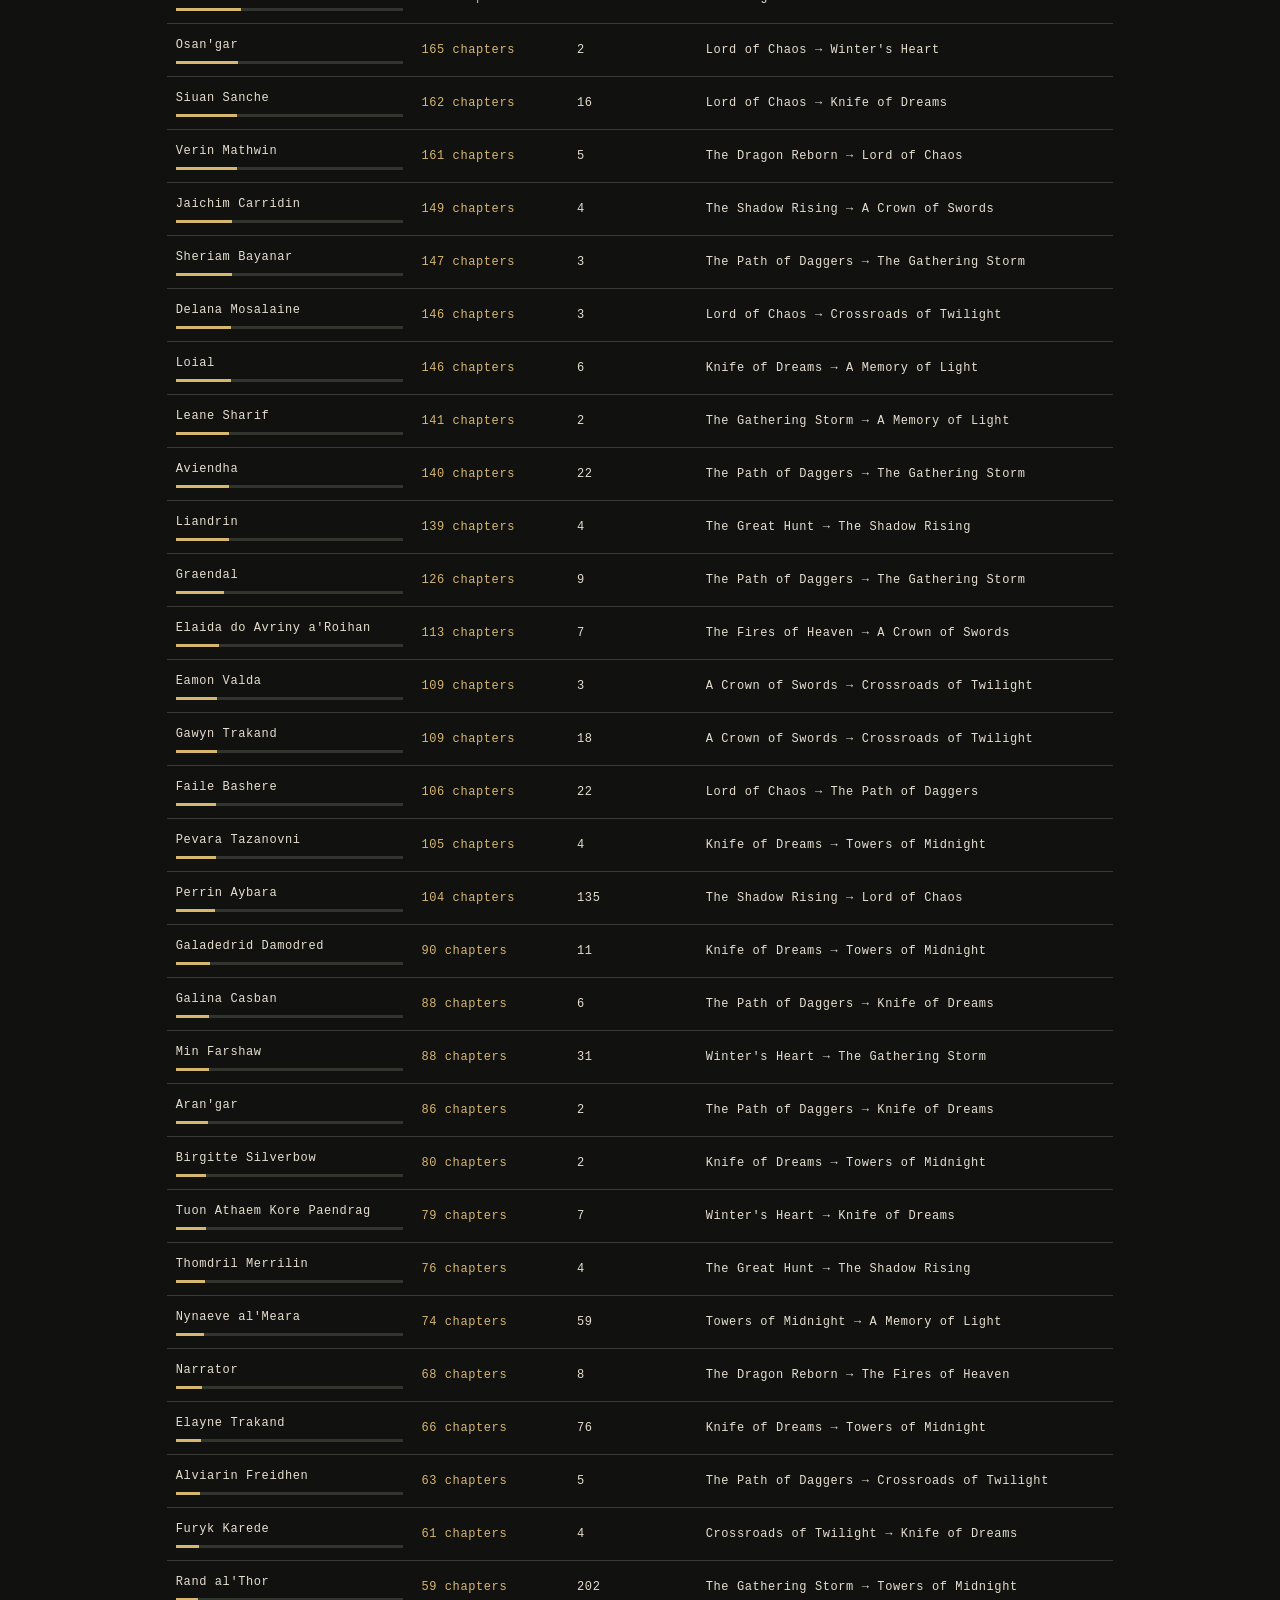
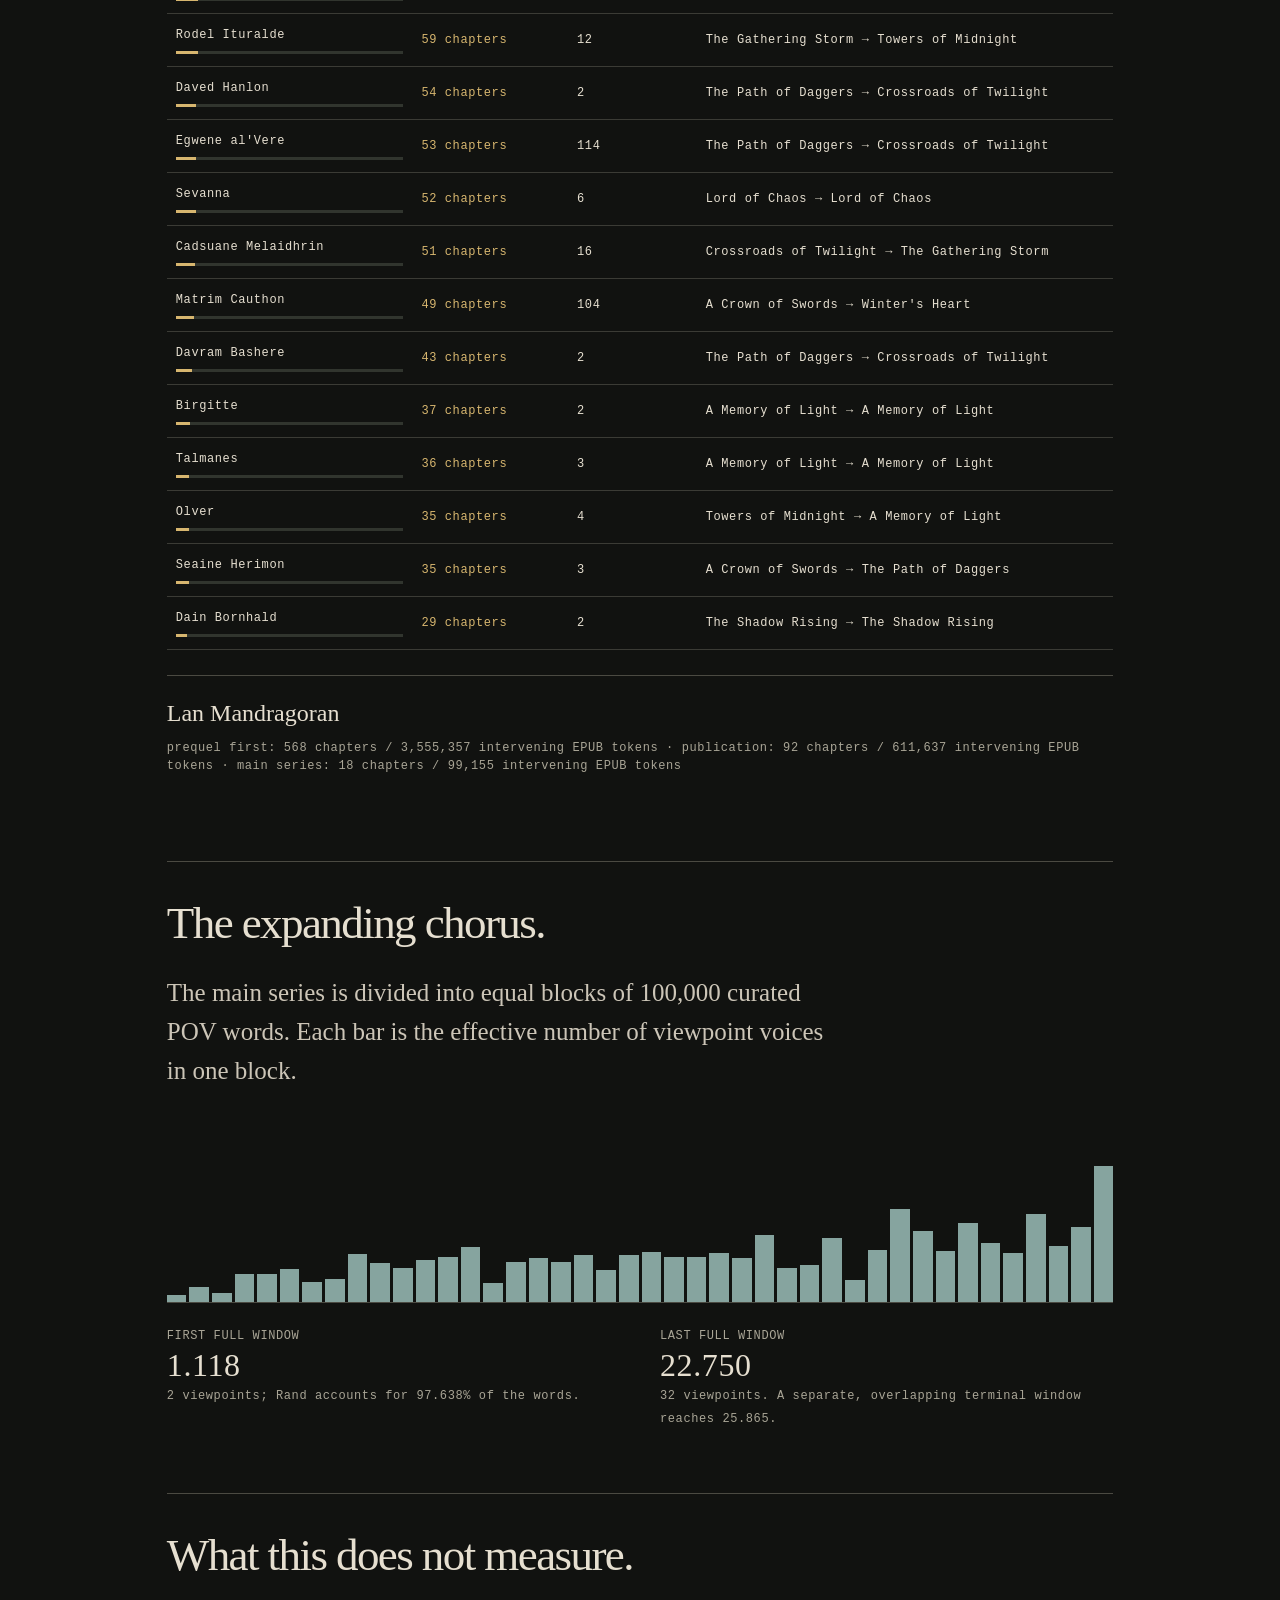
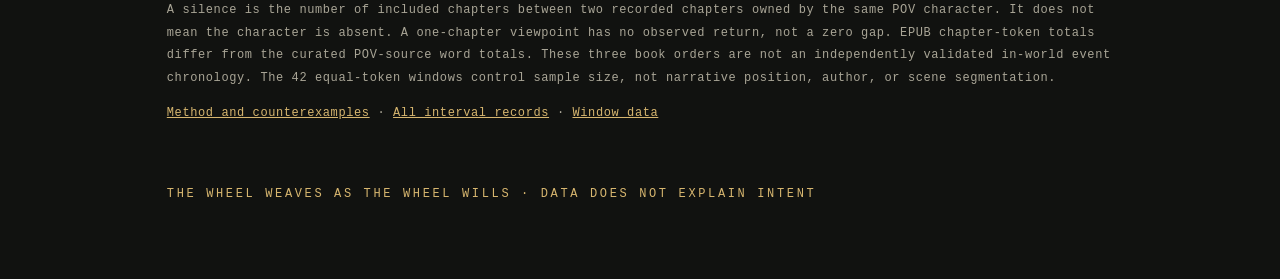
<file: explorer/chronology.html>
<!doctype html>
<html lang="en"><head><meta charset="utf-8"><meta name="viewport" content="width=device-width,initial-scale=1">
<meta name="color-scheme" content="dark"><title>The Silence Between Voices · Pattern Lab</title>
<style>
:root{--bg:#111210;--paper:#e6dfd0;--muted:#a9a596;--line:#4b4a42;--gold:#d7b66f;--cyan:#a4c9c3}
*{box-sizing:border-box}body{margin:0;background:var(--bg);color:var(--paper);font-family:Georgia,serif}main{max-width:1100px;margin:auto;padding:clamp(20px,6vw,84px)}
.kicker,.meta,.tabs button,.search input,.mini,table,.foot{font:12px/1.5 ui-monospace,monospace;letter-spacing:.05em}
.kicker{color:var(--gold);letter-spacing:.22em}h1{font-size:clamp(55px,10vw,126px);font-weight:400;letter-spacing:-.07em;line-height:.91;margin:40px 0}h1 em{color:var(--gold);font-weight:400}
.lede{max-width:680px;font-size:clamp(18px,2.4vw,25px);line-height:1.55;color:#ccc5b7}
.rule{border:0;border-top:1px solid var(--line);margin:50px 0 35px}
h2{font-size:clamp(28px,4vw,45px);font-weight:400;letter-spacing:-.035em;margin:0 0 18px}
.meta{color:var(--muted);margin:14px 0 25px}.tabs{display:flex;gap:7px;flex-wrap:wrap}.tabs button{background:transparent;color:var(--muted);border:1px solid var(--line);padding:11px 14px;cursor:pointer}.tabs button[aria-pressed=true]{background:var(--gold);color:#181812;border-color:var(--gold)}
.search input{width:100%;max-width:360px;border:0;border-bottom:1px solid var(--muted);padding:12px 3px;background:transparent;color:var(--paper);border-radius:0;outline-offset:5px}
.controls{display:flex;align-items:center;gap:22px;flex-wrap:wrap;justify-content:space-between;margin:28px 0}
table{width:100%;border-collapse:collapse;text-align:left}td,th{padding:12px 9px;border-bottom:1px solid #3b3b35}th{color:var(--gold);font-weight:400}td:nth-child(2){font-variant-numeric:tabular-nums;color:var(--gold)}tr{cursor:pointer}tbody tr:hover,tbody tr:focus-within{background:#22241f}
.meter{height:3px;background:#31352e;margin-top:7px;max-width:270px}.meter span{height:100%;display:block;background:var(--gold)}
.detail{min-height:110px;margin:25px 0 0;padding:24px 0;border-top:1px solid var(--line);color:var(--muted)}.detail strong{color:var(--paper);font-size:24px;font-weight:400}
.chart{height:180px;display:flex;align-items:end;gap:3px;margin:32px 0 10px;border-bottom:1px solid var(--line)}.bar{flex:1;min-width:3px;background:var(--cyan);opacity:.8;position:relative}.bar:hover{background:var(--gold)}.bar:focus{outline:2px solid var(--gold)}
.two{display:grid;grid-template-columns:1fr 1fr;gap:40px}.foot{color:var(--muted);line-height:1.9}a{color:var(--gold)}
@media(max-width:650px){.two{grid-template-columns:1fr;gap:10px}td,th{padding:10px 4px}th:nth-child(4),td:nth-child(4){display:none}.chart{height:130px}}
</style></head><body><main>
<div class="kicker">THE PATTERN LAB / RESEARCH INSTRUMENT 01</div>
<h1>The silence<br>between <em>voices.</em></h1>
<p class="lede">How long can a character disappear from the <i>point of view</i> without disappearing from the story? The answer changes depending on where you put the prequel.</p>
<div class="meta">704 CHAPTERS · 155 POV LABELS · 3 READING ORDERS · FULL-SERIES SPOILERS</div>
<hr class="rule"><h2>Change the reading order.</h2>
<div class="tabs" role="group" aria-label="Reading order">
<button type="button" data-order="prequel_first" aria-pressed="true">Prequel first</button>
<button type="button" data-order="publication" aria-pressed="false">Publication order</button>
<button type="button" data-order="main_series" aria-pressed="false">Main series only</button></div>
<p class="meta" id="order-note">New Spring precedes the fourteen main novels.</p>
<div class="controls"><label class="search"><input id="query" placeholder="Search a viewpoint character…" aria-label="Search viewpoint characters"></label><span class="mini" id="count"></span></div>
<table><thead><tr><th>Viewpoint character</th><th>Longest silence</th><th>POV chapters</th><th>Return endpoints</th></tr></thead><tbody id="results"></tbody></table>
<div id="detail" class="detail" aria-live="polite">Select a row to compare all three orderings.</div>
<hr class="rule"><h2>The expanding chorus.</h2>
<p class="lede">The main series is divided into equal blocks of 100,000 curated POV words. Each bar is the effective number of viewpoint voices in one block.</p>
<div class="chart" id="chart" role="group" aria-label="Effective POV diversity across 42 equal-token windows"></div>
<div class="two"><p class="foot">FIRST FULL WINDOW<br><strong style="font:32px Georgia;color:var(--paper)">1.118</strong><br>2 viewpoints; Rand accounts for 97.638% of the words.</p><p class="foot">LAST FULL WINDOW<br><strong style="font:32px Georgia;color:var(--paper)">22.750</strong><br>32 viewpoints. A separate, overlapping terminal window reaches 25.865.</p></div>
<hr class="rule"><h2>What this does not measure.</h2>
<p class="foot">A silence is the number of included chapters between two recorded chapters owned by the same POV character. It does not mean the character is absent. A one-chapter viewpoint has no observed return, not a zero gap. EPUB chapter-token totals differ from the curated POV-source word totals. These three book orders are not an independently validated in-world event chronology. The 42 equal-token windows control sample size, not narrative position, author, or scene segmentation.</p>
<p class="foot"><a href="../research/experiments/CHRONOLOGY_REPORT.md">Method and counterexamples</a> · <a href="../data/aggregate/chronology_gaps.csv">All interval records</a> · <a href="../data/aggregate/pov_equal_token_windows.csv">Window data</a></p>
<div class="kicker" style="margin-top:60px">THE WHEEL WEAVES AS THE WHEEL WILLS · DATA DOES NOT EXPLAIN INTENT</div>
</main><script>
const R=[{"o":"prequel_first","n":"Abaldar Yulan","g":null,"t":null,"f":"","e":"","c":1},{"o":"prequel_first","n":"Adelorna Bastine","g":null,"t":null,"f":"","e":"","c":1},{"o":"prequel_first","n":"Alliandre Maritha Kigarin","g":null,"t":null,"f":"","e":"","c":1},{"o":"prequel_first","n":"Almen Bunt","g":null,"t":null,"f":"","e":"","c":1},{"o":"prequel_first","n":"Almurat Mor","g":null,"t":null,"f":"","e":"","c":1},{"o":"prequel_first","n":"Alteima","g":null,"t":null,"f":"","e":"","c":1},{"o":"prequel_first","n":"Alviarin Freidhen","g":63,"t":467933,"f":"The Path of Daggers","e":"Crossroads of Twilight","c":5},{"o":"prequel_first","n":"Androl Genhald","g":22,"t":125464,"f":"A Memory of Light","e":"A Memory of Light","c":9},{"o":"prequel_first","n":"Aran'gar","g":86,"t":650230,"f":"The Path of Daggers","e":"Knife of Dreams","c":2},{"o":"prequel_first","n":"Arymilla Marne","g":null,"t":null,"f":"","e":"","c":1},{"o":"prequel_first","n":"Asmodean","g":null,"t":null,"f":"","e":"","c":1},{"o":"prequel_first","n":"Asne Zeramene","g":null,"t":null,"f":"","e":"","c":1},{"o":"prequel_first","n":"Assid Bakuun","g":null,"t":null,"f":"","e":"","c":1},{"o":"prequel_first","n":"Atal Mishraile","g":null,"t":null,"f":"","e":"","c":1},{"o":"prequel_first","n":"Aviendha","g":140,"t":1046391,"f":"The Path of Daggers","e":"The Gathering Storm","c":22},{"o":"prequel_first","n":"Bain","g":null,"t":null,"f":"","e":"","c":1},{"o":"prequel_first","n":"Barmellin","g":null,"t":null,"f":"","e":"","c":1},{"o":"prequel_first","n":"Barriga","g":null,"t":null,"f":"","e":"","c":1},{"o":"prequel_first","n":"Bayle Domon","g":19,"t":92025,"f":"The Great Hunt","e":"The Great Hunt","c":4},{"o":"prequel_first","n":"Bayrd","g":null,"t":null,"f":"","e":"","c":1},{"o":"prequel_first","n":"Beonin Marinye","g":null,"t":null,"f":"","e":"","c":1},{"o":"prequel_first","n":"Berelain","g":null,"t":null,"f":"","e":"","c":1},{"o":"prequel_first","n":"Bertome Saighan","g":null,"t":null,"f":"","e":"","c":1},{"o":"prequel_first","n":"Bethamin Zeami","g":null,"t":null,"f":"","e":"","c":1},{"o":"prequel_first","n":"Birgitte","g":37,"t":245385,"f":"A Memory of Light","e":"A Memory of Light","c":2},{"o":"prequel_first","n":"Birgitte Silverbow","g":80,"t":451579,"f":"Knife of Dreams","e":"Towers of Midnight","c":2},{"o":"prequel_first","n":"Cadsuane Melaidhrin","g":51,"t":393569,"f":"Crossroads of Twilight","e":"The Gathering Storm","c":16},{"o":"prequel_first","n":"Chulein","g":null,"t":null,"f":"","e":"","c":1},{"o":"prequel_first","n":"Cyndane","g":null,"t":null,"f":"","e":"","c":1},{"o":"prequel_first","n":"Dain Bornhald","g":29,"t":175497,"f":"The Shadow Rising","e":"The Shadow Rising","c":2},{"o":"prequel_first","n":"Daved Hanlon","g":54,"t":389858,"f":"The Path of Daggers","e":"Crossroads of Twilight","c":2},{"o":"prequel_first","n":"Davram Bashere","g":43,"t":277861,"f":"The Path of Daggers","e":"Crossroads of Twilight","c":2},{"o":"prequel_first","n":"Delana Mosalaine","g":146,"t":1023717,"f":"Lord of Chaos","e":"Crossroads of Twilight","c":3},{"o":"prequel_first","n":"Demandred","g":219,"t":1439483,"f":"Winter's Heart","e":"A Memory of Light","c":6},{"o":"prequel_first","n":"Demira Eriff","g":null,"t":null,"f":"","e":"","c":1},{"o":"prequel_first","n":"Dyelin Taravin","g":null,"t":null,"f":"","e":"","c":1},{"o":"prequel_first","n":"Eamon Valda","g":109,"t":729762,"f":"A Crown of Swords","e":"Crossroads of Twilight","c":3},{"o":"prequel_first","n":"Eben Hopwil","g":null,"t":null,"f":"","e":"","c":1},{"o":"prequel_first","n":"Egeanin Tamarath","g":221,"t":1490142,"f":"The Shadow Rising","e":"Winter's Heart","c":3},{"o":"prequel_first","n":"Egwene al'Vere","g":53,"t":390073,"f":"The Path of Daggers","e":"Crossroads of Twilight","c":114},{"o":"prequel_first","n":"Elaida do Avriny a'Roihan","g":113,"t":731734,"f":"The Fires of Heaven","e":"A Crown of Swords","c":7},{"o":"prequel_first","n":"Elayne Trakand","g":66,"t":374452,"f":"Knife of Dreams","e":"Towers of Midnight","c":76},{"o":"prequel_first","n":"Elenia Sarand","g":null,"t":null,"f":"","e":"","c":1},{"o":"prequel_first","n":"Ellorien Traemane","g":null,"t":null,"f":"","e":"","c":1},{"o":"prequel_first","n":"Elza Penfell","g":24,"t":211292,"f":"Winter's Heart","e":"Crossroads of Twilight","c":2},{"o":"prequel_first","n":"Ethenielle Kirukon Materasu","g":null,"t":null,"f":"","e":"","c":1},{"o":"prequel_first","n":"Faile","g":1,"t":4645,"f":"A Memory of Light","e":"A Memory of Light","c":4},{"o":"prequel_first","n":"Faile Bashere","g":106,"t":714871,"f":"Lord of Chaos","e":"The Path of Daggers","c":22},{"o":"prequel_first","n":"Falendre","g":null,"t":null,"f":"","e":"","c":1},{"o":"prequel_first","n":"Falion Bhoda","g":17,"t":130155,"f":"Lord of Chaos","e":"A Crown of Swords","c":2},{"o":"prequel_first","n":"Fortuona","g":12,"t":65618,"f":"A Memory of Light","e":"A Memory of Light","c":2},{"o":"prequel_first","n":"Furyk Karede","g":61,"t":493227,"f":"Crossroads of Twilight","e":"Knife of Dreams","c":4},{"o":"prequel_first","n":"Gabrelle","g":null,"t":null,"f":"","e":"","c":1},{"o":"prequel_first","n":"Galad Damodred","g":15,"t":84196,"f":"A Memory of Light","e":"A Memory of Light","c":3},{"o":"prequel_first","n":"Galadedrid Damodred","g":90,"t":572965,"f":"Knife of Dreams","e":"Towers of Midnight","c":11},{"o":"prequel_first","n":"Galina Casban","g":88,"t":629912,"f":"The Path of Daggers","e":"Knife of Dreams","c":6},{"o":"prequel_first","n":"Gareth Bryne","g":307,"t":2142051,"f":"The Fires of Heaven","e":"The Gathering Storm","c":5},{"o":"prequel_first","n":"Gaul","g":null,"t":null,"f":"","e":"","c":1},{"o":"prequel_first","n":"Gawyn Trakand","g":109,"t":729762,"f":"A Crown of Swords","e":"Crossroads of Twilight","c":18},{"o":"prequel_first","n":"Geofram Bornhald","g":23,"t":123933,"f":"The Great Hunt","e":"The Great Hunt","c":5},{"o":"prequel_first","n":"Gerard Arganda","g":null,"t":null,"f":"","e":"","c":1},{"o":"prequel_first","n":"Gholam","g":null,"t":null,"f":"","e":"","c":1},{"o":"prequel_first","n":"Graendal","g":126,"t":935736,"f":"The Path of Daggers","e":"The Gathering Storm","c":9},{"o":"prequel_first","n":"Hadnan Kadere","g":22,"t":140253,"f":"The Fires of Heaven","e":"The Fires of Heaven","c":2},{"o":"prequel_first","n":"Harine din Togara Two Winds","g":null,"t":null,"f":"","e":"","c":1},{"o":"prequel_first","n":"Hurin","g":null,"t":null,"f":"","e":"","c":1},{"o":"prequel_first","n":"Ila","g":null,"t":null,"f":"","e":"","c":1},{"o":"prequel_first","n":"Isam","g":null,"t":null,"f":"","e":"","c":1},{"o":"prequel_first","n":"Jaichim Carridin","g":149,"t":997294,"f":"The Shadow Rising","e":"A Crown of Swords","c":4},{"o":"prequel_first","n":"Jaret Byar","g":null,"t":null,"f":"","e":"","c":1},{"o":"prequel_first","n":"Jesse Bilal","g":null,"t":null,"f":"","e":"","c":1},{"o":"prequel_first","n":"Joline Maza","g":null,"t":null,"f":"","e":"","c":1},{"o":"prequel_first","n":"Juilin Sandar","g":null,"t":null,"f":"","e":"","c":1},{"o":"prequel_first","n":"Jur Grady","g":null,"t":null,"f":"","e":"","c":1},{"o":"prequel_first","n":"Katerine Alruddin","g":24,"t":170826,"f":"Lord of Chaos","e":"Lord of Chaos","c":2},{"o":"prequel_first","n":"Kennar Miraj","g":null,"t":null,"f":"","e":"","c":1},{"o":"prequel_first","n":"Lan Mandragoran","g":568,"t":3555357,"f":"New Spring","e":"Towers of Midnight","c":24},{"o":"prequel_first","n":"Leane Sharif","g":141,"t":818638,"f":"The Gathering Storm","e":"A Memory of Light","c":2},{"o":"prequel_first","n":"Leilwin Shipless","g":null,"t":null,"f":"","e":"","c":1},{"o":"prequel_first","n":"Lelaine Akashi","g":null,"t":null,"f":"","e":"","c":1},{"o":"prequel_first","n":"Lews Therin Telamon","g":null,"t":null,"f":"","e":"","c":1},{"o":"prequel_first","n":"Liandrin","g":139,"t":707344,"f":"The Great Hunt","e":"The Shadow Rising","c":4},{"o":"prequel_first","n":"Logain Ablar","g":5,"t":13391,"f":"A Memory of Light","e":"A Memory of Light","c":3},{"o":"prequel_first","n":"Loial","g":146,"t":887987,"f":"Knife of Dreams","e":"A Memory of Light","c":6},{"o":"prequel_first","n":"Luan Norwelyn","g":null,"t":null,"f":"","e":"","c":1},{"o":"prequel_first","n":"Lyrelle","g":null,"t":null,"f":"","e":"","c":1},{"o":"prequel_first","n":"Maeric","g":null,"t":null,"f":"","e":"","c":1},{"o":"prequel_first","n":"Malenarin Rai","g":null,"t":null,"f":"","e":"","c":1},{"o":"prequel_first","n":"Masema Dagar","g":null,"t":null,"f":"","e":"","c":1},{"o":"prequel_first","n":"Matrim Cauthon","g":49,"t":358573,"f":"A Crown of Swords","e":"Winter's Heart","c":104},{"o":"prequel_first","n":"Mazrim Taim","g":null,"t":null,"f":"","e":"","c":1},{"o":"prequel_first","n":"Merana Ambrey","g":26,"t":187763,"f":"Lord of Chaos","e":"A Crown of Swords","c":3},{"o":"prequel_first","n":"Mesaana","g":326,"t":2208698,"f":"Lord of Chaos","e":"Towers of Midnight","c":2},{"o":"prequel_first","n":"Mili Skane","g":null,"t":null,"f":"","e":"","c":1},{"o":"prequel_first","n":"Min Farshaw","g":88,"t":679807,"f":"Winter's Heart","e":"The Gathering Storm","c":31},{"o":"prequel_first","n":"Moghedien","g":182,"t":1200768,"f":"Winter's Heart","e":"A Memory of Light","c":8},{"o":"prequel_first","n":"Moiraine Damodred","g":369,"t":2491365,"f":"The Fires of Heaven","e":"A Memory of Light","c":33},{"o":"prequel_first","n":"Morgase Trakand","g":188,"t":1305804,"f":"The Path of Daggers","e":"Towers of Midnight","c":12},{"o":"prequel_first","n":"Moridin","g":21,"t":133750,"f":"A Crown of Swords","e":"The Path of Daggers","c":3},{"o":"prequel_first","n":"Myrelle Berengari","g":null,"t":null,"f":"","e":"","c":1},{"o":"prequel_first","n":"Narrator","g":68,"t":460181,"f":"The Dragon Reborn","e":"The Fires of Heaven","c":8},{"o":"prequel_first","n":"Nesune Bihara","g":1,"t":5070,"f":"Lord of Chaos","e":"Lord of Chaos","c":2},{"o":"prequel_first","n":"Noal Charin","g":null,"t":null,"f":"","e":"","c":1},{"o":"prequel_first","n":"Nynaeve al'Meara","g":74,"t":440063,"f":"Towers of Midnight","e":"A Memory of Light","c":59},{"o":"prequel_first","n":"Olver","g":35,"t":230042,"f":"Towers of Midnight","e":"A Memory of Light","c":4},{"o":"prequel_first","n":"Osan'gar","g":165,"t":1103552,"f":"Lord of Chaos","e":"Winter's Heart","c":2},{"o":"prequel_first","n":"Padan Fain","g":261,"t":1788409,"f":"Lord of Chaos","e":"Towers of Midnight","c":10},{"o":"prequel_first","n":"Pedron Niall","g":171,"t":967639,"f":"The Dragon Reborn","e":"Lord of Chaos","c":5},{"o":"prequel_first","n":"Perrin Aybara","g":104,"t":676376,"f":"The Shadow Rising","e":"Lord of Chaos","c":135},{"o":"prequel_first","n":"Pevara","g":16,"t":96939,"f":"A Memory of Light","e":"A Memory of Light","c":7},{"o":"prequel_first","n":"Pevara Tazanovni","g":105,"t":593352,"f":"Knife of Dreams","e":"Towers of Midnight","c":4},{"o":"prequel_first","n":"Raefar Kisman","g":null,"t":null,"f":"","e":"","c":1},{"o":"prequel_first","n":"Rahvin","g":null,"t":null,"f":"","e":"","c":1},{"o":"prequel_first","n":"Rand al'Thor","g":59,"t":322783,"f":"The Gathering Storm","e":"Towers of Midnight","c":202},{"o":"prequel_first","n":"Reanne Corly","g":4,"t":22609,"f":"A Crown of Swords","e":"A Crown of Swords","c":2},{"o":"prequel_first","n":"Renald Fanwar","g":null,"t":null,"f":"","e":"","c":1},{"o":"prequel_first","n":"Rhadam Asunawa","g":null,"t":null,"f":"","e":"","c":1},{"o":"prequel_first","n":"Rhuarc","g":null,"t":null,"f":"","e":"","c":1},{"o":"prequel_first","n":"Rodel Ituralde","g":59,"t":328022,"f":"The Gathering Storm","e":"Towers of Midnight","c":12},{"o":"prequel_first","n":"Romanda Cassin","g":184,"t":1325802,"f":"Lord of Chaos","e":"Knife of Dreams","c":3},{"o":"prequel_first","n":"Saerin Asnobar","g":null,"t":null,"f":"","e":"","c":1},{"o":"prequel_first","n":"Sahra Covenry","g":null,"t":null,"f":"","e":"","c":1},{"o":"prequel_first","n":"Samitsu","g":null,"t":null,"f":"","e":"","c":1},{"o":"prequel_first","n":"Sammael","g":16,"t":115977,"f":"Lord of Chaos","e":"Lord of Chaos","c":2},{"o":"prequel_first","n":"Sarene Nemdahl","g":null,"t":null,"f":"","e":"","c":1},{"o":"prequel_first","n":"Seaine Herimon","g":35,"t":253044,"f":"A Crown of Swords","e":"The Path of Daggers","c":3},{"o":"prequel_first","n":"Seanchan Rider","g":null,"t":null,"f":"","e":"","c":1},{"o":"prequel_first","n":"Semirhage","g":253,"t":1772959,"f":"Lord of Chaos","e":"The Gathering Storm","c":2},{"o":"prequel_first","n":"Sevanna","g":52,"t":337990,"f":"Lord of Chaos","e":"Lord of Chaos","c":6},{"o":"prequel_first","n":"Shaidar Haran","g":null,"t":null,"f":"","e":"","c":1},{"o":"prequel_first","n":"Shaisam","g":1,"t":2810,"f":"A Memory of Light","e":"A Memory of Light","c":2},{"o":"prequel_first","n":"Shalon din Togara Morning Tide","g":0,"t":0,"f":"Winter's Heart","e":"Winter's Heart","c":2},{"o":"prequel_first","n":"Shendla","g":null,"t":null,"f":"","e":"","c":1},{"o":"prequel_first","n":"Sheriam Bayanar","g":147,"t":1054402,"f":"The Path of Daggers","e":"The Gathering Storm","c":3},{"o":"prequel_first","n":"Silviana Brehon","g":null,"t":null,"f":"","e":"","c":1},{"o":"prequel_first","n":"Siuan Sanche","g":162,"t":1166731,"f":"Lord of Chaos","e":"Knife of Dreams","c":16},{"o":"prequel_first","n":"Slayer","g":null,"t":null,"f":"","e":"","c":1},{"o":"prequel_first","n":"Sorilea","g":null,"t":null,"f":"","e":"","c":1},{"o":"prequel_first","n":"Sulin","g":null,"t":null,"f":"","e":"","c":1},{"o":"prequel_first","n":"Suroth Sabelle Meldarath","g":313,"t":2124112,"f":"The Shadow Rising","e":"Knife of Dreams","c":3},{"o":"prequel_first","n":"Talmanes","g":36,"t":213933,"f":"A Memory of Light","e":"A Memory of Light","c":3},{"o":"prequel_first","n":"Tam al'Thor","g":12,"t":30111,"f":"A Memory of Light","e":"A Memory of Light","c":2},{"o":"prequel_first","n":"Tarna Feir","g":null,"t":null,"f":"","e":"","c":1},{"o":"prequel_first","n":"Thom Merrilin","g":3,"t":7413,"f":"A Memory of Light","e":"A Memory of Light","c":2},{"o":"prequel_first","n":"Thomdril Merrilin","g":76,"t":348763,"f":"The Great Hunt","e":"The Shadow Rising","c":4},{"o":"prequel_first","n":"Timna","g":null,"t":null,"f":"","e":"","c":1},{"o":"prequel_first","n":"Toveine Gazal","g":5,"t":27710,"f":"The Path of Daggers","e":"Winter's Heart","c":2},{"o":"prequel_first","n":"Tuon Athaem Kore Paendrag","g":79,"t":613398,"f":"Winter's Heart","e":"Knife of Dreams","c":7},{"o":"prequel_first","n":"Tylee Khirgan","g":null,"t":null,"f":"","e":"","c":1},{"o":"prequel_first","n":"Uno Nomesta","g":null,"t":null,"f":"","e":"","c":1},{"o":"prequel_first","n":"Varek","g":null,"t":null,"f":"","e":"","c":1},{"o":"prequel_first","n":"Verin Mathwin","g":161,"t":1007578,"f":"The Dragon Reborn","e":"Lord of Chaos","c":5},{"o":"prequel_first","n":"Vilnar Barada","g":null,"t":null,"f":"","e":"","c":1},{"o":"prequel_first","n":"Weilin Aldragoran","g":null,"t":null,"f":"","e":"","c":1},{"o":"prequel_first","n":"Yukiri","g":null,"t":null,"f":"","e":"","c":1},{"o":"publication","n":"Abaldar Yulan","g":null,"t":null,"f":"","e":"","c":1},{"o":"publication","n":"Adelorna Bastine","g":null,"t":null,"f":"","e":"","c":1},{"o":"publication","n":"Alliandre Maritha Kigarin","g":null,"t":null,"f":"","e":"","c":1},{"o":"publication","n":"Almen Bunt","g":null,"t":null,"f":"","e":"","c":1},{"o":"publication","n":"Almurat Mor","g":null,"t":null,"f":"","e":"","c":1},{"o":"publication","n":"Alteima","g":null,"t":null,"f":"","e":"","c":1},{"o":"publication","n":"Alviarin Freidhen","g":63,"t":467933,"f":"The Path of Daggers","e":"Crossroads of Twilight","c":5},{"o":"publication","n":"Androl Genhald","g":22,"t":125464,"f":"A Memory of Light","e":"A Memory of Light","c":9},{"o":"publication","n":"Aran'gar","g":113,"t":772092,"f":"The Path of Daggers","e":"Knife of Dreams","c":2},{"o":"publication","n":"Arymilla Marne","g":null,"t":null,"f":"","e":"","c":1},{"o":"publication","n":"Asmodean","g":null,"t":null,"f":"","e":"","c":1},{"o":"publication","n":"Asne Zeramene","g":null,"t":null,"f":"","e":"","c":1},{"o":"publication","n":"Assid Bakuun","g":null,"t":null,"f":"","e":"","c":1},{"o":"publication","n":"Atal Mishraile","g":null,"t":null,"f":"","e":"","c":1},{"o":"publication","n":"Aviendha","g":167,"t":1168253,"f":"The Path of Daggers","e":"The Gathering Storm","c":22},{"o":"publication","n":"Bain","g":null,"t":null,"f":"","e":"","c":1},{"o":"publication","n":"Barmellin","g":null,"t":null,"f":"","e":"","c":1},{"o":"publication","n":"Barriga","g":null,"t":null,"f":"","e":"","c":1},{"o":"publication","n":"Bayle Domon","g":19,"t":92025,"f":"The Great Hunt","e":"The Great Hunt","c":4},{"o":"publication","n":"Bayrd","g":null,"t":null,"f":"","e":"","c":1},{"o":"publication","n":"Beonin Marinye","g":null,"t":null,"f":"","e":"","c":1},{"o":"publication","n":"Berelain","g":null,"t":null,"f":"","e":"","c":1},{"o":"publication","n":"Bertome Saighan","g":null,"t":null,"f":"","e":"","c":1},{"o":"publication","n":"Bethamin Zeami","g":null,"t":null,"f":"","e":"","c":1},{"o":"publication","n":"Birgitte","g":37,"t":245385,"f":"A Memory of Light","e":"A Memory of Light","c":2},{"o":"publication","n":"Birgitte Silverbow","g":80,"t":451579,"f":"Knife of Dreams","e":"Towers of Midnight","c":2},{"o":"publication","n":"Cadsuane Melaidhrin","g":78,"t":515431,"f":"Crossroads of Twilight","e":"The Gathering Storm","c":16},{"o":"publication","n":"Chulein","g":null,"t":null,"f":"","e":"","c":1},{"o":"publication","n":"Cyndane","g":null,"t":null,"f":"","e":"","c":1},{"o":"publication","n":"Dain Bornhald","g":29,"t":175497,"f":"The Shadow Rising","e":"The Shadow Rising","c":2},{"o":"publication","n":"Daved Hanlon","g":54,"t":389858,"f":"The Path of Daggers","e":"Crossroads of Twilight","c":2},{"o":"publication","n":"Davram Bashere","g":43,"t":277861,"f":"The Path of Daggers","e":"Crossroads of Twilight","c":2},{"o":"publication","n":"Delana Mosalaine","g":146,"t":1023717,"f":"Lord of Chaos","e":"Crossroads of Twilight","c":3},{"o":"publication","n":"Demandred","g":246,"t":1561345,"f":"Winter's Heart","e":"A Memory of Light","c":6},{"o":"publication","n":"Demira Eriff","g":null,"t":null,"f":"","e":"","c":1},{"o":"publication","n":"Dyelin Taravin","g":null,"t":null,"f":"","e":"","c":1},{"o":"publication","n":"Eamon Valda","g":109,"t":729762,"f":"A Crown of Swords","e":"Crossroads of Twilight","c":3},{"o":"publication","n":"Eben Hopwil","g":null,"t":null,"f":"","e":"","c":1},{"o":"publication","n":"Egeanin Tamarath","g":221,"t":1490142,"f":"The Shadow Rising","e":"Winter's Heart","c":3},{"o":"publication","n":"Egwene al'Vere","g":53,"t":390073,"f":"The Path of Daggers","e":"Crossroads of Twilight","c":114},{"o":"publication","n":"Elaida do Avriny a'Roihan","g":113,"t":731734,"f":"The Fires of Heaven","e":"A Crown of Swords","c":7},{"o":"publication","n":"Elayne Trakand","g":66,"t":374452,"f":"Knife of Dreams","e":"Towers of Midnight","c":76},{"o":"publication","n":"Elenia Sarand","g":null,"t":null,"f":"","e":"","c":1},{"o":"publication","n":"Ellorien Traemane","g":null,"t":null,"f":"","e":"","c":1},{"o":"publication","n":"Elza Penfell","g":24,"t":211292,"f":"Winter's Heart","e":"Crossroads of Twilight","c":2},{"o":"publication","n":"Ethenielle Kirukon Materasu","g":null,"t":null,"f":"","e":"","c":1},{"o":"publication","n":"Faile","g":1,"t":4645,"f":"A Memory of Light","e":"A Memory of Light","c":4},{"o":"publication","n":"Faile Bashere","g":106,"t":714871,"f":"Lord of Chaos","e":"The Path of Daggers","c":22},{"o":"publication","n":"Falendre","g":null,"t":null,"f":"","e":"","c":1},{"o":"publication","n":"Falion Bhoda","g":17,"t":130155,"f":"Lord of Chaos","e":"A Crown of Swords","c":2},{"o":"publication","n":"Fortuona","g":12,"t":65618,"f":"A Memory of Light","e":"A Memory of Light","c":2},{"o":"publication","n":"Furyk Karede","g":88,"t":615089,"f":"Crossroads of Twilight","e":"Knife of Dreams","c":4},{"o":"publication","n":"Gabrelle","g":null,"t":null,"f":"","e":"","c":1},{"o":"publication","n":"Galad Damodred","g":15,"t":84196,"f":"A Memory of Light","e":"A Memory of Light","c":3},{"o":"publication","n":"Galadedrid Damodred","g":90,"t":572965,"f":"Knife of Dreams","e":"Towers of Midnight","c":11},{"o":"publication","n":"Galina Casban","g":115,"t":751774,"f":"The Path of Daggers","e":"Knife of Dreams","c":6},{"o":"publication","n":"Gareth Bryne","g":334,"t":2263913,"f":"The Fires of Heaven","e":"The Gathering Storm","c":5},{"o":"publication","n":"Gaul","g":null,"t":null,"f":"","e":"","c":1},{"o":"publication","n":"Gawyn Trakand","g":109,"t":729762,"f":"A Crown of Swords","e":"Crossroads of Twilight","c":18},{"o":"publication","n":"Geofram Bornhald","g":23,"t":123933,"f":"The Great Hunt","e":"The Great Hunt","c":5},{"o":"publication","n":"Gerard Arganda","g":null,"t":null,"f":"","e":"","c":1},{"o":"publication","n":"Gholam","g":null,"t":null,"f":"","e":"","c":1},{"o":"publication","n":"Graendal","g":153,"t":1057598,"f":"The Path of Daggers","e":"The Gathering Storm","c":9},{"o":"publication","n":"Hadnan Kadere","g":22,"t":140253,"f":"The Fires of Heaven","e":"The Fires of Heaven","c":2},{"o":"publication","n":"Harine din Togara Two Winds","g":null,"t":null,"f":"","e":"","c":1},{"o":"publication","n":"Hurin","g":null,"t":null,"f":"","e":"","c":1},{"o":"publication","n":"Ila","g":null,"t":null,"f":"","e":"","c":1},{"o":"publication","n":"Isam","g":null,"t":null,"f":"","e":"","c":1},{"o":"publication","n":"Jaichim Carridin","g":149,"t":997294,"f":"The Shadow Rising","e":"A Crown of Swords","c":4},{"o":"publication","n":"Jaret Byar","g":null,"t":null,"f":"","e":"","c":1},{"o":"publication","n":"Jesse Bilal","g":null,"t":null,"f":"","e":"","c":1},{"o":"publication","n":"Joline Maza","g":null,"t":null,"f":"","e":"","c":1},{"o":"publication","n":"Juilin Sandar","g":null,"t":null,"f":"","e":"","c":1},{"o":"publication","n":"Jur Grady","g":null,"t":null,"f":"","e":"","c":1},{"o":"publication","n":"Katerine Alruddin","g":24,"t":170826,"f":"Lord of Chaos","e":"Lord of Chaos","c":2},{"o":"publication","n":"Kennar Miraj","g":null,"t":null,"f":"","e":"","c":1},{"o":"publication","n":"Lan Mandragoran","g":92,"t":611637,"f":"New Spring","e":"Towers of Midnight","c":24},{"o":"publication","n":"Leane Sharif","g":141,"t":818638,"f":"The Gathering Storm","e":"A Memory of Light","c":2},{"o":"publication","n":"Leilwin Shipless","g":null,"t":null,"f":"","e":"","c":1},{"o":"publication","n":"Lelaine Akashi","g":null,"t":null,"f":"","e":"","c":1},{"o":"publication","n":"Lews Therin Telamon","g":null,"t":null,"f":"","e":"","c":1},{"o":"publication","n":"Liandrin","g":139,"t":707344,"f":"The Great Hunt","e":"The Shadow Rising","c":4},{"o":"publication","n":"Logain Ablar","g":5,"t":13391,"f":"A Memory of Light","e":"A Memory of Light","c":3},{"o":"publication","n":"Loial","g":146,"t":887987,"f":"Knife of Dreams","e":"A Memory of Light","c":6},{"o":"publication","n":"Luan Norwelyn","g":null,"t":null,"f":"","e":"","c":1},{"o":"publication","n":"Lyrelle","g":null,"t":null,"f":"","e":"","c":1},{"o":"publication","n":"Maeric","g":null,"t":null,"f":"","e":"","c":1},{"o":"publication","n":"Malenarin Rai","g":null,"t":null,"f":"","e":"","c":1},{"o":"publication","n":"Masema Dagar","g":null,"t":null,"f":"","e":"","c":1},{"o":"publication","n":"Matrim Cauthon","g":49,"t":358573,"f":"A Crown of Swords","e":"Winter's Heart","c":104},{"o":"publication","n":"Mazrim Taim","g":null,"t":null,"f":"","e":"","c":1},{"o":"publication","n":"Merana Ambrey","g":26,"t":187763,"f":"Lord of Chaos","e":"A Crown of Swords","c":3},{"o":"publication","n":"Mesaana","g":353,"t":2330560,"f":"Lord of Chaos","e":"Towers of Midnight","c":2},{"o":"publication","n":"Mili Skane","g":null,"t":null,"f":"","e":"","c":1},{"o":"publication","n":"Min Farshaw","g":115,"t":801669,"f":"Winter's Heart","e":"The Gathering Storm","c":31},{"o":"publication","n":"Moghedien","g":209,"t":1322630,"f":"Winter's Heart","e":"A Memory of Light","c":8},{"o":"publication","n":"Moiraine Damodred","g":204,"t":1439758,"f":"The Fires of Heaven","e":"New Spring","c":33},{"o":"publication","n":"Morgase Trakand","g":215,"t":1427666,"f":"The Path of Daggers","e":"Towers of Midnight","c":12},{"o":"publication","n":"Moridin","g":21,"t":133750,"f":"A Crown of Swords","e":"The Path of Daggers","c":3},{"o":"publication","n":"Myrelle Berengari","g":null,"t":null,"f":"","e":"","c":1},{"o":"publication","n":"Narrator","g":68,"t":460181,"f":"The Dragon Reborn","e":"The Fires of Heaven","c":8},{"o":"publication","n":"Nesune Bihara","g":1,"t":5070,"f":"Lord of Chaos","e":"Lord of Chaos","c":2},{"o":"publication","n":"Noal Charin","g":null,"t":null,"f":"","e":"","c":1},{"o":"publication","n":"Nynaeve al'Meara","g":80,"t":566520,"f":"Winter's Heart","e":"Knife of Dreams","c":59},{"o":"publication","n":"Olver","g":35,"t":230042,"f":"Towers of Midnight","e":"A Memory of Light","c":4},{"o":"publication","n":"Osan'gar","g":165,"t":1103552,"f":"Lord of Chaos","e":"Winter's Heart","c":2},{"o":"publication","n":"Padan Fain","g":288,"t":1910271,"f":"Lord of Chaos","e":"Towers of Midnight","c":10},{"o":"publication","n":"Pedron Niall","g":171,"t":967639,"f":"The Dragon Reborn","e":"Lord of Chaos","c":5},{"o":"publication","n":"Perrin Aybara","g":104,"t":676376,"f":"The Shadow Rising","e":"Lord of Chaos","c":135},{"o":"publication","n":"Pevara","g":16,"t":96939,"f":"A Memory of Light","e":"A Memory of Light","c":7},{"o":"publication","n":"Pevara Tazanovni","g":105,"t":593352,"f":"Knife of Dreams","e":"Towers of Midnight","c":4},{"o":"publication","n":"Raefar Kisman","g":null,"t":null,"f":"","e":"","c":1},{"o":"publication","n":"Rahvin","g":null,"t":null,"f":"","e":"","c":1},{"o":"publication","n":"Rand al'Thor","g":59,"t":322783,"f":"The Gathering Storm","e":"Towers of Midnight","c":202},{"o":"publication","n":"Reanne Corly","g":4,"t":22609,"f":"A Crown of Swords","e":"A Crown of Swords","c":2},{"o":"publication","n":"Renald Fanwar","g":null,"t":null,"f":"","e":"","c":1},{"o":"publication","n":"Rhadam Asunawa","g":null,"t":null,"f":"","e":"","c":1},{"o":"publication","n":"Rhuarc","g":null,"t":null,"f":"","e":"","c":1},{"o":"publication","n":"Rodel Ituralde","g":59,"t":328022,"f":"The Gathering Storm","e":"Towers of Midnight","c":12},{"o":"publication","n":"Romanda Cassin","g":211,"t":1447664,"f":"Lord of Chaos","e":"Knife of Dreams","c":3},{"o":"publication","n":"Saerin Asnobar","g":null,"t":null,"f":"","e":"","c":1},{"o":"publication","n":"Sahra Covenry","g":null,"t":null,"f":"","e":"","c":1},{"o":"publication","n":"Samitsu","g":null,"t":null,"f":"","e":"","c":1},{"o":"publication","n":"Sammael","g":16,"t":115977,"f":"Lord of Chaos","e":"Lord of Chaos","c":2},{"o":"publication","n":"Sarene Nemdahl","g":null,"t":null,"f":"","e":"","c":1},{"o":"publication","n":"Seaine Herimon","g":35,"t":253044,"f":"A Crown of Swords","e":"The Path of Daggers","c":3},{"o":"publication","n":"Seanchan Rider","g":null,"t":null,"f":"","e":"","c":1},{"o":"publication","n":"Semirhage","g":280,"t":1894821,"f":"Lord of Chaos","e":"The Gathering Storm","c":2},{"o":"publication","n":"Sevanna","g":52,"t":337990,"f":"Lord of Chaos","e":"Lord of Chaos","c":6},{"o":"publication","n":"Shaidar Haran","g":null,"t":null,"f":"","e":"","c":1},{"o":"publication","n":"Shaisam","g":1,"t":2810,"f":"A Memory of Light","e":"A Memory of Light","c":2},{"o":"publication","n":"Shalon din Togara Morning Tide","g":0,"t":0,"f":"Winter's Heart","e":"Winter's Heart","c":2},{"o":"publication","n":"Shendla","g":null,"t":null,"f":"","e":"","c":1},{"o":"publication","n":"Sheriam Bayanar","g":174,"t":1176264,"f":"The Path of Daggers","e":"The Gathering Storm","c":3},{"o":"publication","n":"Silviana Brehon","g":null,"t":null,"f":"","e":"","c":1},{"o":"publication","n":"Siuan Sanche","g":172,"t":1187245,"f":"Lord of Chaos","e":"New Spring","c":16},{"o":"publication","n":"Slayer","g":null,"t":null,"f":"","e":"","c":1},{"o":"publication","n":"Sorilea","g":null,"t":null,"f":"","e":"","c":1},{"o":"publication","n":"Sulin","g":null,"t":null,"f":"","e":"","c":1},{"o":"publication","n":"Suroth Sabelle Meldarath","g":340,"t":2245974,"f":"The Shadow Rising","e":"Knife of Dreams","c":3},{"o":"publication","n":"Talmanes","g":36,"t":213933,"f":"A Memory of Light","e":"A Memory of Light","c":3},{"o":"publication","n":"Tam al'Thor","g":12,"t":30111,"f":"A Memory of Light","e":"A Memory of Light","c":2},{"o":"publication","n":"Tarna Feir","g":null,"t":null,"f":"","e":"","c":1},{"o":"publication","n":"Thom Merrilin","g":3,"t":7413,"f":"A Memory of Light","e":"A Memory of Light","c":2},{"o":"publication","n":"Thomdril Merrilin","g":76,"t":348763,"f":"The Great Hunt","e":"The Shadow Rising","c":4},{"o":"publication","n":"Timna","g":null,"t":null,"f":"","e":"","c":1},{"o":"publication","n":"Toveine Gazal","g":5,"t":27710,"f":"The Path of Daggers","e":"Winter's Heart","c":2},{"o":"publication","n":"Tuon Athaem Kore Paendrag","g":106,"t":735260,"f":"Winter's Heart","e":"Knife of Dreams","c":7},{"o":"publication","n":"Tylee Khirgan","g":null,"t":null,"f":"","e":"","c":1},{"o":"publication","n":"Uno Nomesta","g":null,"t":null,"f":"","e":"","c":1},{"o":"publication","n":"Varek","g":null,"t":null,"f":"","e":"","c":1},{"o":"publication","n":"Verin Mathwin","g":161,"t":1007578,"f":"The Dragon Reborn","e":"Lord of Chaos","c":5},{"o":"publication","n":"Vilnar Barada","g":null,"t":null,"f":"","e":"","c":1},{"o":"publication","n":"Weilin Aldragoran","g":null,"t":null,"f":"","e":"","c":1},{"o":"publication","n":"Yukiri","g":null,"t":null,"f":"","e":"","c":1},{"o":"main_series","n":"Abaldar Yulan","g":null,"t":null,"f":"","e":"","c":1},{"o":"main_series","n":"Adelorna Bastine","g":null,"t":null,"f":"","e":"","c":1},{"o":"main_series","n":"Alliandre Maritha Kigarin","g":null,"t":null,"f":"","e":"","c":1},{"o":"main_series","n":"Almen Bunt","g":null,"t":null,"f":"","e":"","c":1},{"o":"main_series","n":"Almurat Mor","g":null,"t":null,"f":"","e":"","c":1},{"o":"main_series","n":"Alteima","g":null,"t":null,"f":"","e":"","c":1},{"o":"main_series","n":"Alviarin Freidhen","g":63,"t":467933,"f":"The Path of Daggers","e":"Crossroads of Twilight","c":5},{"o":"main_series","n":"Androl Genhald","g":22,"t":125464,"f":"A Memory of Light","e":"A Memory of Light","c":9},{"o":"main_series","n":"Aran'gar","g":86,"t":650230,"f":"The Path of Daggers","e":"Knife of Dreams","c":2},{"o":"main_series","n":"Arymilla Marne","g":null,"t":null,"f":"","e":"","c":1},{"o":"main_series","n":"Asmodean","g":null,"t":null,"f":"","e":"","c":1},{"o":"main_series","n":"Asne Zeramene","g":null,"t":null,"f":"","e":"","c":1},{"o":"main_series","n":"Assid Bakuun","g":null,"t":null,"f":"","e":"","c":1},{"o":"main_series","n":"Atal Mishraile","g":null,"t":null,"f":"","e":"","c":1},{"o":"main_series","n":"Aviendha","g":140,"t":1046391,"f":"The Path of Daggers","e":"The Gathering Storm","c":22},{"o":"main_series","n":"Bain","g":null,"t":null,"f":"","e":"","c":1},{"o":"main_series","n":"Barmellin","g":null,"t":null,"f":"","e":"","c":1},{"o":"main_series","n":"Barriga","g":null,"t":null,"f":"","e":"","c":1},{"o":"main_series","n":"Bayle Domon","g":19,"t":92025,"f":"The Great Hunt","e":"The Great Hunt","c":4},{"o":"main_series","n":"Bayrd","g":null,"t":null,"f":"","e":"","c":1},{"o":"main_series","n":"Beonin Marinye","g":null,"t":null,"f":"","e":"","c":1},{"o":"main_series","n":"Berelain","g":null,"t":null,"f":"","e":"","c":1},{"o":"main_series","n":"Bertome Saighan","g":null,"t":null,"f":"","e":"","c":1},{"o":"main_series","n":"Bethamin Zeami","g":null,"t":null,"f":"","e":"","c":1},{"o":"main_series","n":"Birgitte","g":37,"t":245385,"f":"A Memory of Light","e":"A Memory of Light","c":2},{"o":"main_series","n":"Birgitte Silverbow","g":80,"t":451579,"f":"Knife of Dreams","e":"Towers of Midnight","c":2},{"o":"main_series","n":"Cadsuane Melaidhrin","g":51,"t":393569,"f":"Crossroads of Twilight","e":"The Gathering Storm","c":16},{"o":"main_series","n":"Chulein","g":null,"t":null,"f":"","e":"","c":1},{"o":"main_series","n":"Cyndane","g":null,"t":null,"f":"","e":"","c":1},{"o":"main_series","n":"Dain Bornhald","g":29,"t":175497,"f":"The Shadow Rising","e":"The Shadow Rising","c":2},{"o":"main_series","n":"Daved Hanlon","g":54,"t":389858,"f":"The Path of Daggers","e":"Crossroads of Twilight","c":2},{"o":"main_series","n":"Davram Bashere","g":43,"t":277861,"f":"The Path of Daggers","e":"Crossroads of Twilight","c":2},{"o":"main_series","n":"Delana Mosalaine","g":146,"t":1023717,"f":"Lord of Chaos","e":"Crossroads of Twilight","c":3},{"o":"main_series","n":"Demandred","g":219,"t":1439483,"f":"Winter's Heart","e":"A Memory of Light","c":6},{"o":"main_series","n":"Demira Eriff","g":null,"t":null,"f":"","e":"","c":1},{"o":"main_series","n":"Dyelin Taravin","g":null,"t":null,"f":"","e":"","c":1},{"o":"main_series","n":"Eamon Valda","g":109,"t":729762,"f":"A Crown of Swords","e":"Crossroads of Twilight","c":3},{"o":"main_series","n":"Eben Hopwil","g":null,"t":null,"f":"","e":"","c":1},{"o":"main_series","n":"Egeanin Tamarath","g":221,"t":1490142,"f":"The Shadow Rising","e":"Winter's Heart","c":3},{"o":"main_series","n":"Egwene al'Vere","g":53,"t":390073,"f":"The Path of Daggers","e":"Crossroads of Twilight","c":114},{"o":"main_series","n":"Elaida do Avriny a'Roihan","g":113,"t":731734,"f":"The Fires of Heaven","e":"A Crown of Swords","c":7},{"o":"main_series","n":"Elayne Trakand","g":66,"t":374452,"f":"Knife of Dreams","e":"Towers of Midnight","c":76},{"o":"main_series","n":"Elenia Sarand","g":null,"t":null,"f":"","e":"","c":1},{"o":"main_series","n":"Ellorien Traemane","g":null,"t":null,"f":"","e":"","c":1},{"o":"main_series","n":"Elza Penfell","g":24,"t":211292,"f":"Winter's Heart","e":"Crossroads of Twilight","c":2},{"o":"main_series","n":"Ethenielle Kirukon Materasu","g":null,"t":null,"f":"","e":"","c":1},{"o":"main_series","n":"Faile","g":1,"t":4645,"f":"A Memory of Light","e":"A Memory of Light","c":4},{"o":"main_series","n":"Faile Bashere","g":106,"t":714871,"f":"Lord of Chaos","e":"The Path of Daggers","c":22},{"o":"main_series","n":"Falendre","g":null,"t":null,"f":"","e":"","c":1},{"o":"main_series","n":"Falion Bhoda","g":17,"t":130155,"f":"Lord of Chaos","e":"A Crown of Swords","c":2},{"o":"main_series","n":"Fortuona","g":12,"t":65618,"f":"A Memory of Light","e":"A Memory of Light","c":2},{"o":"main_series","n":"Furyk Karede","g":61,"t":493227,"f":"Crossroads of Twilight","e":"Knife of Dreams","c":4},{"o":"main_series","n":"Gabrelle","g":null,"t":null,"f":"","e":"","c":1},{"o":"main_series","n":"Galad Damodred","g":15,"t":84196,"f":"A Memory of Light","e":"A Memory of Light","c":3},{"o":"main_series","n":"Galadedrid Damodred","g":90,"t":572965,"f":"Knife of Dreams","e":"Towers of Midnight","c":11},{"o":"main_series","n":"Galina Casban","g":88,"t":629912,"f":"The Path of Daggers","e":"Knife of Dreams","c":6},{"o":"main_series","n":"Gareth Bryne","g":307,"t":2142051,"f":"The Fires of Heaven","e":"The Gathering Storm","c":5},{"o":"main_series","n":"Gaul","g":null,"t":null,"f":"","e":"","c":1},{"o":"main_series","n":"Gawyn Trakand","g":109,"t":729762,"f":"A Crown of Swords","e":"Crossroads of Twilight","c":18},{"o":"main_series","n":"Geofram Bornhald","g":23,"t":123933,"f":"The Great Hunt","e":"The Great Hunt","c":5},{"o":"main_series","n":"Gerard Arganda","g":null,"t":null,"f":"","e":"","c":1},{"o":"main_series","n":"Gholam","g":null,"t":null,"f":"","e":"","c":1},{"o":"main_series","n":"Graendal","g":126,"t":935736,"f":"The Path of Daggers","e":"The Gathering Storm","c":9},{"o":"main_series","n":"Hadnan Kadere","g":22,"t":140253,"f":"The Fires of Heaven","e":"The Fires of Heaven","c":2},{"o":"main_series","n":"Harine din Togara Two Winds","g":null,"t":null,"f":"","e":"","c":1},{"o":"main_series","n":"Hurin","g":null,"t":null,"f":"","e":"","c":1},{"o":"main_series","n":"Ila","g":null,"t":null,"f":"","e":"","c":1},{"o":"main_series","n":"Isam","g":null,"t":null,"f":"","e":"","c":1},{"o":"main_series","n":"Jaichim Carridin","g":149,"t":997294,"f":"The Shadow Rising","e":"A Crown of Swords","c":4},{"o":"main_series","n":"Jaret Byar","g":null,"t":null,"f":"","e":"","c":1},{"o":"main_series","n":"Jesse Bilal","g":null,"t":null,"f":"","e":"","c":1},{"o":"main_series","n":"Joline Maza","g":null,"t":null,"f":"","e":"","c":1},{"o":"main_series","n":"Juilin Sandar","g":null,"t":null,"f":"","e":"","c":1},{"o":"main_series","n":"Jur Grady","g":null,"t":null,"f":"","e":"","c":1},{"o":"main_series","n":"Katerine Alruddin","g":24,"t":170826,"f":"Lord of Chaos","e":"Lord of Chaos","c":2},{"o":"main_series","n":"Kennar Miraj","g":null,"t":null,"f":"","e":"","c":1},{"o":"main_series","n":"Lan Mandragoran","g":18,"t":99155,"f":"Towers of Midnight","e":"Towers of Midnight","c":16},{"o":"main_series","n":"Leane Sharif","g":141,"t":818638,"f":"The Gathering Storm","e":"A Memory of Light","c":2},{"o":"main_series","n":"Leilwin Shipless","g":null,"t":null,"f":"","e":"","c":1},{"o":"main_series","n":"Lelaine Akashi","g":null,"t":null,"f":"","e":"","c":1},{"o":"main_series","n":"Lews Therin Telamon","g":null,"t":null,"f":"","e":"","c":1},{"o":"main_series","n":"Liandrin","g":139,"t":707344,"f":"The Great Hunt","e":"The Shadow Rising","c":4},{"o":"main_series","n":"Logain Ablar","g":5,"t":13391,"f":"A Memory of Light","e":"A Memory of Light","c":3},{"o":"main_series","n":"Loial","g":146,"t":887987,"f":"Knife of Dreams","e":"A Memory of Light","c":6},{"o":"main_series","n":"Luan Norwelyn","g":null,"t":null,"f":"","e":"","c":1},{"o":"main_series","n":"Lyrelle","g":null,"t":null,"f":"","e":"","c":1},{"o":"main_series","n":"Maeric","g":null,"t":null,"f":"","e":"","c":1},{"o":"main_series","n":"Malenarin Rai","g":null,"t":null,"f":"","e":"","c":1},{"o":"main_series","n":"Masema Dagar","g":null,"t":null,"f":"","e":"","c":1},{"o":"main_series","n":"Matrim Cauthon","g":49,"t":358573,"f":"A Crown of Swords","e":"Winter's Heart","c":104},{"o":"main_series","n":"Mazrim Taim","g":null,"t":null,"f":"","e":"","c":1},{"o":"main_series","n":"Merana Ambrey","g":26,"t":187763,"f":"Lord of Chaos","e":"A Crown of Swords","c":3},{"o":"main_series","n":"Mesaana","g":326,"t":2208698,"f":"Lord of Chaos","e":"Towers of Midnight","c":2},{"o":"main_series","n":"Mili Skane","g":null,"t":null,"f":"","e":"","c":1},{"o":"main_series","n":"Min Farshaw","g":88,"t":679807,"f":"Winter's Heart","e":"The Gathering Storm","c":31},{"o":"main_series","n":"Moghedien","g":182,"t":1200768,"f":"Winter's Heart","e":"A Memory of Light","c":8},{"o":"main_series","n":"Moiraine Damodred","g":369,"t":2491365,"f":"The Fires of Heaven","e":"A Memory of Light","c":11},{"o":"main_series","n":"Morgase Trakand","g":188,"t":1305804,"f":"The Path of Daggers","e":"Towers of Midnight","c":12},{"o":"main_series","n":"Moridin","g":21,"t":133750,"f":"A Crown of Swords","e":"The Path of Daggers","c":3},{"o":"main_series","n":"Myrelle Berengari","g":null,"t":null,"f":"","e":"","c":1},{"o":"main_series","n":"Narrator","g":68,"t":460181,"f":"The Dragon Reborn","e":"The Fires of Heaven","c":8},{"o":"main_series","n":"Nesune Bihara","g":1,"t":5070,"f":"Lord of Chaos","e":"Lord of Chaos","c":2},{"o":"main_series","n":"Noal Charin","g":null,"t":null,"f":"","e":"","c":1},{"o":"main_series","n":"Nynaeve al'Meara","g":74,"t":440063,"f":"Towers of Midnight","e":"A Memory of Light","c":59},{"o":"main_series","n":"Olver","g":35,"t":230042,"f":"Towers of Midnight","e":"A Memory of Light","c":4},{"o":"main_series","n":"Osan'gar","g":165,"t":1103552,"f":"Lord of Chaos","e":"Winter's Heart","c":2},{"o":"main_series","n":"Padan Fain","g":261,"t":1788409,"f":"Lord of Chaos","e":"Towers of Midnight","c":10},{"o":"main_series","n":"Pedron Niall","g":171,"t":967639,"f":"The Dragon Reborn","e":"Lord of Chaos","c":5},{"o":"main_series","n":"Perrin Aybara","g":104,"t":676376,"f":"The Shadow Rising","e":"Lord of Chaos","c":135},{"o":"main_series","n":"Pevara","g":16,"t":96939,"f":"A Memory of Light","e":"A Memory of Light","c":7},{"o":"main_series","n":"Pevara Tazanovni","g":105,"t":593352,"f":"Knife of Dreams","e":"Towers of Midnight","c":4},{"o":"main_series","n":"Raefar Kisman","g":null,"t":null,"f":"","e":"","c":1},{"o":"main_series","n":"Rahvin","g":null,"t":null,"f":"","e":"","c":1},{"o":"main_series","n":"Rand al'Thor","g":59,"t":322783,"f":"The Gathering Storm","e":"Towers of Midnight","c":202},{"o":"main_series","n":"Reanne Corly","g":4,"t":22609,"f":"A Crown of Swords","e":"A Crown of Swords","c":2},{"o":"main_series","n":"Renald Fanwar","g":null,"t":null,"f":"","e":"","c":1},{"o":"main_series","n":"Rhadam Asunawa","g":null,"t":null,"f":"","e":"","c":1},{"o":"main_series","n":"Rhuarc","g":null,"t":null,"f":"","e":"","c":1},{"o":"main_series","n":"Rodel Ituralde","g":59,"t":328022,"f":"The Gathering Storm","e":"Towers of Midnight","c":12},{"o":"main_series","n":"Romanda Cassin","g":184,"t":1325802,"f":"Lord of Chaos","e":"Knife of Dreams","c":3},{"o":"main_series","n":"Saerin Asnobar","g":null,"t":null,"f":"","e":"","c":1},{"o":"main_series","n":"Sahra Covenry","g":null,"t":null,"f":"","e":"","c":1},{"o":"main_series","n":"Samitsu","g":null,"t":null,"f":"","e":"","c":1},{"o":"main_series","n":"Sammael","g":16,"t":115977,"f":"Lord of Chaos","e":"Lord of Chaos","c":2},{"o":"main_series","n":"Sarene Nemdahl","g":null,"t":null,"f":"","e":"","c":1},{"o":"main_series","n":"Seaine Herimon","g":35,"t":253044,"f":"A Crown of Swords","e":"The Path of Daggers","c":3},{"o":"main_series","n":"Seanchan Rider","g":null,"t":null,"f":"","e":"","c":1},{"o":"main_series","n":"Semirhage","g":253,"t":1772959,"f":"Lord of Chaos","e":"The Gathering Storm","c":2},{"o":"main_series","n":"Sevanna","g":52,"t":337990,"f":"Lord of Chaos","e":"Lord of Chaos","c":6},{"o":"main_series","n":"Shaidar Haran","g":null,"t":null,"f":"","e":"","c":1},{"o":"main_series","n":"Shaisam","g":1,"t":2810,"f":"A Memory of Light","e":"A Memory of Light","c":2},{"o":"main_series","n":"Shalon din Togara Morning Tide","g":0,"t":0,"f":"Winter's Heart","e":"Winter's Heart","c":2},{"o":"main_series","n":"Shendla","g":null,"t":null,"f":"","e":"","c":1},{"o":"main_series","n":"Sheriam Bayanar","g":147,"t":1054402,"f":"The Path of Daggers","e":"The Gathering Storm","c":3},{"o":"main_series","n":"Silviana Brehon","g":null,"t":null,"f":"","e":"","c":1},{"o":"main_series","n":"Siuan Sanche","g":162,"t":1166731,"f":"Lord of Chaos","e":"Knife of Dreams","c":15},{"o":"main_series","n":"Slayer","g":null,"t":null,"f":"","e":"","c":1},{"o":"main_series","n":"Sorilea","g":null,"t":null,"f":"","e":"","c":1},{"o":"main_series","n":"Sulin","g":null,"t":null,"f":"","e":"","c":1},{"o":"main_series","n":"Suroth Sabelle Meldarath","g":313,"t":2124112,"f":"The Shadow Rising","e":"Knife of Dreams","c":3},{"o":"main_series","n":"Talmanes","g":36,"t":213933,"f":"A Memory of Light","e":"A Memory of Light","c":3},{"o":"main_series","n":"Tam al'Thor","g":12,"t":30111,"f":"A Memory of Light","e":"A Memory of Light","c":2},{"o":"main_series","n":"Tarna Feir","g":null,"t":null,"f":"","e":"","c":1},{"o":"main_series","n":"Thom Merrilin","g":3,"t":7413,"f":"A Memory of Light","e":"A Memory of Light","c":2},{"o":"main_series","n":"Thomdril Merrilin","g":76,"t":348763,"f":"The Great Hunt","e":"The Shadow Rising","c":4},{"o":"main_series","n":"Timna","g":null,"t":null,"f":"","e":"","c":1},{"o":"main_series","n":"Toveine Gazal","g":5,"t":27710,"f":"The Path of Daggers","e":"Winter's Heart","c":2},{"o":"main_series","n":"Tuon Athaem Kore Paendrag","g":79,"t":613398,"f":"Winter's Heart","e":"Knife of Dreams","c":7},{"o":"main_series","n":"Tylee Khirgan","g":null,"t":null,"f":"","e":"","c":1},{"o":"main_series","n":"Uno Nomesta","g":null,"t":null,"f":"","e":"","c":1},{"o":"main_series","n":"Varek","g":null,"t":null,"f":"","e":"","c":1},{"o":"main_series","n":"Verin Mathwin","g":161,"t":1007578,"f":"The Dragon Reborn","e":"Lord of Chaos","c":5},{"o":"main_series","n":"Vilnar Barada","g":null,"t":null,"f":"","e":"","c":1},{"o":"main_series","n":"Weilin Aldragoran","g":null,"t":null,"f":"","e":"","c":1},{"o":"main_series","n":"Yukiri","g":null,"t":null,"f":"","e":"","c":1}],W=[{"i":0,"v":1.118302,"d":2,"top":"Rand al'Thor","share":0.97638},{"i":1,"v":2.424655,"d":3,"top":"Rand al'Thor","share":0.58582},{"i":2,"v":1.467836,"d":5,"top":"Rand al'Thor","share":0.90596},{"i":3,"v":4.595643,"d":10,"top":"Rand al'Thor","share":0.56378},{"i":4,"v":4.563012,"d":10,"top":"Rand al'Thor","share":0.58083},{"i":5,"v":5.551218,"d":11,"top":"Perrin Aybara","share":0.34414},{"i":6,"v":3.303809,"d":7,"top":"Egwene al'Vere","share":0.53996},{"i":7,"v":3.804575,"d":5,"top":"Matrim Cauthon","share":0.33609},{"i":8,"v":7.992965,"d":12,"top":"Egwene al'Vere","share":0.21008},{"i":9,"v":6.40636,"d":10,"top":"Perrin Aybara","share":0.32311},{"i":10,"v":5.696425,"d":11,"top":"Perrin Aybara","share":0.46512},{"i":11,"v":7.042927,"d":12,"top":"Rand al'Thor","share":0.31579},{"i":12,"v":7.43764,"d":12,"top":"Rand al'Thor","share":0.26056},{"i":13,"v":9.153528,"d":13,"top":"Rand al'Thor","share":0.24363},{"i":14,"v":3.054342,"d":5,"top":"Nynaeve al'Meara","share":0.49244},{"i":15,"v":6.569707,"d":17,"top":"Rand al'Thor","share":0.46354},{"i":16,"v":7.272365,"d":14,"top":"Nynaeve al'Meara","share":0.29368},{"i":17,"v":6.557311,"d":19,"top":"Egwene al'Vere","share":0.35018},{"i":18,"v":7.737538,"d":19,"top":"Rand al'Thor","share":0.25068},{"i":19,"v":5.256449,"d":16,"top":"Perrin Aybara","share":0.51912},{"i":20,"v":7.885355,"d":15,"top":"Egwene al'Vere","share":0.36301},{"i":21,"v":8.280263,"d":13,"top":"Matrim Cauthon","share":0.32828},{"i":22,"v":7.482939,"d":17,"top":"Elayne Trakand","share":0.32577},{"i":23,"v":7.487355,"d":17,"top":"Rand al'Thor","share":0.31217},{"i":24,"v":8.106359,"d":13,"top":"Perrin Aybara","share":0.22978},{"i":25,"v":7.294095,"d":13,"top":"Elayne Trakand","share":0.30749},{"i":26,"v":11.231942,"d":24,"top":"Matrim Cauthon","share":0.21698},{"i":27,"v":5.581078,"d":7,"top":"Perrin Aybara","share":0.28118},{"i":28,"v":6.14212,"d":11,"top":"Egwene al'Vere","share":0.43002},{"i":29,"v":10.694946,"d":14,"top":"Matrim Cauthon","share":0.18983},{"i":30,"v":3.585995,"d":6,"top":"Matrim Cauthon","share":0.47463},{"i":31,"v":8.638275,"d":13,"top":"Rand al'Thor","share":0.31343},{"i":32,"v":15.576417,"d":23,"top":"Elayne Trakand","share":0.18589},{"i":33,"v":11.832215,"d":14,"top":"Egwene al'Vere","share":0.18977},{"i":34,"v":8.529921,"d":12,"top":"Matrim Cauthon","share":0.26247},{"i":35,"v":13.159655,"d":19,"top":"Egwene al'Vere","share":0.21409},{"i":36,"v":9.750922,"d":14,"top":"Matrim Cauthon","share":0.24965},{"i":37,"v":8.219719,"d":14,"top":"Perrin Aybara","share":0.35015},{"i":38,"v":14.628886,"d":24,"top":"Matrim Cauthon","share":0.18961},{"i":39,"v":9.374756,"d":12,"top":"Rand al'Thor","share":0.19972},{"i":40,"v":12.537736,"d":18,"top":"Matrim Cauthon","share":0.16666},{"i":41,"v":22.750125,"d":32,"top":"Matrim Cauthon","share":0.1226}];
let mode="prequel_first",selected="Lan Mandragoran";
const notes={prequel_first:"New Spring precedes the fourteen main novels.",publication:"New Spring follows Crossroads of Twilight and precedes Knife of Dreams.",main_series:"Only the fourteen main novels are included."};
const $=id=>document.getElementById(id);
function escapeHTML(s){return String(s).replace(/[&<>"']/g,c=>({"&":"&amp;","<":"&lt;",">":"&gt;",'"':"&quot;","'":"&#39;"}[c]))}
function render(){
document.querySelectorAll("[data-order]").forEach(b=>b.setAttribute("aria-pressed",String(b.dataset.order===mode)));
$("order-note").textContent=notes[mode];
const query=$("query").value.toLowerCase();
const list=R.filter(x=>x.o===mode&&x.n.toLowerCase().includes(query)).sort((a,b)=>(b.g??-1)-(a.g??-1)||a.n.localeCompare(b.n));
$("count").textContent=list.length+" VIEWPOINTS";
$("results").innerHTML=list.slice(0,55).map(x=>'<tr tabindex="0" data-name="'+escapeHTML(x.n)+'"><td>'+escapeHTML(x.n)+'<div class="meter"><span style="width:'+((x.g||0)/600*100).toFixed(2)+'%"></span></div></td><td>'+(x.g===null?'No return':x.g.toLocaleString()+' chapters')+'</td><td>'+x.c+'</td><td>'+escapeHTML((x.f||'—')+' → '+(x.e||'—'))+'</td></tr>').join("");
$("results").querySelectorAll("tr").forEach(tr=>{const select=()=>{selected=tr.dataset.name;renderDetail()};tr.onclick=select;tr.onkeydown=e=>{if(e.key==="Enter"||e.key===" "){e.preventDefault();select()}}});
renderDetail();
}
function renderDetail(){
const d=R.filter(x=>x.n===selected);
$("detail").innerHTML='<strong>'+escapeHTML(selected)+'</strong><p class="mini">'+d.map(x=>escapeHTML(x.o.replaceAll("_"," "))+': '+(x.g===null?'no observed return':x.g.toLocaleString()+' chapters / '+x.t.toLocaleString()+' intervening EPUB tokens')).join(' · ')+'</p>';
}
document.querySelectorAll("[data-order]").forEach(b=>b.onclick=()=>{mode=b.dataset.order;render()});
$("query").addEventListener("input",render);
$("chart").innerHTML=W.map(w=>'<div tabindex="0" class="bar" title="Window '+(w.i+1)+': '+w.v+' effective voices, '+w.d+' distinct" aria-label="Window '+(w.i+1)+': '+w.v+' effective voices" style="height:'+Math.max(2,(w.v/30)*100).toFixed(2)+'%"></div>').join("");
render();
</script></body></html>
</file>
<file: explorer/pele-graph/styles.css>
@font-face{font-family:System;src:local('Helvetica Neue')}*{box-sizing:border-box}html{scroll-behavior:smooth}body{margin:0;background:#ebe8de;color:#202823;font-family:Georgia,'Times New Roman',serif;-webkit-font-smoothing:antialiased}button,input{font:inherit}button{cursor:pointer}a{color:inherit}a:hover{color:#9d4e31}a:focus-visible,button:focus-visible,input:focus-visible{outline:2px solid #a8593b;outline-offset:3px}.skip{position:absolute;top:-100px;left:15px;z-index:999;background:#fff;padding:15px}.skip:focus{top:15px}.topbar{border-bottom:1px solid #9d9d90;display:flex;justify-content:space-between;align-items:center;min-height:76px;padding:13px clamp(20px,3.5vw,65px);gap:20px;font:700 10px/1.4 Arial,sans-serif;letter-spacing:.11em}.wordmark{display:flex;gap:11px;align-items:center;text-decoration:none;letter-spacing:.15em;font-size:14px}.wordmark small{display:block;color:#666b61;font-size:9px;letter-spacing:.21em;margin-top:4px}.wordmark-icon{font:900 27px/1 Georgia,serif;color:#ad5139}.topbar-mid{font-weight:400;color:#6a7068}.online-dot{display:inline-block;background:#83a39a;width:6px;height:6px;border-radius:50%;margin-right:7px}.topbar-end{white-space:nowrap;text-decoration:none;border-bottom:1px solid}.intro{padding:41px clamp(20px,5vw,90px) 0}.intro-overline,.eyebrow,.count-strip span,.section-caption,.graph-actions button,.table-eyebrow,.engine-status,.footer,.list-pager,.mini,.chip,.node-kind,.inspector-id,.search-results{font:600 10px/1.55 Arial,Helvetica,sans-serif;letter-spacing:.1em}.intro-overline{color:#a1533a;letter-spacing:.20em}.headline-row{display:flex;align-items:end;justify-content:space-between;gap:50px;margin:24px 0 46px}.headline-row h1{font-size:clamp(65px,8.5vw,153px);line-height:.82;letter-spacing:-.077em;font-weight:400;margin:0}.headline-row h1 em{font-style:italic;font-weight:400;color:#a35135;white-space:nowrap}.deck{font-size:clamp(17px,1.55vw,22px);line-height:1.48;max-width:315px;min-width:225px;margin:0;color:#4d544e}.count-strip{display:grid;grid-template-columns:repeat(4,1fr);border-top:1px solid #96998d;border-bottom:1px solid #96998d;margin:0 0 24px}.count-strip>div{padding:20px 20px 23px;border-right:1px solid #aaa99c;min-width:0}.count-strip>div:first-child{padding-left:0}.count-strip>div:last-child{border:0}.count-strip b{font-size:clamp(27px,3.8vw,54px);font-weight:400;display:block;letter-spacing:-.055em;font-variant-numeric:tabular-nums}.count-strip span{display:block;color:#696c63;margin-top:7px;letter-spacing:.07em}.atlas{margin:0 auto 40px;max-width:2000px;display:grid;grid-template-columns:minmax(205px,255px) minmax(0,1fr) minmax(240px,305px);min-height:700px;border-top:1px solid #9d9d90;border-bottom:1px solid #9d9d90}.rail{border-right:1px solid #9d9d90;padding:24px 15px 20px clamp(20px,2.5vw,45px)}.rail-head{margin-bottom:18px}.eyebrow{font-weight:700;color:#a55234;letter-spacing:.17em}.modes{display:flex;flex-direction:column}.modes button{display:flex;align-items:center;gap:12px;text-align:left;border:0;border-top:1px solid #b6b5a9;padding:13px 0;background:transparent;font:600 13px/1.4 Arial,Helvetica,sans-serif;color:#414a42}.modes button:last-child{border-bottom:1px solid #b6b5a9}.modes button span{font-size:10px;font-weight:400;color:#a2573a}.modes button b{margin-left:auto;font-size:13px;color:#adb2a5;font-weight:400}.modes button:hover,.modes button.active{color:#a34d34}.modes button.active b{color:#a34d34}.rail-section{padding:24px 0 15px;border-bottom:1px solid #bab9ad}.rail-hint{font:11px/1.55 Arial,sans-serif;color:#6d7269;margin:10px 0 16px}.search-bar{display:flex;align-items:center;gap:8px;border-bottom:1px solid #565d52;margin:8px 0}.search-bar input{padding:10px 0;background:transparent;border:0;width:100%;min-width:0;font:13px/1.3 Arial,sans-serif;color:#252c27;outline:none}.search-bar input::placeholder{color:#82877b}.search-bar span{font-size:21px;color:#a25339}.search-results{max-height:280px;overflow-y:auto;font-size:11px;font-weight:400;letter-spacing:0}.search-hit{background:none;display:block;border:0;width:100%;padding:9px 4px;text-align:left;border-bottom:1px solid #c6c4b9;color:#30362f}.search-hit small{display:block;font:9px/1.4 Arial,sans-serif;color:#72776e;letter-spacing:.08em;margin-top:2px}.search-hit:hover{background:#dddcd0}.quick-links{display:flex;flex-wrap:wrap;gap:8px;margin-top:13px}.quick-links button{border:1px solid #b4b5aa;background:none;color:#555f54;padding:7px 9px;font:10px/1.25 Arial,sans-serif;text-align:left}.quick-links button:hover{background:#212a24;color:#f2eee4}.checkboxes{margin-top:13px;display:grid;gap:12px}.checkboxes label{display:flex;align-items:center;gap:8px;font:11px/1.2 Arial,Helvetica,sans-serif;cursor:pointer;color:#505a50}.checkboxes input{accent-color:#a45138;width:13px;height:13px;margin:0}.checkboxes b{font-weight:400;margin-left:auto;color:#7f8177;font-variant-numeric:tabular-nums}.swatch{width:8px;height:8px;border-radius:50%;display:inline-block;flex-shrink:0}.swatch.source{background:#7c857c}.swatch.curated{background:#b0835a}.swatch.lexical{background:#668994}.swatch.pending{background:#bfbdac}.rail-disclaimer{border:0}.rail-disclaimer p{font:12px/1.6 Georgia,serif;color:#62675d}.primary{min-width:0;padding:21px clamp(18px,2.7vw,52px) 34px}.section-caption{display:flex;justify-content:space-between;align-items:center;gap:12px;color:#9a553e;letter-spacing:.14em}.live-readout{color:#7b7f72;white-space:nowrap}.graph-header{display:flex;align-items:end;justify-content:space-between;gap:20px;margin:28px 0 21px}.graph-header h2{font-size:clamp(27px,3.2vw,48px);font-weight:400;letter-spacing:-.065em;line-height:1.04;margin:0}.graph-header p{font:12px/1.6 Arial,sans-serif;color:#73776c;max-width:480px;margin:11px 0 0}.graph-actions{display:flex;gap:6px;flex-shrink:0}.graph-actions button{border:1px solid #b5b7aa;color:#666f63;padding:9px;background:transparent;white-space:nowrap;font-size:9px}.graph-actions button:hover{background:#dcdcd1}.diagram-shell{min-height:390px;background:#e0e0d6;position:relative;overflow:hidden;border:1px solid #d4d5c7;display:flex;align-items:center;justify-content:center}.diagram-ambient{position:absolute;pointer-events:none;border:1px solid rgba(102,120,112,.12);border-radius:50%}.ambient-a{width:570px;height:570px;transform:translate(35%,-38%);right:0;top:0}.ambient-b{width:390px;height:390px;transform:translate(-55%,44%);left:0;bottom:0}.pele{position:relative;z-index:1;width:100%;min-height:390px;padding:12px 10px 22px;--pele-bg:transparent;--pele-fg:#24312a;--pele-muted:#697268;--pele-line:#8c9487;--pele-surface:#f1efe6;--pele-surface-alt:#d7dace;--pele-border:#949f93;--pele-accent:#a6563e;--pele-font:'Arial',sans-serif;--pele-radius:1px}.pele svg{max-width:100%;display:block;margin:auto}.diagram-error{z-index:2;padding:20px 25px;background:#d2d8cd;font:12px/1.6 Arial,sans-serif;max-width:90%;overflow-wrap:anywhere}.below-diagram{display:flex;justify-content:space-between;gap:12px;padding:13px 0 19px;border-bottom:1px solid #b6b7aa;color:#777e72;font:11px/1.45 Arial,sans-serif}.engine-status{letter-spacing:.05em;color:#9e563e;white-space:nowrap}.below-diagram>span:last-child{text-align:right}.data-section{margin-top:31px}.table-eyebrow{display:flex;justify-content:space-between;align-items:center;border-bottom:1px solid #8f9688;color:#a15439;padding-bottom:12px;gap:12px}.table-eyebrow span:last-child{color:#85897e;white-space:nowrap}.relation-row{width:100%;padding:12px 0;border:0;border-bottom:1px solid #c1c0b4;display:flex;align-items:center;gap:13px;background:transparent;color:#2e382f;text-align:left;font:12px/1.5 Arial,sans-serif}.relation-row:hover{background:#e2e0d6}.relation-main{min-width:0;flex:1}.relation-main strong{font-size:12px;font-weight:600;display:block;white-space:nowrap;overflow:hidden;text-overflow:ellipsis}.relation-main small{font-size:10px;color:#767b70;display:block;white-space:nowrap;overflow:hidden;text-overflow:ellipsis}.relation-badge{display:inline-block;font:9px/1.2 Arial,sans-serif;text-transform:uppercase;letter-spacing:.06em;padding:5px 6px;border-radius:0;color:#fff;flex-shrink:0}.relation-badge.source{background:#6f796e}.relation-badge.curated{background:#ab8059}.relation-badge.lexical{background:#6e929d}.relation-badge.pending{background:#9b9c8e}.relation-number{font:12px/1 Arial,sans-serif;color:#8e614b;font-variant-numeric:tabular-nums}.list-pager{display:flex;justify-content:space-between;align-items:center;margin-top:17px;gap:12px;font:11px Arial,sans-serif;color:#777e71}.list-pager button{padding:8px 11px;border:1px solid #b0b5a7;background:none;color:#555c54}.list-pager button:disabled{opacity:.35;cursor:default}.inspector{border-left:1px solid #9d9d90;padding:26px clamp(14px,1.8vw,31px) 23px;display:flex;flex-direction:column;gap:14px;min-width:0}.inspector-content{flex:1;min-width:0}.inspector-id{color:#a95439;margin-top:22px;overflow-wrap:anywhere;letter-spacing:0}.inspector-content h3{font-size:clamp(27px,2.6vw,40px);line-height:1.06;letter-spacing:-.058em;font-weight:400;margin:14px 0 20px;overflow-wrap:anywhere}.inspector-content p{font:13px/1.6 Arial,sans-serif;color:#60675e}.inspector dl{margin:23px 0 0}.inspector dt{font:9px/1.6 Arial,sans-serif;color:#a45840;letter-spacing:.11em;text-transform:uppercase;margin-top:14px}.inspector dd{margin:3px 0 0;font:12px/1.55 Arial,sans-serif;color:#475148;overflow-wrap:anywhere}.inspector code{font:11px ui-monospace,monospace;color:#3b4940}.inspector-bottom{border-top:1px solid #aeb2a6;padding-top:20px}.inspector-bottom p{font:11px/1.6 Arial,sans-serif;color:#72786e}.inspector-bottom a{font:10px Arial,sans-serif;color:#99573d}.inspector-action{width:100%;background:#27352e;color:#f0efe4;border:0;text-align:left;padding:13px 15px;margin-top:19px;font:11px/1 Arial,sans-serif;letter-spacing:.06em}.inspector-action:hover{background:#a45840}.inspector-caution{padding:12px 13px;background:#dadbd0;border-left:2px solid #a95640;margin:15px 0;font:11px/1.5 Arial,sans-serif;color:#536056}.mini-stat{font:10px/1.5 Arial,sans-serif;letter-spacing:.09em;color:#9c573d;margin:8px 0}.type-ledger{display:grid;grid-template-columns:1fr 1fr;gap:0 15px}.type-ledger button{border:0;border-bottom:1px solid #c0c1b6;background:none;padding:10px 0;text-align:left}.type-ledger button span{display:block;color:#222e24;font:12px/1.25 Arial,sans-serif}.type-ledger button b{font:21px/1.4 Georgia,serif;color:#a65339}.type-ledger button:hover{color:#9d5134}.path-inputs{display:flex;gap:8px;margin:9px 0 8px;flex-wrap:wrap}.path-inputs label{display:block;flex:1;min-width:150px;font:10px/1.5 Arial,sans-serif;color:#a3583e;text-transform:uppercase}.path-inputs input{display:block;margin-top:6px;min-width:0;width:100%;padding:10px;border:1px solid #adb3a8;background:#f2f0e8;color:#253329;font:12px Arial,sans-serif}.path-inputs button{align-self:end;border:0;background:#25342c;color:#efefe6;padding:12px 15px;font:11px Arial,sans-serif;height:36px}.path-inputs button:hover{background:#a65339}.path-result{font:11px/1.6 Arial,sans-serif;color:#70776b;margin-bottom:14px}.type-note{font:12px/1.6 Arial,sans-serif;color:#666e63}.footer{display:flex;justify-content:space-between;gap:20px;padding:27px 40px;color:#606a5f;font-weight:400;letter-spacing:.08em}.footer span:last-child{color:#a7553a}dialog{width:min(680px,90vw);border:1px solid #8c948a;background:#efeee4;padding:22px}dialog::backdrop{background:rgba(23,34,29,.65)}.modal-header{display:flex;justify-content:space-between;align-items:center;font:15px Arial,sans-serif}#dialog-close{border:0;background:none;font-size:22px}.modal-header+textarea{width:100%;height:min(65vh,450px);margin-top:15px;background:#e0e2d7;color:#17251e;font:11px/1.5 ui-monospace,monospace;padding:14px;border:1px solid #acb4a5}dialog p{font:12px/1.5 Arial,sans-serif;color:#666b61}
@media(max-width:1320px){.atlas{grid-template-columns:minmax(195px,235px) minmax(0,1fr)}.inspector{grid-column:2;border-left:0;border-top:1px solid #9d9d90;min-height:240px}.inspector-bottom{display:none}.inspector-content h3{max-width:500px}.inspector dl{display:grid;grid-template-columns:repeat(3,1fr);gap:0 20px}.inspector dt{margin-top:10px}.inspector dd{grid-row:auto}.graph-header{align-items:start;flex-direction:column}.graph-actions{align-self:flex-end;margin-top:-7px}}
@media(max-width:760px){.topbar{padding:11px 18px;min-height:65px}.topbar-mid,.topbar-end{display:none}.intro{padding:30px 20px 0}.headline-row{display:block;margin:20px 0 25px}.headline-row h1{font-size:clamp(62px,12.6vw,90px)}.headline-row h1 em{white-space:normal}.deck{max-width:520px;margin-top:24px;font-size:17px}.count-strip{grid-template-columns:repeat(2,1fr)}.count-strip>div{padding:12px 9px!important;border-bottom:1px solid #aaa99c}.count-strip>div:nth-child(2){border-right:0}.count-strip>div:nth-child(3),.count-strip>div:nth-child(4){border-bottom:0}.count-strip b{font-size:35px}.count-strip span{font-size:9px}.atlas{display:flex;flex-direction:column;margin-bottom:18px}.rail{border-right:0;border-bottom:1px solid #9d9d90;padding:17px 20px}.rail-head{margin-bottom:8px}.modes{flex-direction:row;gap:7px}.modes button{border:1px solid #b6b5a9!important;padding:8px;flex:1;gap:6px;font-size:10px;min-height:46px}.modes button b{display:none}.rail-section{padding:16px 0 8px}.rail-hint,.rail-disclaimer{display:none}.checkboxes{grid-template-columns:repeat(2,1fr);gap:12px}.quick-links{gap:6px}.search-results{max-height:180px}.primary{padding:23px 17px 30px}.graph-header{margin:19px 0 14px}.graph-header h2{font-size:33px}.graph-actions{align-self:flex-start;margin-top:0}.diagram-shell{min-height:300px}.pele{min-height:300px;padding:8px}.below-diagram{flex-wrap:wrap}.below-diagram>span:last-child{text-align:left}.inspector{grid-column:auto;padding:22px 19px 30px;border-top:1px solid #999e93}.inspector-content h3{font-size:36px}.inspector dl{display:block}.footer{flex-direction:column;padding:20px;gap:9px;font-size:9px}}
@media(prefers-reduced-motion:reduce){html{scroll-behavior:auto}}
</file>
